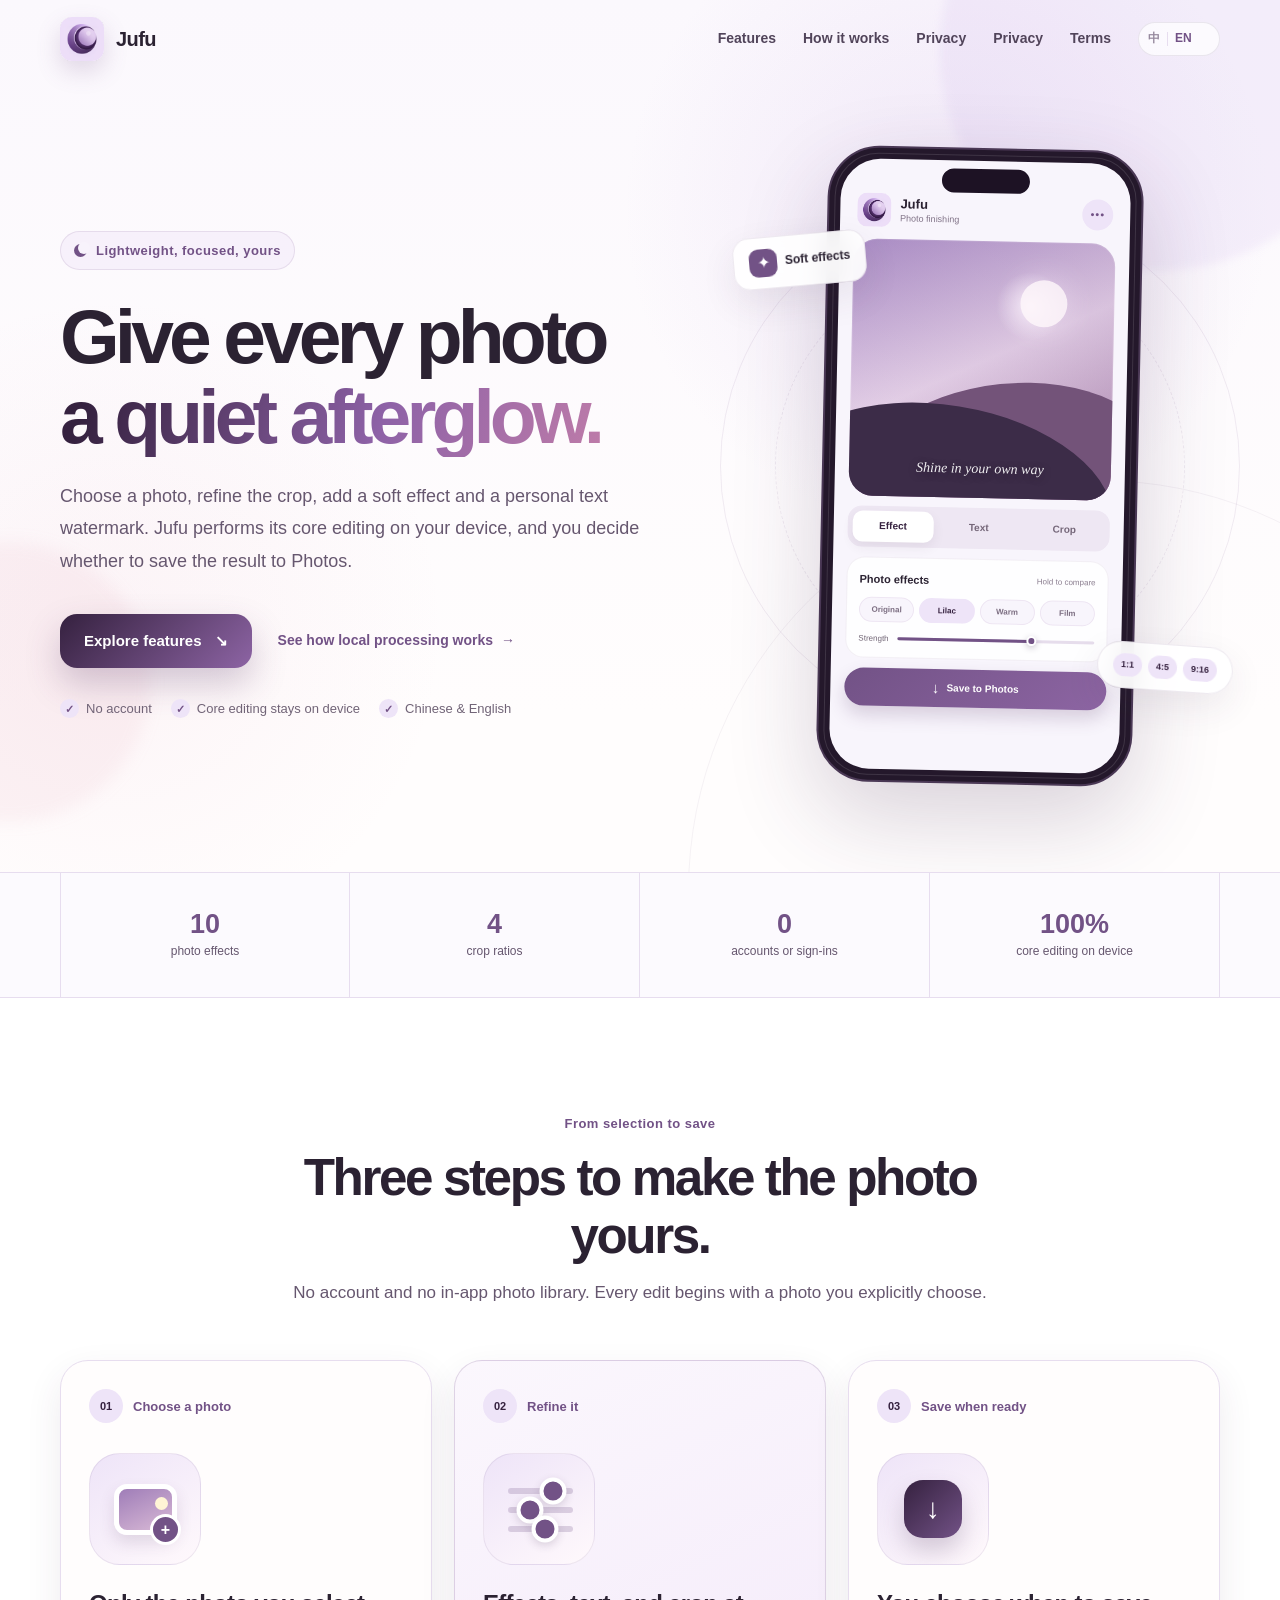
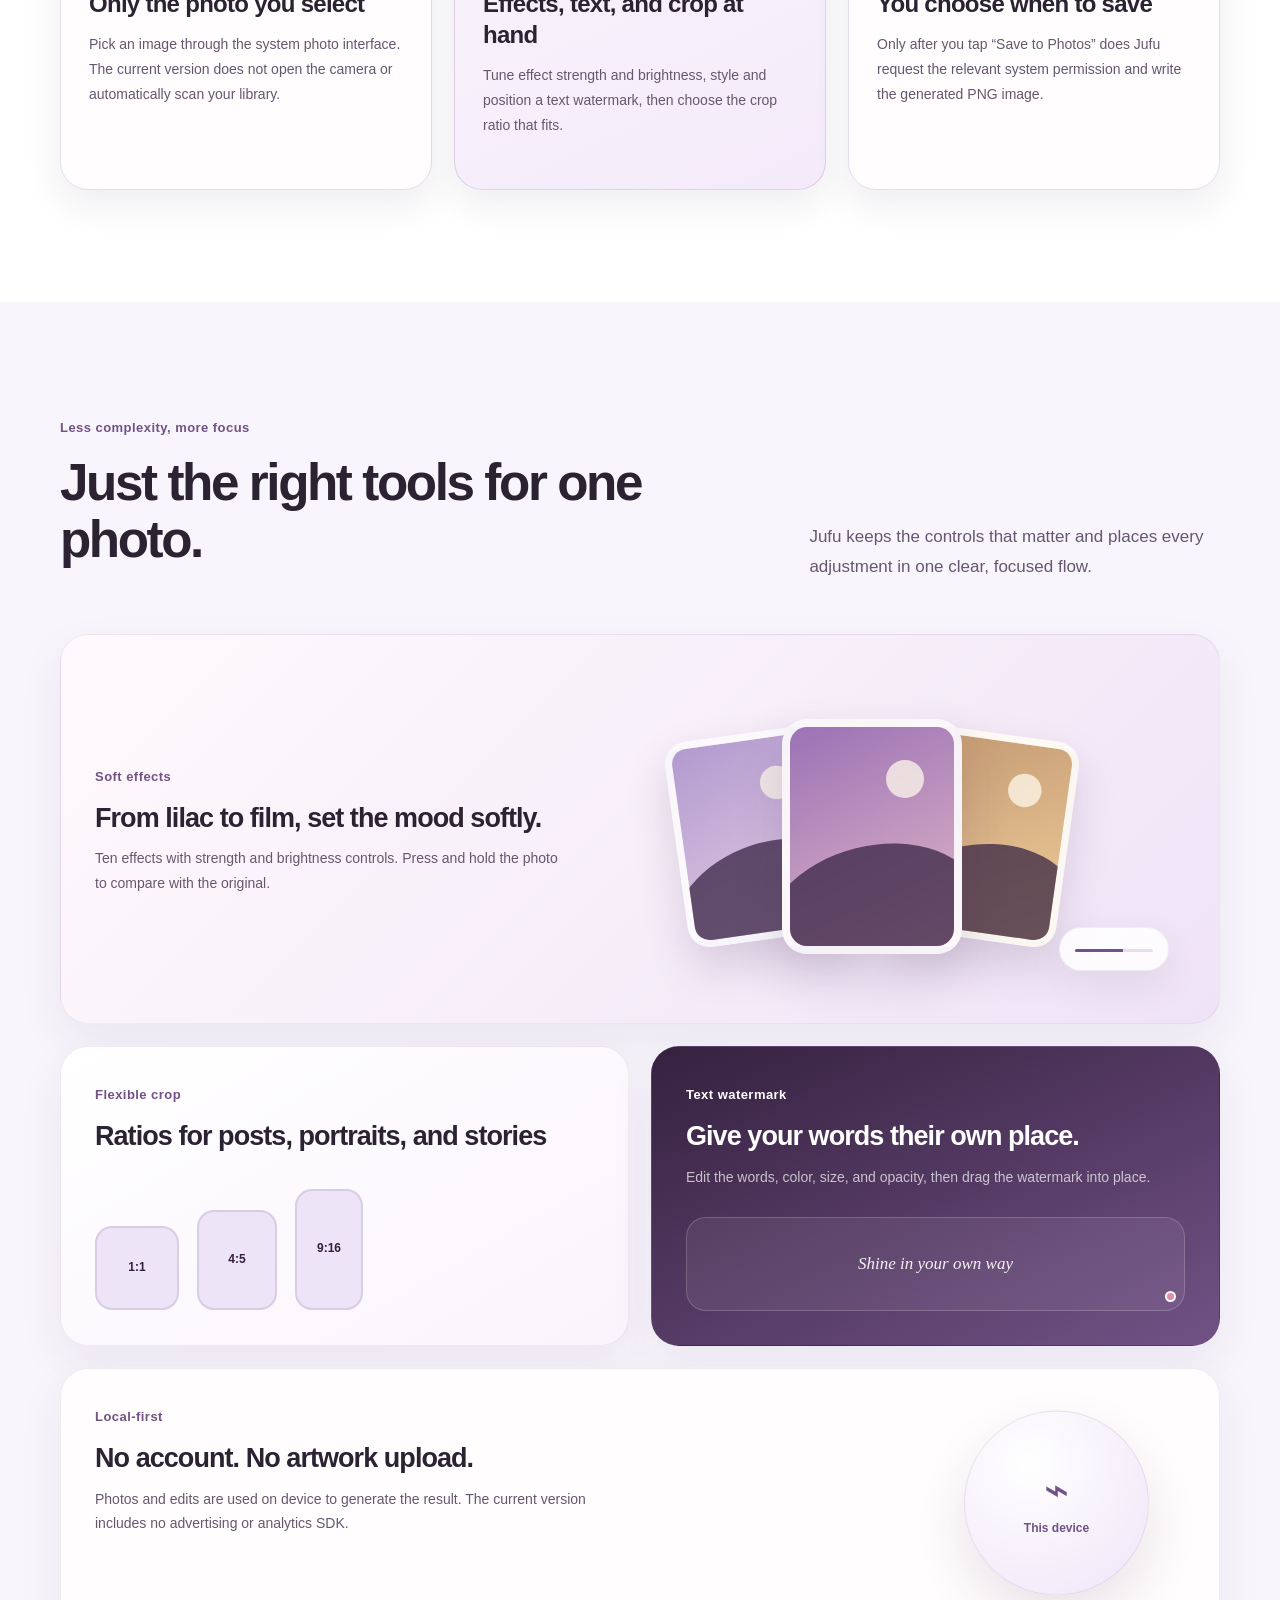
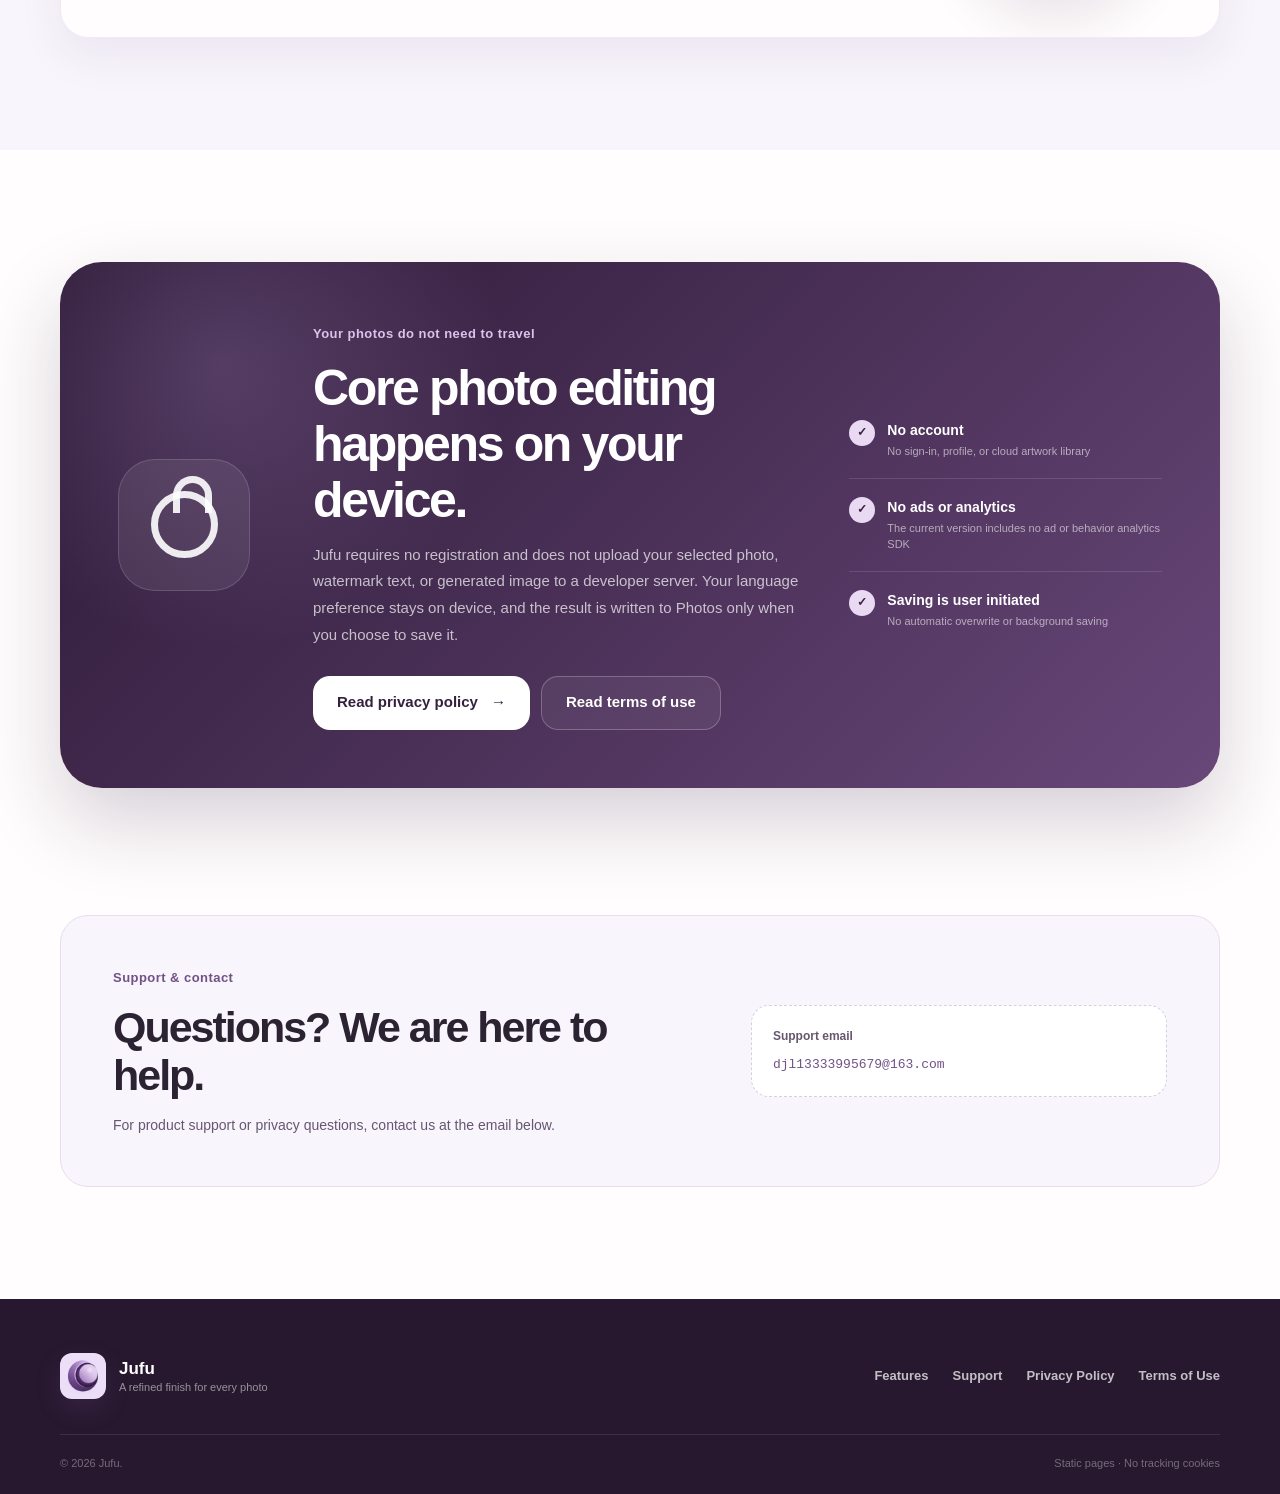
<file: apps/photo/website/index.html>
<!doctype html>
<html lang="zh-CN">
  <head>
    <meta charset="utf-8">
    <meta name="viewport" content="width=device-width, initial-scale=1">
    <meta name="theme-color" content="#725286">
    <meta name="color-scheme" content="light">
    <meta
      name="description"
      content="Jufu 是一款轻量照片编辑工具：调整构图与比例，添加柔和效果和文字水印，再由你决定是否保存到系统相册。"
    >
    <meta property="og:type" content="website">
    <meta property="og:title" content="Jufu — 为每一张照片留下精致余韵">
    <meta
      property="og:description"
      content="在设备本地完成构图、效果与文字水印编辑，无需账号。"
    >
    <meta name="twitter:card" content="summary">
    <title>Jufu — 轻量照片编辑工具</title>
    <link rel="icon" href="assets/app-icon.png">
    <link rel="apple-touch-icon" href="assets/app-icon.png">
    <link rel="stylesheet" href="styles.css">
    <script src="site.js" defer></script>
  </head>
  <body data-page="home">
    <a
      class="skip-link"
      href="#main"
      data-zh="跳到主要内容"
      data-en="Skip to main content"
    >跳到主要内容</a>

    <header class="site-header" data-header>
      <div class="shell header-inner">
        <a class="brand" href="#top" aria-label="Jufu 首页">
          <img src="assets/app-icon.png" alt="" width="44" height="44">
          <span>Jufu</span>
        </a>

        <button
          class="menu-button"
          type="button"
          aria-expanded="false"
          aria-controls="site-nav"
          data-menu-button
        >
          <span class="sr-only" data-zh="打开导航" data-en="Open navigation">打开导航</span>
          <span></span><span></span><span></span>
        </button>

        <nav class="site-nav" id="site-nav" aria-label="主要导航" data-nav>
          <a href="#features" data-zh="功能" data-en="Features">功能</a>
          <a href="#how-it-works" data-zh="使用方式" data-en="How it works">使用方式</a>
          <a href="#privacy" data-zh="隐私优先" data-en="Privacy">隐私优先</a>
          <a href="privacy.html" data-language-link data-zh="隐私政策" data-en="Privacy">隐私政策</a>
          <a href="terms.html" data-language-link data-zh="用户协议" data-en="Terms">用户协议</a>
          <div class="language-switch" role="group" aria-label="语言 / Language">
            <button type="button" data-lang-choice="zh" aria-pressed="true">中</button>
            <span aria-hidden="true"></span>
            <button type="button" data-lang-choice="en" aria-pressed="false">EN</button>
          </div>
        </nav>
      </div>
    </header>

    <main id="main">
      <section class="hero" id="top">
        <div class="hero-orb hero-orb-one" aria-hidden="true"></div>
        <div class="hero-orb hero-orb-two" aria-hidden="true"></div>
        <div class="shell hero-grid">
          <div class="hero-copy">
            <div class="eyebrow">
              <span class="eyebrow-moon" aria-hidden="true"></span>
              <span
                data-zh="轻盈、专注、由你掌控"
                data-en="Lightweight, focused, yours"
              >轻盈、专注、由你掌控</span>
            </div>
            <h1>
              <span data-zh="为每一张照片，" data-en="Give every photo">为每一张照片，</span>
              <span
                class="gradient-text"
                data-zh="留下一点月光。"
                data-en="a quiet afterglow."
              >留下一点月光。</span>
            </h1>
            <p
              class="hero-lede"
              data-zh="选一张照片，调整比例与构图，叠加柔和效果和一句文字水印。Jufu 在设备本地完成核心编辑，再由你决定是否保存到系统相册。"
              data-en="Choose a photo, refine the crop, add a soft effect and a personal text watermark. Jufu performs its core editing on your device, and you decide whether to save the result to Photos."
            >选一张照片，调整比例与构图，叠加柔和效果和一句文字水印。Jufu 在设备本地完成核心编辑，再由你决定是否保存到系统相册。</p>

            <div class="hero-actions">
              <a class="button button-primary" href="#features">
                <span data-zh="看看能做什么" data-en="Explore features">看看能做什么</span>
                <span aria-hidden="true">↘</span>
              </a>
              <a class="text-link" href="privacy.html" data-language-link>
                <span data-zh="了解本地处理方式" data-en="See how local processing works">了解本地处理方式</span>
                <span aria-hidden="true">→</span>
              </a>
            </div>

            <ul class="trust-list" aria-label="产品特点">
              <li><span aria-hidden="true">✓</span><span data-zh="无需账号" data-en="No account">无需账号</span></li>
              <li><span aria-hidden="true">✓</span><span data-zh="核心编辑在设备本地完成" data-en="Core editing stays on device">核心编辑在设备本地完成</span></li>
              <li><span aria-hidden="true">✓</span><span data-zh="中英文界面" data-en="Chinese &amp; English">中英文界面</span></li>
            </ul>
          </div>

          <div class="hero-product" aria-label="Jufu 应用界面示意">
            <div class="orbit orbit-one" aria-hidden="true"></div>
            <div class="orbit orbit-two" aria-hidden="true"></div>
            <div class="floating-chip floating-chip-top" aria-hidden="true">
              <span>✦</span>
              <b data-zh="柔和效果" data-en="Soft effects">柔和效果</b>
            </div>
            <div class="phone-frame">
              <div class="phone-sensor" aria-hidden="true"></div>
              <div class="phone-screen">
                <div class="app-topbar">
                  <div class="app-brandline">
                    <img src="assets/app-icon.png" alt="" width="34" height="34">
                    <span>
                      <strong>Jufu</strong>
                      <small data-zh="Jufu 照片编辑" data-en="Photo finishing">Jufu 照片编辑</small>
                    </span>
                  </div>
                  <span class="settings-dot" aria-hidden="true">•••</span>
                </div>

                <div class="photo-stage" aria-hidden="true">
                  <div class="mock-sky"></div>
                  <div class="mock-moon"></div>
                  <div class="mock-hill mock-hill-back"></div>
                  <div class="mock-hill mock-hill-front"></div>
                  <div class="mock-watermark">Shine in your own way</div>
                </div>

                <div class="tool-tabs" aria-hidden="true">
                  <span class="is-active" data-zh="效果" data-en="Effect">效果</span>
                  <span data-zh="水印" data-en="Text">水印</span>
                  <span data-zh="裁剪" data-en="Crop">裁剪</span>
                </div>

                <div class="effect-panel" aria-hidden="true">
                  <div class="panel-heading">
                    <strong data-zh="轻盈效果" data-en="Photo effects">轻盈效果</strong>
                    <small data-zh="长按对比原图" data-en="Hold to compare">长按对比原图</small>
                  </div>
                  <div class="filter-row">
                    <span data-zh="原图" data-en="Original">原图</span>
                    <span class="is-active" data-zh="浅紫" data-en="Lilac">浅紫</span>
                    <span data-zh="暖阳" data-en="Warm">暖阳</span>
                    <span data-zh="胶片" data-en="Film">胶片</span>
                  </div>
                  <div class="slider-row">
                    <small data-zh="效果强度" data-en="Strength">效果强度</small>
                    <div><i></i><b></b></div>
                  </div>
                </div>

                <div class="mock-save-button" aria-hidden="true">
                  <span>↓</span>
                  <strong data-zh="保存到相册" data-en="Save to Photos">保存到相册</strong>
                </div>
              </div>
            </div>
            <div class="floating-chip floating-chip-bottom" aria-hidden="true">
              <span>1:1</span><span>4:5</span><span>9:16</span>
            </div>
          </div>
        </div>
      </section>

      <section class="proof-strip" aria-label="产品原则">
        <div class="shell proof-grid">
          <div><strong>10</strong><span data-zh="种照片效果" data-en="photo effects">种照片效果</span></div>
          <div><strong>4</strong><span data-zh="种构图比例" data-en="crop ratios">种构图比例</span></div>
          <div><strong>0</strong><span data-zh="账号或登录步骤" data-en="accounts or sign-ins">账号或登录步骤</span></div>
          <div><strong>100%</strong><span data-zh="核心编辑本地完成" data-en="core editing on device">核心编辑本地完成</span></div>
        </div>
      </section>

      <section class="section workflow-section" id="how-it-works">
        <div class="shell">
          <div class="section-heading centered">
            <span class="section-kicker" data-zh="从选择到保存" data-en="From selection to save">从选择到保存</span>
            <h2 data-zh="三步，完成一张属于你的照片。" data-en="Three steps to make the photo yours.">三步，完成一张属于你的照片。</h2>
            <p
              data-zh="不建立素材库，不要求注册。每一次编辑都从你主动选择的照片开始。"
              data-en="No account and no in-app photo library. Every edit begins with a photo you explicitly choose."
            >不建立素材库，不要求注册。每一次编辑都从你主动选择的照片开始。</p>
          </div>

          <div class="workflow-grid">
            <article class="workflow-card">
              <div class="step-label"><span>01</span><b data-zh="选择照片" data-en="Choose a photo">选择照片</b></div>
              <div class="workflow-icon photo-icon" aria-hidden="true"><i></i><b></b></div>
              <h3 data-zh="只处理你选中的这一张" data-en="Only the photo you select">只处理你选中的这一张</h3>
              <p
                data-zh="通过系统照片选择界面选取图片。当前版本不会调用相机，也不会自动扫描你的整个相册。"
                data-en="Pick an image through the system photo interface. The current version does not open the camera or automatically scan your library."
              >通过系统照片选择界面选取图片。当前版本不会调用相机，也不会自动扫描你的整个相册。</p>
            </article>

            <article class="workflow-card featured-card">
              <div class="step-label"><span>02</span><b data-zh="完成编辑" data-en="Refine it">完成编辑</b></div>
              <div class="workflow-icon edit-icon" aria-hidden="true"><i></i><b></b><em></em></div>
              <h3 data-zh="效果、水印与构图都在手边" data-en="Effects, text, and crop at hand">效果、水印与构图都在手边</h3>
              <p
                data-zh="调整效果强度与亮度，设置水印文字、颜色、大小、透明度和位置，再选择适合的裁剪比例。"
                data-en="Tune effect strength and brightness, style and position a text watermark, then choose the crop ratio that fits."
              >调整效果强度与亮度，设置水印文字、颜色、大小、透明度和位置，再选择适合的裁剪比例。</p>
            </article>

            <article class="workflow-card">
              <div class="step-label"><span>03</span><b data-zh="主动保存" data-en="Save when ready">主动保存</b></div>
              <div class="workflow-icon save-icon" aria-hidden="true"><i>↓</i></div>
              <h3 data-zh="由你决定何时写入相册" data-en="You choose when to save">由你决定何时写入相册</h3>
              <p
                data-zh="只有点击“保存到相册”后，Jufu 才会请求相应系统权限并写入生成的 PNG 图片。"
                data-en="Only after you tap “Save to Photos” does Jufu request the relevant system permission and write the generated PNG image."
              >只有点击“保存到相册”后，Jufu 才会请求相应系统权限并写入生成的 PNG 图片。</p>
            </article>
          </div>
        </div>
      </section>

      <section class="section features-section" id="features">
        <div class="shell">
          <div class="section-heading split-heading">
            <div>
              <span class="section-kicker" data-zh="少一点复杂，多一点专注" data-en="Less complexity, more focus">少一点复杂，多一点专注</span>
              <h2 data-zh="围绕一张照片，刚刚好的工具。" data-en="Just the right tools for one photo.">围绕一张照片，刚刚好的工具。</h2>
            </div>
            <p
              data-zh="Jufu 保留必要的控制，把每项调整放在清晰的单页流程里。"
              data-en="Jufu keeps the controls that matter and places every adjustment in one clear, focused flow."
            >Jufu 保留必要的控制，把每项调整放在清晰的单页流程里。</p>
          </div>

          <div class="feature-bento">
            <article class="feature-tile feature-large effect-feature">
              <div class="feature-copy">
                <span class="mini-kicker" data-zh="柔和效果" data-en="Soft effects">柔和效果</span>
                <h3 data-zh="从浅紫到胶片，让情绪轻轻落下。" data-en="From lilac to film, set the mood softly.">从浅紫到胶片，让情绪轻轻落下。</h3>
                <p
                  data-zh="十种效果配合强度和亮度控制；长按照片，随时与原图对比。"
                  data-en="Ten effects with strength and brightness controls. Press and hold the photo to compare with the original."
                >十种效果配合强度和亮度控制；长按照片，随时与原图对比。</p>
              </div>
              <div class="palette-visual" aria-hidden="true">
                <span class="palette-card palette-one"></span>
                <span class="palette-card palette-two"></span>
                <span class="palette-card palette-three"></span>
                <i></i>
              </div>
            </article>

            <article class="feature-tile crop-feature">
              <span class="mini-kicker" data-zh="灵活构图" data-en="Flexible crop">灵活构图</span>
              <h3 data-zh="适合头像、动态与故事的比例" data-en="Ratios for posts, portraits, and stories">适合头像、动态与故事的比例</h3>
              <div class="ratio-visual" aria-hidden="true"><span>1:1</span><span>4:5</span><span>9:16</span></div>
            </article>

            <article class="feature-tile watermark-feature">
              <span class="mini-kicker" data-zh="文字水印" data-en="Text watermark">文字水印</span>
              <h3 data-zh="一句话，也可以有自己的位置。" data-en="Give your words their own place.">一句话，也可以有自己的位置。</h3>
              <p
                data-zh="编辑文字、颜色、大小和透明度，并把它拖到合适的位置。"
                data-en="Edit the words, color, size, and opacity, then drag the watermark into place."
              >编辑文字、颜色、大小和透明度，并把它拖到合适的位置。</p>
              <div class="watermark-visual" aria-hidden="true"><span>Shine in your own way</span><i></i></div>
            </article>

            <article class="feature-tile local-feature">
              <span class="mini-kicker" data-zh="本地优先" data-en="Local-first">本地优先</span>
              <h3 data-zh="没有账号，也没有作品上传。" data-en="No account. No artwork upload.">没有账号，也没有作品上传。</h3>
              <p
                data-zh="照片和编辑内容用于设备本地生成结果。当前版本未集成广告或分析 SDK。"
                data-en="Photos and edits are used on device to generate the result. The current version includes no advertising or analytics SDK."
              >照片和编辑内容用于设备本地生成结果。当前版本未集成广告或分析 SDK。</p>
              <div class="local-badge" aria-hidden="true"><span>⌁</span><b data-zh="仅此设备" data-en="This device">仅此设备</b></div>
            </article>
          </div>
        </div>
      </section>

      <section class="section privacy-section" id="privacy">
        <div class="shell privacy-panel">
          <div class="privacy-mark" aria-hidden="true"><span></span></div>
          <div class="privacy-copy">
            <span class="section-kicker" data-zh="你的照片，不必去远方" data-en="Your photos do not need to travel">你的照片，不必去远方</span>
            <h2 data-zh="核心照片编辑在设备本地完成。" data-en="Core photo editing happens on your device.">核心照片编辑在设备本地完成。</h2>
            <p
              data-zh="Jufu 不要求注册，不把选中的照片、文字水印或生成图片上传到开发者服务器。语言偏好保存在本机；只有你主动点击保存时，生成图片才会写入系统相册。"
              data-en="Jufu requires no registration and does not upload your selected photo, watermark text, or generated image to a developer server. Your language preference stays on device, and the result is written to Photos only when you choose to save it."
            >Jufu 不要求注册，不把选中的照片、文字水印或生成图片上传到开发者服务器。语言偏好保存在本机；只有你主动点击保存时，生成图片才会写入系统相册。</p>
            <div class="privacy-actions">
              <a class="button button-light" href="privacy.html" data-language-link>
                <span data-zh="阅读隐私政策" data-en="Read privacy policy">阅读隐私政策</span>
                <span aria-hidden="true">→</span>
              </a>
              <a class="button button-ghost" href="terms.html" data-language-link>
                <span data-zh="阅读用户协议" data-en="Read terms of use">阅读用户协议</span>
              </a>
            </div>
          </div>
          <ul class="privacy-points">
            <li><span aria-hidden="true">✓</span><div><strong data-zh="不建立账号" data-en="No account">不建立账号</strong><small data-zh="没有登录、用户档案或云端作品库" data-en="No sign-in, profile, or cloud artwork library">没有登录、用户档案或云端作品库</small></div></li>
            <li><span aria-hidden="true">✓</span><div><strong data-zh="不集成广告与分析" data-en="No ads or analytics">不集成广告与分析</strong><small data-zh="当前版本未集成广告或行为分析 SDK" data-en="The current version includes no ad or behavior analytics SDK">当前版本未集成广告或行为分析 SDK</small></div></li>
            <li><span aria-hidden="true">✓</span><div><strong data-zh="保存由你触发" data-en="Saving is user initiated">保存由你触发</strong><small data-zh="不自动覆盖原图，不后台保存" data-en="No automatic overwrite or background saving">不自动覆盖原图，不后台保存</small></div></li>
          </ul>
        </div>
      </section>

      <section class="section support-section" id="support">
        <div class="shell support-card">
          <div>
            <span class="section-kicker" data-zh="支持与联系" data-en="Support &amp; contact">支持与联系</span>
            <h2 data-zh="遇到问题，欢迎告诉我们。" data-en="Questions? We are here to help.">遇到问题，欢迎告诉我们。</h2>
            <p
              data-zh="如有使用或隐私方面的问题，请通过下方邮箱联系我们。"
              data-en="For product support or privacy questions, contact us at the email below."
            >如有使用或隐私方面的问题，请通过下方邮箱联系我们。</p>
          </div>
          <div class="contact-placeholder">
            <span data-zh="支持邮箱" data-en="Support email">支持邮箱</span>
            <code><a href="mailto:djl13333995679@163.com">djl13333995679@163.com</a></code>
          </div>
        </div>
      </section>
    </main>

    <footer class="site-footer">
      <div class="shell footer-grid">
        <div class="footer-brand">
          <img src="assets/app-icon.png" alt="" width="46" height="46">
          <span><strong>Jufu</strong><small data-zh="为每一张照片留下精致余韵" data-en="A refined finish for every photo">为每一张照片留下精致余韵</small></span>
        </div>
        <nav aria-label="页脚导航">
          <a href="#features" data-zh="功能" data-en="Features">功能</a>
          <a href="#support" data-zh="支持" data-en="Support">支持</a>
          <a href="privacy.html" data-language-link data-zh="隐私政策" data-en="Privacy Policy">隐私政策</a>
          <a href="terms.html" data-language-link data-zh="用户协议" data-en="Terms of Use">用户协议</a>
        </nav>
      </div>
      <div class="shell footer-bottom">
        <span>© <span data-current-year>2026</span> Jufu.</span>
        <span data-zh="静态页面 · 不设置追踪 Cookie" data-en="Static pages · No tracking cookies">静态页面 · 不设置追踪 Cookie</span>
      </div>
    </footer>
  </body>
</html>
</file>
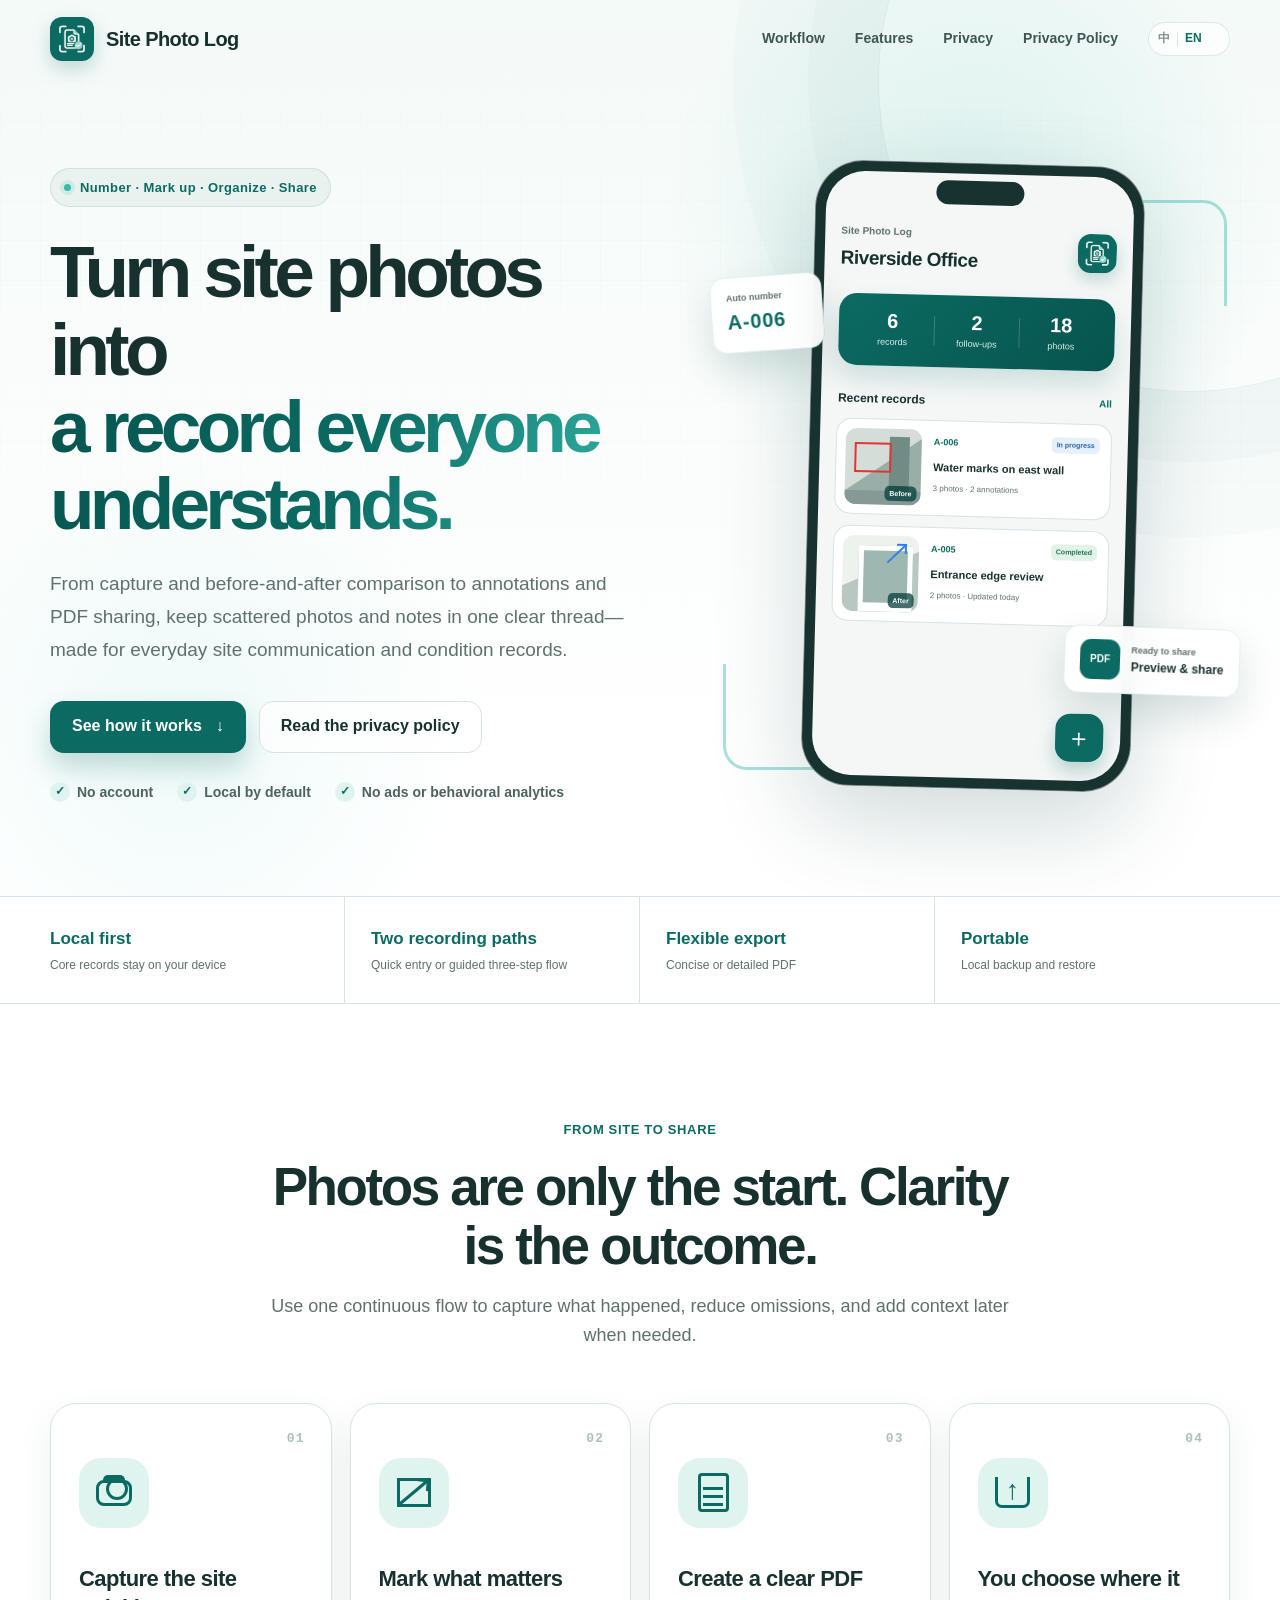
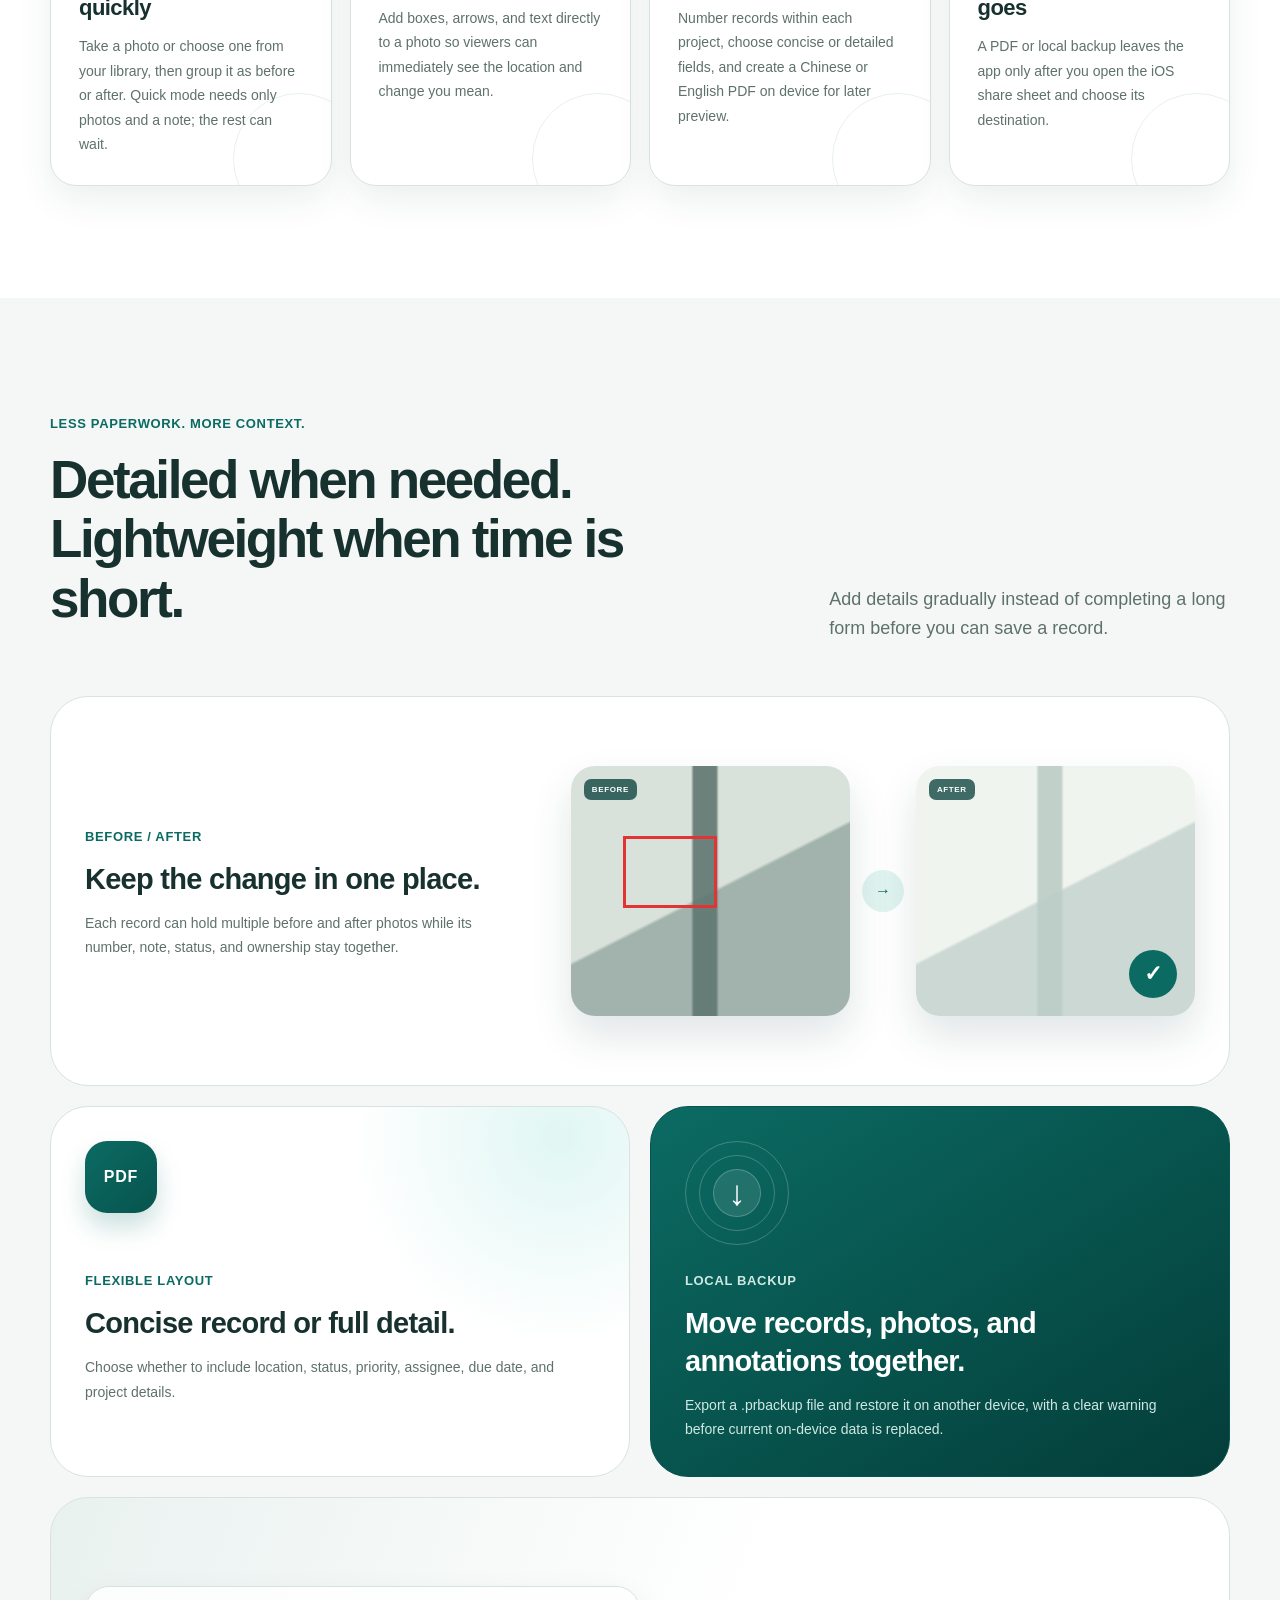
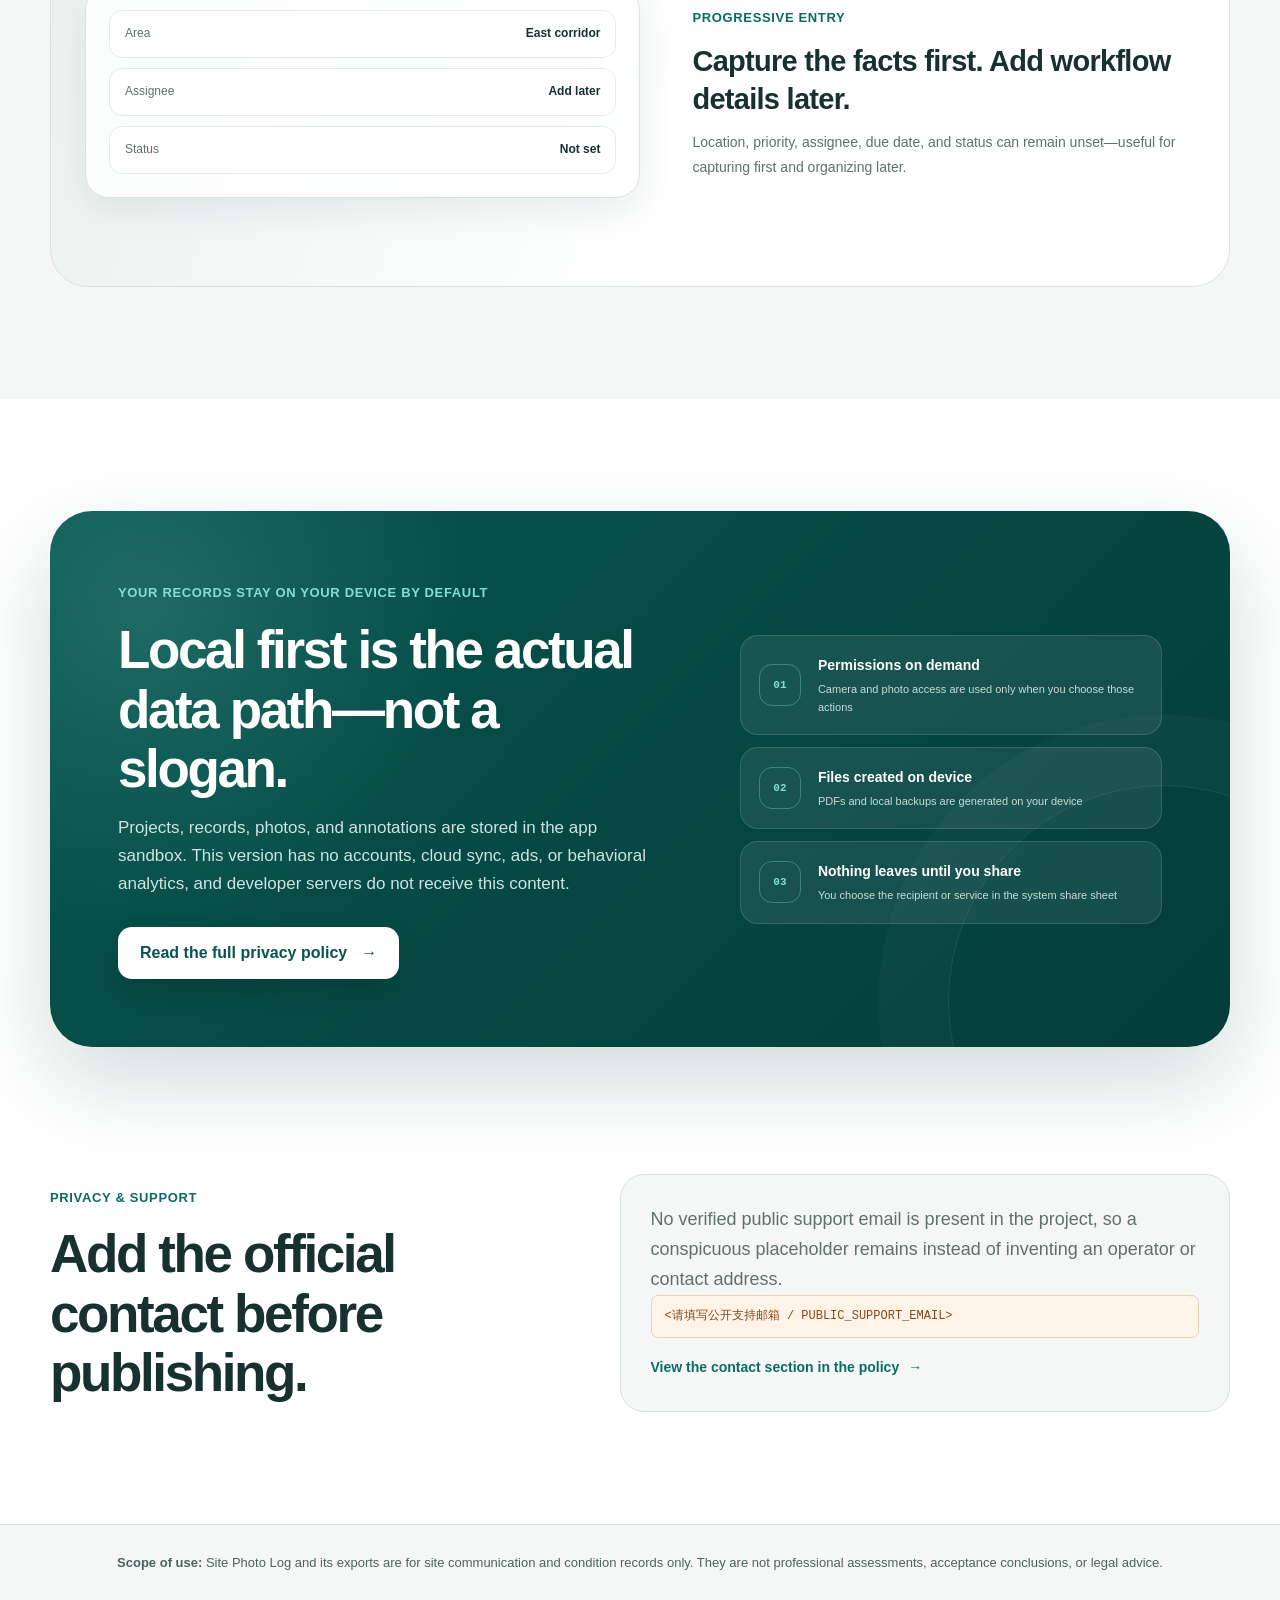
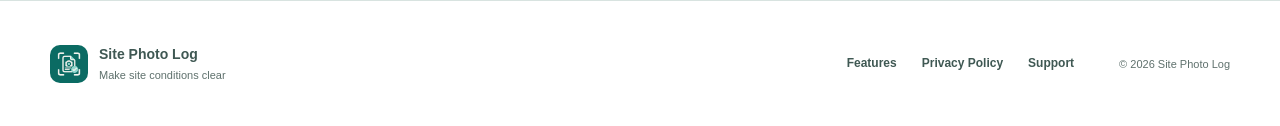
<file: apps/photoreport/website/index.html>
<!doctype html>
<html lang="zh-CN">
  <head>
    <meta charset="utf-8">
    <meta name="viewport" content="width=device-width, initial-scale=1">
    <meta name="theme-color" content="#0b6b63">
    <meta name="color-scheme" content="light">
    <meta
      name="description"
      content="现场照片记录是一款本地优先的 iOS 照片整理工具：拍摄、标注、编号并生成便于分享的 PDF 沟通记录。"
    >
    <meta property="og:type" content="website">
    <meta property="og:title" content="现场照片记录 — 把现场情况说清楚">
    <meta
      property="og:description"
      content="拍摄、标注、编号、整理分享。核心记录默认只保存在你的设备上。"
    >
    <meta property="og:image" content="assets/og.png">
    <meta name="twitter:card" content="summary_large_image">
    <title>现场照片记录 — 拍摄、标注、整理分享</title>
    <link rel="icon" href="assets/app-icon.png">
    <link rel="apple-touch-icon" href="assets/app-icon.png">
    <link rel="stylesheet" href="styles.css">
    <script src="site.js" defer></script>
  </head>
  <body data-page="home">
    <a class="skip-link" href="#main" data-zh="跳到主要内容" data-en="Skip to main content">跳到主要内容</a>

    <header class="site-header" data-header>
      <div class="shell header-inner">
        <a class="brand" href="#top" aria-label="现场照片记录首页">
          <img src="assets/app-icon.png" alt="" width="44" height="44">
          <span data-zh="现场照片记录" data-en="Site Photo Log">现场照片记录</span>
        </a>

        <button
          class="menu-button"
          type="button"
          aria-expanded="false"
          aria-controls="site-nav"
          data-menu-button
        >
          <span class="sr-only" data-zh="打开导航" data-en="Open navigation">打开导航</span>
          <span></span><span></span><span></span>
        </button>

        <nav class="site-nav" id="site-nav" aria-label="主要导航" data-nav>
          <a href="#workflow" data-zh="使用方式" data-en="Workflow">使用方式</a>
          <a href="#features" data-zh="功能" data-en="Features">功能</a>
          <a href="#privacy" data-zh="隐私优先" data-en="Privacy">隐私优先</a>
          <a href="privacy.html" data-language-link data-zh="隐私政策" data-en="Privacy Policy">隐私政策</a>
          <div class="language-switch" role="group" aria-label="语言 / Language">
            <button type="button" data-lang-choice="zh" aria-pressed="true">中</button>
            <span aria-hidden="true"></span>
            <button type="button" data-lang-choice="en" aria-pressed="false">EN</button>
          </div>
        </nav>
      </div>
    </header>

    <main id="main">
      <section class="hero" id="top">
        <div class="hero-grid-lines" aria-hidden="true"></div>
        <div class="shell hero-layout">
          <div class="hero-copy">
            <div class="eyebrow">
              <span class="eyebrow-dot" aria-hidden="true"></span>
              <span data-zh="编号 · 标注 · 整理分享" data-en="Number · Mark up · Organize · Share">编号 · 标注 · 整理分享</span>
            </div>
            <h1>
              <span data-zh="把现场照片，" data-en="Turn site photos into">把现场照片，</span>
              <span class="accent-text" data-zh="整理成一份说得清的记录。" data-en="a record everyone understands.">整理成一份说得清的记录。</span>
            </h1>
            <p class="hero-lede" data-zh="从拍摄、前后对照到重点标注与 PDF 分享，把散乱图片和说明放回同一条清晰线索。适合日常现场沟通与情况记录。" data-en="From capture and before-and-after comparison to annotations and PDF sharing, keep scattered photos and notes in one clear thread—made for everyday site communication and condition records.">
              从拍摄、前后对照到重点标注与 PDF 分享，把散乱图片和说明放回同一条清晰线索。适合日常现场沟通与情况记录。
            </p>
            <div class="hero-actions">
              <a class="button button-primary" href="#workflow">
                <span data-zh="看看如何使用" data-en="See how it works">看看如何使用</span>
                <span aria-hidden="true">↓</span>
              </a>
              <a class="button button-secondary" href="privacy.html" data-language-link>
                <span data-zh="阅读隐私政策" data-en="Read the privacy policy">阅读隐私政策</span>
              </a>
            </div>
            <ul class="trust-list" aria-label="产品特点">
              <li><span aria-hidden="true">✓</span><span data-zh="无需注册" data-en="No account">无需注册</span></li>
              <li><span aria-hidden="true">✓</span><span data-zh="默认本地保存" data-en="Local by default">默认本地保存</span></li>
              <li><span aria-hidden="true">✓</span><span data-zh="无广告与行为分析" data-en="No ads or behavioral analytics">无广告与行为分析</span></li>
            </ul>
          </div>

          <div class="hero-product" aria-label="现场照片记录应用界面示意">
            <div class="focus-corner focus-corner-top" aria-hidden="true"></div>
            <div class="focus-corner focus-corner-bottom" aria-hidden="true"></div>
            <div class="floating-note note-number" aria-hidden="true">
              <small data-zh="自动编号" data-en="Auto number">自动编号</small>
              <strong>A-006</strong>
            </div>
            <div class="phone-frame">
              <div class="phone-sensor" aria-hidden="true"></div>
              <div class="phone-screen">
                <div class="app-topbar">
                  <div>
                    <small data-zh="现场照片记录" data-en="Site Photo Log">现场照片记录</small>
                    <strong data-zh="滨江办公区" data-en="Riverside Office">滨江办公区</strong>
                  </div>
                  <span class="app-avatar"><img src="assets/app-icon.png" alt=""></span>
                </div>
                <div class="project-summary">
                  <span><b>6</b><small data-zh="记录" data-en="records">记录</small></span>
                  <i></i>
                  <span><b>2</b><small data-zh="待跟进" data-en="follow-ups">待跟进</small></span>
                  <i></i>
                  <span><b>18</b><small data-zh="照片" data-en="photos">照片</small></span>
                </div>
                <div class="record-heading">
                  <strong data-zh="最近记录" data-en="Recent records">最近记录</strong>
                  <span data-zh="全部" data-en="All">全部</span>
                </div>
                <article class="record-card">
                  <div class="record-photo photo-one">
                    <span class="annotation-box" aria-hidden="true"></span>
                    <span class="photo-label" data-zh="处理前" data-en="Before">处理前</span>
                  </div>
                  <div class="record-copy">
                    <div><span>A-006</span><em data-zh="处理中" data-en="In progress">处理中</em></div>
                    <strong data-zh="东侧墙面渗水痕迹" data-en="Water marks on east wall">东侧墙面渗水痕迹</strong>
                    <small data-zh="3 张照片 · 2 个标注" data-en="3 photos · 2 annotations">3 张照片 · 2 个标注</small>
                  </div>
                </article>
                <article class="record-card">
                  <div class="record-photo photo-two">
                    <span class="annotation-arrow" aria-hidden="true"></span>
                    <span class="photo-label" data-zh="处理后" data-en="After">处理后</span>
                  </div>
                  <div class="record-copy">
                    <div><span>A-005</span><em class="status-done" data-zh="已完成" data-en="Completed">已完成</em></div>
                    <strong data-zh="入口收边复核" data-en="Entrance edge review">入口收边复核</strong>
                    <small data-zh="2 张照片 · 今天更新" data-en="2 photos · Updated today">2 张照片 · 今天更新</small>
                  </div>
                </article>
                <button class="fake-fab" type="button" tabindex="-1" aria-hidden="true">＋</button>
              </div>
            </div>
            <div class="floating-note note-share" aria-hidden="true">
              <span>PDF</span>
              <div><small data-zh="整理完成" data-en="Ready to share">整理完成</small><strong data-zh="可预览与分享" data-en="Preview &amp; share">可预览与分享</strong></div>
            </div>
          </div>
        </div>
      </section>

      <section class="principles" aria-label="产品原则">
        <div class="shell principle-grid">
          <div><strong data-zh="本地优先" data-en="Local first">本地优先</strong><span data-zh="核心记录默认不上传" data-en="Core records stay on your device">核心记录默认不上传</span></div>
          <div><strong data-zh="两种记录路径" data-en="Two recording paths">两种记录路径</strong><span data-zh="快速图文或三步完整记录" data-en="Quick entry or guided three-step flow">快速图文或三步完整记录</span></div>
          <div><strong data-zh="灵活导出" data-en="Flexible export">灵活导出</strong><span data-zh="简洁或完整 PDF" data-en="Concise or detailed PDF">简洁或完整 PDF</span></div>
          <div><strong data-zh="可迁移" data-en="Portable">可迁移</strong><span data-zh="本地备份与恢复" data-en="Local backup and restore">本地备份与恢复</span></div>
        </div>
      </section>

      <section class="section workflow-section" id="workflow">
        <div class="shell">
          <div class="section-heading centered">
            <span class="section-kicker" data-zh="从现场到分享" data-en="From site to share">从现场到分享</span>
            <h2 data-zh="照片不是终点，清楚的沟通才是。" data-en="Photos are only the start. Clarity is the outcome.">照片不是终点，清楚的沟通才是。</h2>
            <p data-zh="用一个连续流程把现场情况记录下来，减少遗漏，也方便稍后继续补充。" data-en="Use one continuous flow to capture what happened, reduce omissions, and add context later when needed.">用一个连续流程把现场情况记录下来，减少遗漏，也方便稍后继续补充。</p>
          </div>

          <div class="workflow-grid">
            <article class="workflow-card">
              <span class="step-index">01</span>
              <div class="step-icon camera-icon" aria-hidden="true"><i></i></div>
              <h3 data-zh="快速拍下现场" data-en="Capture the site quickly">快速拍下现场</h3>
              <p data-zh="从相机拍摄或相册导入，按处理前、处理后归类。快速模式只需照片与说明，其他字段以后再补。" data-en="Take a photo or choose one from your library, then group it as before or after. Quick mode needs only photos and a note; the rest can wait.">从相机拍摄或相册导入，按处理前、处理后归类。快速模式只需照片与说明，其他字段以后再补。</p>
            </article>
            <article class="workflow-card">
              <span class="step-index">02</span>
              <div class="step-icon mark-icon" aria-hidden="true"><i></i><b></b></div>
              <h3 data-zh="把重点标出来" data-en="Mark what matters">把重点标出来</h3>
              <p data-zh="使用方框、箭头和文字直接标注照片，让查看者不用猜测你想说明的位置与变化。" data-en="Add boxes, arrows, and text directly to a photo so viewers can immediately see the location and change you mean.">使用方框、箭头和文字直接标注照片，让查看者不用猜测你想说明的位置与变化。</p>
            </article>
            <article class="workflow-card">
              <span class="step-index">03</span>
              <div class="step-icon document-icon" aria-hidden="true"><i></i><b></b></div>
              <h3 data-zh="整理成清晰 PDF" data-en="Create a clear PDF">整理成清晰 PDF</h3>
              <p data-zh="按项目自动编号，选择简洁或完整字段，在设备上生成中文或英文 PDF，并随时再次预览。" data-en="Number records within each project, choose concise or detailed fields, and create a Chinese or English PDF on device for later preview.">按项目自动编号，选择简洁或完整字段，在设备上生成中文或英文 PDF，并随时再次预览。</p>
            </article>
            <article class="workflow-card">
              <span class="step-index">04</span>
              <div class="step-icon share-icon" aria-hidden="true"><i>↑</i></div>
              <h3 data-zh="由你决定发给谁" data-en="You choose where it goes">由你决定发给谁</h3>
              <p data-zh="只有在你主动打开 iOS 系统分享面板后，PDF 或本地备份才会离开应用，接收方由你选择。" data-en="A PDF or local backup leaves the app only after you open the iOS share sheet and choose its destination.">只有在你主动打开 iOS 系统分享面板后，PDF 或本地备份才会离开应用，接收方由你选择。</p>
            </article>
          </div>
        </div>
      </section>

      <section class="section features-section" id="features">
        <div class="shell">
          <div class="section-heading split-heading">
            <div>
              <span class="section-kicker" data-zh="少一点表格，多一点现场" data-en="Less paperwork. More context.">少一点表格，多一点现场</span>
              <h2 data-zh="需要时够完整，赶时间时够轻。" data-en="Detailed when needed. Lightweight when time is short.">需要时够完整，赶时间时够轻。</h2>
            </div>
            <p data-zh="信息可以逐步补齐，不必为了创建一条记录先完成一份长表单。" data-en="Add details gradually instead of completing a long form before you can save a record.">信息可以逐步补齐，不必为了创建一条记录先完成一份长表单。</p>
          </div>

          <div class="feature-bento">
            <article class="feature-tile feature-wide compare-feature">
              <div class="feature-copy">
                <span class="mini-kicker" data-zh="处理前 / 处理后" data-en="Before / After">处理前 / 处理后</span>
                <h3 data-zh="同一件事，变化前后放在一起。" data-en="Keep the change in one place.">同一件事，变化前后放在一起。</h3>
                <p data-zh="每条记录可包含多张处理前与处理后照片，编号、说明、状态和责任信息始终归在同一条记录下。" data-en="Each record can hold multiple before and after photos while its number, note, status, and ownership stay together.">每条记录可包含多张处理前与处理后照片，编号、说明、状态和责任信息始终归在同一条记录下。</p>
              </div>
              <div class="comparison-demo" aria-hidden="true">
                <div class="demo-photo demo-before"><span>BEFORE</span><i></i></div>
                <div class="comparison-arrow">→</div>
                <div class="demo-photo demo-after"><span>AFTER</span><b>✓</b></div>
              </div>
            </article>

            <article class="feature-tile pdf-feature">
              <span class="feature-badge">PDF</span>
              <span class="mini-kicker" data-zh="按需排版" data-en="Flexible layout">按需排版</span>
              <h3 data-zh="简洁记录或完整资料。" data-en="Concise record or full detail.">简洁记录或完整资料。</h3>
              <p data-zh="自行决定是否包含位置、状态、优先级、负责人、期限与项目资料。" data-en="Choose whether to include location, status, priority, assignee, due date, and project details.">自行决定是否包含位置、状态、优先级、负责人、期限与项目资料。</p>
            </article>

            <article class="feature-tile backup-feature">
              <div class="backup-rings" aria-hidden="true"><span></span><span></span><span></span><i>↓</i></div>
              <span class="mini-kicker" data-zh="本地备份" data-en="Local backup">本地备份</span>
              <h3 data-zh="记录、照片与标注一起带走。" data-en="Move records, photos, and annotations together.">记录、照片与标注一起带走。</h3>
              <p data-zh="导出 .prbackup 文件，并在另一台设备恢复。恢复前会明确提示替换当前本机数据。" data-en="Export a .prbackup file and restore it on another device, with a clear warning before current on-device data is replaced.">导出 .prbackup 文件，并在另一台设备恢复。恢复前会明确提示替换当前本机数据。</p>
            </article>

            <article class="feature-tile feature-wide field-feature">
              <div class="field-demo" aria-hidden="true">
                <span><i data-zh="区域" data-en="Area">区域</i><b data-zh="东侧走廊" data-en="East corridor">东侧走廊</b></span>
                <span><i data-zh="负责人" data-en="Assignee">负责人</i><b data-zh="稍后补充" data-en="Add later">稍后补充</b></span>
                <span><i data-zh="状态" data-en="Status">状态</i><b data-zh="未设置" data-en="Not set">未设置</b></span>
              </div>
              <div class="feature-copy">
                <span class="mini-kicker" data-zh="渐进填写" data-en="Progressive entry">渐进填写</span>
                <h3 data-zh="先把事实留下，再补责任与进度。" data-en="Capture the facts first. Add workflow details later.">先把事实留下，再补责任与进度。</h3>
                <p data-zh="位置、优先级、负责人、期限与处理状态都可以保持未设置，适合现场先记录、会后再整理。" data-en="Location, priority, assignee, due date, and status can remain unset—useful for capturing first and organizing later.">位置、优先级、负责人、期限与处理状态都可以保持未设置，适合现场先记录、会后再整理。</p>
              </div>
            </article>
          </div>
        </div>
      </section>

      <section class="section privacy-section" id="privacy">
        <div class="shell privacy-panel">
          <div class="privacy-copy">
            <span class="section-kicker light-kicker" data-zh="你的记录，默认留在你的设备" data-en="Your records stay on your device by default">你的记录，默认留在你的设备</span>
            <h2 data-zh="本地优先不是口号，是当前版本的数据路径。" data-en="Local first is the actual data path—not a slogan.">本地优先不是口号，是当前版本的数据路径。</h2>
            <p data-zh="项目、记录、照片与标注保存在应用沙盒中。当前版本没有账号、云同步、广告或用户行为分析；开发者服务器不会接收这些内容。" data-en="Projects, records, photos, and annotations are stored in the app sandbox. This version has no accounts, cloud sync, ads, or behavioral analytics, and developer servers do not receive this content.">项目、记录、照片与标注保存在应用沙盒中。当前版本没有账号、云同步、广告或用户行为分析；开发者服务器不会接收这些内容。</p>
            <a class="button button-light" href="privacy.html" data-language-link>
              <span data-zh="查看完整隐私政策" data-en="Read the full privacy policy">查看完整隐私政策</span>
              <span aria-hidden="true">→</span>
            </a>
          </div>
          <ul class="privacy-facts">
            <li><span aria-hidden="true">01</span><div><strong data-zh="按需请求权限" data-en="Permissions on demand">按需请求权限</strong><small data-zh="仅在拍照或选择照片时使用相机与相册权限" data-en="Camera and photo access are used only when you choose those actions">仅在拍照或选择照片时使用相机与相册权限</small></div></li>
            <li><span aria-hidden="true">02</span><div><strong data-zh="设备内生成文件" data-en="Files created on device">设备内生成文件</strong><small data-zh="PDF 与本地备份都在设备上生成" data-en="PDFs and local backups are generated on your device">PDF 与本地备份都在设备上生成</small></div></li>
            <li><span aria-hidden="true">03</span><div><strong data-zh="主动分享才会离开" data-en="Nothing leaves until you share">主动分享才会离开</strong><small data-zh="接收方或第三方服务由你在系统面板中选择" data-en="You choose the recipient or service in the system share sheet">接收方或第三方服务由你在系统面板中选择</small></div></li>
          </ul>
        </div>
      </section>

      <section class="section support-section" id="support">
        <div class="shell support-grid">
          <div>
            <span class="section-kicker" data-zh="隐私与支持" data-en="Privacy & support">隐私与支持</span>
            <h2 data-zh="发布前，请补充正式联系方式。" data-en="Add the official contact before publishing.">发布前，请补充正式联系方式。</h2>
          </div>
          <div class="support-card">
            <p data-zh="当前项目中没有可核实的公开支持邮箱，因此这里保留了醒目的占位值，避免代替你编造运营者或联系方式。" data-en="No verified public support email is present in the project, so a conspicuous placeholder remains instead of inventing an operator or contact address.">当前项目中没有可核实的公开支持邮箱，因此这里保留了醒目的占位值，避免代替你编造运营者或联系方式。</p>
            <code>&lt;请填写公开支持邮箱 / PUBLIC_SUPPORT_EMAIL&gt;</code>
            <a href="privacy.html#contact" data-language-link data-anchor-zh="contact" data-anchor-en="en-contact"><span data-zh="查看政策中的联系说明" data-en="View the contact section in the policy">查看政策中的联系说明</span> <span aria-hidden="true">→</span></a>
          </div>
        </div>
      </section>

      <section class="use-notice">
        <div class="shell">
          <p><strong data-zh="使用边界：" data-en="Scope of use: ">使用边界：</strong><span data-zh="现场照片记录及其导出内容仅用于现场沟通与情况记录，不构成专业鉴定、验收结论或法律意见。" data-en="Site Photo Log and its exports are for site communication and condition records only. They are not professional assessments, acceptance conclusions, or legal advice.">现场照片记录及其导出内容仅用于现场沟通与情况记录，不构成专业鉴定、验收结论或法律意见。</span></p>
        </div>
      </section>
    </main>

    <footer class="site-footer">
      <div class="shell footer-inner">
        <div class="footer-brand">
          <img src="assets/app-icon.png" alt="" width="38" height="38">
          <div><strong data-zh="现场照片记录" data-en="Site Photo Log">现场照片记录</strong><small data-zh="把现场情况整理清楚" data-en="Make site conditions clear">把现场情况整理清楚</small></div>
        </div>
        <nav aria-label="页脚导航">
          <a href="#features" data-zh="功能" data-en="Features">功能</a>
          <a href="privacy.html" data-language-link data-zh="隐私政策" data-en="Privacy Policy">隐私政策</a>
          <a href="#support" data-zh="支持" data-en="Support">支持</a>
        </nav>
        <p>© <span data-current-year>2026</span> <span data-zh="现场照片记录" data-en="Site Photo Log">现场照片记录</span></p>
      </div>
    </footer>
  </body>
</html>
</file>
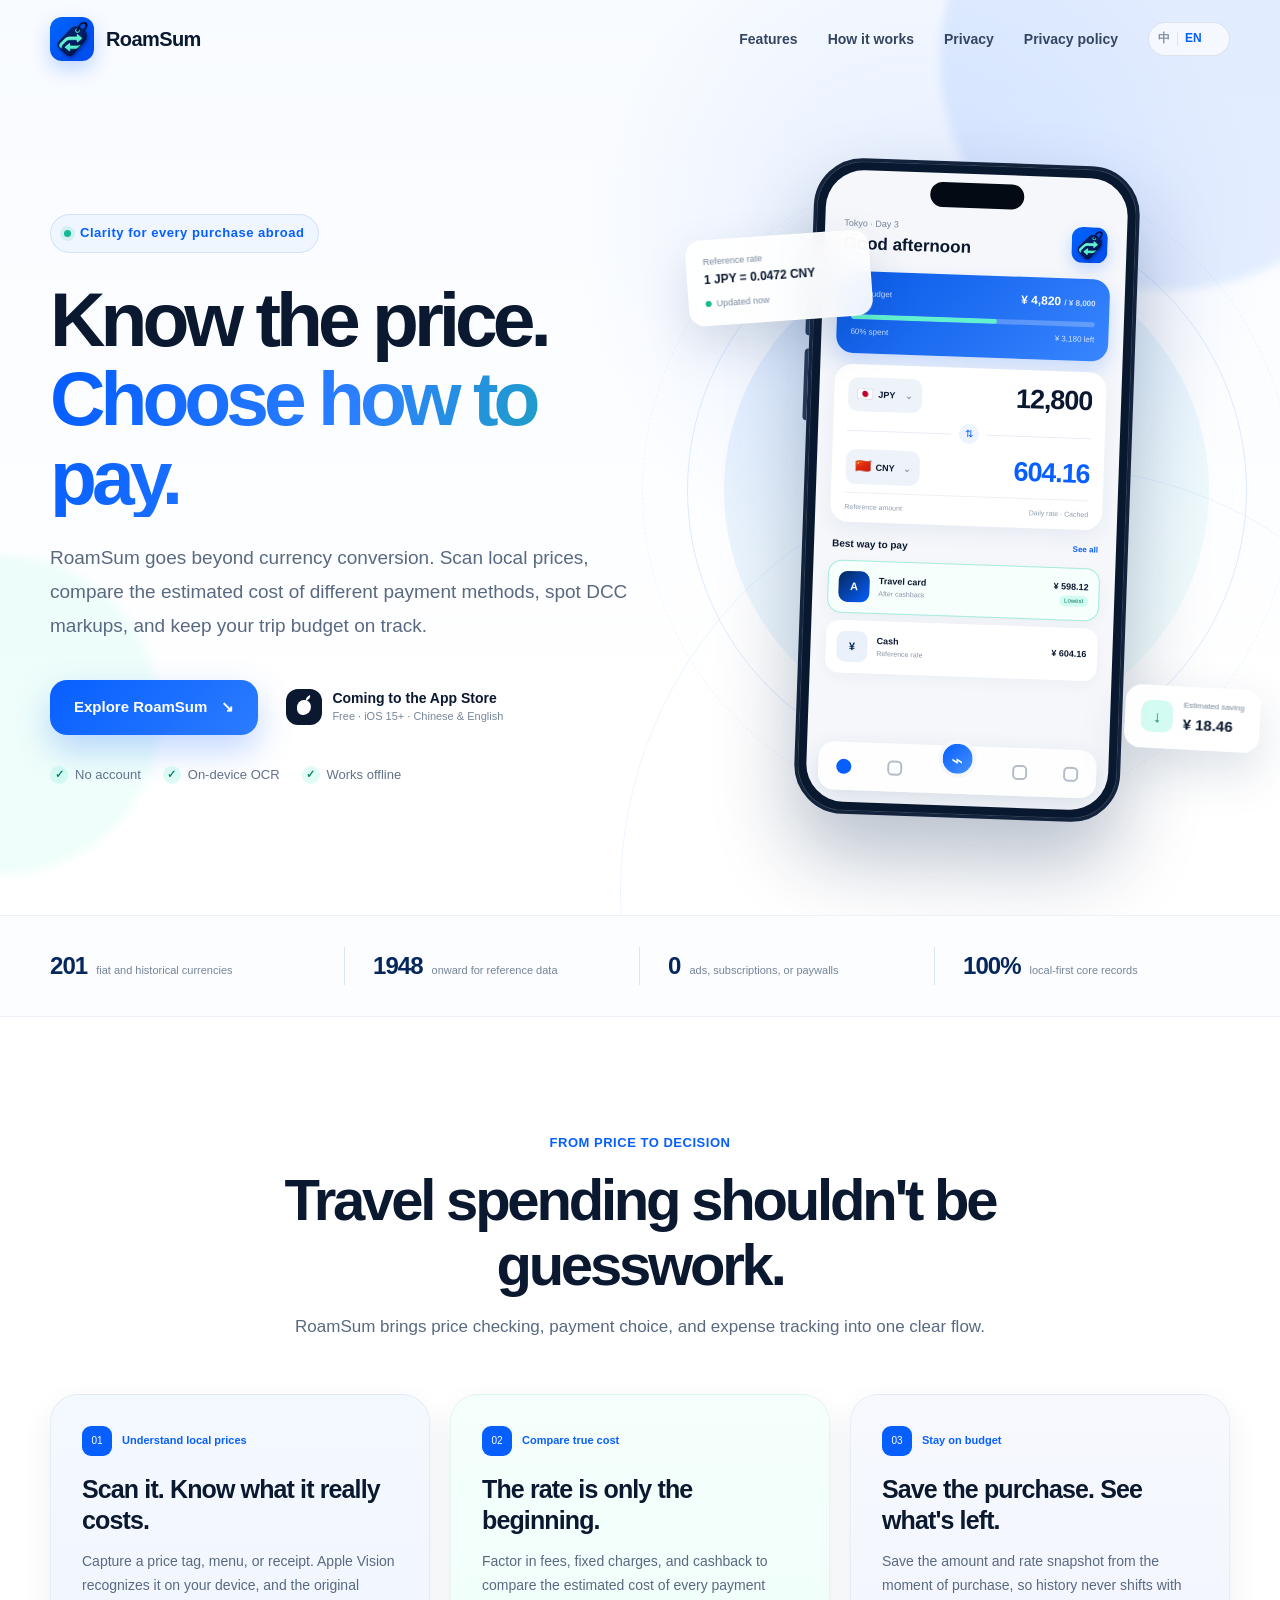
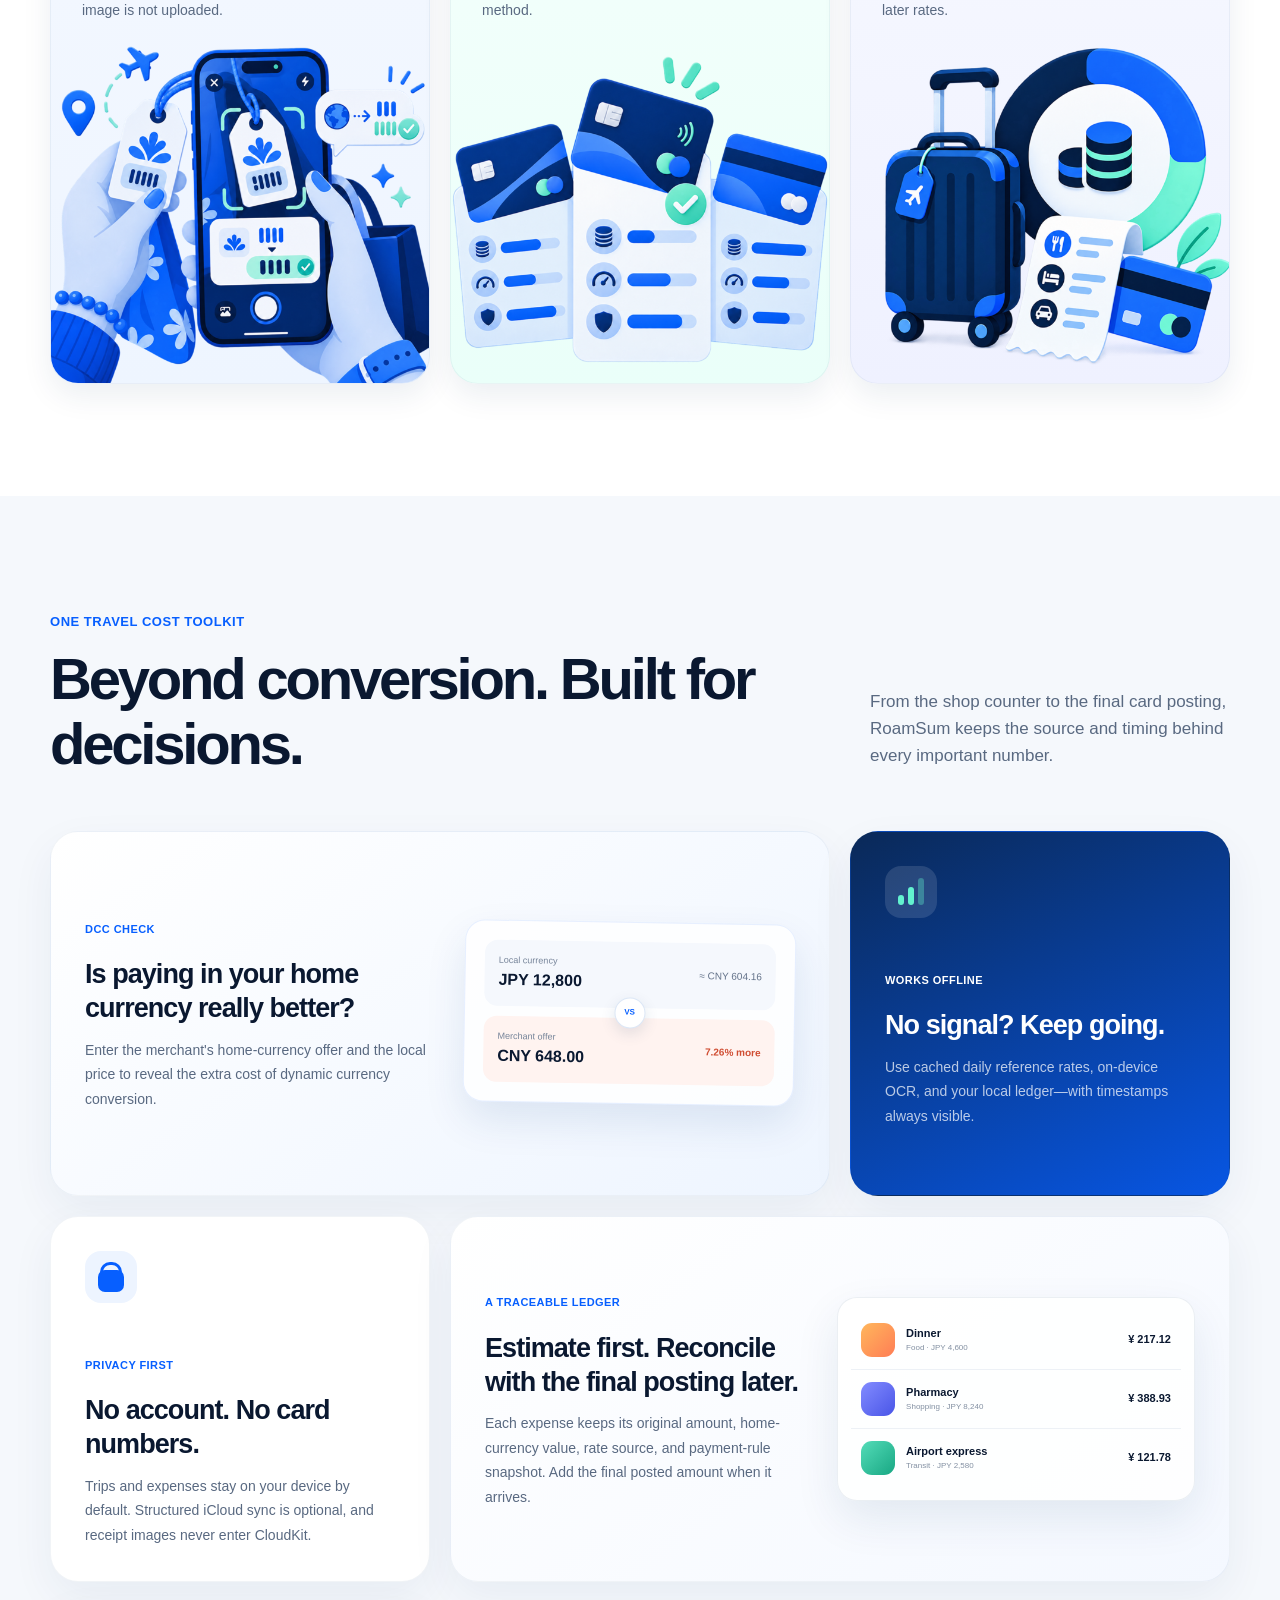
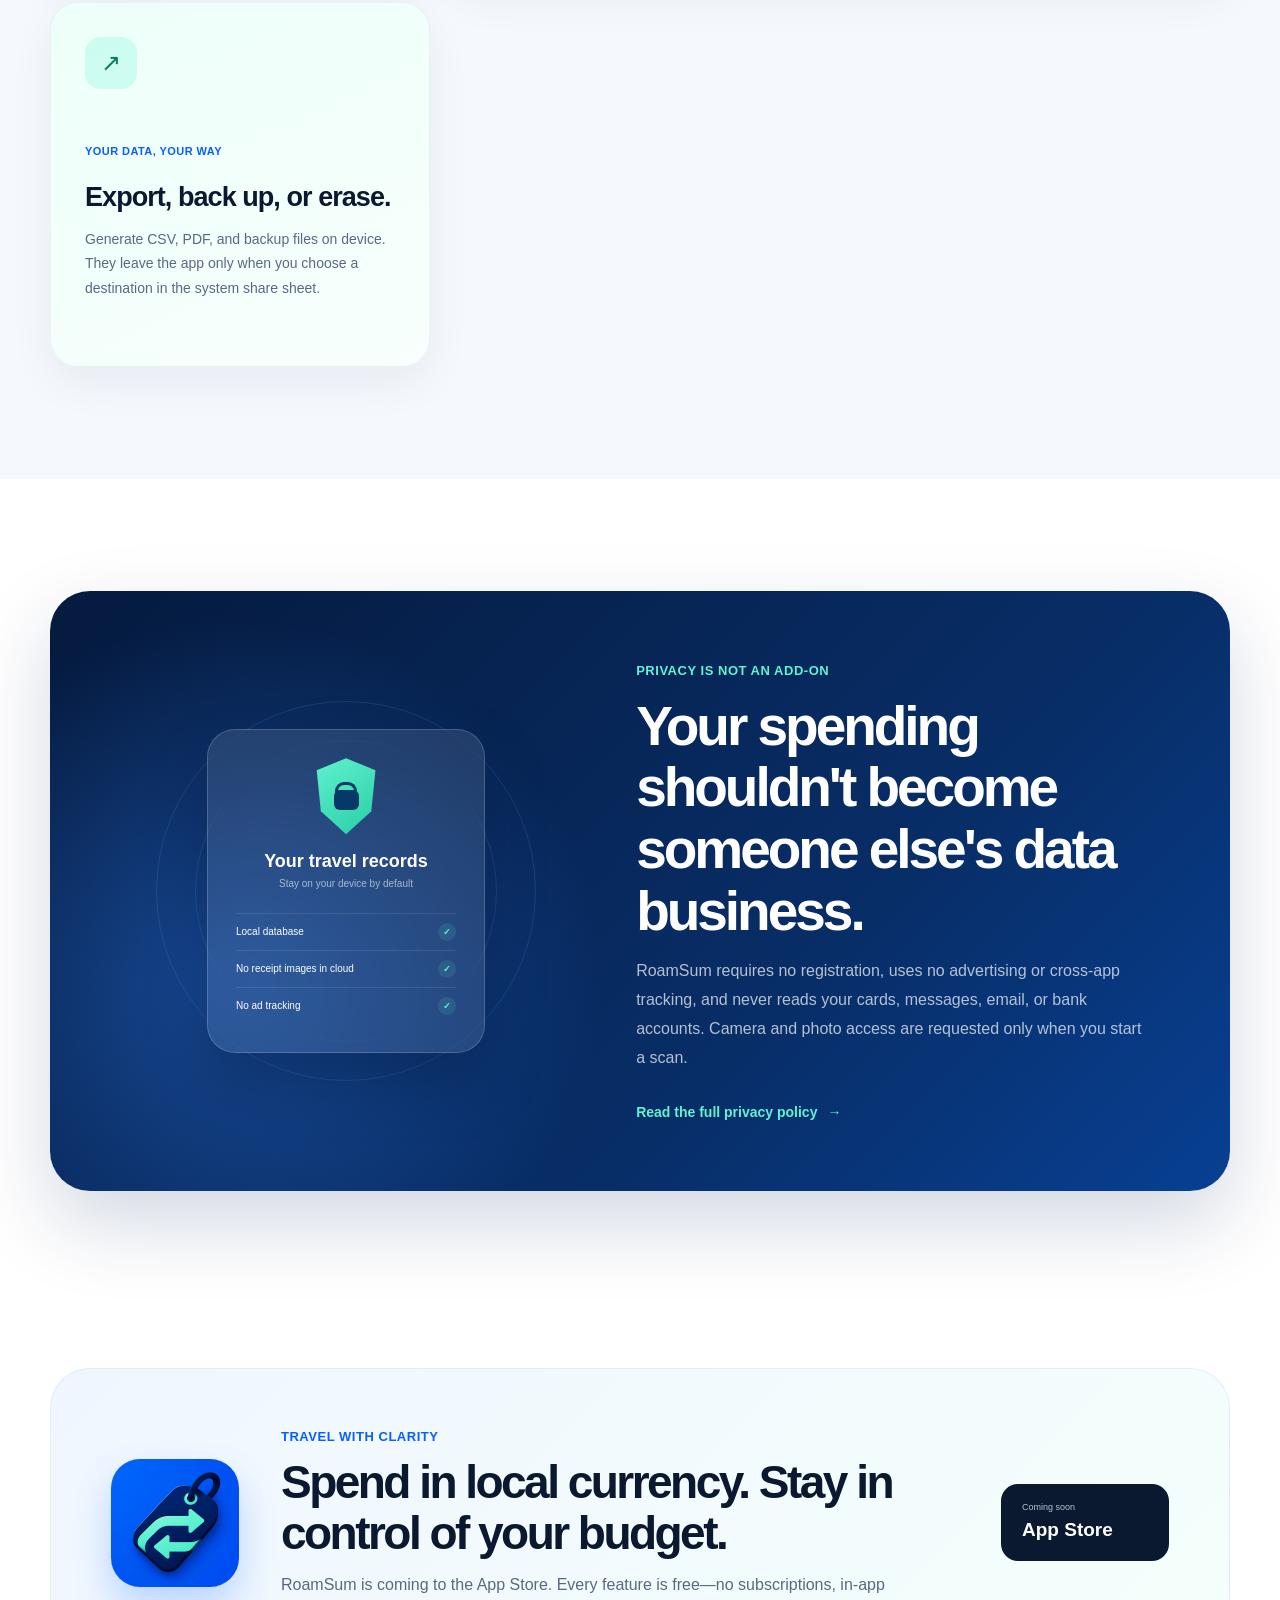
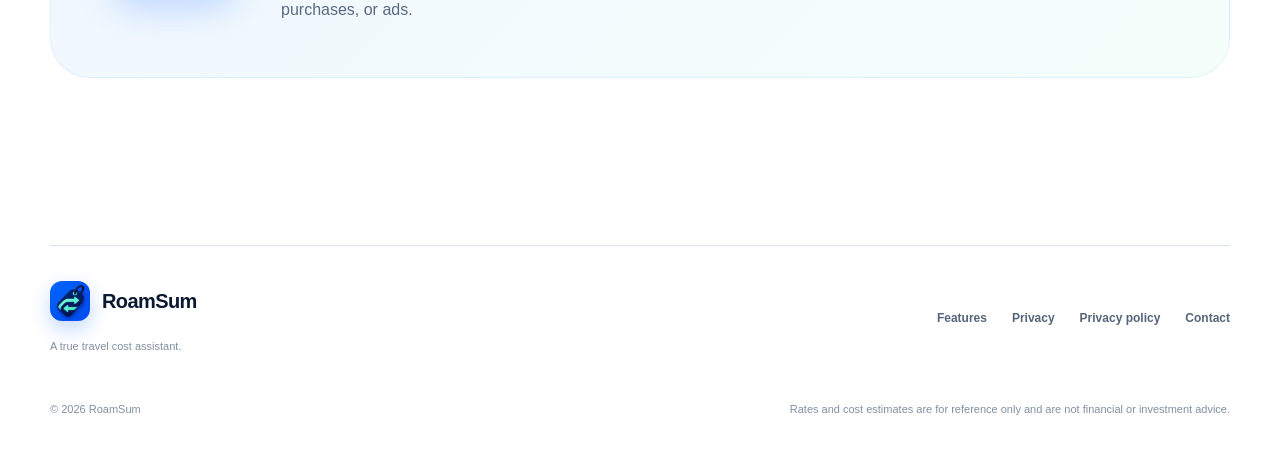
<file: apps/tripcost/website/index.html>
<!doctype html>
<html lang="zh-CN">
  <head>
    <meta charset="utf-8">
    <meta name="viewport" content="width=device-width, initial-scale=1">
    <meta name="theme-color" content="#075fff">
    <meta name="color-scheme" content="light">
    <meta
      name="description"
      content="RoamSum 是免费的旅行真实消费成本助手：扫描价格、比较支付成本、识别 DCC 加价，并持续掌握旅行预算。"
    >
    <meta property="og:type" content="website">
    <meta property="og:title" content="RoamSum — 看懂价格，再决定怎么付">
    <meta
      property="og:description"
      content="扫描价格、比较支付方式、检查 DCC，并持续掌握旅行预算。"
    >
    <meta property="og:image" content="assets/app-icon.png">
    <meta name="twitter:card" content="summary">
    <title>RoamSum — 旅行真实消费成本助手</title>
    <link rel="icon" href="assets/app-icon.png">
    <link rel="apple-touch-icon" href="assets/app-icon.png">
    <link rel="stylesheet" href="styles.css">
    <script src="site.js" defer></script>
  </head>
  <body data-page="home">
    <a
      class="skip-link"
      href="#main"
      data-zh="跳到主要内容"
      data-en="Skip to main content"
    >跳到主要内容</a>

    <header class="site-header" data-header>
      <div class="shell header-inner">
        <a class="brand" href="#top" aria-label="RoamSum 首页">
          <img src="assets/app-icon.png" alt="" width="44" height="44">
          <span>RoamSum</span>
        </a>

        <button
          class="menu-button"
          type="button"
          aria-expanded="false"
          aria-controls="site-nav"
          data-menu-button
        >
          <span class="sr-only" data-zh="打开导航" data-en="Open navigation">打开导航</span>
          <span></span><span></span><span></span>
        </button>

        <nav class="site-nav" id="site-nav" aria-label="主要导航" data-nav>
          <a href="#features" data-zh="功能" data-en="Features">功能</a>
          <a href="#how-it-works" data-zh="使用方式" data-en="How it works">使用方式</a>
          <a href="#privacy" data-zh="隐私优先" data-en="Privacy">隐私优先</a>
          <a href="privacy.html" data-language-link data-zh="隐私政策" data-en="Privacy policy">隐私政策</a>
          <div class="language-switch" role="group" aria-label="语言 / Language">
            <button type="button" data-lang-choice="zh" aria-pressed="true">中</button>
            <span aria-hidden="true"></span>
            <button type="button" data-lang-choice="en" aria-pressed="false">EN</button>
          </div>
        </nav>
      </div>
    </header>

    <main id="main">
      <section class="hero" id="top">
        <div class="hero-glow hero-glow-one" aria-hidden="true"></div>
        <div class="hero-glow hero-glow-two" aria-hidden="true"></div>
        <div class="shell hero-grid">
          <div class="hero-copy">
            <div class="eyebrow">
              <span class="eyebrow-dot" aria-hidden="true"></span>
              <span data-zh="旅行中的每一笔，都算得明白" data-en="Clarity for every purchase abroad">旅行中的每一笔，都算得明白</span>
            </div>
            <h1>
              <span data-zh="看懂价格，" data-en="Know the price.">看懂价格，</span>
              <span class="gradient-text" data-zh="再决定怎么付。" data-en="Choose how to pay.">再决定怎么付。</span>
            </h1>
            <p class="hero-lede" data-zh="RoamSum 不只是换算汇率。它帮你扫描当地价格、比较不同支付方式的预计成本、识别 DCC 加价，并持续掌握旅行预算。" data-en="RoamSum goes beyond currency conversion. Scan local prices, compare the estimated cost of different payment methods, spot DCC markups, and keep your trip budget on track.">
              RoamSum 不只是换算汇率。它帮你扫描当地价格、比较不同支付方式的预计成本、识别 DCC 加价，并持续掌握旅行预算。
            </p>
            <div class="hero-actions">
              <a class="button button-primary" href="#features">
                <span data-zh="了解 RoamSum" data-en="Explore RoamSum">了解 RoamSum</span>
                <span aria-hidden="true">↘</span>
              </a>
              <div class="availability">
                <span class="apple-mark" aria-hidden="true">●</span>
                <span>
                  <strong data-zh="即将登陆 App Store" data-en="Coming to the App Store">即将登陆 App Store</strong>
                  <small data-zh="免费 · iOS 15+ · 中英文" data-en="Free · iOS 15+ · Chinese &amp; English">免费 · iOS 15+ · 中英文</small>
                </span>
              </div>
            </div>
            <ul class="trust-list" aria-label="产品特点">
              <li><span aria-hidden="true">✓</span><span data-zh="无需注册" data-en="No account">无需注册</span></li>
              <li><span aria-hidden="true">✓</span><span data-zh="本地 OCR" data-en="On-device OCR">本地 OCR</span></li>
              <li><span aria-hidden="true">✓</span><span data-zh="离线可用" data-en="Works offline">离线可用</span></li>
            </ul>
          </div>

          <div class="hero-product" aria-label="RoamSum 应用界面示意">
            <div class="orbit orbit-one" aria-hidden="true"></div>
            <div class="orbit orbit-two" aria-hidden="true"></div>
            <div class="floating-card rate-card" aria-hidden="true">
              <span data-zh="参考汇率" data-en="Reference rate">参考汇率</span>
              <strong>1 JPY = 0.0472 CNY</strong>
              <small><i></i><span data-zh="刚刚更新" data-en="Updated now">刚刚更新</span></small>
            </div>
            <div class="phone-frame">
              <div class="phone-sensor" aria-hidden="true"></div>
              <div class="phone-screen">
                <div class="app-topbar">
                  <div>
                    <small data-zh="东京 · 第 3 天" data-en="Tokyo · Day 3">东京 · 第 3 天</small>
                    <strong data-zh="下午好" data-en="Good afternoon">下午好</strong>
                  </div>
                  <img src="assets/app-icon.png" alt="" width="36" height="36">
                </div>
                <div class="trip-progress-card">
                  <div class="trip-progress-head">
                    <span data-zh="旅行预算" data-en="Trip budget">旅行预算</span>
                    <strong>¥ 4,820 <small>/ ¥ 8,000</small></strong>
                  </div>
                  <div class="progress-track"><span></span></div>
                  <div class="trip-progress-foot">
                    <span data-zh="已用 60%" data-en="60% spent">已用 60%</span>
                    <span data-zh="剩余 ¥ 3,180" data-en="¥ 3,180 left">剩余 ¥ 3,180</span>
                  </div>
                </div>
                <div class="converter-card">
                  <div class="amount-row">
                    <div class="currency-pill"><span>🇯🇵</span> JPY <b>⌄</b></div>
                    <strong>12,800</strong>
                  </div>
                  <div class="conversion-rule"><span></span><i>⇅</i><span></span></div>
                  <div class="amount-row result-row">
                    <div class="currency-pill"><span>🇨🇳</span> CNY <b>⌄</b></div>
                    <strong>604.16</strong>
                  </div>
                  <div class="rate-note"><span data-zh="参考金额" data-en="Reference amount">参考金额</span><span data-zh="每日汇率 · 已缓存" data-en="Daily rate · Cached">每日汇率 · 已缓存</span></div>
                </div>
                <div class="payment-heading">
                  <span data-zh="怎么付更合适" data-en="Best way to pay">怎么付更合适</span>
                  <small data-zh="查看全部" data-en="See all">查看全部</small>
                </div>
                <div class="payment-option best-option">
                  <span class="payment-icon">A</span>
                  <span><strong data-zh="旅行信用卡" data-en="Travel card">旅行信用卡</strong><small data-zh="返现后预计" data-en="After cashback">返现后预计</small></span>
                  <span><b>¥ 598.12</b><em data-zh="最低" data-en="Lowest">最低</em></span>
                </div>
                <div class="payment-option">
                  <span class="payment-icon cash-icon">¥</span>
                  <span><strong data-zh="现金" data-en="Cash">现金</strong><small data-zh="按参考汇率" data-en="Reference rate">按参考汇率</small></span>
                  <span><b>¥ 604.16</b></span>
                </div>
                <div class="fake-tabbar" aria-hidden="true"><span></span><span></span><span class="scan-tab">⌁</span><span></span><span></span></div>
              </div>
            </div>
            <div class="floating-card saving-card" aria-hidden="true">
              <span class="saving-icon">↓</span>
              <span><small data-zh="本次预计省下" data-en="Estimated saving">本次预计省下</small><strong>¥ 18.46</strong></span>
            </div>
          </div>
        </div>
      </section>

      <section class="proof-strip" aria-label="产品原则">
        <div class="shell proof-grid">
          <div><strong>201</strong><span data-zh="种法定货币与历史货币" data-en="fiat and historical currencies">种法定货币与历史货币</span></div>
          <div><strong>1948</strong><span data-zh="年以来的参考数据" data-en="onward for reference data">年以来的参考数据</span></div>
          <div><strong>0</strong><span data-zh="广告、订阅或付费墙" data-en="ads, subscriptions, or paywalls">广告、订阅或付费墙</span></div>
          <div><strong>100%</strong><span data-zh="核心记录本地优先" data-en="local-first core records">核心记录本地优先</span></div>
        </div>
      </section>

      <section class="section workflow-section" id="how-it-works">
        <div class="shell">
          <div class="section-heading centered">
            <span class="section-kicker" data-zh="从价格到决定" data-en="From price to decision">从价格到决定</span>
            <h2 data-zh="旅行消费，不该靠猜。" data-en="Travel spending shouldn't be guesswork.">旅行消费，不该靠猜。</h2>
            <p data-zh="RoamSum 把看价、选支付方式与记账放进一个清晰流程。" data-en="RoamSum brings price checking, payment choice, and expense tracking into one clear flow.">RoamSum 把看价、选支付方式与记账放进一个清晰流程。</p>
          </div>

          <div class="workflow-grid">
            <article class="workflow-card scan-card">
              <div class="step-label"><span>01</span><b data-zh="看懂当地价格" data-en="Understand local prices">看懂当地价格</b></div>
              <h3 data-zh="一扫，就知道大概多少钱" data-en="Scan it. Know what it really costs.">一扫，就知道大概多少钱</h3>
              <p data-zh="拍摄价签、菜单或小票；Apple Vision 在设备本地识别，原图不会上传。" data-en="Capture a price tag, menu, or receipt. Apple Vision recognizes it on your device, and the original image is not uploaded.">拍摄价签、菜单或小票；Apple Vision 在设备本地识别，原图不会上传。</p>
              <img src="assets/scan-price.png" alt="用手机扫描旅行中的商品价格" loading="lazy">
            </article>

            <article class="workflow-card compare-card">
              <div class="step-label"><span>02</span><b data-zh="比较真实成本" data-en="Compare true cost">比较真实成本</b></div>
              <h3 data-zh="汇率只是开始，手续费也要算" data-en="The rate is only the beginning.">汇率只是开始，手续费也要算</h3>
              <p data-zh="按你的支付规则拆分手续费、固定费用与返现，比较每种方式的预计成本。" data-en="Factor in fees, fixed charges, and cashback to compare the estimated cost of every payment method.">按你的支付规则拆分手续费、固定费用与返现，比较每种方式的预计成本。</p>
              <img src="assets/compare-payments.png" alt="比较多种银行卡和支付方式的成本" loading="lazy">
            </article>

            <article class="workflow-card budget-card">
              <div class="step-label"><span>03</span><b data-zh="掌握旅行预算" data-en="Stay on budget">掌握旅行预算</b></div>
              <h3 data-zh="记下这一笔，知道还剩多少" data-en="Save the purchase. See what's left.">记下这一笔，知道还剩多少</h3>
              <p data-zh="保存交易当时的金额与汇率快照，让历史消费不会被后来的汇率改写。" data-en="Save the amount and rate snapshot from the moment of purchase, so history never shifts with later rates.">保存交易当时的金额与汇率快照，让历史消费不会被后来的汇率改写。</p>
              <img src="assets/track-budget.png" alt="用行李箱、账单和预算图表表示旅行预算管理" loading="lazy">
            </article>
          </div>
        </div>
      </section>

      <section class="section features-section" id="features">
        <div class="shell">
          <div class="section-heading split-heading">
            <div>
              <span class="section-kicker" data-zh="一站式旅行成本工具" data-en="One travel cost toolkit">一站式旅行成本工具</span>
              <h2 data-zh="不只换算，更帮你做决定。" data-en="Beyond conversion. Built for decisions.">不只换算，更帮你做决定。</h2>
            </div>
            <p data-zh="从商店柜台到信用卡入账，RoamSum 保留每个重要数字的来源与时间。" data-en="From the shop counter to the final card posting, RoamSum keeps the source and timing behind every important number.">从商店柜台到信用卡入账，RoamSum 保留每个重要数字的来源与时间。</p>
          </div>

          <div class="feature-bento">
            <article class="feature-tile feature-large dcc-feature">
              <div class="feature-copy">
                <span class="mini-kicker" data-zh="DCC 检查" data-en="DCC check">DCC 检查</span>
                <h3 data-zh="“用人民币结算”真的更划算吗？" data-en="Is paying in your home currency really better?">“用人民币结算”真的更划算吗？</h3>
                <p data-zh="输入商户本币报价与当地货币价格，快速看出动态货币转换带来的额外成本。" data-en="Enter the merchant's home-currency offer and the local price to reveal the extra cost of dynamic currency conversion.">输入商户本币报价与当地货币价格，快速看出动态货币转换带来的额外成本。</p>
              </div>
              <div class="dcc-demo" aria-hidden="true">
                <div><small data-zh="当地货币" data-en="Local currency">当地货币</small><strong>JPY 12,800</strong><span>≈ CNY 604.16</span></div>
                <i>VS</i>
                <div class="dcc-warning"><small data-zh="商户报价" data-en="Merchant offer">商户报价</small><strong>CNY 648.00</strong><span data-zh="多付 7.26%" data-en="7.26% more">多付 7.26%</span></div>
              </div>
            </article>

            <article class="feature-tile offline-feature">
              <span class="feature-symbol signal-symbol" aria-hidden="true"><i></i><i></i><i></i></span>
              <span class="mini-kicker" data-zh="离线可用" data-en="Works offline">离线可用</span>
              <h3 data-zh="没信号，也能继续算。" data-en="No signal? Keep going.">没信号，也能继续算。</h3>
              <p data-zh="使用最近缓存的每日参考汇率、本地 OCR 和本地账本，并明确显示数据时间。" data-en="Use cached daily reference rates, on-device OCR, and your local ledger—with timestamps always visible.">使用最近缓存的每日参考汇率、本地 OCR 和本地账本，并明确显示数据时间。</p>
            </article>

            <article class="feature-tile privacy-feature">
              <span class="feature-symbol lock-symbol" aria-hidden="true"><i></i></span>
              <span class="mini-kicker" data-zh="隐私优先" data-en="Privacy first">隐私优先</span>
              <h3 data-zh="无需账户，更不需要卡号。" data-en="No account. No card numbers.">无需账户，更不需要卡号。</h3>
              <p data-zh="行程和消费默认留在设备上；iCloud 结构化同步完全可选，票据图片不会进入 CloudKit。" data-en="Trips and expenses stay on your device by default. Structured iCloud sync is optional, and receipt images never enter CloudKit.">行程和消费默认留在设备上；iCloud 结构化同步完全可选，票据图片不会进入 CloudKit。</p>
            </article>

            <article class="feature-tile feature-wide history-feature">
              <div class="feature-copy">
                <span class="mini-kicker" data-zh="可追溯的真实账本" data-en="A traceable ledger">可追溯的真实账本</span>
                <h3 data-zh="估算归估算，实际入账可以回来校准。" data-en="Estimate first. Reconcile with the final posting later.">估算归估算，实际入账可以回来校准。</h3>
                <p data-zh="每笔消费保存原币金额、本位币金额、汇率来源与支付规则快照。信用卡正式入账后，还能补录实际金额。" data-en="Each expense keeps its original amount, home-currency value, rate source, and payment-rule snapshot. Add the final posted amount when it arrives.">每笔消费保存原币金额、本位币金额、汇率来源与支付规则快照。信用卡正式入账后，还能补录实际金额。</p>
              </div>
              <div class="ledger-demo" aria-hidden="true">
                <div class="ledger-row"><span class="ledger-dot food-dot"></span><span><b data-zh="晚餐" data-en="Dinner">晚餐</b><small data-zh="餐饮 · JPY 4,600" data-en="Food · JPY 4,600">餐饮 · JPY 4,600</small></span><strong>¥ 217.12</strong></div>
                <div class="ledger-row"><span class="ledger-dot shop-dot"></span><span><b data-zh="药妆店" data-en="Pharmacy">药妆店</b><small data-zh="购物 · JPY 8,240" data-en="Shopping · JPY 8,240">购物 · JPY 8,240</small></span><strong>¥ 388.93</strong></div>
                <div class="ledger-row"><span class="ledger-dot transit-dot"></span><span><b data-zh="机场快线" data-en="Airport express">机场快线</b><small data-zh="交通 · JPY 2,580" data-en="Transit · JPY 2,580">交通 · JPY 2,580</small></span><strong>¥ 121.78</strong></div>
              </div>
            </article>

            <article class="feature-tile export-feature">
              <span class="feature-symbol export-symbol" aria-hidden="true">↗</span>
              <span class="mini-kicker" data-zh="数据属于你" data-en="Your data, your way">数据属于你</span>
              <h3 data-zh="导出、备份、随时清除。" data-en="Export, back up, or erase.">导出、备份、随时清除。</h3>
              <p data-zh="在设备上生成 CSV、PDF 与备份文件；只有你从系统分享面板选择目标后，文件才会离开 App。" data-en="Generate CSV, PDF, and backup files on device. They leave the app only when you choose a destination in the system share sheet.">在设备上生成 CSV、PDF 与备份文件；只有你从系统分享面板选择目标后，文件才会离开 App。</p>
            </article>
          </div>
        </div>
      </section>

      <section class="section privacy-section" id="privacy">
        <div class="shell privacy-panel">
          <div class="privacy-visual" aria-hidden="true">
            <div class="privacy-rings"><i></i><i></i><i></i></div>
            <div class="shield-card">
              <span class="shield-lock"><i></i></span>
              <strong data-zh="你的旅行记录" data-en="Your travel records">你的旅行记录</strong>
              <small data-zh="默认只保存在你的设备" data-en="Stay on your device by default">默认只保存在你的设备</small>
              <div><span data-zh="本地数据库" data-en="Local database">本地数据库</span><b>✓</b></div>
              <div><span data-zh="票据原图不上云" data-en="No receipt images in cloud">票据原图不上云</span><b>✓</b></div>
              <div><span data-zh="无广告追踪" data-en="No ad tracking">无广告追踪</span><b>✓</b></div>
            </div>
          </div>
          <div class="privacy-copy">
            <span class="section-kicker light-kicker" data-zh="隐私不是附加功能" data-en="Privacy is not an add-on">隐私不是附加功能</span>
            <h2 data-zh="你的账，不该成为别人的数据生意。" data-en="Your spending shouldn't become someone else's data business.">你的账，不该成为别人的数据生意。</h2>
            <p data-zh="RoamSum 不要求注册，不接入广告或跨应用追踪，也不读取银行卡、短信、邮件或银行账户。相机和相册权限只在你主动扫描时请求。" data-en="RoamSum requires no registration, uses no advertising or cross-app tracking, and never reads your cards, messages, email, or bank accounts. Camera and photo access are requested only when you start a scan.">RoamSum 不要求注册，不接入广告或跨应用追踪，也不读取银行卡、短信、邮件或银行账户。相机和相册权限只在你主动扫描时请求。</p>
            <a class="text-link light-link" href="privacy.html" data-language-link>
              <span data-zh="阅读完整隐私政策" data-en="Read the full privacy policy">阅读完整隐私政策</span>
              <span aria-hidden="true">→</span>
            </a>
          </div>
        </div>
      </section>

      <section class="section final-cta">
        <div class="shell final-cta-inner">
          <img src="assets/app-icon.png" alt="RoamSum 应用图标" width="128" height="128" loading="lazy">
          <div>
            <span class="section-kicker" data-zh="下一段旅程，心里有数" data-en="Travel with clarity">下一段旅程，心里有数</span>
            <h2 data-zh="花的是当地货币，掌握的是自己的预算。" data-en="Spend in local currency. Stay in control of your budget.">花的是当地货币，掌握的是自己的预算。</h2>
            <p data-zh="RoamSum 即将登陆 App Store。全部功能免费，无订阅、无内购、无广告。" data-en="RoamSum is coming to the App Store. Every feature is free—no subscriptions, in-app purchases, or ads.">RoamSum 即将登陆 App Store。全部功能免费，无订阅、无内购、无广告。</p>
          </div>
          <div class="coming-soon-badge">
            <small data-zh="即将推出" data-en="Coming soon">即将推出</small>
            <strong>App Store</strong>
          </div>
        </div>
      </section>
    </main>

    <div class="contact-modal" data-contact-modal hidden>
      <div class="contact-modal-backdrop" data-contact-close aria-hidden="true"></div>
      <section
        class="contact-modal-panel"
        role="dialog"
        aria-modal="true"
        aria-labelledby="contact-dialog-title"
        tabindex="-1"
        data-contact-panel
      >
        <button class="contact-modal-close" type="button" data-contact-close>
          <span aria-hidden="true">×</span>
          <span class="sr-only" data-zh="关闭联系方式" data-en="Close contact details">关闭联系方式</span>
        </button>
        <div class="contact-modal-mark" aria-hidden="true"><i></i></div>
        <span class="section-kicker" data-zh="联系我们" data-en="Contact us">联系我们</span>
        <h2 id="contact-dialog-title" data-zh="需要帮助？给我们发邮件。" data-en="Need help? Send us an email.">需要帮助？给我们发邮件。</h2>
        <p data-zh="你可以复制下面的邮箱地址；如果浏览器支持，也可以直接打开邮件客户端。" data-en="Copy the address below, or open your email app directly if your browser supports it.">你可以复制下面的邮箱地址；如果浏览器支持，也可以直接打开邮件客户端。</p>
        <div class="contact-email-box">
          <span data-zh="联系邮箱" data-en="Email address">联系邮箱</span>
          <code data-contact-email>djl13333995679@163.com</code>
        </div>
        <div class="contact-modal-actions">
          <button class="button contact-copy-button" type="button" data-copy-email>
            <span data-copy-label data-zh="复制邮箱" data-en="Copy email">复制邮箱</span>
          </button>
          <a class="button contact-send-button" href="mailto:djl13333995679@163.com">
            <span data-zh="发送邮件" data-en="Send email">发送邮件</span>
            <span aria-hidden="true">↗</span>
          </a>
        </div>
        <p class="contact-copy-status" role="status" aria-live="polite" data-copy-status></p>
      </section>
    </div>

    <footer class="site-footer">
      <div class="shell footer-grid">
        <div class="footer-brand">
          <a class="brand" href="#top"><img src="assets/app-icon.png" alt="" width="40" height="40"><span>RoamSum</span></a>
          <p data-zh="旅行真实消费成本助手。" data-en="A true travel cost assistant.">旅行真实消费成本助手。</p>
        </div>
        <div class="footer-links">
          <a href="#features" data-zh="功能" data-en="Features">功能</a>
          <a href="#privacy" data-zh="隐私优先" data-en="Privacy">隐私优先</a>
          <a href="privacy.html" data-language-link data-zh="隐私政策" data-en="Privacy policy">隐私政策</a>
          <a href="mailto:djl13333995679@163.com" data-contact-trigger data-zh="联系我们" data-en="Contact">联系我们</a>
        </div>
        <div class="footer-meta">
          <p>© <span data-current-year>2026</span> RoamSum</p>
          <p data-zh="汇率与费用估算仅供参考，不构成金融或投资建议。" data-en="Rates and cost estimates are for reference only and are not financial or investment advice.">汇率与费用估算仅供参考，不构成金融或投资建议。</p>
        </div>
      </div>
    </footer>
  </body>
</html>
</file>
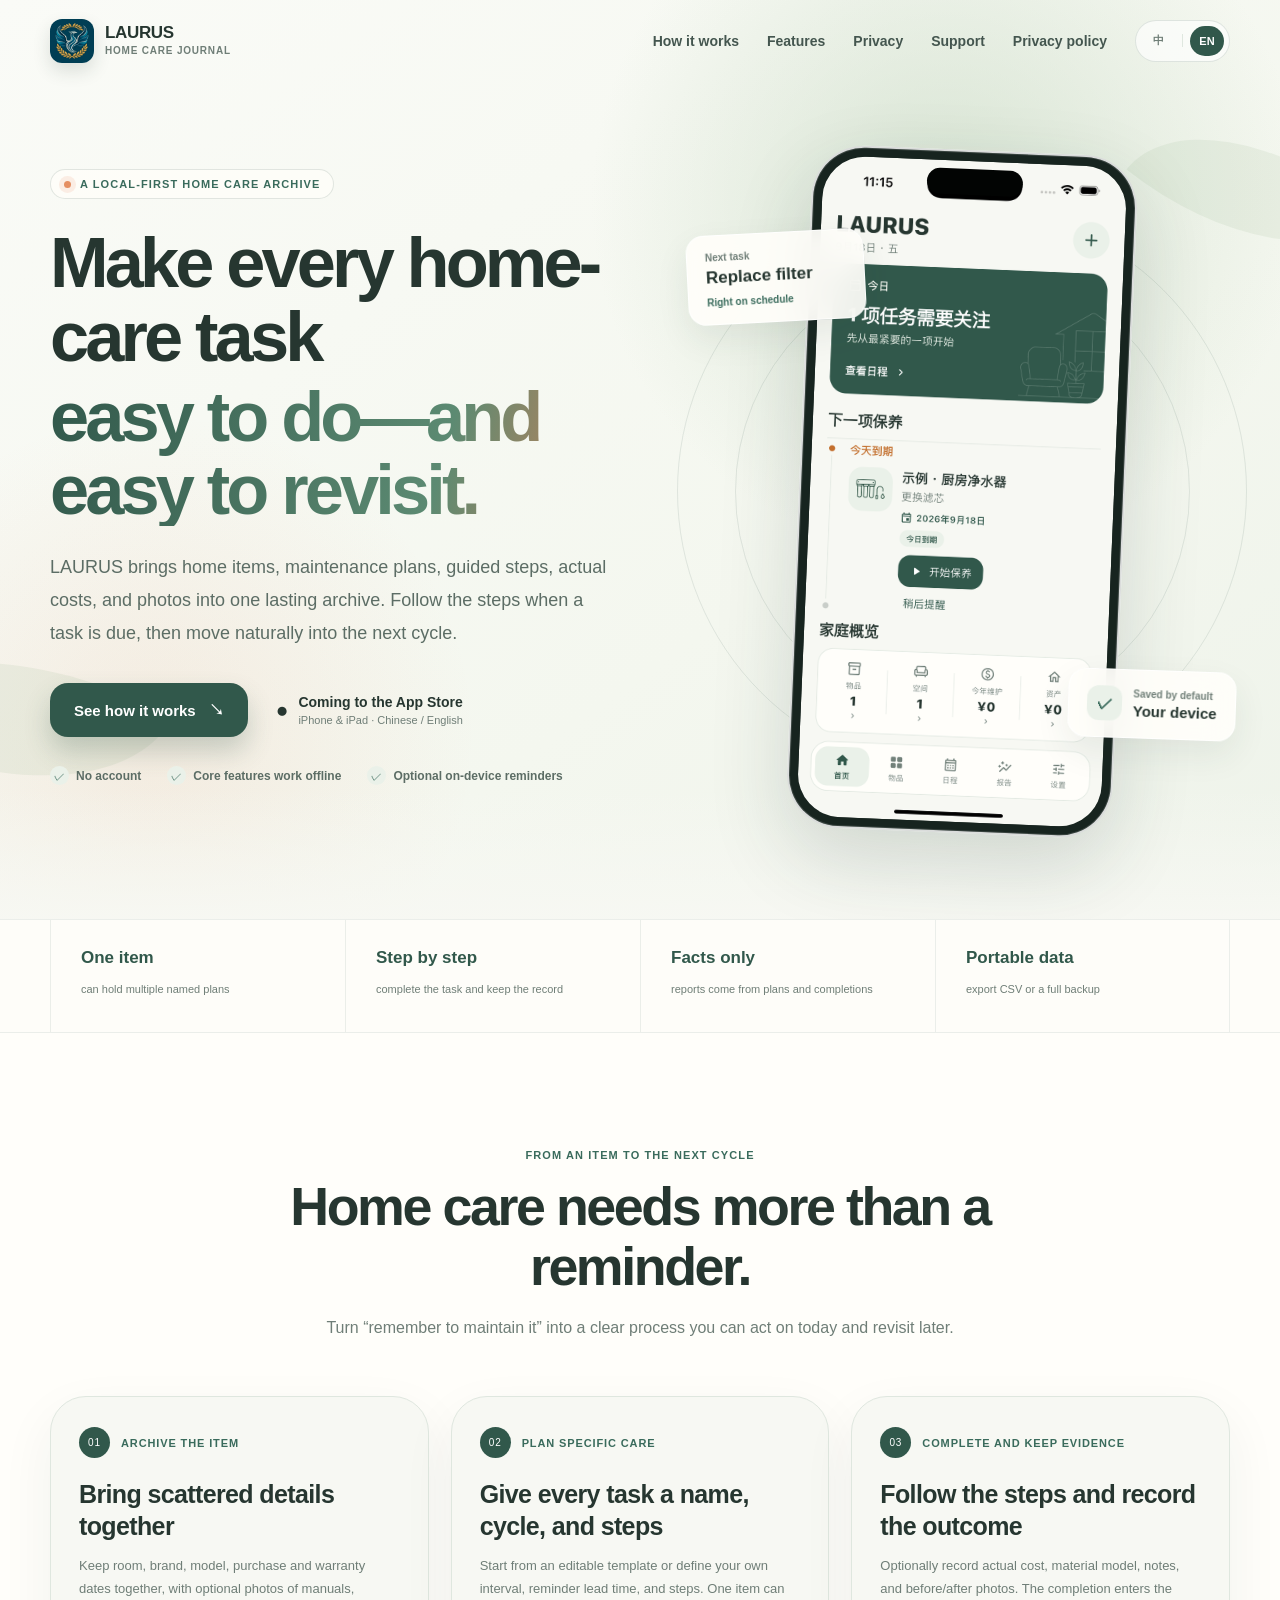
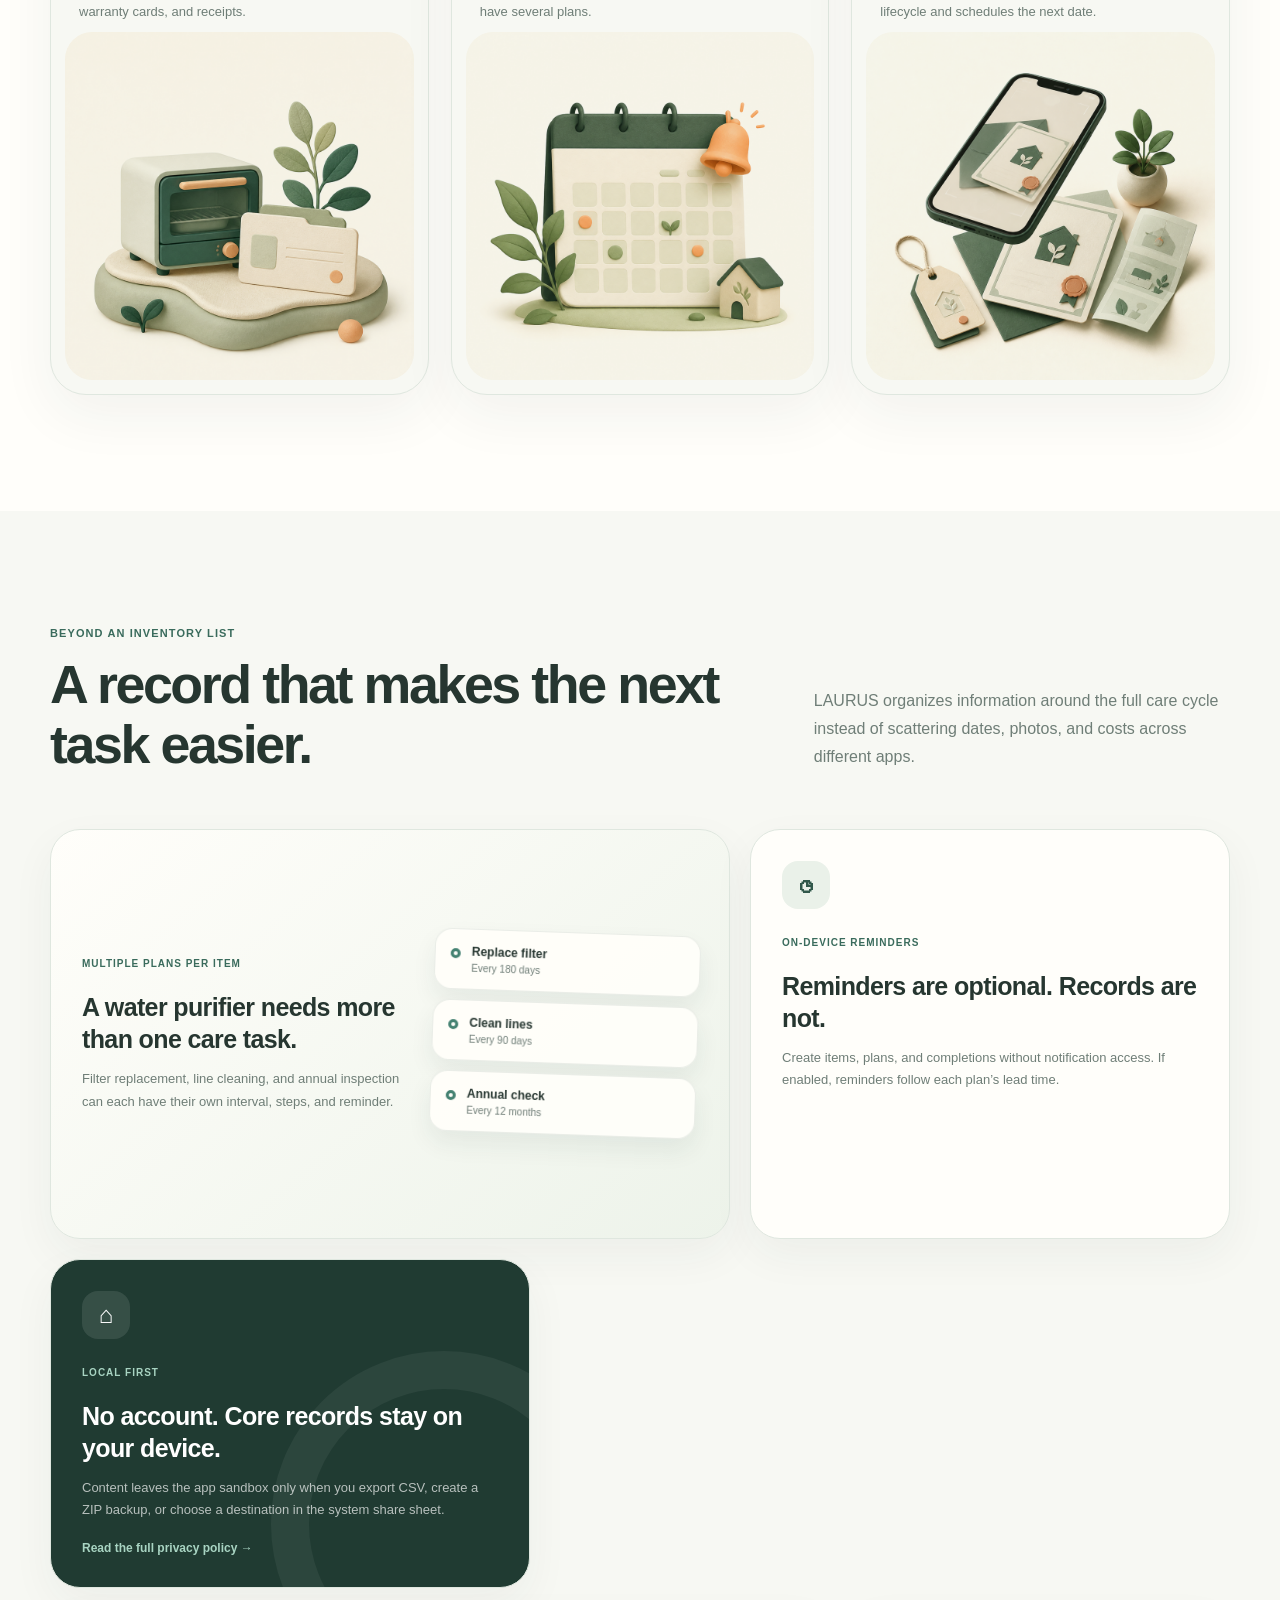
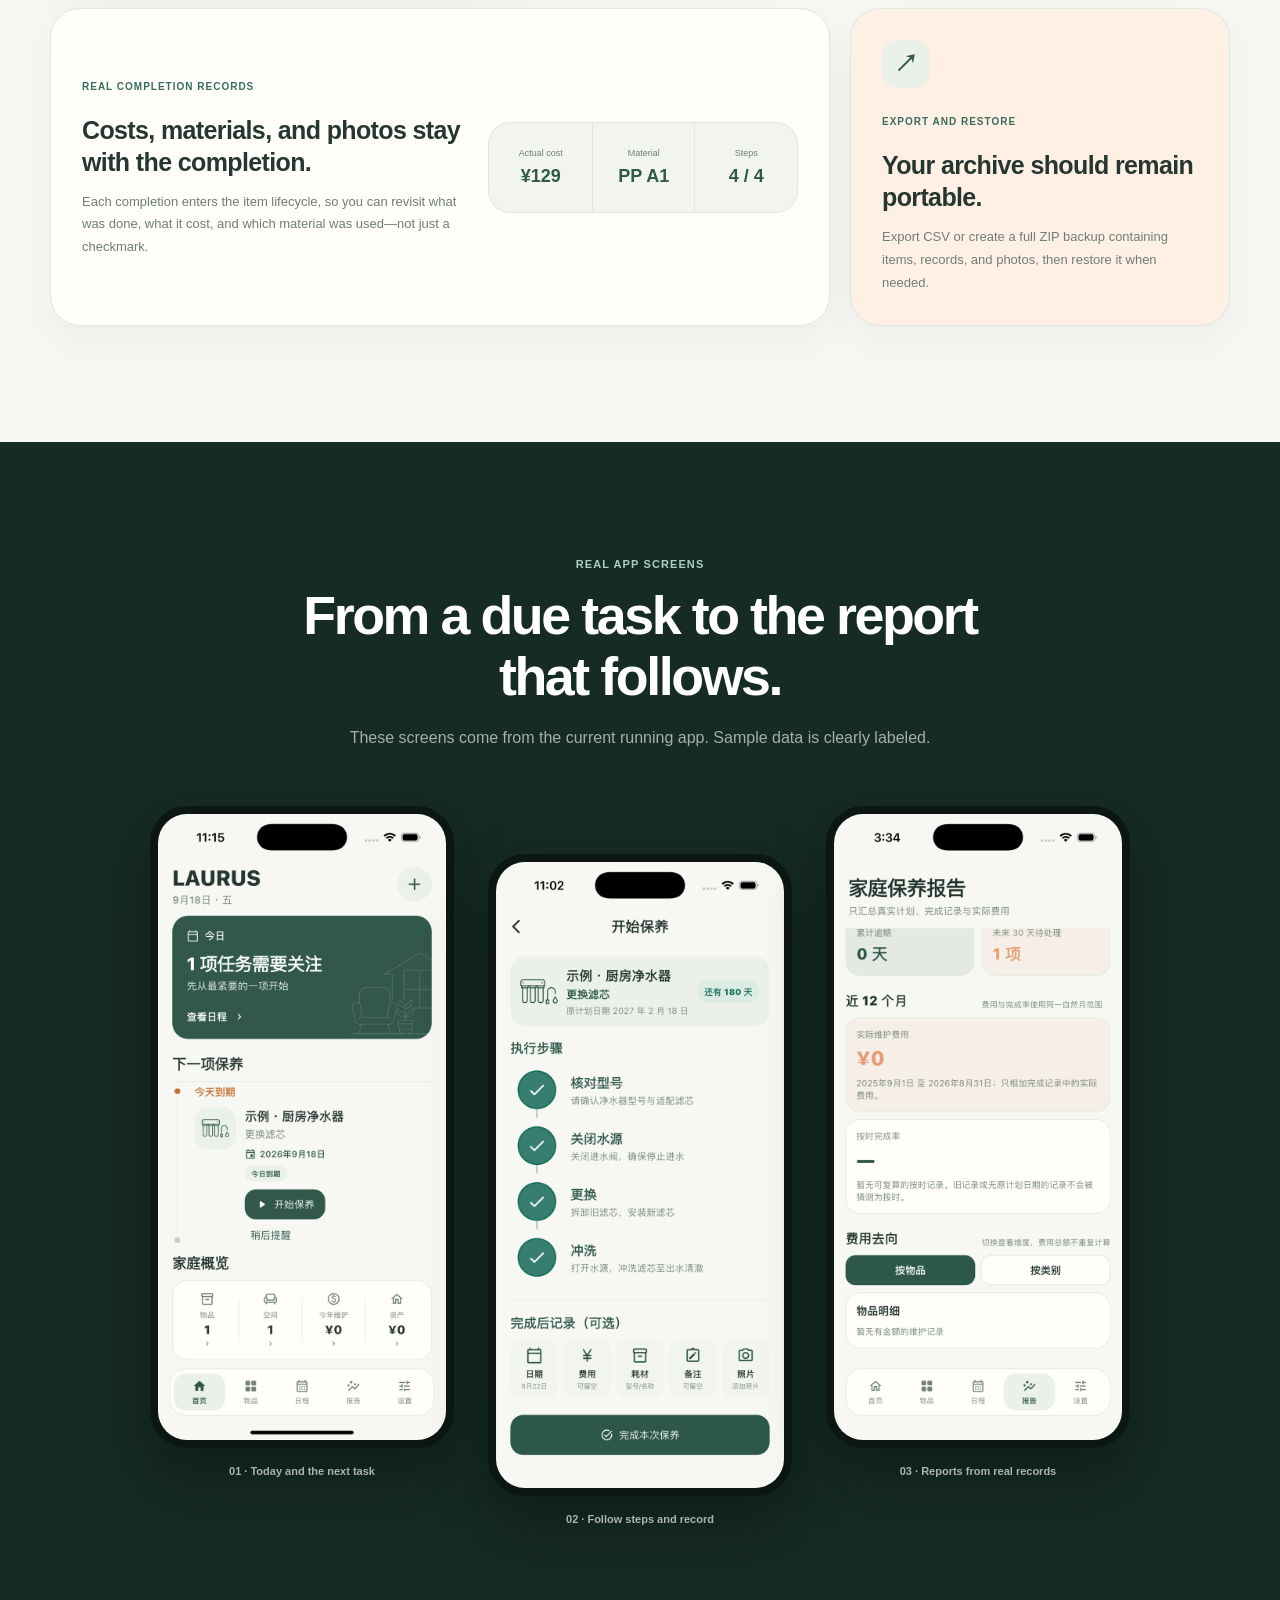
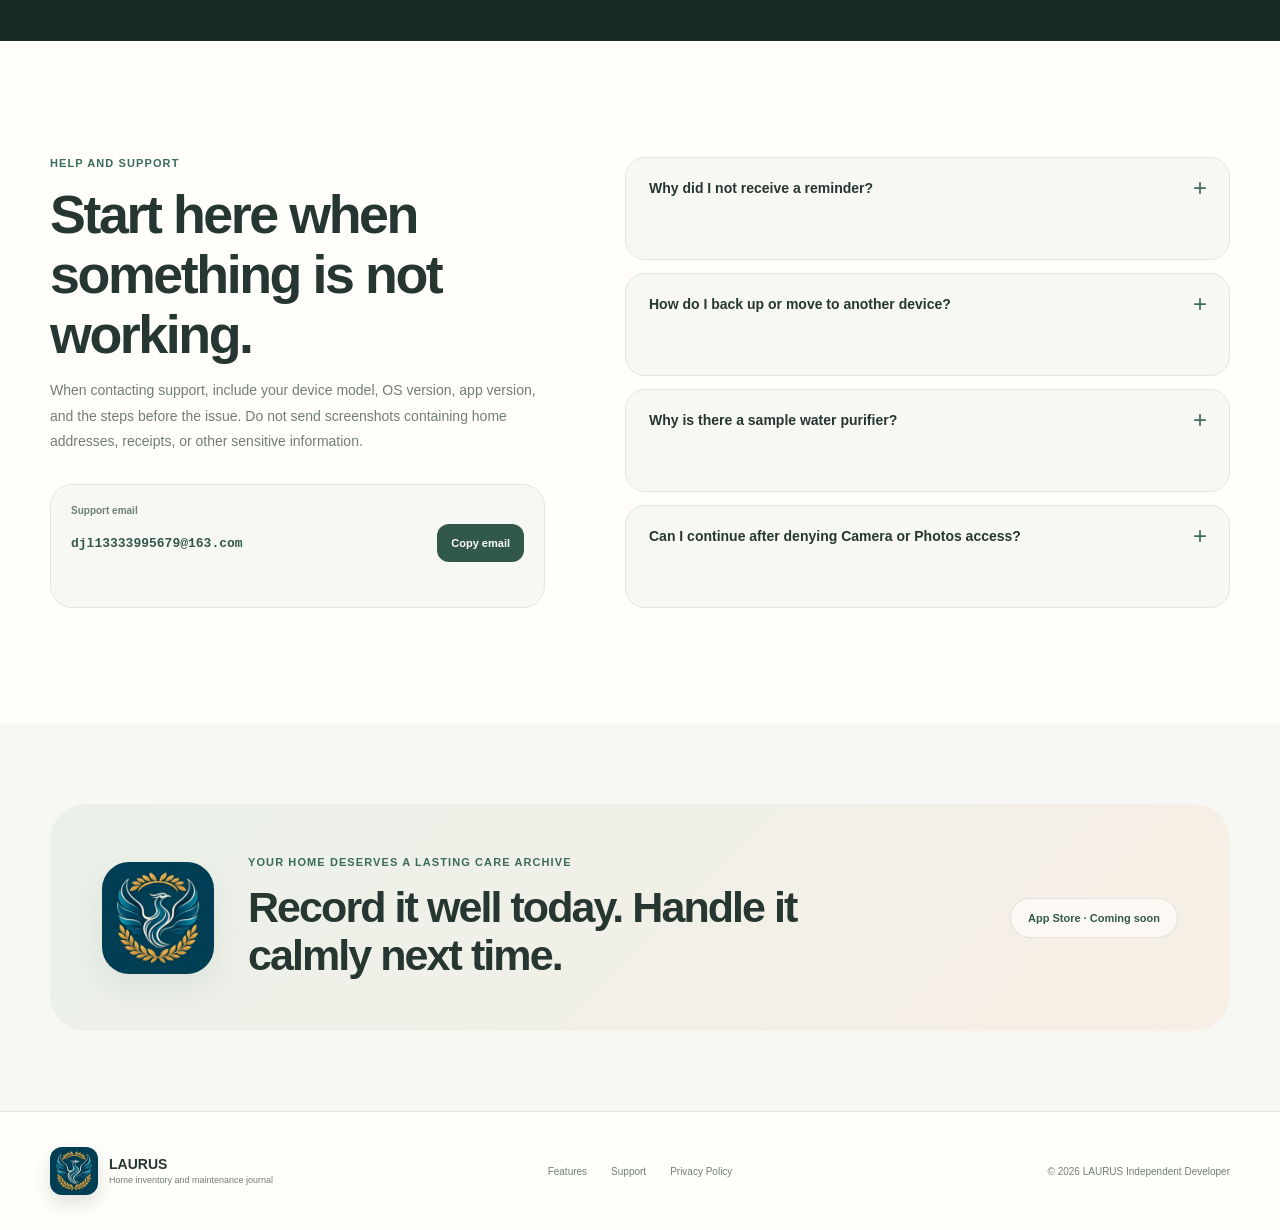
<file: apps/donesome/Hearthio/website/index.html>
<!doctype html>
<html lang="zh-CN">
  <head>
    <meta charset="utf-8">
    <meta name="viewport" content="width=device-width, initial-scale=1">
    <meta name="theme-color" content="#31584b">
    <meta name="color-scheme" content="light">
    <meta
      name="description"
      content="LAURUS 是一款本地优先的家庭物品档案与保养记录 App：安排保养计划、按步骤执行、记录真实费用与照片，并在下一周期到来前提醒你。"
    >
    <meta property="og:type" content="website">
    <meta property="og:title" content="LAURUS — 让家里的每次保养都有迹可循">
    <meta
      property="og:description"
      content="把家庭物品、保养计划、执行步骤、实际费用与照片整理成一份可持续维护的本地档案。"
    >
    <meta property="og:image" content="assets/app-icon.png?v=laurus">
    <meta name="twitter:card" content="summary">
    <title>LAURUS — 家庭物品与保养记录</title>
    <link rel="icon" href="assets/app-icon.png?v=laurus">
    <link rel="apple-touch-icon" href="assets/app-icon.png?v=laurus">
    <link rel="stylesheet" href="styles.css?v=laurus">
    <script src="site.js?v=laurus" defer></script>
  </head>
  <body data-page="home">
    <a class="skip-link" href="#main" data-zh="跳到主要内容" data-en="Skip to main content">跳到主要内容</a>

    <header class="site-header" data-header>
      <div class="shell header-inner">
        <a class="brand" href="#top" aria-label="LAURUS 首页" data-aria-zh="LAURUS 首页" data-aria-en="LAURUS home">
          <img src="assets/app-icon.png?v=laurus" alt="" width="44" height="44">
          <span><strong data-zh="LAURUS" data-en="LAURUS">LAURUS</strong><small data-zh="家庭物品与保养记录" data-en="Home care journal">家庭物品与保养记录</small></span>
        </a>

        <button class="menu-button" type="button" aria-expanded="false" aria-controls="site-nav" data-menu-button>
          <span class="sr-only" data-zh="打开导航" data-en="Open navigation">打开导航</span>
          <i></i><i></i><i></i>
        </button>

        <nav class="site-nav" id="site-nav" aria-label="主要导航" data-aria-zh="主要导航" data-aria-en="Primary navigation" data-nav>
          <a href="#workflow" data-zh="使用方式" data-en="How it works">使用方式</a>
          <a href="#features" data-zh="功能" data-en="Features">功能</a>
          <a href="#privacy" data-zh="隐私优先" data-en="Privacy">隐私优先</a>
          <a href="#support" data-zh="支持" data-en="Support">支持</a>
          <a href="privacy.html" data-language-link data-zh="隐私政策" data-en="Privacy policy">隐私政策</a>
          <div class="language-switch" role="group" aria-label="语言 / Language">
            <button type="button" data-lang-choice="zh" aria-pressed="true">中</button>
            <span aria-hidden="true"></span>
            <button type="button" data-lang-choice="en" aria-pressed="false">EN</button>
          </div>
        </nav>
      </div>
    </header>

    <main id="main">
      <section class="hero" id="top">
        <div class="hero-leaf hero-leaf-one" aria-hidden="true"></div>
        <div class="hero-leaf hero-leaf-two" aria-hidden="true"></div>
        <div class="shell hero-grid">
          <div class="hero-copy">
            <div class="eyebrow">
              <span aria-hidden="true"></span>
              <b data-zh="本地优先的家庭保养档案" data-en="A local-first home care archive">本地优先的家庭保养档案</b>
            </div>
            <h1>
              <span data-zh="让家里的每次保养，" data-en="Make every home-care task">让家里的每次保养，</span>
              <em data-zh="都有迹可循。" data-en="easy to do—and easy to revisit.">都有迹可循。</em>
            </h1>
            <p class="hero-lede" data-zh="LAURUS 把家庭物品、保养计划、执行步骤、实际费用与照片整理成一份可持续维护的档案。到期时照着做，完成后自动进入下一周期。" data-en="LAURUS brings home items, maintenance plans, guided steps, actual costs, and photos into one lasting archive. Follow the steps when a task is due, then move naturally into the next cycle.">
              LAURUS 把家庭物品、保养计划、执行步骤、实际费用与照片整理成一份可持续维护的档案。到期时照着做，完成后自动进入下一周期。
            </p>
            <div class="hero-actions">
              <a class="button button-primary" href="#workflow">
                <span data-zh="看看如何使用" data-en="See how it works">看看如何使用</span><span aria-hidden="true">↘</span>
              </a>
              <div class="availability">
                <span class="availability-mark" aria-hidden="true">●</span>
                <span>
                  <strong data-zh="即将登陆 App Store" data-en="Coming to the App Store">即将登陆 App Store</strong>
                  <small data-zh="iPhone 与 iPad · 中文 / English" data-en="iPhone &amp; iPad · Chinese / English">iPhone 与 iPad · 中文 / English</small>
                </span>
              </div>
            </div>
            <ul class="trust-list" aria-label="产品特点">
              <li><span>✓</span><b data-zh="无需账号" data-en="No account">无需账号</b></li>
              <li><span>✓</span><b data-zh="核心功能离线可用" data-en="Core features work offline">核心功能离线可用</b></li>
              <li><span>✓</span><b data-zh="可选本地提醒" data-en="Optional on-device reminders">可选本地提醒</b></li>
            </ul>
          </div>

          <div class="hero-product" aria-label="LAURUS App 首页实际界面" data-aria-zh="LAURUS App 首页实际界面" data-aria-en="Current LAURUS app home screen">
            <div class="soft-orbit orbit-one" aria-hidden="true"></div>
            <div class="soft-orbit orbit-two" aria-hidden="true"></div>
            <div class="floating-note due-note" aria-hidden="true">
              <small data-zh="下一项保养" data-en="Next task">下一项保养</small>
              <strong data-zh="更换滤芯" data-en="Replace filter">更换滤芯</strong>
              <span data-zh="按计划进行" data-en="Right on schedule">按计划进行</span>
            </div>
            <div class="phone-frame">
              <div class="phone-speaker" aria-hidden="true"></div>
              <img src="assets/home-screen.png?v=laurus" alt="LAURUS 首页，展示保养任务和家庭概览" data-alt-zh="LAURUS 首页，展示保养任务和家庭概览" data-alt-en="LAURUS home screen showing maintenance tasks and a household overview">
            </div>
            <div class="floating-note local-note" aria-hidden="true">
              <span class="local-dot">✓</span>
              <span><small data-zh="默认保存位置" data-en="Saved by default">默认保存位置</small><strong data-zh="你的设备" data-en="Your device">你的设备</strong></span>
            </div>
          </div>
        </div>
      </section>

      <section class="principle-strip" aria-label="产品原则">
        <div class="shell principle-grid">
          <div><strong data-zh="一件物品" data-en="One item">一件物品</strong><span data-zh="可安排多项具名保养计划" data-en="can hold multiple named plans">可安排多项具名保养计划</span></div>
          <div><strong data-zh="一步一步" data-en="Step by step">一步一步</strong><span data-zh="照计划完成并留下记录" data-en="complete the task and keep the record">照计划完成并留下记录</span></div>
          <div><strong data-zh="只算事实" data-en="Facts only">只算事实</strong><span data-zh="报告来自真实计划与完成记录" data-en="reports come from plans and completions">报告来自真实计划与完成记录</span></div>
          <div><strong data-zh="数据可带走" data-en="Portable data">数据可带走</strong><span data-zh="主动导出 CSV 或完整备份" data-en="export CSV or a full backup">主动导出 CSV 或完整备份</span></div>
        </div>
      </section>

      <section class="section workflow-section" id="workflow">
        <div class="shell">
          <div class="section-heading centered">
            <span class="section-kicker" data-zh="从物品到下一周期" data-en="From an item to the next cycle">从物品到下一周期</span>
            <h2 data-zh="家务不只要提醒，更要真正完成。" data-en="Home care needs more than a reminder.">家务不只要提醒，更要真正完成。</h2>
            <p data-zh="把模糊的“记得保养”，拆成今天能执行、以后能回看的清晰流程。" data-en="Turn “remember to maintain it” into a clear process you can act on today and revisit later.">把模糊的“记得保养”，拆成今天能执行、以后能回看的清晰流程。</p>
          </div>

          <div class="workflow-grid">
            <article class="workflow-card">
              <div class="step-label"><span>01</span><b data-zh="建立物品档案" data-en="Archive the item">建立物品档案</b></div>
              <h3 data-zh="先把散落的信息收在一起" data-en="Bring scattered details together">先把散落的信息收在一起</h3>
              <p data-zh="记录空间、品牌、型号、购买与保修日期；说明书、保修卡和凭证照片也能留在物品下。" data-en="Keep room, brand, model, purchase and warranty dates together, with optional photos of manuals, warranty cards, and receipts.">记录空间、品牌、型号、购买与保修日期；说明书、保修卡和凭证照片也能留在物品下。</p>
              <img src="assets/archive.png" alt="家庭物品档案插画" data-alt-zh="家庭物品档案插画" data-alt-en="Illustration of a home-item archive" loading="lazy">
            </article>

            <article class="workflow-card">
              <div class="step-label"><span>02</span><b data-zh="安排具体计划" data-en="Plan specific care">安排具体计划</b></div>
              <h3 data-zh="每项保养都有名字、周期和步骤" data-en="Give every task a name, cycle, and steps">每项保养都有名字、周期和步骤</h3>
              <p data-zh="从可编辑模板开始，或自定义周期、提前提醒天数和执行步骤；同一物品可以拥有多项计划。" data-en="Start from an editable template or define your own interval, reminder lead time, and steps. One item can have several plans.">从可编辑模板开始，或自定义周期、提前提醒天数和执行步骤；同一物品可以拥有多项计划。</p>
              <img src="assets/calendar.png" alt="保养日程与提醒插画" data-alt-zh="保养日程与提醒插画" data-alt-en="Illustration of a maintenance calendar and reminder" loading="lazy">
            </article>

            <article class="workflow-card">
              <div class="step-label"><span>03</span><b data-zh="完成并留下证据" data-en="Complete and keep evidence">完成并留下证据</b></div>
              <h3 data-zh="按步骤做完，记录真实结果" data-en="Follow the steps and record the outcome">按步骤做完，记录真实结果</h3>
              <p data-zh="可选记录实际费用、耗材型号、备注和保养前后照片；完成记录进入生命周期，并生成下一次日期。" data-en="Optionally record actual cost, material model, notes, and before/after photos. The completion enters the lifecycle and schedules the next date.">可选记录实际费用、耗材型号、备注和保养前后照片；完成记录进入生命周期，并生成下一次日期。</p>
              <img src="assets/proof.png" alt="照片与保养凭证插画" data-alt-zh="照片与保养凭证插画" data-alt-en="Illustration of photos and maintenance evidence" loading="lazy">
            </article>
          </div>
        </div>
      </section>

      <section class="section features-section" id="features">
        <div class="shell">
          <div class="section-heading split-heading">
            <div>
              <span class="section-kicker" data-zh="不只是物品清单" data-en="Beyond an inventory list">不只是物品清单</span>
              <h2 data-zh="记录，是为了下一次做得更稳。" data-en="A record that makes the next task easier.">记录，是为了下一次做得更稳。</h2>
            </div>
            <p data-zh="LAURUS 围绕物品的整个保养周期组织信息，而不是把日期、照片和费用留在不同 App 里。" data-en="LAURUS organizes information around the full care cycle instead of scattering dates, photos, and costs across different apps.">LAURUS 围绕物品的整个保养周期组织信息，而不是把日期、照片和费用留在不同 App 里。</p>
          </div>

          <div class="feature-bento">
            <article class="feature-tile feature-large plan-feature">
              <div>
                <span class="mini-kicker" data-zh="一物多计划" data-en="Multiple plans per item">一物多计划</span>
                <h3 data-zh="净水器不只有“换滤芯”这一件事。" data-en="A water purifier needs more than one care task.">净水器不只有“换滤芯”这一件事。</h3>
                <p data-zh="滤芯更换、管路清洁、年度检查可以各自拥有周期、步骤和提醒，不再挤在一条模糊备注里。" data-en="Filter replacement, line cleaning, and annual inspection can each have their own interval, steps, and reminder.">滤芯更换、管路清洁、年度检查可以各自拥有周期、步骤和提醒，不再挤在一条模糊备注里。</p>
              </div>
              <div class="plan-stack" aria-hidden="true">
                <div><span></span><b data-zh="更换滤芯" data-en="Replace filter">更换滤芯</b><small data-zh="每 180 天" data-en="Every 180 days">每 180 天</small></div>
                <div><span></span><b data-zh="清洁管路" data-en="Clean lines">清洁管路</b><small data-zh="每 90 天" data-en="Every 90 days">每 90 天</small></div>
                <div><span></span><b data-zh="年度检查" data-en="Annual check">年度检查</b><small data-zh="每 12 个月" data-en="Every 12 months">每 12 个月</small></div>
              </div>
            </article>

            <article class="feature-tile reminder-feature">
              <span class="feature-symbol" aria-hidden="true">◷</span>
              <span class="mini-kicker" data-zh="本机提醒" data-en="On-device reminders">本机提醒</span>
              <h3 data-zh="提醒是可选的，记录不是。" data-en="Reminders are optional. Records are not.">提醒是可选的，记录不是。</h3>
              <p data-zh="不授权通知也能创建物品、安排计划和完成保养；开启后按各计划的提前天数发送本地提醒。" data-en="Create items, plans, and completions without notification access. If enabled, reminders follow each plan’s lead time.">不授权通知也能创建物品、安排计划和完成保养；开启后按各计划的提前天数发送本地提醒。</p>
            </article>

            <article class="feature-tile privacy-feature" id="privacy">
              <span class="feature-symbol" aria-hidden="true">⌂</span>
              <span class="mini-kicker" data-zh="本地优先" data-en="Local first">本地优先</span>
              <h3 data-zh="无需账号，核心档案默认留在设备。" data-en="No account. Core records stay on your device.">无需账号，核心档案默认留在设备。</h3>
              <p data-zh="只有你主动导出 CSV、创建 ZIP 备份或从系统分享面板发送文件时，相应内容才会离开 App 沙盒。" data-en="Content leaves the app sandbox only when you export CSV, create a ZIP backup, or choose a destination in the system share sheet.">只有你主动导出 CSV、创建 ZIP 备份或从系统分享面板发送文件时，相应内容才会离开 App 沙盒。</p>
              <a href="privacy.html" data-language-link data-zh="阅读完整隐私政策 →" data-en="Read the full privacy policy →">阅读完整隐私政策 →</a>
            </article>

            <article class="feature-tile feature-wide record-feature">
              <div>
                <span class="mini-kicker" data-zh="真实完成记录" data-en="Real completion records">真实完成记录</span>
                <h3 data-zh="费用、耗材和照片，都跟着这次保养走。" data-en="Costs, materials, and photos stay with the completion.">费用、耗材和照片，都跟着这次保养走。</h3>
                <p data-zh="每次完成都进入物品生命周期。以后查看时，能知道做了什么、花了多少、用了哪个型号，而不是只剩一个打勾。" data-en="Each completion enters the item lifecycle, so you can revisit what was done, what it cost, and which material was used—not just a checkmark.">每次完成都进入物品生命周期。以后查看时，能知道做了什么、花了多少、用了哪个型号，而不是只剩一个打勾。</p>
              </div>
              <div class="record-facts" aria-hidden="true">
                <span><small data-zh="实际费用" data-en="Actual cost">实际费用</small><strong>¥129</strong></span>
                <span><small data-zh="耗材型号" data-en="Material">耗材型号</small><strong>PP A1</strong></span>
                <span><small data-zh="步骤" data-en="Steps">步骤</small><strong>4 / 4</strong></span>
              </div>
            </article>

            <article class="feature-tile export-feature">
              <span class="feature-symbol" aria-hidden="true">↗</span>
              <span class="mini-kicker" data-zh="导出与恢复" data-en="Export and restore">导出与恢复</span>
              <h3 data-zh="你的档案，也应该能被你带走。" data-en="Your archive should remain portable.">你的档案，也应该能被你带走。</h3>
              <p data-zh="可主动导出 CSV，或创建包含物品、记录与照片的完整 ZIP 备份；需要时再从备份恢复。" data-en="Export CSV or create a full ZIP backup containing items, records, and photos, then restore it when needed.">可主动导出 CSV，或创建包含物品、记录与照片的完整 ZIP 备份；需要时再从备份恢复。</p>
            </article>
          </div>
        </div>
      </section>

      <section class="section app-preview-section">
        <div class="shell">
          <div class="section-heading centered">
            <span class="section-kicker" data-zh="真实界面" data-en="Real app screens">真实界面</span>
            <h2 data-zh="从到期任务，到完成后的报告。" data-en="From a due task to the report that follows.">从到期任务，到完成后的报告。</h2>
            <p data-zh="以下画面来自当前 App 的实际运行界面，示例数据会明确标记。" data-en="These screens come from the current running app. Sample data is clearly labeled.">以下画面来自当前 App 的实际运行界面，示例数据会明确标记。</p>
          </div>
          <div class="screens-grid">
            <figure><img src="assets/home-screen.png?v=laurus" alt="LAURUS 首页" data-alt-zh="LAURUS 首页" data-alt-en="LAURUS home screen" loading="lazy"><figcaption data-zh="01 · 今天与下一项保养" data-en="01 · Today and the next task">01 · 今天与下一项保养</figcaption></figure>
            <figure><img src="assets/execution-screen.png" alt="LAURUS 保养执行步骤页" data-alt-zh="LAURUS 保养执行步骤页" data-alt-en="LAURUS guided maintenance screen" loading="lazy"><figcaption data-zh="02 · 按步骤执行并记录" data-en="02 · Follow steps and record">02 · 按步骤执行并记录</figcaption></figure>
            <figure><img src="assets/report-screen.png" alt="LAURUS 家庭保养报告" data-alt-zh="LAURUS 家庭保养报告" data-alt-en="LAURUS home-maintenance report" loading="lazy"><figcaption data-zh="03 · 从真实记录生成报告" data-en="03 · Reports from real records">03 · 从真实记录生成报告</figcaption></figure>
          </div>
        </div>
      </section>

      <section class="section support-section" id="support">
        <div class="shell support-grid">
          <div class="support-copy">
            <span class="section-kicker" data-zh="帮助与支持" data-en="Help and support">帮助与支持</span>
            <h2 data-zh="遇到问题，可以从这里开始。" data-en="Start here when something is not working.">遇到问题，可以从这里开始。</h2>
            <p data-zh="联系时请附上设备型号、系统版本、App 版本以及问题发生前的操作步骤；请不要发送包含家庭地址、票据或其他敏感信息的截图。" data-en="When contacting support, include your device model, OS version, app version, and the steps before the issue. Do not send screenshots containing home addresses, receipts, or other sensitive information.">联系时请附上设备型号、系统版本、App 版本以及问题发生前的操作步骤；请不要发送包含家庭地址、票据或其他敏感信息的截图。</p>
            <div class="support-contact">
              <span data-zh="支持邮箱" data-en="Support email">支持邮箱</span>
              <a class="email-link" href="mailto:djl13333995679@163.com">djl13333995679@163.com</a>
              <button class="copy-button" type="button" data-copy-email="djl13333995679@163.com"><span data-copy-label data-zh="复制邮箱" data-en="Copy email">复制邮箱</span></button>
              <span class="copy-status" role="status" aria-live="polite" data-copy-status></span>
            </div>
          </div>

          <div class="faq-list">
            <details>
              <summary data-zh="没有收到保养提醒怎么办？" data-en="Why did I not receive a reminder?">没有收到保养提醒怎么办？</summary>
              <p data-zh="在 App 的“设置”中检查通知状态，并确认对应计划已启用且有下一次日期。不授权通知不会影响物品、计划或完成记录。" data-en="Check notification status in Settings, then confirm the plan is enabled and has a next date. Denying notifications does not affect items, plans, or completion records.">在 App 的“设置”中检查通知状态，并确认对应计划已启用且有下一次日期。不授权通知不会影响物品、计划或完成记录。</p>
            </details>
            <details>
              <summary data-zh="如何备份或换机？" data-en="How do I back up or move to another device?">如何备份或换机？</summary>
              <p data-zh="在“设置 → 完整备份”创建 LAURUS-backup.zip，并保存到你能再次访问的位置。在目标设备选择“恢复备份”；旧版备份 ZIP 也可恢复。恢复会替换该设备当前档案，请先保留现有备份。" data-en="Create LAURUS-backup.zip under Settings → Full Backup and save it somewhere you can access again. Choose Restore Backup on the target device; older backup ZIP files also work. Restore replaces the current archive on that device, so keep a backup first.">在“设置 → 完整备份”创建 LAURUS-backup.zip，并保存到你能再次访问的位置。在目标设备选择“恢复备份”；旧版备份 ZIP 也可恢复。恢复会替换该设备当前档案，请先保留现有备份。</p>
            </details>
            <details>
              <summary data-zh="为什么会看到示例净水器？" data-en="Why is there a sample water purifier?">为什么会看到示例净水器？</summary>
              <p data-zh="首次进入时会自动创建一条示例净水器，帮助你了解物品档案和保养计划；之后无需在设置中单独管理。" data-en="LAURUS creates one sample water purifier on first launch to demonstrate item profiles and care plans. There is nothing to manage later in Settings.">首次进入时会自动创建一条示例净水器，帮助你了解物品档案和保养计划；之后无需在设置中单独管理。</p>
            </details>
            <details>
              <summary data-zh="相机或相册权限被拒绝后还能使用吗？" data-en="Can I continue after denying Camera or Photos access?">相机或相册权限被拒绝后还能使用吗？</summary>
              <p data-zh="可以。照片是可选记录；你仍可创建物品、执行步骤和保存维护结果。需要添加照片时，可在系统设置中重新开启相应权限。" data-en="Yes. Photos are optional. You can still create items, follow steps, and save maintenance results. Re-enable the permission in system settings if you later want to add photos.">可以。照片是可选记录；你仍可创建物品、执行步骤和保存维护结果。需要添加照片时，可在系统设置中重新开启相应权限。</p>
            </details>
          </div>
        </div>
      </section>

      <section class="closing-section">
        <div class="shell closing-card">
          <img src="assets/app-icon.png?v=laurus" alt="LAURUS 图标" data-alt-zh="LAURUS 图标" data-alt-en="LAURUS app icon" width="112" height="112">
          <div>
            <span class="section-kicker" data-zh="家里的物品，需要一份长期档案" data-en="Your home deserves a lasting care archive">家里的物品，需要一份长期档案</span>
            <h2 data-zh="这一次认真记录，下一次从容完成。" data-en="Record it well today. Handle it calmly next time.">这一次认真记录，下一次从容完成。</h2>
          </div>
          <span class="coming-pill" data-zh="App Store · 即将推出" data-en="App Store · Coming soon">App Store · 即将推出</span>
        </div>
      </section>
    </main>

    <footer class="site-footer">
      <div class="shell footer-grid">
        <div class="footer-brand">
          <img src="assets/app-icon.png?v=laurus" alt="" width="48" height="48">
          <span><strong data-zh="LAURUS" data-en="LAURUS">LAURUS</strong><small data-zh="家庭物品与保养记录" data-en="Home inventory and maintenance journal">家庭物品与保养记录</small></span>
        </div>
        <nav aria-label="页脚导航">
          <a href="#features" data-zh="功能" data-en="Features">功能</a>
          <a href="#support" data-zh="支持" data-en="Support">支持</a>
          <a href="privacy.html" data-language-link data-zh="隐私政策" data-en="Privacy Policy">隐私政策</a>
        </nav>
        <p>© <span data-current-year>2026</span> <span data-zh="LAURUS 独立开发者" data-en="LAURUS Independent Developer">LAURUS 独立开发者</span></p>
      </div>
    </footer>
  </body>
</html>
</file>
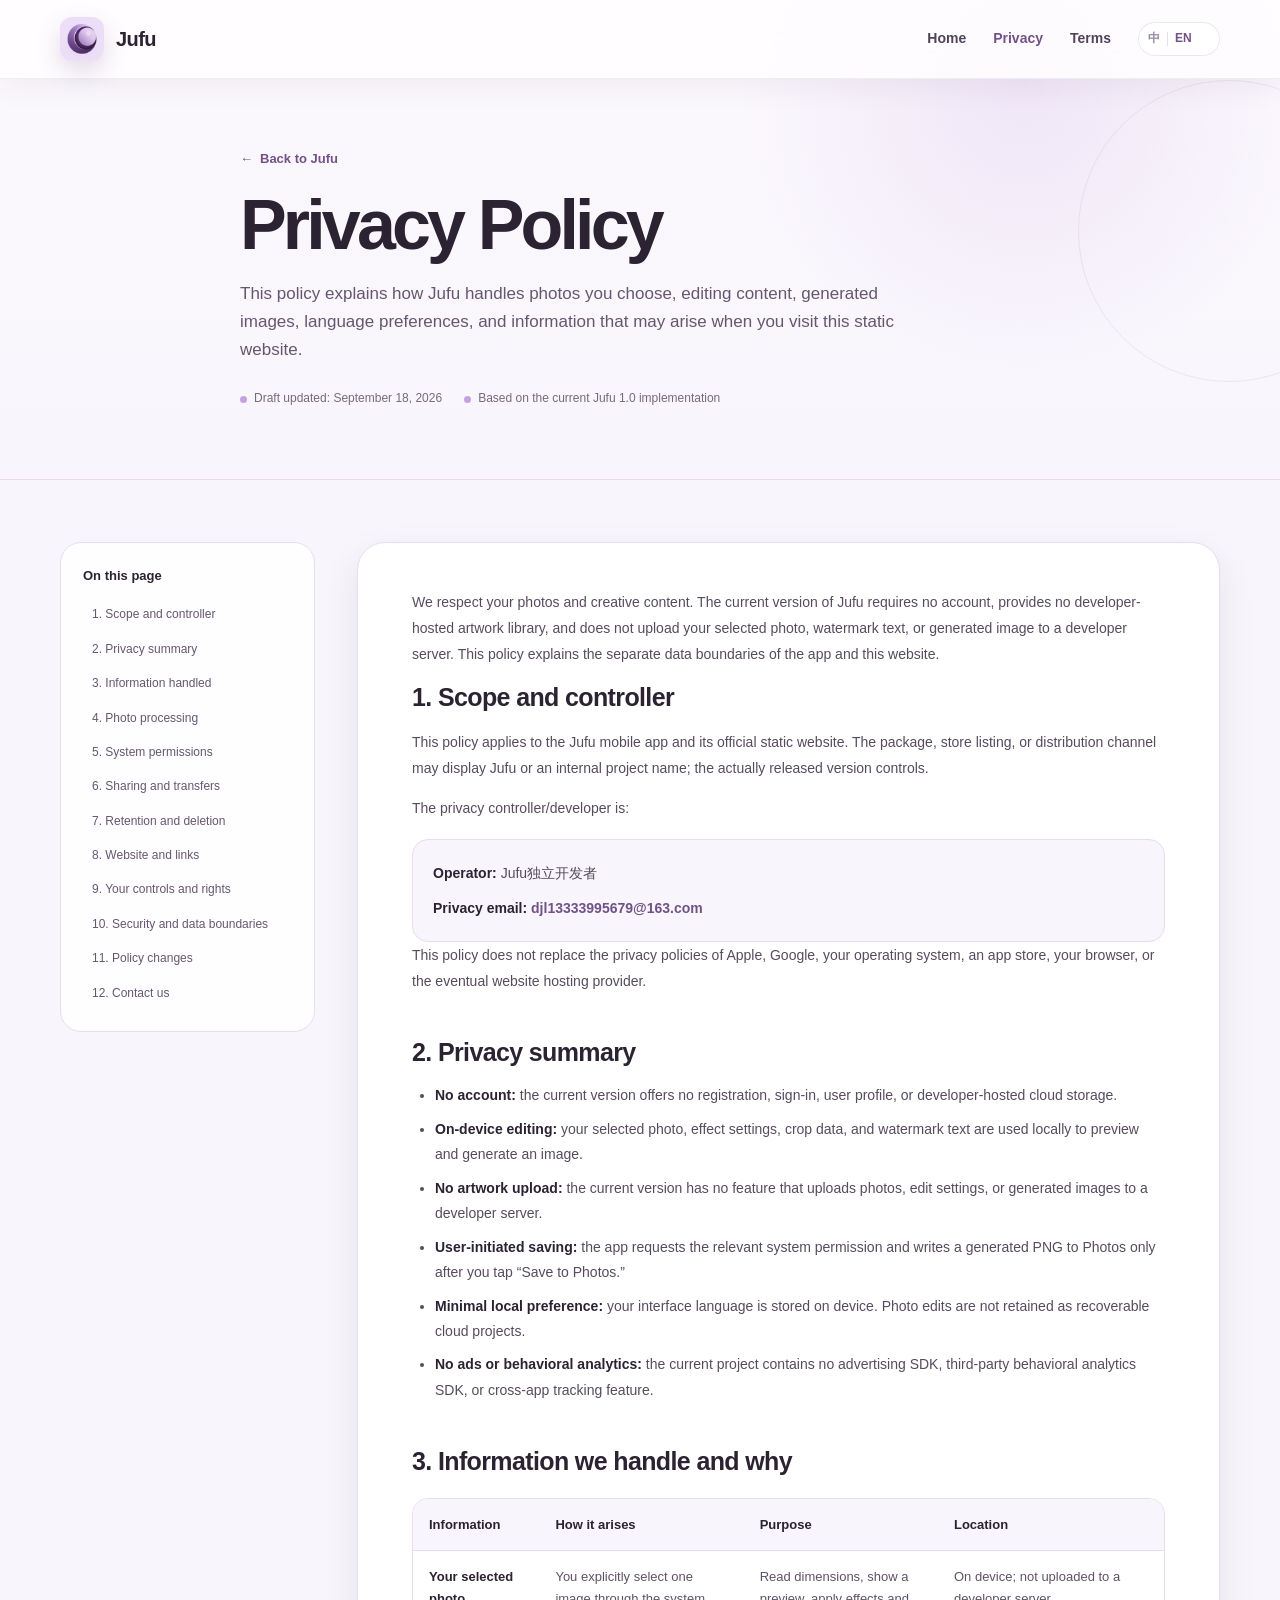
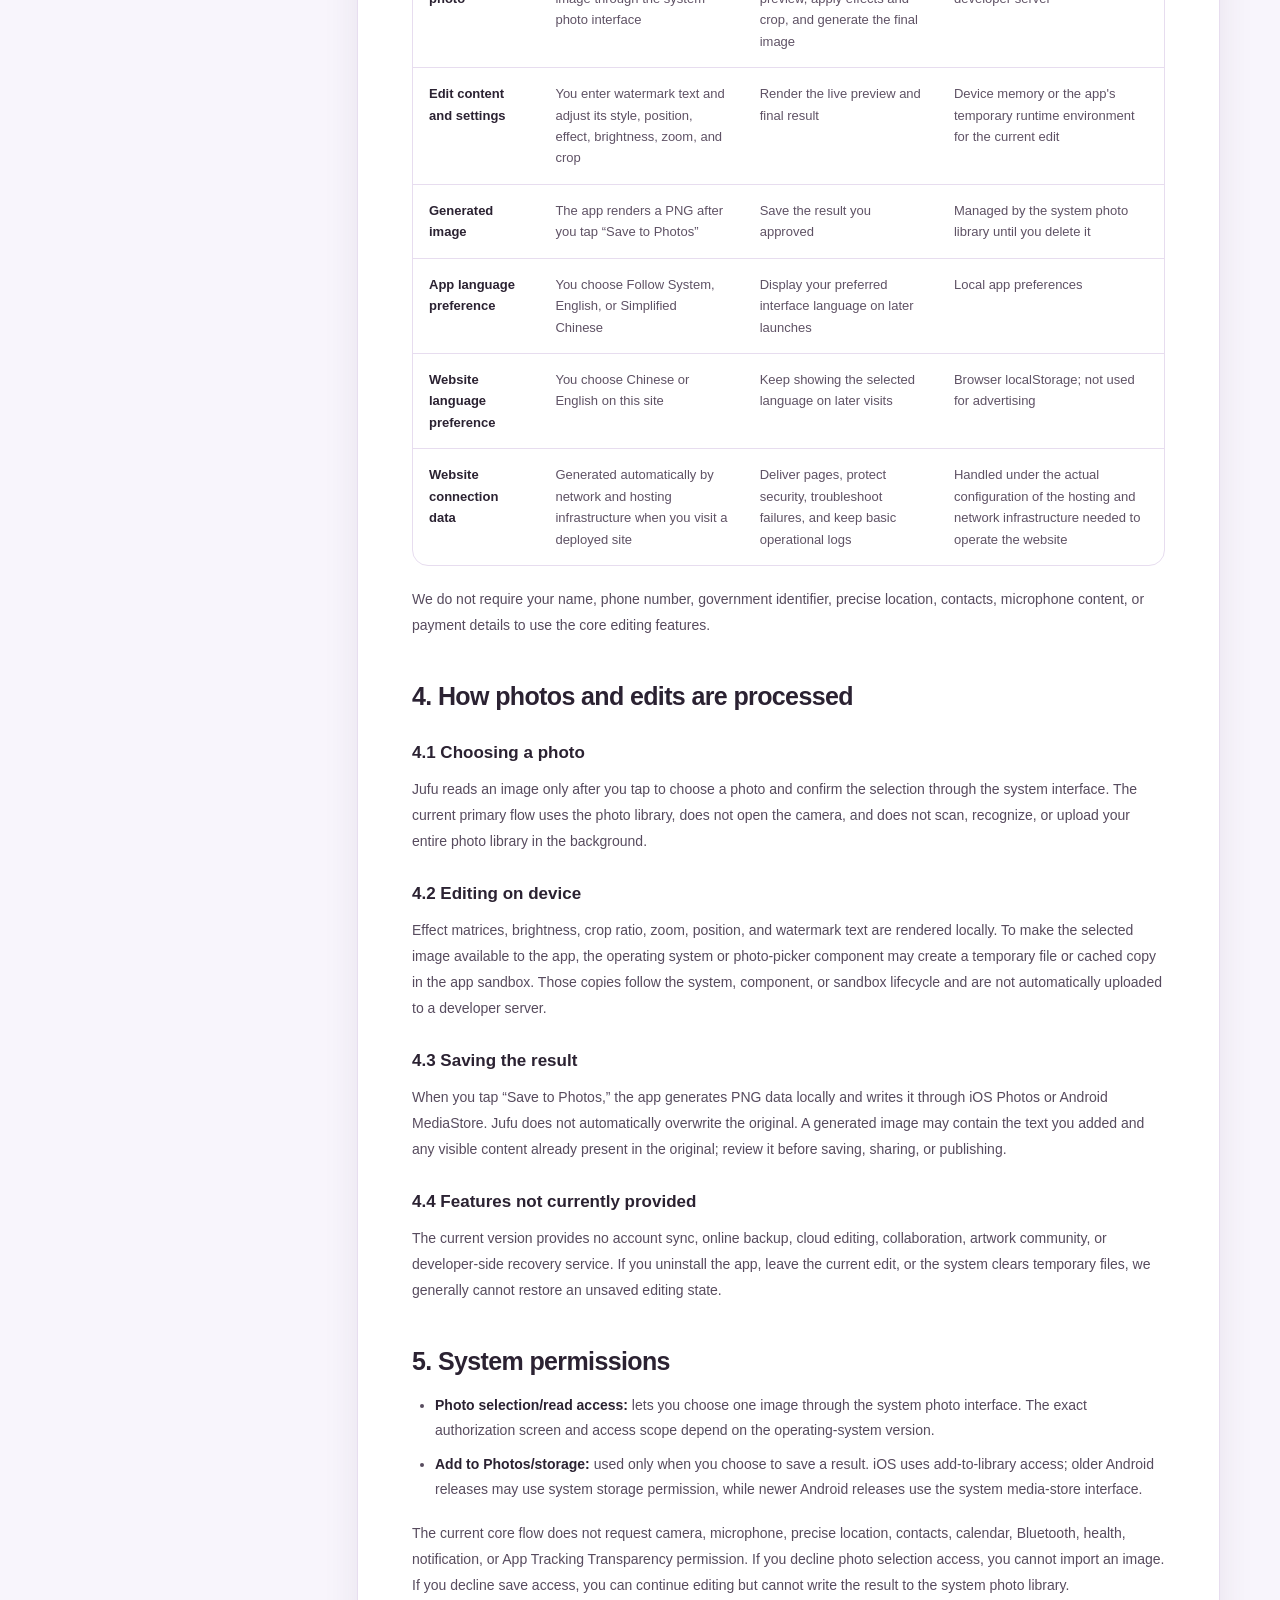
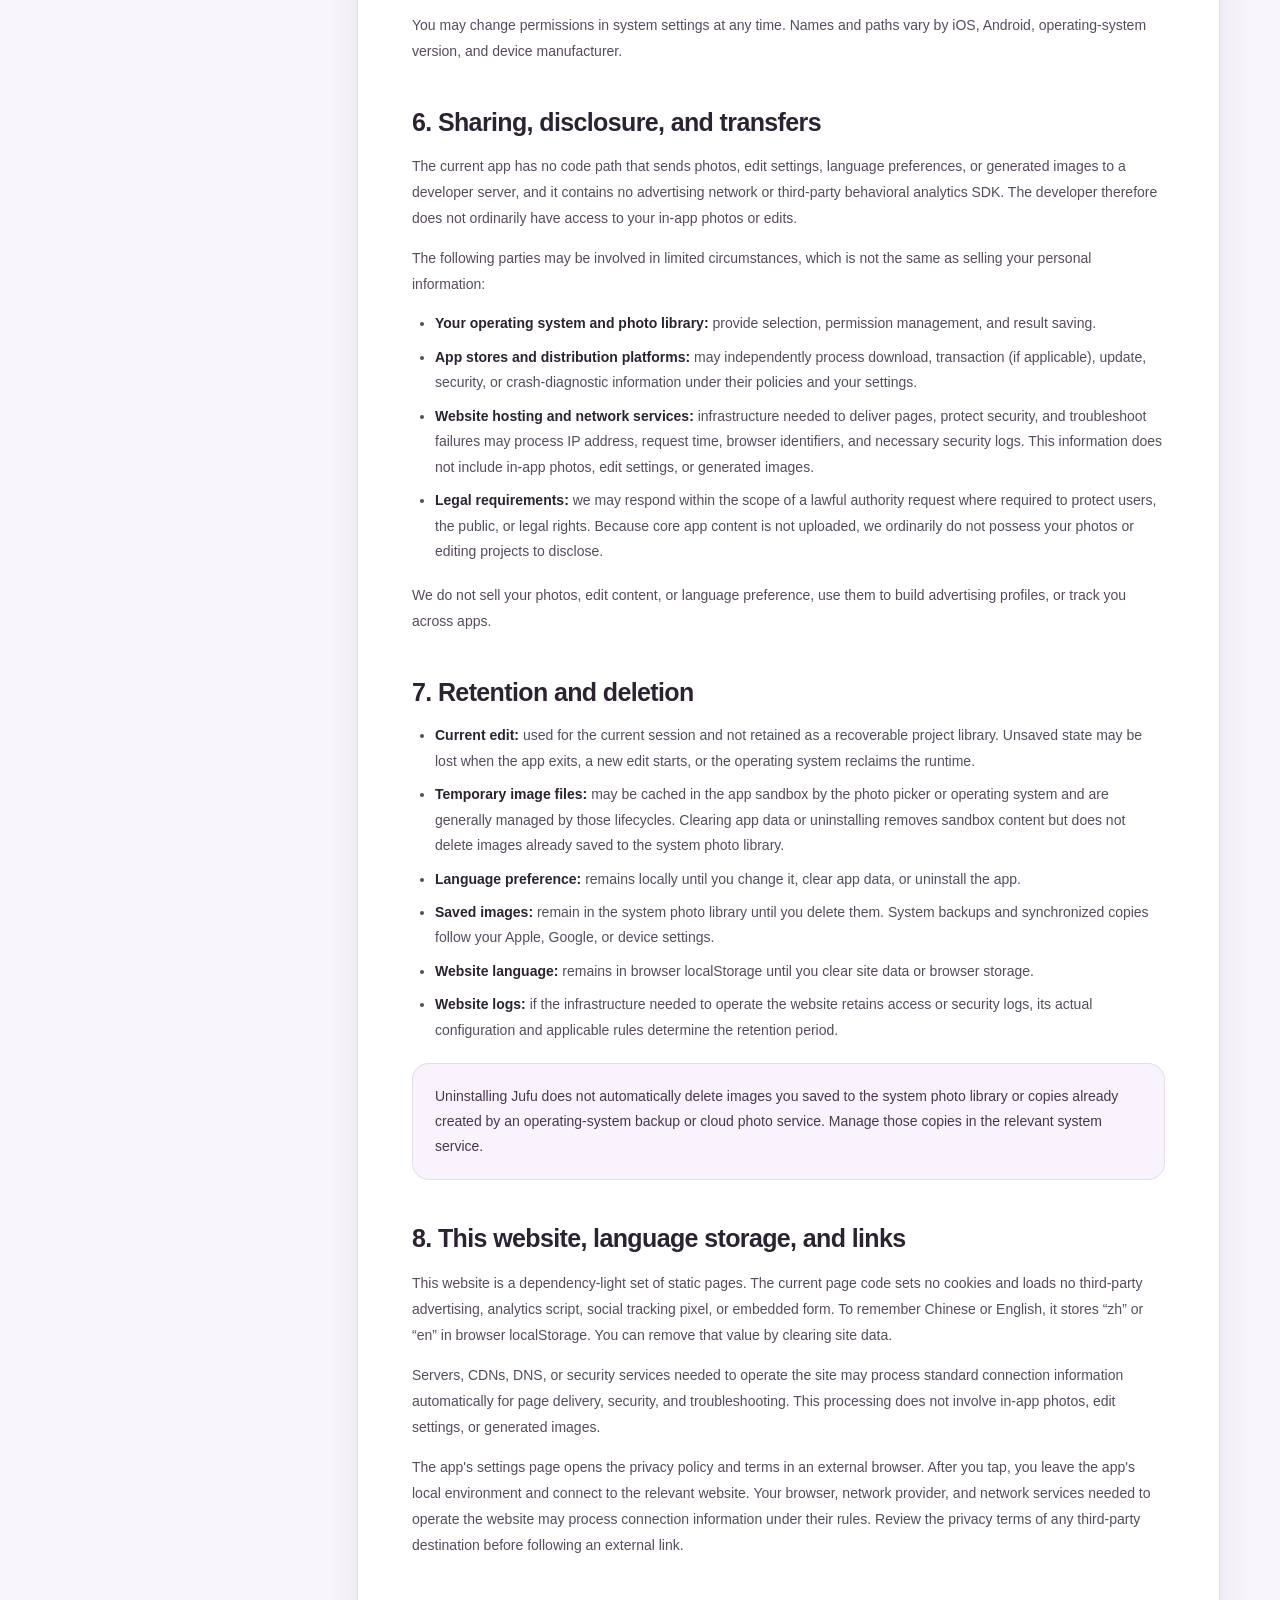
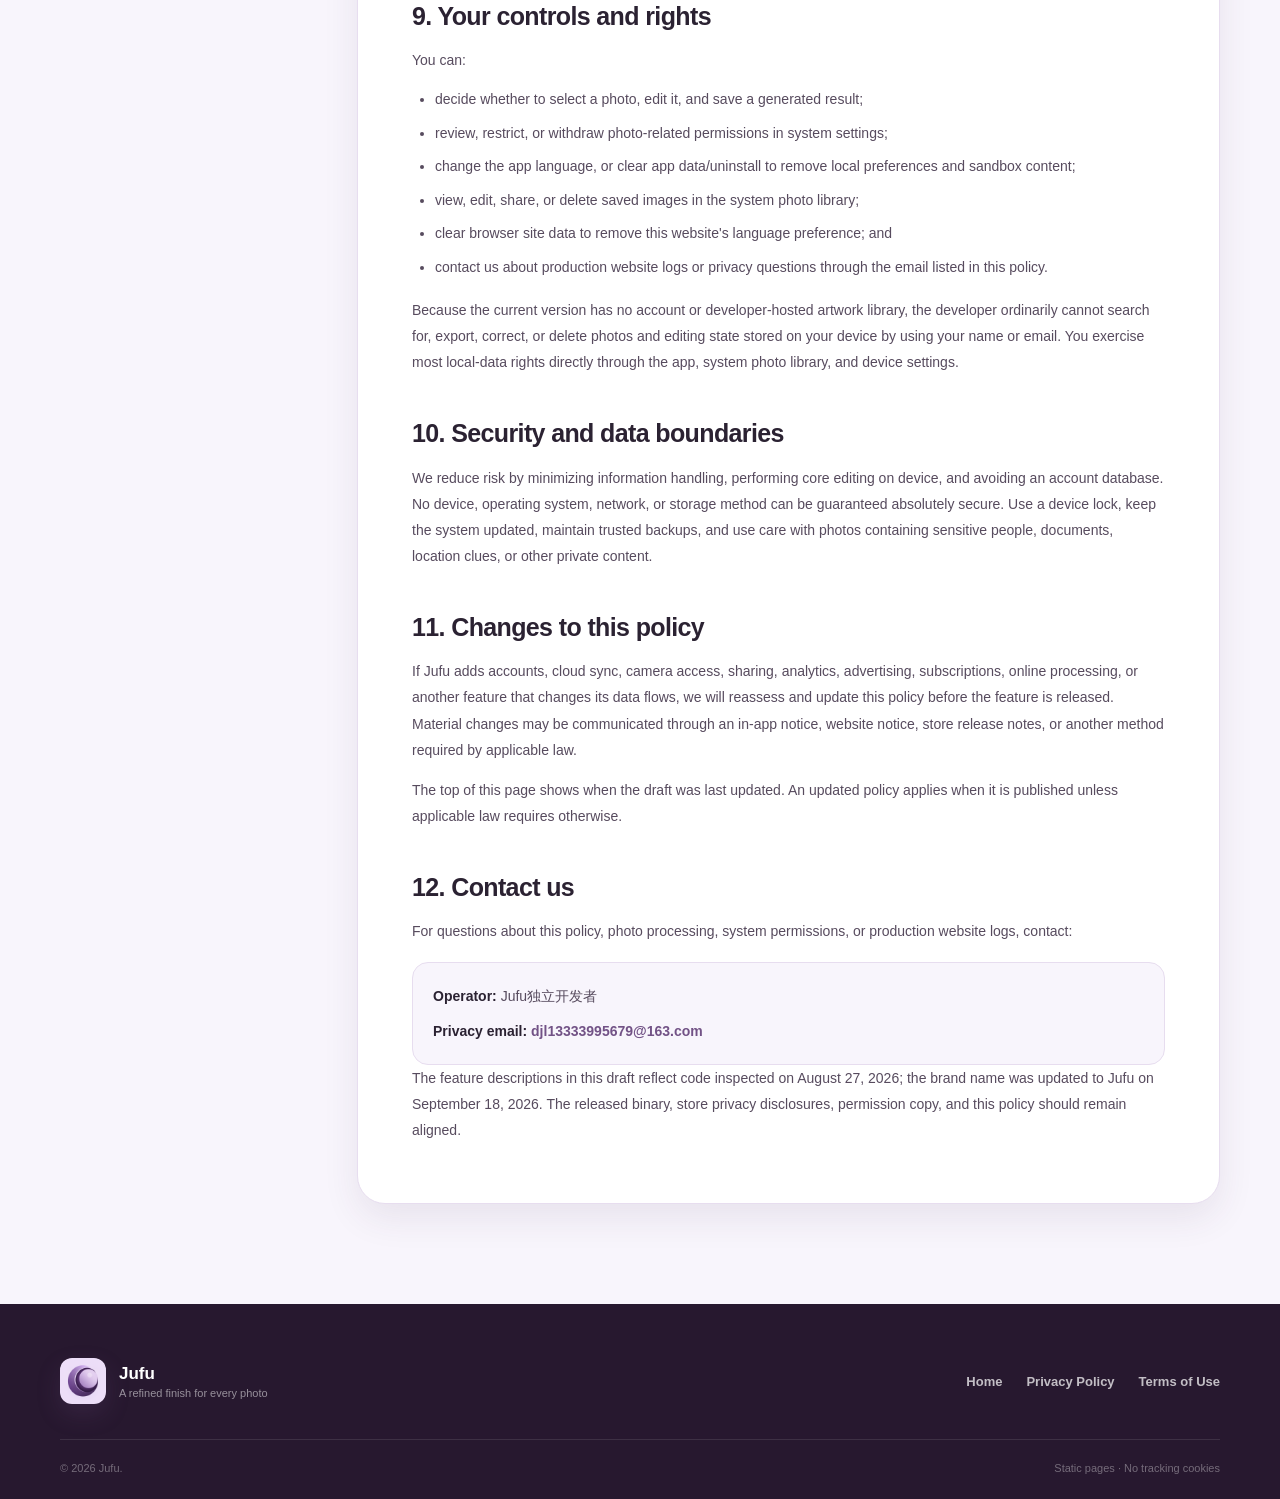
<file: apps/photo/website/privacy.html>
<!doctype html>
<html lang="zh-CN">
  <head>
    <meta charset="utf-8">
    <meta name="viewport" content="width=device-width, initial-scale=1">
    <meta name="theme-color" content="#725286">
    <meta name="color-scheme" content="light">
    <meta
      name="description"
      content="了解 Jufu 如何在设备本地处理照片、编辑内容、生成图片和语言偏好。"
    >
    <meta property="og:type" content="article">
    <meta property="og:title" content="Jufu 隐私政策">
    <meta
      property="og:description"
      content="了解 Jufu 如何在设备本地处理照片、编辑内容、生成图片和语言偏好。"
    >
    <meta name="twitter:card" content="summary">
    <title>Jufu 隐私政策</title>
    <link rel="icon" href="assets/app-icon.png">
    <link rel="apple-touch-icon" href="assets/app-icon.png">
    <link rel="stylesheet" href="styles.css">
    <script src="site.js" defer></script>
  </head>
  <body class="legal-page" data-page="privacy">
    <a
      class="skip-link"
      href="#main"
      data-zh="跳到主要内容"
      data-en="Skip to main content"
    >跳到主要内容</a>

    <header class="site-header is-scrolled" data-header>
      <div class="shell header-inner">
        <a class="brand" href="index.html" data-language-link aria-label="Jufu 首页">
          <img src="assets/app-icon.png" alt="" width="44" height="44">
          <span>Jufu</span>
        </a>

        <button
          class="menu-button"
          type="button"
          aria-expanded="false"
          aria-controls="site-nav"
          data-menu-button
        >
          <span class="sr-only" data-zh="打开导航" data-en="Open navigation">打开导航</span>
          <span></span><span></span><span></span>
        </button>

        <nav class="site-nav" id="site-nav" aria-label="主要导航" data-nav>
          <a href="index.html" data-language-link data-zh="官网" data-en="Home">官网</a>
          <a href="privacy.html" data-language-link aria-current="page" data-zh="隐私政策" data-en="Privacy">隐私政策</a>
          <a href="terms.html" data-language-link data-zh="用户协议" data-en="Terms">用户协议</a>
          <div class="language-switch" role="group" aria-label="语言 / Language">
            <button type="button" data-lang-choice="zh" aria-pressed="true">中</button>
            <span aria-hidden="true"></span>
            <button type="button" data-lang-choice="en" aria-pressed="false">EN</button>
          </div>
        </nav>
      </div>
    </header>

    <main id="main">
      <section class="legal-hero">
        <div class="shell legal-hero-inner">
          <a class="legal-breadcrumb" href="index.html" data-language-link>
            <span aria-hidden="true">←</span>
            <span data-zh="返回 Jufu 官网" data-en="Back to Jufu">返回 Jufu 官网</span>
          </a>
          <h1 data-zh="隐私政策" data-en="Privacy Policy">隐私政策</h1>
          <p
            data-zh="本政策说明 Jufu 如何处理你主动选择的照片、编辑内容、生成图片、语言偏好，以及访问本静态网站时可能产生的信息。"
            data-en="This policy explains how Jufu handles photos you choose, editing content, generated images, language preferences, and information that may arise when you visit this static website."
          >本政策说明 Jufu 如何处理你主动选择的照片、编辑内容、生成图片、语言偏好，以及访问本静态网站时可能产生的信息。</p>
          <div class="legal-meta">
            <span data-zh="草案更新：2026 年 9 月 18 日" data-en="Draft updated: September 18, 2026">草案更新：2026 年 9 月 18 日</span>
            <span data-zh="适用于 Jufu 1.0 当前实现" data-en="Based on the current Jufu 1.0 implementation">适用于 Jufu 1.0 当前实现</span>
          </div>
        </div>
      </section>

      <section class="legal-content">
        <div class="shell legal-grid">
          <aside class="policy-toc" aria-label="政策目录">
            <div class="policy-language" data-policy-language="zh">
              <strong>本页目录</strong>
              <nav>
                <a href="#zh-scope">1. 适用范围与主体</a>
                <a href="#zh-summary">2. 隐私摘要</a>
                <a href="#zh-data">3. 处理的信息</a>
                <a href="#zh-photos">4. 照片处理方式</a>
                <a href="#zh-permissions">5. 系统权限</a>
                <a href="#zh-sharing">6. 共享与对外传输</a>
                <a href="#zh-retention">7. 保存与删除</a>
                <a href="#zh-website">8. 网站与外部链接</a>
                <a href="#zh-rights">9. 你的控制与权利</a>
                <a href="#zh-security">10. 安全与数据边界</a>
                <a href="#zh-changes">11. 政策更新</a>
                <a href="#zh-contact">12. 联系我们</a>
              </nav>
            </div>
            <div class="policy-language" data-policy-language="en" hidden>
              <strong>On this page</strong>
              <nav>
                <a href="#en-scope">1. Scope and controller</a>
                <a href="#en-summary">2. Privacy summary</a>
                <a href="#en-data">3. Information handled</a>
                <a href="#en-photos">4. Photo processing</a>
                <a href="#en-permissions">5. System permissions</a>
                <a href="#en-sharing">6. Sharing and transfers</a>
                <a href="#en-retention">7. Retention and deletion</a>
                <a href="#en-website">8. Website and links</a>
                <a href="#en-rights">9. Your controls and rights</a>
                <a href="#en-security">10. Security and data boundaries</a>
                <a href="#en-changes">11. Policy changes</a>
                <a href="#en-contact">12. Contact us</a>
              </nav>
            </div>
          </aside>

          <article class="policy-article">
            <div class="policy-language" data-policy-language="zh">
              <p class="policy-intro">我们重视你的照片与创作内容。Jufu 当前版本不要求注册账号，不建立云端作品库，也不把选中的照片、文字水印或生成图片上传到开发者服务器。以下内容帮助你了解应用和本网站各自如何处理信息。</p>

              <section id="zh-scope">
                <h2>1. 适用范围与处理主体</h2>
                <p>本政策适用于 Jufu 移动应用及其官方静态网站。应用的软件包名称、商店页面或下载渠道可能显示 Jufu 或项目内部名称，但均以实际发布版本为准。</p>
                <p>个人信息处理者/开发者：</p>
                <div class="policy-contact">
                  <p><strong>运营主体：</strong><span>Jufu独立开发者</span></p>
                  <p><strong>联系邮箱：</strong><a href="mailto:djl13333995679@163.com">djl13333995679@163.com</a></p>
                </div>
                <p>本政策不替代 Apple、Google、设备操作系统、应用商店、浏览器或网站托管服务商各自的隐私政策。</p>
              </section>

              <section id="zh-summary">
                <h2>2. 隐私摘要</h2>
                <ul>
                  <li><strong>无需账号：</strong>当前版本不提供注册、登录、用户档案或开发者云端空间。</li>
                  <li><strong>本地编辑：</strong>你选择的照片、效果参数、裁剪信息和文字水印用于设备本地预览与生成图片。</li>
                  <li><strong>不上传作品：</strong>当前版本没有把照片、编辑参数或生成图片上传到开发者服务器的功能。</li>
                  <li><strong>主动保存：</strong>只有你点击“保存到相册”后，应用才会请求相应系统权限并将生成的 PNG 图片写入系统照片库。</li>
                  <li><strong>少量本地偏好：</strong>你选择的界面语言会保存在设备本地；照片编辑项目本身不会作为可恢复的云端项目保存。</li>
                  <li><strong>无广告或行为分析：</strong>当前项目代码未集成广告 SDK、第三方行为分析 SDK或跨应用追踪功能。</li>
                </ul>
              </section>

              <section id="zh-data">
                <h2>3. 我们处理的信息与目的</h2>
                <div class="policy-table-wrap">
                  <table class="policy-table">
                    <thead>
                      <tr><th>信息类型</th><th>如何产生</th><th>处理目的</th><th>位置</th></tr>
                    </thead>
                    <tbody>
                      <tr>
                        <td><strong>你选择的照片</strong></td>
                        <td>你通过系统照片选择界面明确选择一张图片</td>
                        <td>读取尺寸、显示预览、应用效果与裁剪，并生成最终图片</td>
                        <td>设备本地；不上传到开发者服务器</td>
                      </tr>
                      <tr>
                        <td><strong>编辑内容与参数</strong></td>
                        <td>你输入水印文字，并调整颜色、大小、透明度、位置、效果、亮度、缩放和裁剪</td>
                        <td>即时渲染预览与生成结果</td>
                        <td>当前编辑会话的设备内存或应用临时运行环境</td>
                      </tr>
                      <tr>
                        <td><strong>生成图片</strong></td>
                        <td>你点击“保存到相册”后，应用在本地渲染 PNG 图片</td>
                        <td>把你确认的编辑结果保存到系统照片库</td>
                        <td>由系统照片库管理，直至你自行删除</td>
                      </tr>
                      <tr>
                        <td><strong>应用语言偏好</strong></td>
                        <td>你选择跟随系统、English 或简体中文</td>
                        <td>在后续启动时显示相应界面语言</td>
                        <td>应用本地偏好存储</td>
                      </tr>
                      <tr>
                        <td><strong>网站语言偏好</strong></td>
                        <td>你在本网站选择中文或 English</td>
                        <td>在后续访问时继续显示所选语言</td>
                        <td>浏览器 localStorage；不用于广告追踪</td>
                      </tr>
                      <tr>
                        <td><strong>网站连接信息</strong></td>
                        <td>你访问正式部署的网站时，由网络和托管基础设施自动产生</td>
                        <td>传送页面、安全防护、故障排查和基础运行日志</td>
                        <td>由网站运行所需的托管与网络基础设施按其实际配置处理</td>
                      </tr>
                    </tbody>
                  </table>
                </div>
                <p>我们不会要求你为使用核心编辑功能提供姓名、手机号码、身份证件、精确位置、联系人、麦克风内容或支付信息。</p>
              </section>

              <section id="zh-photos">
                <h2>4. 照片与编辑内容如何被处理</h2>
                <h3>4.1 选择照片</h3>
                <p>Jufu 只在你点击选择照片并通过系统界面确认后，读取你明确选中的图片。当前版本的主要流程使用相册来源，不调用相机，也不会在后台遍历、识别或上传你的整个照片库。</p>
                <h3>4.2 本地编辑</h3>
                <p>效果矩阵、亮度、裁剪比例、缩放、位置和文字水印在设备本地参与渲染。为了让应用读取你选择的图片，操作系统或照片选择组件可能在应用沙盒中建立临时文件或缓存副本；这些副本由系统、组件或应用沙盒生命周期管理，不会因该过程自动上传到开发者服务器。</p>
                <h3>4.3 保存结果</h3>
                <p>当你点击“保存到相册”时，应用在本地生成 PNG 数据，并通过 iOS Photos 或 Android MediaStore 写入系统照片库。应用不会自动覆盖原图。生成图片可能包含你添加的文字，也可能保留原照片本身具有的可见内容；保存、分享或发布前请自行检查。</p>
                <h3>4.4 当前不提供的能力</h3>
                <p>当前版本不提供账号同步、在线备份、云端编辑、协作、作品社区或开发者后台恢复功能。卸载应用、退出当前编辑或系统清理临时文件后，我们通常无法替你恢复未保存的编辑状态。</p>
              </section>

              <section id="zh-permissions">
                <h2>5. 系统权限</h2>
                <ul>
                  <li><strong>照片读取/选择：</strong>用于让你从系统照片界面选择一张待编辑图片。具体授权界面和访问范围由操作系统版本决定。</li>
                  <li><strong>添加到照片/存储：</strong>仅在你主动保存结果时，用于把生成图片写入系统照片库。iOS 使用添加照片权限；较旧 Android 版本可能使用系统存储权限，新版 Android 使用系统媒体存储接口。</li>
                </ul>
                <p>当前版本的核心流程不请求相机、麦克风、精确位置、联系人、日历、蓝牙、健康、通知或 App Tracking Transparency 权限。如果拒绝照片选择权限，你无法导入图片；如果拒绝保存权限，你仍可继续编辑，但无法把结果写入系统相册。</p>
                <p>你可以随时在系统设置中更改权限。权限名称和路径可能因 iOS、Android 或设备厂商版本而异。</p>
              </section>

              <section id="zh-sharing">
                <h2>6. 信息共享、披露与对外传输</h2>
                <p>当前应用没有把照片、编辑参数、语言偏好或生成图片发送给开发者服务器的代码路径，也未集成广告网络或第三方行为分析 SDK。因此，开发者通常无法访问你的应用内照片和编辑内容。</p>
                <p>以下场景可能涉及其他主体，但不等同于我们出售你的个人信息：</p>
                <ul>
                  <li><strong>设备操作系统与照片库：</strong>负责照片选择、权限管理和保存结果。</li>
                  <li><strong>应用商店与分发平台：</strong>可能为了下载、购买记录（如适用）、更新、安全或崩溃诊断而独立处理信息，具体以其政策和你的设备设置为准。</li>
                  <li><strong>网站托管与网络服务：</strong>为传送页面、安全防护和故障排查，网站运行所需的基础设施可能处理 IP 地址、请求时间、浏览器标识和必要的安全日志。这些信息不包含应用内照片、编辑参数或生成图片。</li>
                  <li><strong>法律要求：</strong>如果适用法律要求，或为保护用户、公众或合法权益所必需，我们可能在有权机关要求范围内配合；但由于核心应用数据不上传，我们通常并不持有可供披露的照片或编辑项目。</li>
                </ul>
                <p>我们不出售你的照片、编辑内容或语言偏好，不使用它们建立广告画像，也不进行跨应用追踪。</p>
              </section>

              <section id="zh-retention">
                <h2>7. 信息保存与删除</h2>
                <ul>
                  <li><strong>当前编辑状态：</strong>仅为当前使用过程服务，不作为可恢复项目库长期保存。应用退出、重新开始编辑或系统回收运行环境后，未保存状态可能丢失。</li>
                  <li><strong>临时图片文件：</strong>可能由照片选择组件或操作系统保存在应用沙盒缓存中，通常由系统或应用生命周期清理。你也可以通过清除应用数据或卸载应用移除应用沙盒内容，但这不会删除已经保存到系统照片库的图片。</li>
                  <li><strong>语言偏好：</strong>保存在设备本地，直到你更改设置、清除应用数据或卸载应用。</li>
                  <li><strong>已保存图片：</strong>保留在系统照片库，直至你在照片应用或文件系统中自行删除；系统备份或同步副本按你的 Apple、Google 或设备设置处理。</li>
                  <li><strong>网站语言偏好：</strong>保存在浏览器 localStorage，直到你清除网站数据或浏览器存储。</li>
                  <li><strong>网站访问日志：</strong>如网站运行所需的基础设施保存访问或安全日志，其保存期限按实际配置和适用规则处理。</li>
                </ul>
                <div class="policy-callout">卸载 Jufu 不会自动删除你已经保存到系统照片库的图片，也不会删除操作系统或云相册已经建立的备份/同步副本。请在相应系统服务中自行管理这些内容。</div>
              </section>

              <section id="zh-website">
                <h2>8. 本网站、语言存储与外部链接</h2>
                <p>本网站为依赖较少的静态页面，当前页面代码不设置 Cookie，不加载第三方广告、分析脚本、社交追踪像素或嵌入式表单。为了记住中英文选择，页面会把“zh”或“en”写入浏览器 localStorage；你可清除网站数据删除该值。</p>
                <p>托管网站所必需的服务器、CDN、DNS 或安全服务可能自动处理标准连接信息，用于页面传输、安全防护和故障排查；这些处理不涉及应用内照片、编辑参数或生成图片。</p>
                <p>应用设置页会在外部浏览器中打开隐私政策和用户协议。点击后，你将离开应用本地环境并连接到对应网站；浏览器、网络运营商和网站运行所需的网络服务可能依其规则处理连接信息。对于网站中的第三方链接，我们建议你先阅读目标服务的隐私规则。</p>
              </section>

              <section id="zh-rights">
                <h2>9. 你的控制与权利</h2>
                <p>你可以：</p>
                <ul>
                  <li>决定是否选择照片、编辑照片以及是否保存生成结果；</li>
                  <li>在系统设置中查看、限制或撤回照片相关权限；</li>
                  <li>在应用设置中更改语言，或清除应用数据/卸载应用以移除本地偏好和沙盒内容；</li>
                  <li>在系统照片库中查看、编辑、分享或删除已保存图片；</li>
                  <li>清除浏览器网站数据，以删除本网站保存的语言偏好；</li>
                  <li>就正式网站日志或隐私问题通过本政策所列邮箱联系我们。</li>
                </ul>
                <p>由于当前版本没有账号和开发者云端作品库，开发者通常无法通过姓名或邮箱检索、导出或删除你设备内的照片和编辑状态。对本地数据的访问、更正、导出和删除主要由你通过应用、系统照片库和设备设置直接完成。</p>
              </section>

              <section id="zh-security">
                <h2>10. 安全与数据边界</h2>
                <p>我们通过减少数据收集、在设备本地完成核心编辑、不建立账号库等方式降低风险。但任何设备、系统、网络或存储方式都无法保证绝对安全。请使用设备锁、系统更新和可信备份，并谨慎处理包含敏感人物、证件、位置线索或其他私人内容的照片。</p>
              </section>

              <section id="zh-changes">
                <h2>11. 本政策的更新</h2>
                <p>当应用增加账号、云同步、相机、分享、分析、广告、订阅、在线处理或其他会改变数据流的功能时，我们会在上线前重新评估并更新本政策。重大变更可能通过应用内提示、网站公告、商店更新说明或适用法律要求的其他方式通知。</p>
                <p>页面顶部会显示最近更新时间。更新后的政策自发布时适用，但法律另有要求的除外。</p>
              </section>

              <section id="zh-contact">
                <h2>12. 联系我们</h2>
                <p>如对本政策、照片处理方式、系统权限或正式网站日志有疑问，请通过以下方式联系：</p>
                <div class="policy-contact">
                  <p><strong>运营主体：</strong><span>Jufu独立开发者</span></p>
                  <p><strong>隐私联系邮箱：</strong><a href="mailto:djl13333995679@163.com">djl13333995679@163.com</a></p>
                </div>
                <p class="legal-note">本草案的功能描述依据 2026 年 8 月 27 日的代码检查；品牌名称于 2026 年 9 月 18 日更新为 Jufu。正式发布版本、商店隐私标签、权限说明和本政策应保持一致。</p>
              </section>
            </div>

            <div class="policy-language" data-policy-language="en" hidden>
              <p class="policy-intro">We respect your photos and creative content. The current version of Jufu requires no account, provides no developer-hosted artwork library, and does not upload your selected photo, watermark text, or generated image to a developer server. This policy explains the separate data boundaries of the app and this website.</p>

              <section id="en-scope">
                <h2>1. Scope and controller</h2>
                <p>This policy applies to the Jufu mobile app and its official static website. The package, store listing, or distribution channel may display Jufu or an internal project name; the actually released version controls.</p>
                <p>The privacy controller/developer is:</p>
                <div class="policy-contact">
                  <p><strong>Operator:</strong> <span>Jufu独立开发者</span></p>
                  <p><strong>Privacy email:</strong> <a href="mailto:djl13333995679@163.com">djl13333995679@163.com</a></p>
                </div>
                <p>This policy does not replace the privacy policies of Apple, Google, your operating system, an app store, your browser, or the eventual website hosting provider.</p>
              </section>

              <section id="en-summary">
                <h2>2. Privacy summary</h2>
                <ul>
                  <li><strong>No account:</strong> the current version offers no registration, sign-in, user profile, or developer-hosted cloud storage.</li>
                  <li><strong>On-device editing:</strong> your selected photo, effect settings, crop data, and watermark text are used locally to preview and generate an image.</li>
                  <li><strong>No artwork upload:</strong> the current version has no feature that uploads photos, edit settings, or generated images to a developer server.</li>
                  <li><strong>User-initiated saving:</strong> the app requests the relevant system permission and writes a generated PNG to Photos only after you tap “Save to Photos.”</li>
                  <li><strong>Minimal local preference:</strong> your interface language is stored on device. Photo edits are not retained as recoverable cloud projects.</li>
                  <li><strong>No ads or behavioral analytics:</strong> the current project contains no advertising SDK, third-party behavioral analytics SDK, or cross-app tracking feature.</li>
                </ul>
              </section>

              <section id="en-data">
                <h2>3. Information we handle and why</h2>
                <div class="policy-table-wrap">
                  <table class="policy-table">
                    <thead>
                      <tr><th>Information</th><th>How it arises</th><th>Purpose</th><th>Location</th></tr>
                    </thead>
                    <tbody>
                      <tr>
                        <td><strong>Your selected photo</strong></td>
                        <td>You explicitly select one image through the system photo interface</td>
                        <td>Read dimensions, show a preview, apply effects and crop, and generate the final image</td>
                        <td>On device; not uploaded to a developer server</td>
                      </tr>
                      <tr>
                        <td><strong>Edit content and settings</strong></td>
                        <td>You enter watermark text and adjust its style, position, effect, brightness, zoom, and crop</td>
                        <td>Render the live preview and final result</td>
                        <td>Device memory or the app's temporary runtime environment for the current edit</td>
                      </tr>
                      <tr>
                        <td><strong>Generated image</strong></td>
                        <td>The app renders a PNG after you tap “Save to Photos”</td>
                        <td>Save the result you approved</td>
                        <td>Managed by the system photo library until you delete it</td>
                      </tr>
                      <tr>
                        <td><strong>App language preference</strong></td>
                        <td>You choose Follow System, English, or Simplified Chinese</td>
                        <td>Display your preferred interface language on later launches</td>
                        <td>Local app preferences</td>
                      </tr>
                      <tr>
                        <td><strong>Website language preference</strong></td>
                        <td>You choose Chinese or English on this site</td>
                        <td>Keep showing the selected language on later visits</td>
                        <td>Browser localStorage; not used for advertising</td>
                      </tr>
                      <tr>
                        <td><strong>Website connection data</strong></td>
                        <td>Generated automatically by network and hosting infrastructure when you visit a deployed site</td>
                        <td>Deliver pages, protect security, troubleshoot failures, and keep basic operational logs</td>
                        <td>Handled under the actual configuration of the hosting and network infrastructure needed to operate the website</td>
                      </tr>
                    </tbody>
                  </table>
                </div>
                <p>We do not require your name, phone number, government identifier, precise location, contacts, microphone content, or payment details to use the core editing features.</p>
              </section>

              <section id="en-photos">
                <h2>4. How photos and edits are processed</h2>
                <h3>4.1 Choosing a photo</h3>
                <p>Jufu reads an image only after you tap to choose a photo and confirm the selection through the system interface. The current primary flow uses the photo library, does not open the camera, and does not scan, recognize, or upload your entire photo library in the background.</p>
                <h3>4.2 Editing on device</h3>
                <p>Effect matrices, brightness, crop ratio, zoom, position, and watermark text are rendered locally. To make the selected image available to the app, the operating system or photo-picker component may create a temporary file or cached copy in the app sandbox. Those copies follow the system, component, or sandbox lifecycle and are not automatically uploaded to a developer server.</p>
                <h3>4.3 Saving the result</h3>
                <p>When you tap “Save to Photos,” the app generates PNG data locally and writes it through iOS Photos or Android MediaStore. Jufu does not automatically overwrite the original. A generated image may contain the text you added and any visible content already present in the original; review it before saving, sharing, or publishing.</p>
                <h3>4.4 Features not currently provided</h3>
                <p>The current version provides no account sync, online backup, cloud editing, collaboration, artwork community, or developer-side recovery service. If you uninstall the app, leave the current edit, or the system clears temporary files, we generally cannot restore an unsaved editing state.</p>
              </section>

              <section id="en-permissions">
                <h2>5. System permissions</h2>
                <ul>
                  <li><strong>Photo selection/read access:</strong> lets you choose one image through the system photo interface. The exact authorization screen and access scope depend on the operating-system version.</li>
                  <li><strong>Add to Photos/storage:</strong> used only when you choose to save a result. iOS uses add-to-library access; older Android releases may use system storage permission, while newer Android releases use the system media-store interface.</li>
                </ul>
                <p>The current core flow does not request camera, microphone, precise location, contacts, calendar, Bluetooth, health, notification, or App Tracking Transparency permission. If you decline photo selection access, you cannot import an image. If you decline save access, you can continue editing but cannot write the result to the system photo library.</p>
                <p>You may change permissions in system settings at any time. Names and paths vary by iOS, Android, operating-system version, and device manufacturer.</p>
              </section>

              <section id="en-sharing">
                <h2>6. Sharing, disclosure, and transfers</h2>
                <p>The current app has no code path that sends photos, edit settings, language preferences, or generated images to a developer server, and it contains no advertising network or third-party behavioral analytics SDK. The developer therefore does not ordinarily have access to your in-app photos or edits.</p>
                <p>The following parties may be involved in limited circumstances, which is not the same as selling your personal information:</p>
                <ul>
                  <li><strong>Your operating system and photo library:</strong> provide selection, permission management, and result saving.</li>
                  <li><strong>App stores and distribution platforms:</strong> may independently process download, transaction (if applicable), update, security, or crash-diagnostic information under their policies and your settings.</li>
                  <li><strong>Website hosting and network services:</strong> infrastructure needed to deliver pages, protect security, and troubleshoot failures may process IP address, request time, browser identifiers, and necessary security logs. This information does not include in-app photos, edit settings, or generated images.</li>
                  <li><strong>Legal requirements:</strong> we may respond within the scope of a lawful authority request where required to protect users, the public, or legal rights. Because core app content is not uploaded, we ordinarily do not possess your photos or editing projects to disclose.</li>
                </ul>
                <p>We do not sell your photos, edit content, or language preference, use them to build advertising profiles, or track you across apps.</p>
              </section>

              <section id="en-retention">
                <h2>7. Retention and deletion</h2>
                <ul>
                  <li><strong>Current edit:</strong> used for the current session and not retained as a recoverable project library. Unsaved state may be lost when the app exits, a new edit starts, or the operating system reclaims the runtime.</li>
                  <li><strong>Temporary image files:</strong> may be cached in the app sandbox by the photo picker or operating system and are generally managed by those lifecycles. Clearing app data or uninstalling removes sandbox content but does not delete images already saved to the system photo library.</li>
                  <li><strong>Language preference:</strong> remains locally until you change it, clear app data, or uninstall the app.</li>
                  <li><strong>Saved images:</strong> remain in the system photo library until you delete them. System backups and synchronized copies follow your Apple, Google, or device settings.</li>
                  <li><strong>Website language:</strong> remains in browser localStorage until you clear site data or browser storage.</li>
                  <li><strong>Website logs:</strong> if the infrastructure needed to operate the website retains access or security logs, its actual configuration and applicable rules determine the retention period.</li>
                </ul>
                <div class="policy-callout">Uninstalling Jufu does not automatically delete images you saved to the system photo library or copies already created by an operating-system backup or cloud photo service. Manage those copies in the relevant system service.</div>
              </section>

              <section id="en-website">
                <h2>8. This website, language storage, and links</h2>
                <p>This website is a dependency-light set of static pages. The current page code sets no cookies and loads no third-party advertising, analytics script, social tracking pixel, or embedded form. To remember Chinese or English, it stores “zh” or “en” in browser localStorage. You can remove that value by clearing site data.</p>
                <p>Servers, CDNs, DNS, or security services needed to operate the site may process standard connection information automatically for page delivery, security, and troubleshooting. This processing does not involve in-app photos, edit settings, or generated images.</p>
                <p>The app's settings page opens the privacy policy and terms in an external browser. After you tap, you leave the app's local environment and connect to the relevant website. Your browser, network provider, and network services needed to operate the website may process connection information under their rules. Review the privacy terms of any third-party destination before following an external link.</p>
              </section>

              <section id="en-rights">
                <h2>9. Your controls and rights</h2>
                <p>You can:</p>
                <ul>
                  <li>decide whether to select a photo, edit it, and save a generated result;</li>
                  <li>review, restrict, or withdraw photo-related permissions in system settings;</li>
                  <li>change the app language, or clear app data/uninstall to remove local preferences and sandbox content;</li>
                  <li>view, edit, share, or delete saved images in the system photo library;</li>
                  <li>clear browser site data to remove this website's language preference; and</li>
                  <li>contact us about production website logs or privacy questions through the email listed in this policy.</li>
                </ul>
                <p>Because the current version has no account or developer-hosted artwork library, the developer ordinarily cannot search for, export, correct, or delete photos and editing state stored on your device by using your name or email. You exercise most local-data rights directly through the app, system photo library, and device settings.</p>
              </section>

              <section id="en-security">
                <h2>10. Security and data boundaries</h2>
                <p>We reduce risk by minimizing information handling, performing core editing on device, and avoiding an account database. No device, operating system, network, or storage method can be guaranteed absolutely secure. Use a device lock, keep the system updated, maintain trusted backups, and use care with photos containing sensitive people, documents, location clues, or other private content.</p>
              </section>

              <section id="en-changes">
                <h2>11. Changes to this policy</h2>
                <p>If Jufu adds accounts, cloud sync, camera access, sharing, analytics, advertising, subscriptions, online processing, or another feature that changes its data flows, we will reassess and update this policy before the feature is released. Material changes may be communicated through an in-app notice, website notice, store release notes, or another method required by applicable law.</p>
                <p>The top of this page shows when the draft was last updated. An updated policy applies when it is published unless applicable law requires otherwise.</p>
              </section>

              <section id="en-contact">
                <h2>12. Contact us</h2>
                <p>For questions about this policy, photo processing, system permissions, or production website logs, contact:</p>
                <div class="policy-contact">
                  <p><strong>Operator:</strong> <span>Jufu独立开发者</span></p>
                  <p><strong>Privacy email:</strong> <a href="mailto:djl13333995679@163.com">djl13333995679@163.com</a></p>
                </div>
                <p class="legal-note">The feature descriptions in this draft reflect code inspected on August 27, 2026; the brand name was updated to Jufu on September 18, 2026. The released binary, store privacy disclosures, permission copy, and this policy should remain aligned.</p>
              </section>
            </div>
          </article>
        </div>
      </section>
    </main>

    <footer class="site-footer">
      <div class="shell footer-grid">
        <div class="footer-brand">
          <img src="assets/app-icon.png" alt="" width="46" height="46">
          <span><strong>Jufu</strong><small data-zh="为每一张照片留下精致余韵" data-en="A refined finish for every photo">为每一张照片留下精致余韵</small></span>
        </div>
        <nav aria-label="页脚导航">
          <a href="index.html" data-language-link data-zh="官网" data-en="Home">官网</a>
          <a href="privacy.html" data-language-link data-zh="隐私政策" data-en="Privacy Policy">隐私政策</a>
          <a href="terms.html" data-language-link data-zh="用户协议" data-en="Terms of Use">用户协议</a>
        </nav>
      </div>
      <div class="shell footer-bottom">
        <span>© <span data-current-year>2026</span> Jufu.</span>
        <span data-zh="静态页面 · 不设置追踪 Cookie" data-en="Static pages · No tracking cookies">静态页面 · 不设置追踪 Cookie</span>
      </div>
    </footer>
  </body>
</html>
</file>
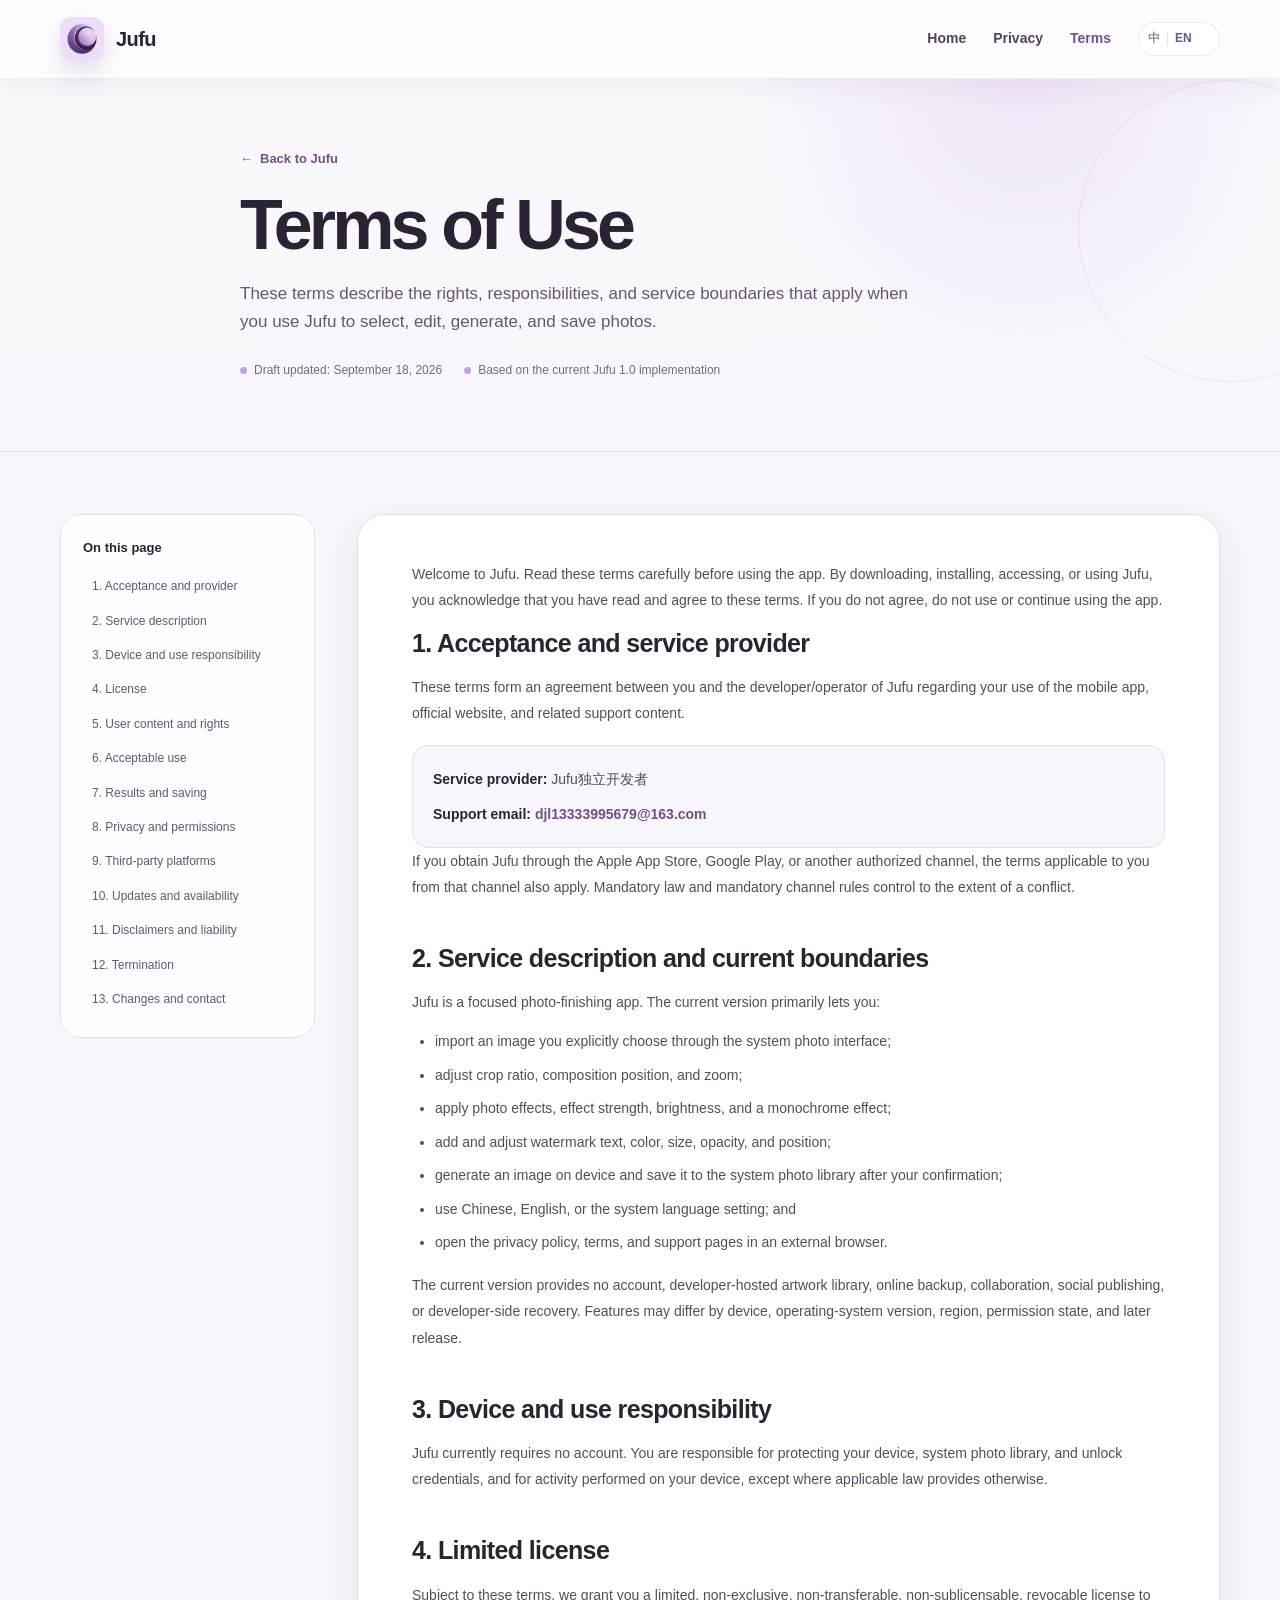
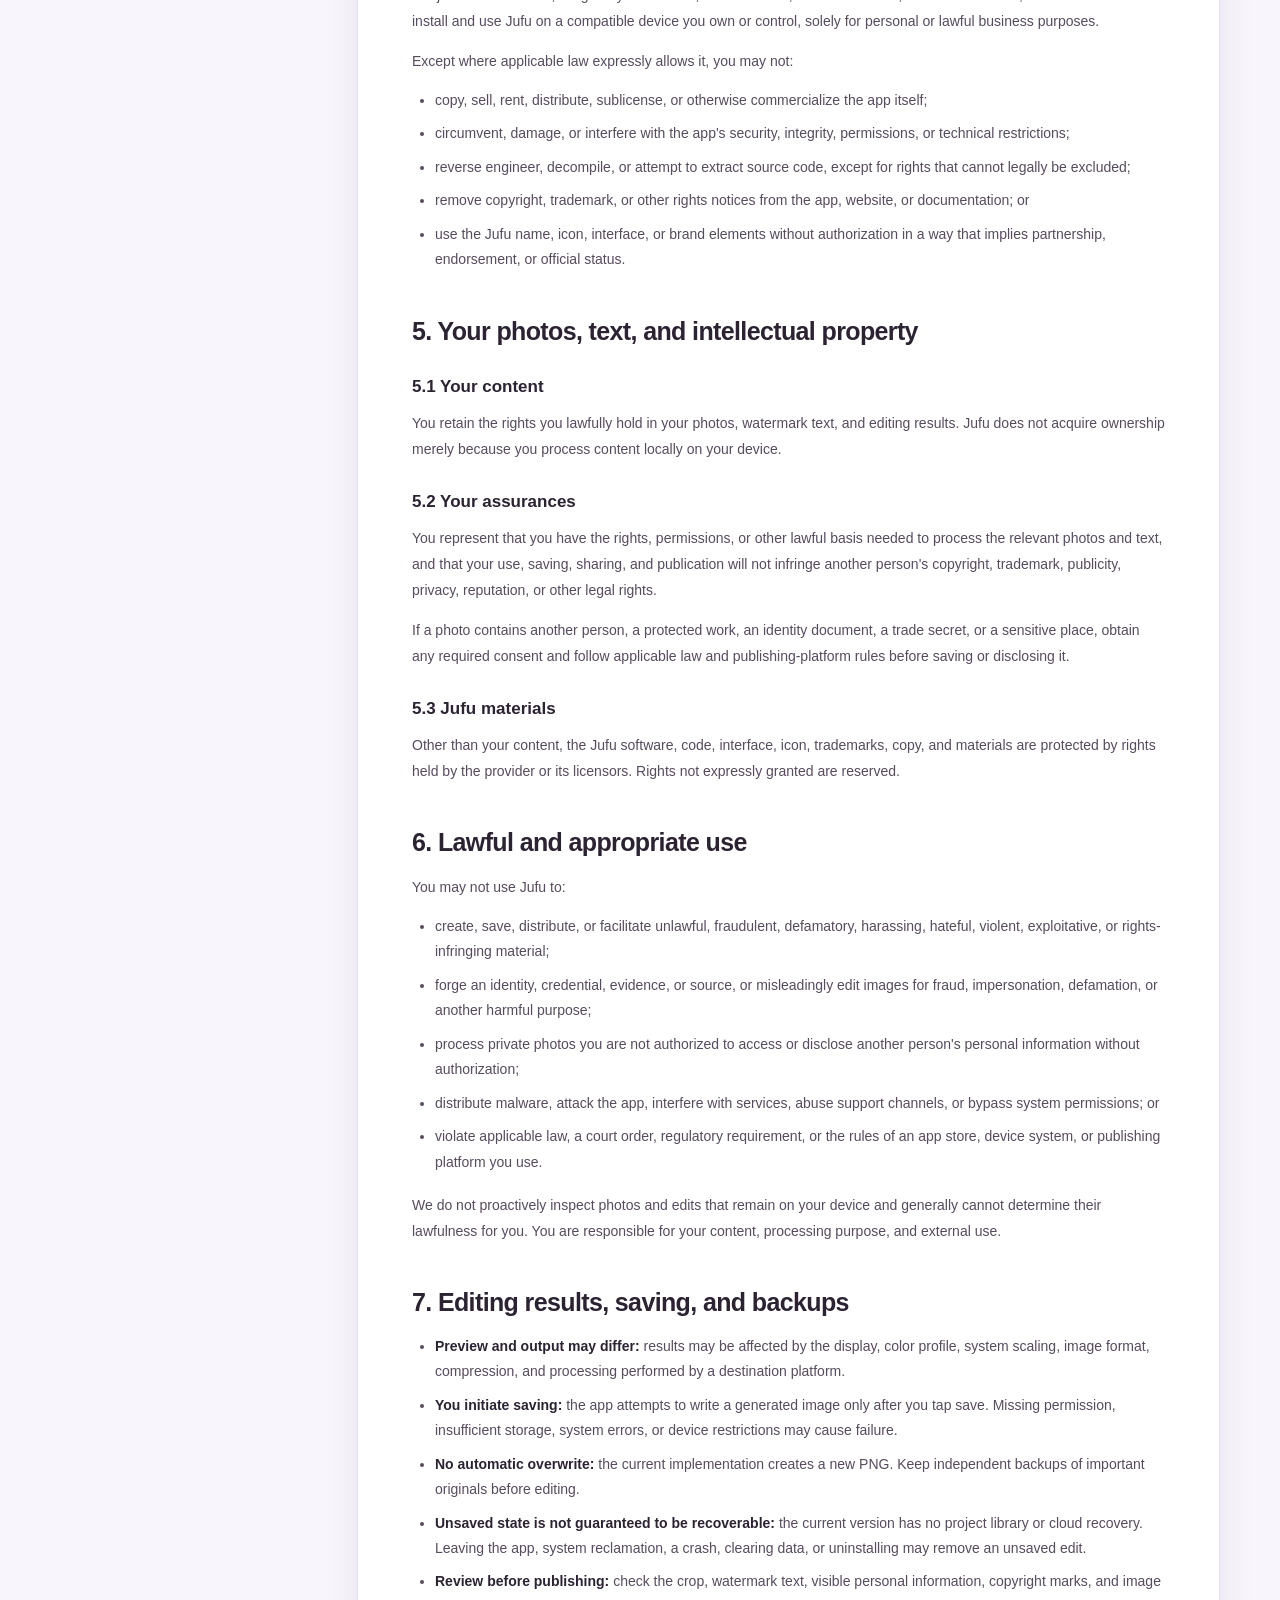
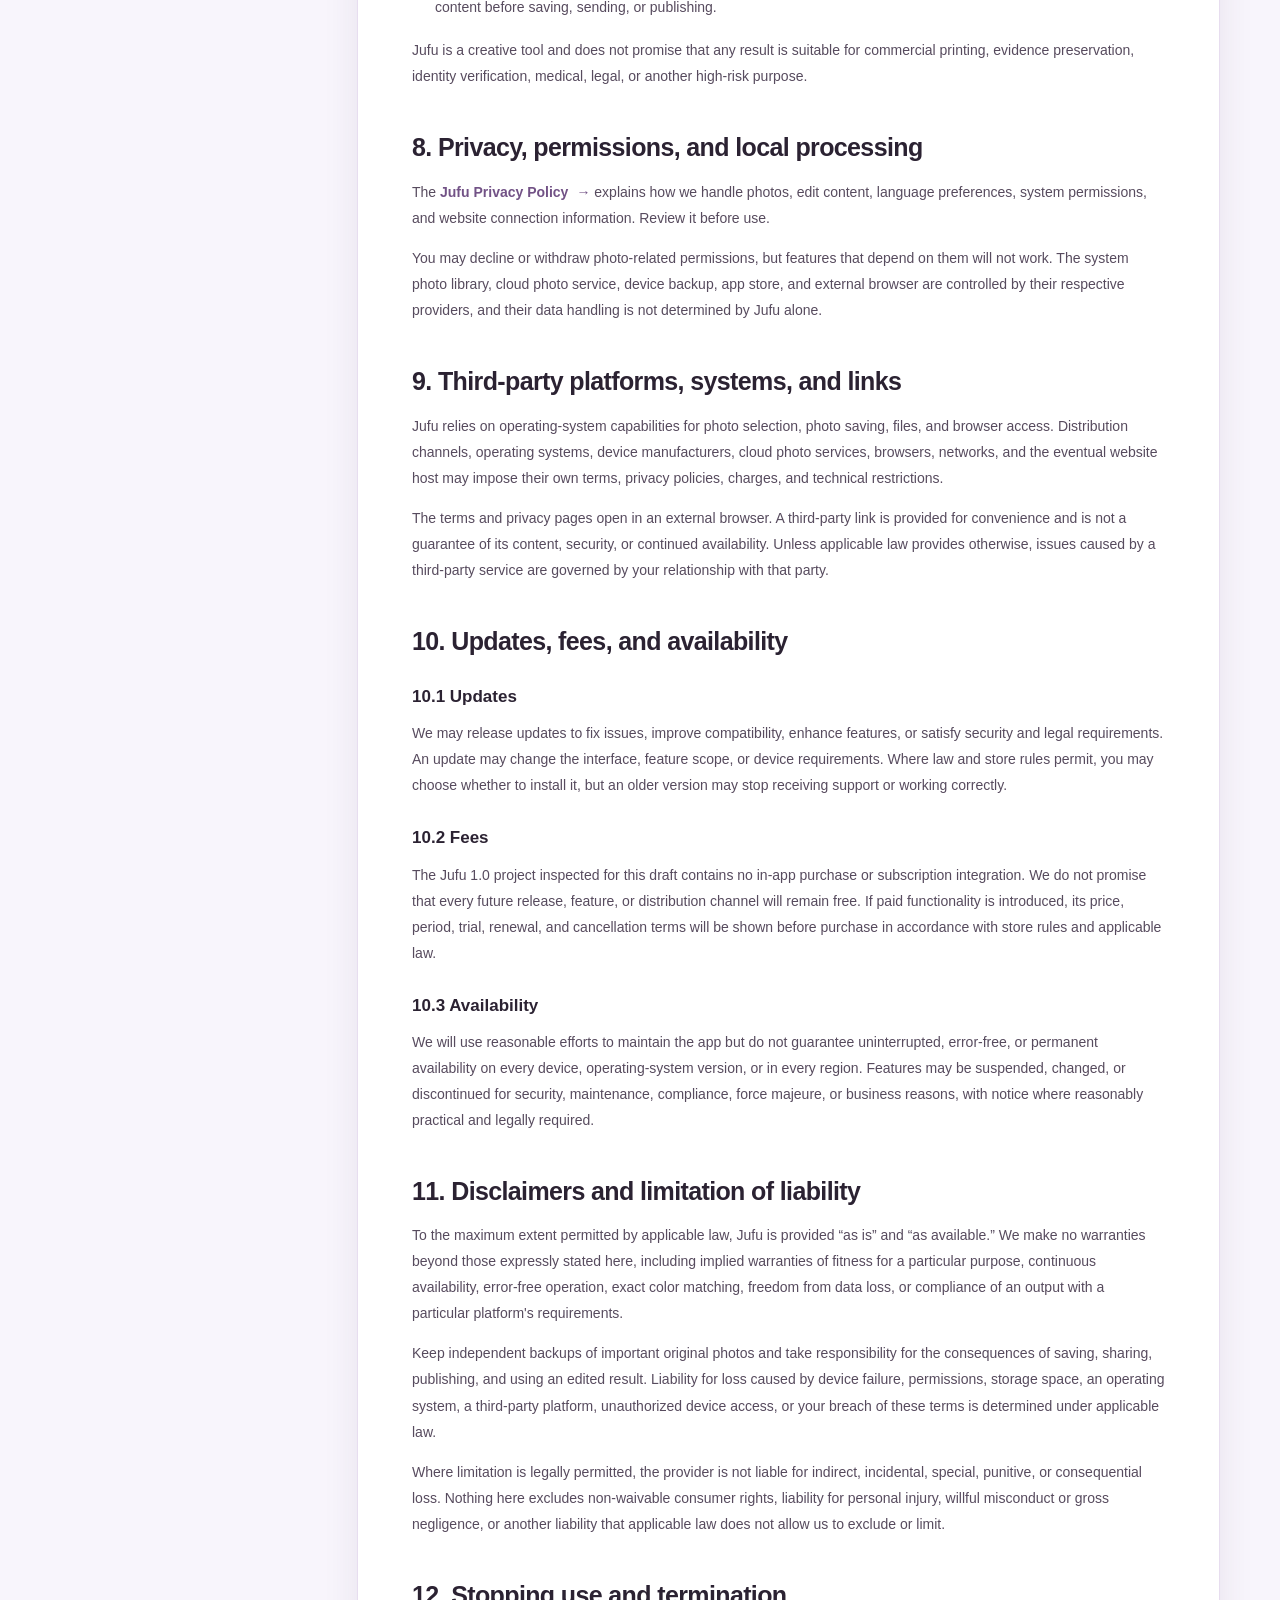
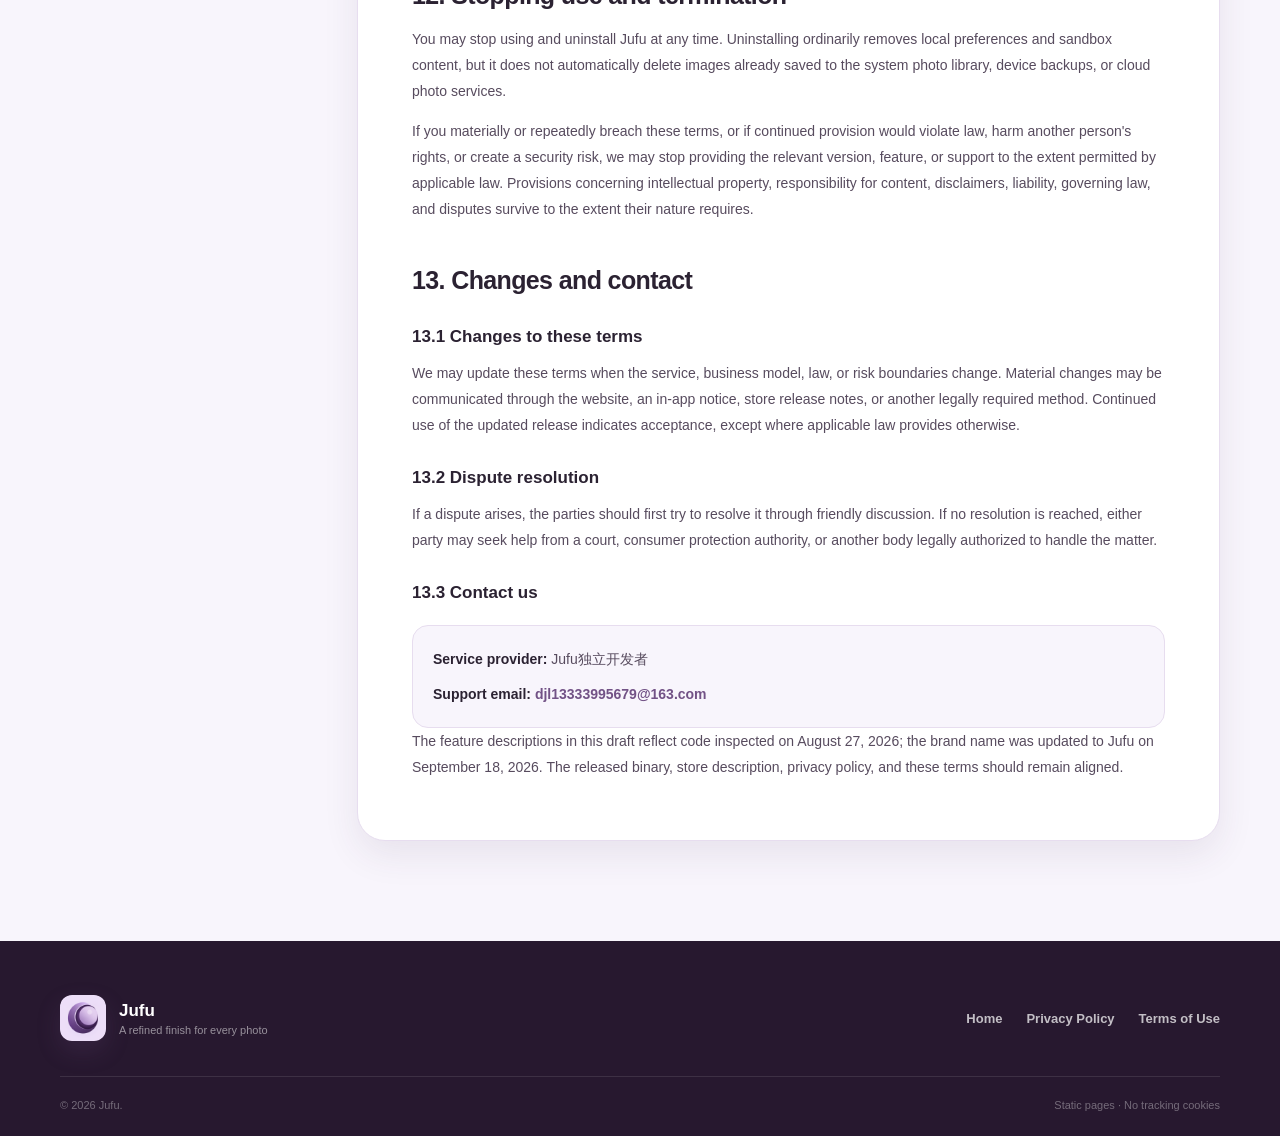
<file: apps/photo/website/terms.html>
<!doctype html>
<html lang="zh-CN">
  <head>
    <meta charset="utf-8">
    <meta name="viewport" content="width=device-width, initial-scale=1">
    <meta name="theme-color" content="#725286">
    <meta name="color-scheme" content="light">
    <meta
      name="description"
      content="了解使用 Jufu 照片编辑功能时适用的权利、责任与服务规则。"
    >
    <meta property="og:type" content="article">
    <meta property="og:title" content="Jufu 用户协议">
    <meta
      property="og:description"
      content="了解使用 Jufu 照片编辑功能时适用的权利、责任与服务规则。"
    >
    <meta name="twitter:card" content="summary">
    <title>Jufu 用户协议</title>
    <link rel="icon" href="assets/app-icon.png">
    <link rel="apple-touch-icon" href="assets/app-icon.png">
    <link rel="stylesheet" href="styles.css">
    <script src="site.js" defer></script>
  </head>
  <body class="legal-page" data-page="terms">
    <a
      class="skip-link"
      href="#main"
      data-zh="跳到主要内容"
      data-en="Skip to main content"
    >跳到主要内容</a>

    <header class="site-header is-scrolled" data-header>
      <div class="shell header-inner">
        <a class="brand" href="index.html" data-language-link aria-label="Jufu 首页">
          <img src="assets/app-icon.png" alt="" width="44" height="44">
          <span>Jufu</span>
        </a>

        <button
          class="menu-button"
          type="button"
          aria-expanded="false"
          aria-controls="site-nav"
          data-menu-button
        >
          <span class="sr-only" data-zh="打开导航" data-en="Open navigation">打开导航</span>
          <span></span><span></span><span></span>
        </button>

        <nav class="site-nav" id="site-nav" aria-label="主要导航" data-nav>
          <a href="index.html" data-language-link data-zh="官网" data-en="Home">官网</a>
          <a href="privacy.html" data-language-link data-zh="隐私政策" data-en="Privacy">隐私政策</a>
          <a href="terms.html" data-language-link aria-current="page" data-zh="用户协议" data-en="Terms">用户协议</a>
          <div class="language-switch" role="group" aria-label="语言 / Language">
            <button type="button" data-lang-choice="zh" aria-pressed="true">中</button>
            <span aria-hidden="true"></span>
            <button type="button" data-lang-choice="en" aria-pressed="false">EN</button>
          </div>
        </nav>
      </div>
    </header>

    <main id="main">
      <section class="legal-hero">
        <div class="shell legal-hero-inner">
          <a class="legal-breadcrumb" href="index.html" data-language-link>
            <span aria-hidden="true">←</span>
            <span data-zh="返回 Jufu 官网" data-en="Back to Jufu">返回 Jufu 官网</span>
          </a>
          <h1 data-zh="用户协议" data-en="Terms of Use">用户协议</h1>
          <p
            data-zh="本协议说明你使用 Jufu 照片选择、编辑、生成与保存功能时，双方适用的权利、责任和服务边界。"
            data-en="These terms describe the rights, responsibilities, and service boundaries that apply when you use Jufu to select, edit, generate, and save photos."
          >本协议说明你使用 Jufu 照片选择、编辑、生成与保存功能时，双方适用的权利、责任和服务边界。</p>
          <div class="legal-meta">
            <span data-zh="草案更新：2026 年 9 月 18 日" data-en="Draft updated: September 18, 2026">草案更新：2026 年 9 月 18 日</span>
            <span data-zh="适用于 Jufu 1.0 当前实现" data-en="Based on the current Jufu 1.0 implementation">适用于 Jufu 1.0 当前实现</span>
          </div>
        </div>
      </section>

      <section class="legal-content">
        <div class="shell legal-grid">
          <aside class="policy-toc" aria-label="协议目录">
            <div class="policy-language" data-policy-language="zh">
              <strong>本页目录</strong>
              <nav>
                <a href="#zh-acceptance">1. 协议接受与主体</a>
                <a href="#zh-service">2. 服务内容</a>
                <a href="#zh-eligibility">3. 设备与使用责任</a>
                <a href="#zh-license">4. 使用许可</a>
                <a href="#zh-content">5. 用户内容与权利</a>
                <a href="#zh-conduct">6. 使用规则</a>
                <a href="#zh-output">7. 编辑结果与保存</a>
                <a href="#zh-privacy">8. 隐私与权限</a>
                <a href="#zh-platforms">9. 第三方平台</a>
                <a href="#zh-changes">10. 更新与可用性</a>
                <a href="#zh-disclaimer">11. 免责声明与责任</a>
                <a href="#zh-termination">12. 终止</a>
                <a href="#zh-law">13. 协议变更与联系</a>
              </nav>
            </div>
            <div class="policy-language" data-policy-language="en" hidden>
              <strong>On this page</strong>
              <nav>
                <a href="#en-acceptance">1. Acceptance and provider</a>
                <a href="#en-service">2. Service description</a>
                <a href="#en-eligibility">3. Device and use responsibility</a>
                <a href="#en-license">4. License</a>
                <a href="#en-content">5. User content and rights</a>
                <a href="#en-conduct">6. Acceptable use</a>
                <a href="#en-output">7. Results and saving</a>
                <a href="#en-privacy">8. Privacy and permissions</a>
                <a href="#en-platforms">9. Third-party platforms</a>
                <a href="#en-changes">10. Updates and availability</a>
                <a href="#en-disclaimer">11. Disclaimers and liability</a>
                <a href="#en-termination">12. Termination</a>
                <a href="#en-law">13. Changes and contact</a>
              </nav>
            </div>
          </aside>

          <article class="policy-article">
            <div class="policy-language" data-policy-language="zh">
              <p class="policy-intro">欢迎使用 Jufu。请在使用前认真阅读本协议。你下载、安装、访问或使用 Jufu，即表示你已阅读并同意受本协议约束；如果你不同意，请不要使用或继续使用本应用。</p>

              <section id="zh-acceptance">
                <h2>1. 协议接受与服务提供者</h2>
                <p>本协议是你与 Jufu 的开发者/运营者之间就使用移动应用、官方网站及相关支持内容订立的协议。</p>
                <div class="policy-contact">
                  <p><strong>服务提供者：</strong><span>Jufu独立开发者</span></p>
                  <p><strong>联系邮箱：</strong><a href="mailto:djl13333995679@163.com">djl13333995679@163.com</a></p>
                </div>
                <p>如果你通过 Apple App Store、Google Play 或其他经授权渠道取得应用，还应遵守该渠道适用于你的条款。渠道条款与本协议不一致时，适用法律和渠道强制规则优先。</p>
              </section>

              <section id="zh-service">
                <h2>2. 服务内容与当前边界</h2>
                <p>Jufu 是一款轻量照片编辑工具。当前版本主要提供：</p>
                <ul>
                  <li>通过系统照片选择界面导入你明确选中的图片；</li>
                  <li>调整裁剪比例、构图位置和缩放；</li>
                  <li>应用照片效果、效果强度、亮度和灰白效果；</li>
                  <li>添加并调整文字水印的内容、颜色、大小、透明度和位置；</li>
                  <li>在设备本地生成图片，并在你主动确认后保存到系统照片库；</li>
                  <li>切换或跟随系统显示中文、英文界面；</li>
                  <li>通过外部浏览器访问隐私政策、用户协议和支持页面。</li>
                </ul>
                <p>当前版本不提供账号、云端作品库、在线备份、多人协作、社交发布或开发者服务器恢复功能。功能可能因设备、系统版本、地区、授权状态或后续版本而有所不同。</p>
              </section>

              <section id="zh-eligibility">
                <h2>3. 设备与使用责任</h2>
                <p>Jufu 当前不要求创建账号。你有责任妥善保管设备、系统照片库和设备解锁凭据，并对在你的设备上进行的操作负责，但法律另有规定的除外。</p>
              </section>

              <section id="zh-license">
                <h2>4. 有限使用许可</h2>
                <p>在你遵守本协议的前提下，我们授予你一项有限的、非独占的、不可转让的、不可再许可的、可撤销的许可，仅用于在你拥有或控制的兼容设备上，以个人或合法业务目的安装和使用 Jufu。</p>
                <p>除适用法律明确允许外，你不得：</p>
                <ul>
                  <li>复制、出售、出租、分发、再许可或以其他方式商业化应用本身；</li>
                  <li>规避、破坏或干扰应用的安全、完整性、权限或技术限制；</li>
                  <li>对应用进行反向工程、反编译或试图提取源代码，但适用法律不可排除的权利除外；</li>
                  <li>移除应用、网站或文档中的版权、商标或其他权利声明；</li>
                  <li>以未经授权的方式使用 Jufu 名称、图标、界面或品牌元素，暗示合作、认可或官方关系。</li>
                </ul>
              </section>

              <section id="zh-content">
                <h2>5. 你的照片、文字与知识产权</h2>
                <h3>5.1 你的内容</h3>
                <p>你保留对自己拥有的照片、文字水印和编辑结果依法享有的权利。Jufu 不因你在设备本地处理内容而取得其所有权。</p>
                <h3>5.2 你作出的保证</h3>
                <p>你确认自己拥有处理相关照片和文字所需的权利、许可或合法基础，并且你的使用、保存、分享和发布行为不会侵犯他人的著作权、商标权、肖像权、隐私权、名誉权或其他合法权益。</p>
                <p>如果照片包含其他人、受保护作品、证件、商业秘密或敏感地点，你应在保存或公开发布前取得必要同意，并遵守适用法律和发布平台规则。</p>
                <h3>5.3 Jufu 的内容</h3>
                <p>除你的内容外，Jufu 的软件、代码、界面、图标、商标、文案和其他材料由服务提供者或其许可方依法享有权利。本协议未明确授予你的权利均予保留。</p>
              </section>

              <section id="zh-conduct">
                <h2>6. 合法与适当使用</h2>
                <p>你不得利用 Jufu：</p>
                <ul>
                  <li>制作、保存、传播或协助传播违法、欺诈、诽谤、骚扰、仇恨、暴力、剥削或侵犯他人权益的内容；</li>
                  <li>伪造身份、凭证、证据或来源，或以误导方式编辑图片从事欺诈、冒充、诽谤或其他侵害行为；</li>
                  <li>处理你无权访问的私密照片，或未经授权披露他人的个人信息；</li>
                  <li>传播恶意代码、攻击应用、干扰服务、滥用支持渠道或绕过系统权限；</li>
                  <li>违反适用法律、法院命令、监管要求或你使用的应用商店、设备系统和发布平台规则。</li>
                </ul>
                <p>我们不主动查看你保存在设备本地的照片和编辑内容，也通常无法代你判断其合法性。你对自己的内容、处理目的和对外使用承担相应责任。</p>
              </section>

              <section id="zh-output">
                <h2>7. 编辑结果、保存与备份责任</h2>
                <ul>
                  <li><strong>预览与结果可能存在差异：</strong>显示效果可能受屏幕、色彩配置、系统缩放、图片格式、压缩和目标平台处理影响。</li>
                  <li><strong>保存由你触发：</strong>只有你点击保存后，应用才尝试把生成图片写入系统照片库。权限不足、空间不足、系统错误或设备限制可能导致失败。</li>
                  <li><strong>不自动覆盖原图：</strong>当前实现生成新的 PNG 图片；你仍应在编辑前保留重要原始素材和可靠备份。</li>
                  <li><strong>未保存状态不可保证恢复：</strong>当前版本不提供项目库或云端恢复。离开应用、系统回收、崩溃、清除数据或卸载应用可能使未保存编辑丢失。</li>
                  <li><strong>发布前自行检查：</strong>请检查裁剪、水印文字、可见个人信息、版权标识和画面内容，再保存、发送或公开发布。</li>
                </ul>
                <p>Jufu 是创作辅助工具，不承诺某种效果一定满足商业印刷、证据留存、身份认证、医疗、法律或其他高风险用途。</p>
              </section>

              <section id="zh-privacy">
                <h2>8. 隐私、权限与本地处理</h2>
                <p>我们如何处理照片、编辑内容、语言偏好、系统权限和网站连接信息，以《Jufu 隐私政策》为准。请在使用前阅读：</p>
                <p><a class="text-link" href="privacy.html" data-language-link><span>《Jufu 隐私政策》</span><span aria-hidden="true">→</span></a></p>
                <p>你可以拒绝或撤回照片相关权限，但部分依赖权限的功能将无法使用。你应理解：系统照片库、云相册、设备备份、应用商店和外部浏览器由相应第三方控制，其数据处理不由本应用单独决定。</p>
              </section>

              <section id="zh-platforms">
                <h2>9. 第三方平台、系统与链接</h2>
                <p>Jufu 依赖操作系统提供的照片选择、照片保存、文件和浏览器能力。下载渠道、操作系统、设备厂商、云相册、浏览器、网络服务和网站托管商可能适用自己的条款、隐私政策、收费或技术限制。</p>
                <p>用户协议与隐私政策页面会在外部浏览器打开。任何指向第三方网站或服务的链接仅为便利，不构成对其内容、安全性或持续可用性的保证。除法律另有规定外，第三方服务造成的问题应依据你与该第三方之间的关系解决。</p>
              </section>

              <section id="zh-changes">
                <h2>10. 功能更新、收费与服务可用性</h2>
                <h3>10.1 更新</h3>
                <p>我们可能为修复问题、提升兼容性、改善功能、满足安全或法律要求而发布更新。部分更新可能改变界面、功能范围或设备要求。若法律或商店规则允许，你可以决定是否安装，但旧版本可能无法继续获得支持或正常工作。</p>
                <h3>10.2 收费</h3>
                <p>当前检查到的 Jufu 1.0 项目未集成应用内购买或订阅。我们不承诺所有未来版本、功能或分发渠道永久免费。若未来提供付费功能，会在购买前展示价格、周期、试用、续费和取消条件，并遵守相应商店和适用法律。</p>
                <h3>10.3 可用性</h3>
                <p>我们会合理维护应用，但不保证其在所有设备、系统版本、地区或任何时间都无中断、无错误或永久可用。为安全、维护、合规、不可抗力或业务调整，部分功能可能暂停、修改或停止；我们将在合理可行和法律要求的范围内提供说明。</p>
              </section>

              <section id="zh-disclaimer">
                <h2>11. 免责声明与责任限制</h2>
                <p>在适用法律允许的最大范围内，Jufu 按“现状”和“可用”状态提供。我们不作超出本协议明示内容的保证，包括对特定用途适用性、持续可用性、无错误、色彩完全一致、数据不丢失或编辑结果满足特定平台要求的默示保证。</p>
                <p>你应为重要原始照片保留独立备份，并对保存、分享、发布和使用编辑结果的后果负责。因设备故障、权限设置、存储空间、操作系统、第三方平台、未经授权的设备访问或你违反本协议造成的损失，责任按适用法律确定。</p>
                <p>在适用法律允许限制的范围内，服务提供者不对间接、附带、特殊、惩罚性或后果性损失负责。任何责任限制均不排除法律不得排除或限制的消费者权利、人身损害责任、故意或重大过失责任及其他法定责任。</p>
              </section>

              <section id="zh-termination">
                <h2>12. 停止使用与协议终止</h2>
                <p>你可以随时停止使用并卸载 Jufu。卸载应用通常会移除应用本地偏好和沙盒内容，但不会自动删除你已经保存到系统照片库、设备备份或云相册的图片。</p>
                <p>如果你严重或反复违反本协议，或继续提供服务会违反法律、侵害他人权益或造成安全风险，我们可以在适用法律允许的范围内停止提供相关版本、功能或支持。终止后，关于知识产权、用户内容责任、免责声明、责任限制、适用法律和争议解决的条款在其性质要求的范围内继续有效。</p>
              </section>

              <section id="zh-law">
                <h2>13. 协议变更与联系</h2>
                <h3>13.1 协议变更</h3>
                <p>当服务内容、商业模式、法律要求或风险边界发生变化时，我们可能更新本协议。重大变更会通过网站、应用内提示、商店更新说明或法律要求的其他方式通知。继续使用更新后的版本，表示你接受更新后的条款，但法律另有规定的除外。</p>
                <h3>13.2 争议处理</h3>
                <p>如发生争议，双方应先友好协商；协商不成的，可向依法有权处理的法院、消费者保护机构或其他机构寻求解决。</p>
                <h3>13.3 联系我们</h3>
                <div class="policy-contact">
                  <p><strong>服务提供者：</strong><span>Jufu独立开发者</span></p>
                  <p><strong>支持邮箱：</strong><a href="mailto:djl13333995679@163.com">djl13333995679@163.com</a></p>
                </div>
                <p class="legal-note">本草案的功能描述依据 2026 年 8 月 27 日的代码检查；品牌名称于 2026 年 9 月 18 日更新为 Jufu。正式发布版本、应用商店说明、隐私政策与本协议应保持一致。</p>
              </section>
            </div>

            <div class="policy-language" data-policy-language="en" hidden>
              <p class="policy-intro">Welcome to Jufu. Read these terms carefully before using the app. By downloading, installing, accessing, or using Jufu, you acknowledge that you have read and agree to these terms. If you do not agree, do not use or continue using the app.</p>

              <section id="en-acceptance">
                <h2>1. Acceptance and service provider</h2>
                <p>These terms form an agreement between you and the developer/operator of Jufu regarding your use of the mobile app, official website, and related support content.</p>
                <div class="policy-contact">
                  <p><strong>Service provider:</strong> <span>Jufu独立开发者</span></p>
                  <p><strong>Support email:</strong> <a href="mailto:djl13333995679@163.com">djl13333995679@163.com</a></p>
                </div>
                <p>If you obtain Jufu through the Apple App Store, Google Play, or another authorized channel, the terms applicable to you from that channel also apply. Mandatory law and mandatory channel rules control to the extent of a conflict.</p>
              </section>

              <section id="en-service">
                <h2>2. Service description and current boundaries</h2>
                <p>Jufu is a focused photo-finishing app. The current version primarily lets you:</p>
                <ul>
                  <li>import an image you explicitly choose through the system photo interface;</li>
                  <li>adjust crop ratio, composition position, and zoom;</li>
                  <li>apply photo effects, effect strength, brightness, and a monochrome effect;</li>
                  <li>add and adjust watermark text, color, size, opacity, and position;</li>
                  <li>generate an image on device and save it to the system photo library after your confirmation;</li>
                  <li>use Chinese, English, or the system language setting; and</li>
                  <li>open the privacy policy, terms, and support pages in an external browser.</li>
                </ul>
                <p>The current version provides no account, developer-hosted artwork library, online backup, collaboration, social publishing, or developer-side recovery. Features may differ by device, operating-system version, region, permission state, and later release.</p>
              </section>

              <section id="en-eligibility">
                <h2>3. Device and use responsibility</h2>
                <p>Jufu currently requires no account. You are responsible for protecting your device, system photo library, and unlock credentials, and for activity performed on your device, except where applicable law provides otherwise.</p>
              </section>

              <section id="en-license">
                <h2>4. Limited license</h2>
                <p>Subject to these terms, we grant you a limited, non-exclusive, non-transferable, non-sublicensable, revocable license to install and use Jufu on a compatible device you own or control, solely for personal or lawful business purposes.</p>
                <p>Except where applicable law expressly allows it, you may not:</p>
                <ul>
                  <li>copy, sell, rent, distribute, sublicense, or otherwise commercialize the app itself;</li>
                  <li>circumvent, damage, or interfere with the app's security, integrity, permissions, or technical restrictions;</li>
                  <li>reverse engineer, decompile, or attempt to extract source code, except for rights that cannot legally be excluded;</li>
                  <li>remove copyright, trademark, or other rights notices from the app, website, or documentation; or</li>
                  <li>use the Jufu name, icon, interface, or brand elements without authorization in a way that implies partnership, endorsement, or official status.</li>
                </ul>
              </section>

              <section id="en-content">
                <h2>5. Your photos, text, and intellectual property</h2>
                <h3>5.1 Your content</h3>
                <p>You retain the rights you lawfully hold in your photos, watermark text, and editing results. Jufu does not acquire ownership merely because you process content locally on your device.</p>
                <h3>5.2 Your assurances</h3>
                <p>You represent that you have the rights, permissions, or other lawful basis needed to process the relevant photos and text, and that your use, saving, sharing, and publication will not infringe another person's copyright, trademark, publicity, privacy, reputation, or other legal rights.</p>
                <p>If a photo contains another person, a protected work, an identity document, a trade secret, or a sensitive place, obtain any required consent and follow applicable law and publishing-platform rules before saving or disclosing it.</p>
                <h3>5.3 Jufu materials</h3>
                <p>Other than your content, the Jufu software, code, interface, icon, trademarks, copy, and materials are protected by rights held by the provider or its licensors. Rights not expressly granted are reserved.</p>
              </section>

              <section id="en-conduct">
                <h2>6. Lawful and appropriate use</h2>
                <p>You may not use Jufu to:</p>
                <ul>
                  <li>create, save, distribute, or facilitate unlawful, fraudulent, defamatory, harassing, hateful, violent, exploitative, or rights-infringing material;</li>
                  <li>forge an identity, credential, evidence, or source, or misleadingly edit images for fraud, impersonation, defamation, or another harmful purpose;</li>
                  <li>process private photos you are not authorized to access or disclose another person's personal information without authorization;</li>
                  <li>distribute malware, attack the app, interfere with services, abuse support channels, or bypass system permissions; or</li>
                  <li>violate applicable law, a court order, regulatory requirement, or the rules of an app store, device system, or publishing platform you use.</li>
                </ul>
                <p>We do not proactively inspect photos and edits that remain on your device and generally cannot determine their lawfulness for you. You are responsible for your content, processing purpose, and external use.</p>
              </section>

              <section id="en-output">
                <h2>7. Editing results, saving, and backups</h2>
                <ul>
                  <li><strong>Preview and output may differ:</strong> results may be affected by the display, color profile, system scaling, image format, compression, and processing performed by a destination platform.</li>
                  <li><strong>You initiate saving:</strong> the app attempts to write a generated image only after you tap save. Missing permission, insufficient storage, system errors, or device restrictions may cause failure.</li>
                  <li><strong>No automatic overwrite:</strong> the current implementation creates a new PNG. Keep independent backups of important originals before editing.</li>
                  <li><strong>Unsaved state is not guaranteed to be recoverable:</strong> the current version has no project library or cloud recovery. Leaving the app, system reclamation, a crash, clearing data, or uninstalling may remove an unsaved edit.</li>
                  <li><strong>Review before publishing:</strong> check the crop, watermark text, visible personal information, copyright marks, and image content before saving, sending, or publishing.</li>
                </ul>
                <p>Jufu is a creative tool and does not promise that any result is suitable for commercial printing, evidence preservation, identity verification, medical, legal, or another high-risk purpose.</p>
              </section>

              <section id="en-privacy">
                <h2>8. Privacy, permissions, and local processing</h2>
                <p>The <a class="text-link" href="privacy.html" data-language-link><span>Jufu Privacy Policy</span><span aria-hidden="true">→</span></a> explains how we handle photos, edit content, language preferences, system permissions, and website connection information. Review it before use.</p>
                <p>You may decline or withdraw photo-related permissions, but features that depend on them will not work. The system photo library, cloud photo service, device backup, app store, and external browser are controlled by their respective providers, and their data handling is not determined by Jufu alone.</p>
              </section>

              <section id="en-platforms">
                <h2>9. Third-party platforms, systems, and links</h2>
                <p>Jufu relies on operating-system capabilities for photo selection, photo saving, files, and browser access. Distribution channels, operating systems, device manufacturers, cloud photo services, browsers, networks, and the eventual website host may impose their own terms, privacy policies, charges, and technical restrictions.</p>
                <p>The terms and privacy pages open in an external browser. A third-party link is provided for convenience and is not a guarantee of its content, security, or continued availability. Unless applicable law provides otherwise, issues caused by a third-party service are governed by your relationship with that party.</p>
              </section>

              <section id="en-changes">
                <h2>10. Updates, fees, and availability</h2>
                <h3>10.1 Updates</h3>
                <p>We may release updates to fix issues, improve compatibility, enhance features, or satisfy security and legal requirements. An update may change the interface, feature scope, or device requirements. Where law and store rules permit, you may choose whether to install it, but an older version may stop receiving support or working correctly.</p>
                <h3>10.2 Fees</h3>
                <p>The Jufu 1.0 project inspected for this draft contains no in-app purchase or subscription integration. We do not promise that every future release, feature, or distribution channel will remain free. If paid functionality is introduced, its price, period, trial, renewal, and cancellation terms will be shown before purchase in accordance with store rules and applicable law.</p>
                <h3>10.3 Availability</h3>
                <p>We will use reasonable efforts to maintain the app but do not guarantee uninterrupted, error-free, or permanent availability on every device, operating-system version, or in every region. Features may be suspended, changed, or discontinued for security, maintenance, compliance, force majeure, or business reasons, with notice where reasonably practical and legally required.</p>
              </section>

              <section id="en-disclaimer">
                <h2>11. Disclaimers and limitation of liability</h2>
                <p>To the maximum extent permitted by applicable law, Jufu is provided “as is” and “as available.” We make no warranties beyond those expressly stated here, including implied warranties of fitness for a particular purpose, continuous availability, error-free operation, exact color matching, freedom from data loss, or compliance of an output with a particular platform's requirements.</p>
                <p>Keep independent backups of important original photos and take responsibility for the consequences of saving, sharing, publishing, and using an edited result. Liability for loss caused by device failure, permissions, storage space, an operating system, a third-party platform, unauthorized device access, or your breach of these terms is determined under applicable law.</p>
                <p>Where limitation is legally permitted, the provider is not liable for indirect, incidental, special, punitive, or consequential loss. Nothing here excludes non-waivable consumer rights, liability for personal injury, willful misconduct or gross negligence, or another liability that applicable law does not allow us to exclude or limit.</p>
              </section>

              <section id="en-termination">
                <h2>12. Stopping use and termination</h2>
                <p>You may stop using and uninstall Jufu at any time. Uninstalling ordinarily removes local preferences and sandbox content, but it does not automatically delete images already saved to the system photo library, device backups, or cloud photo services.</p>
                <p>If you materially or repeatedly breach these terms, or if continued provision would violate law, harm another person's rights, or create a security risk, we may stop providing the relevant version, feature, or support to the extent permitted by applicable law. Provisions concerning intellectual property, responsibility for content, disclaimers, liability, governing law, and disputes survive to the extent their nature requires.</p>
              </section>

              <section id="en-law">
                <h2>13. Changes and contact</h2>
                <h3>13.1 Changes to these terms</h3>
                <p>We may update these terms when the service, business model, law, or risk boundaries change. Material changes may be communicated through the website, an in-app notice, store release notes, or another legally required method. Continued use of the updated release indicates acceptance, except where applicable law provides otherwise.</p>
                <h3>13.2 Dispute resolution</h3>
                <p>If a dispute arises, the parties should first try to resolve it through friendly discussion. If no resolution is reached, either party may seek help from a court, consumer protection authority, or another body legally authorized to handle the matter.</p>
                <h3>13.3 Contact us</h3>
                <div class="policy-contact">
                  <p><strong>Service provider:</strong> <span>Jufu独立开发者</span></p>
                  <p><strong>Support email:</strong> <a href="mailto:djl13333995679@163.com">djl13333995679@163.com</a></p>
                </div>
                <p class="legal-note">The feature descriptions in this draft reflect code inspected on August 27, 2026; the brand name was updated to Jufu on September 18, 2026. The released binary, store description, privacy policy, and these terms should remain aligned.</p>
              </section>
            </div>
          </article>
        </div>
      </section>
    </main>

    <footer class="site-footer">
      <div class="shell footer-grid">
        <div class="footer-brand">
          <img src="assets/app-icon.png" alt="" width="46" height="46">
          <span><strong>Jufu</strong><small data-zh="为每一张照片留下精致余韵" data-en="A refined finish for every photo">为每一张照片留下精致余韵</small></span>
        </div>
        <nav aria-label="页脚导航">
          <a href="index.html" data-language-link data-zh="官网" data-en="Home">官网</a>
          <a href="privacy.html" data-language-link data-zh="隐私政策" data-en="Privacy Policy">隐私政策</a>
          <a href="terms.html" data-language-link data-zh="用户协议" data-en="Terms of Use">用户协议</a>
        </nav>
      </div>
      <div class="shell footer-bottom">
        <span>© <span data-current-year>2026</span> Jufu.</span>
        <span data-zh="静态页面 · 不设置追踪 Cookie" data-en="Static pages · No tracking cookies">静态页面 · 不设置追踪 Cookie</span>
      </div>
    </footer>
  </body>
</html>
</file>
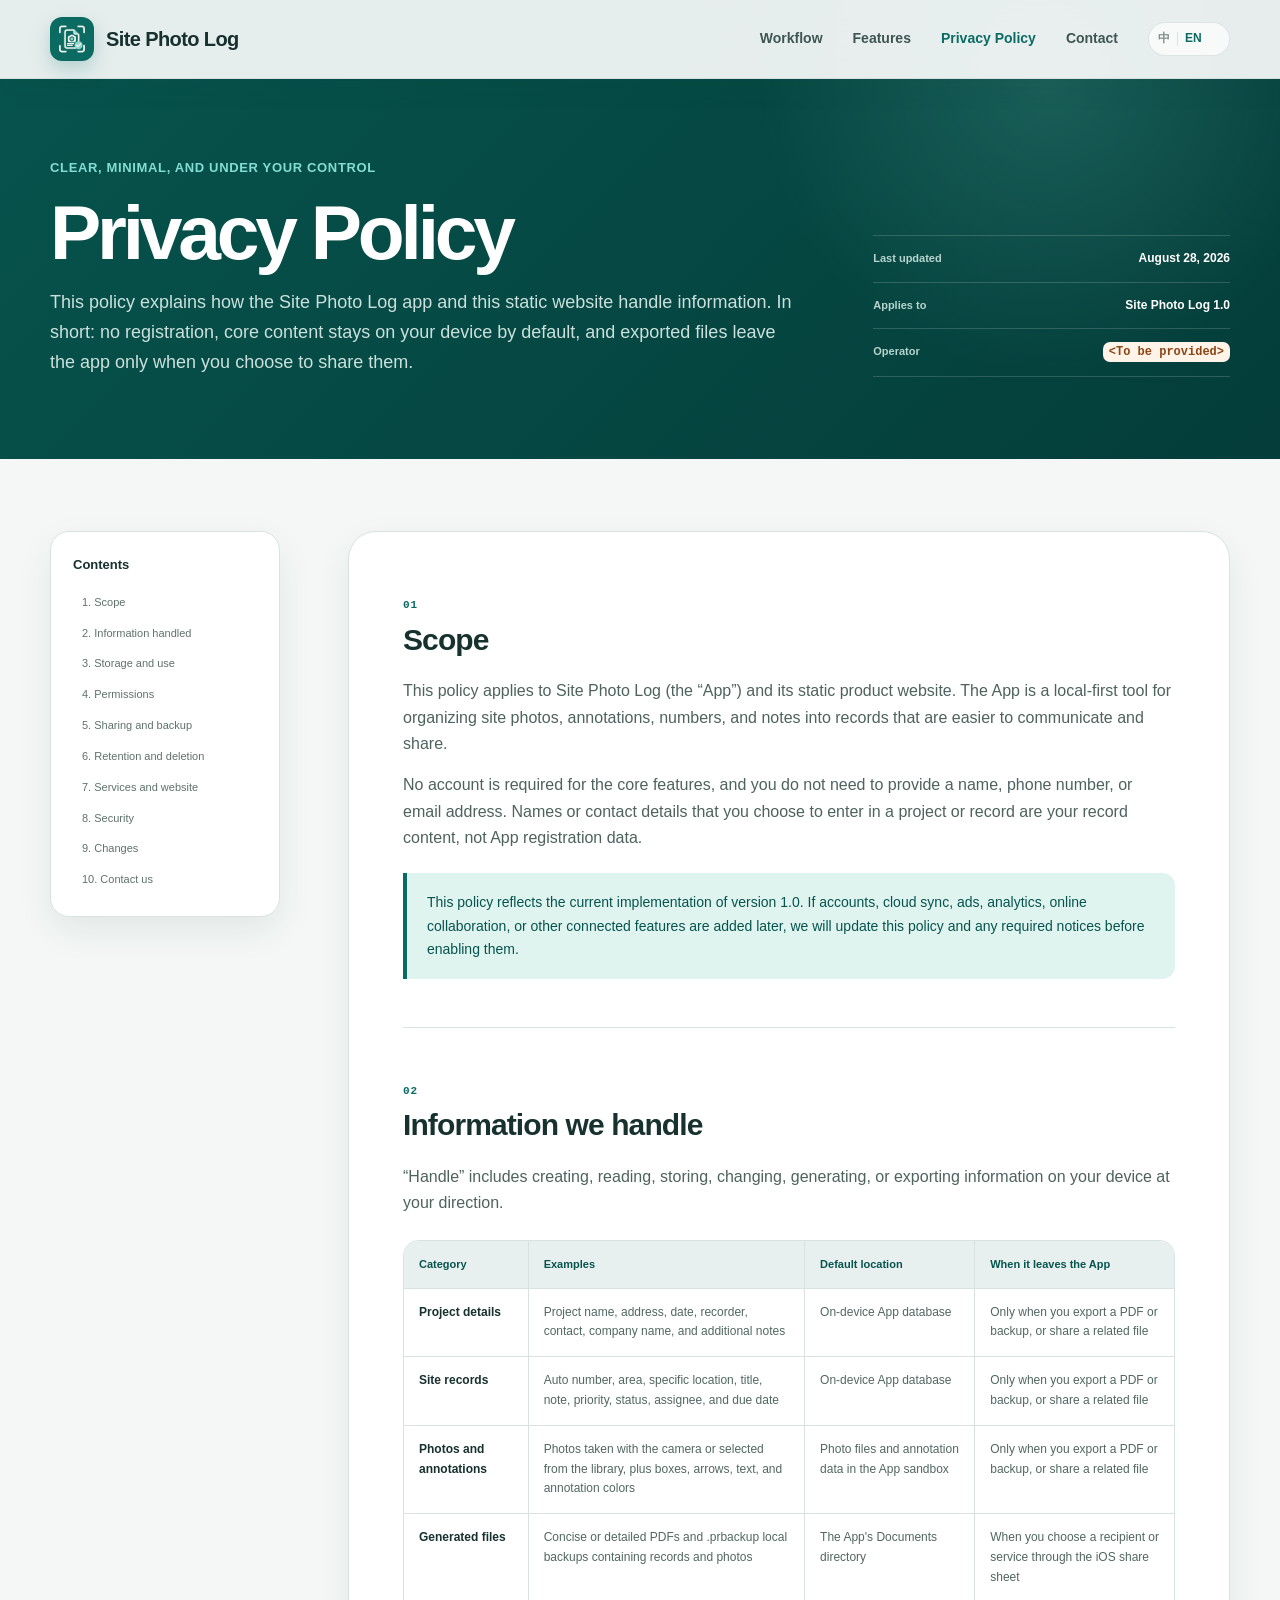
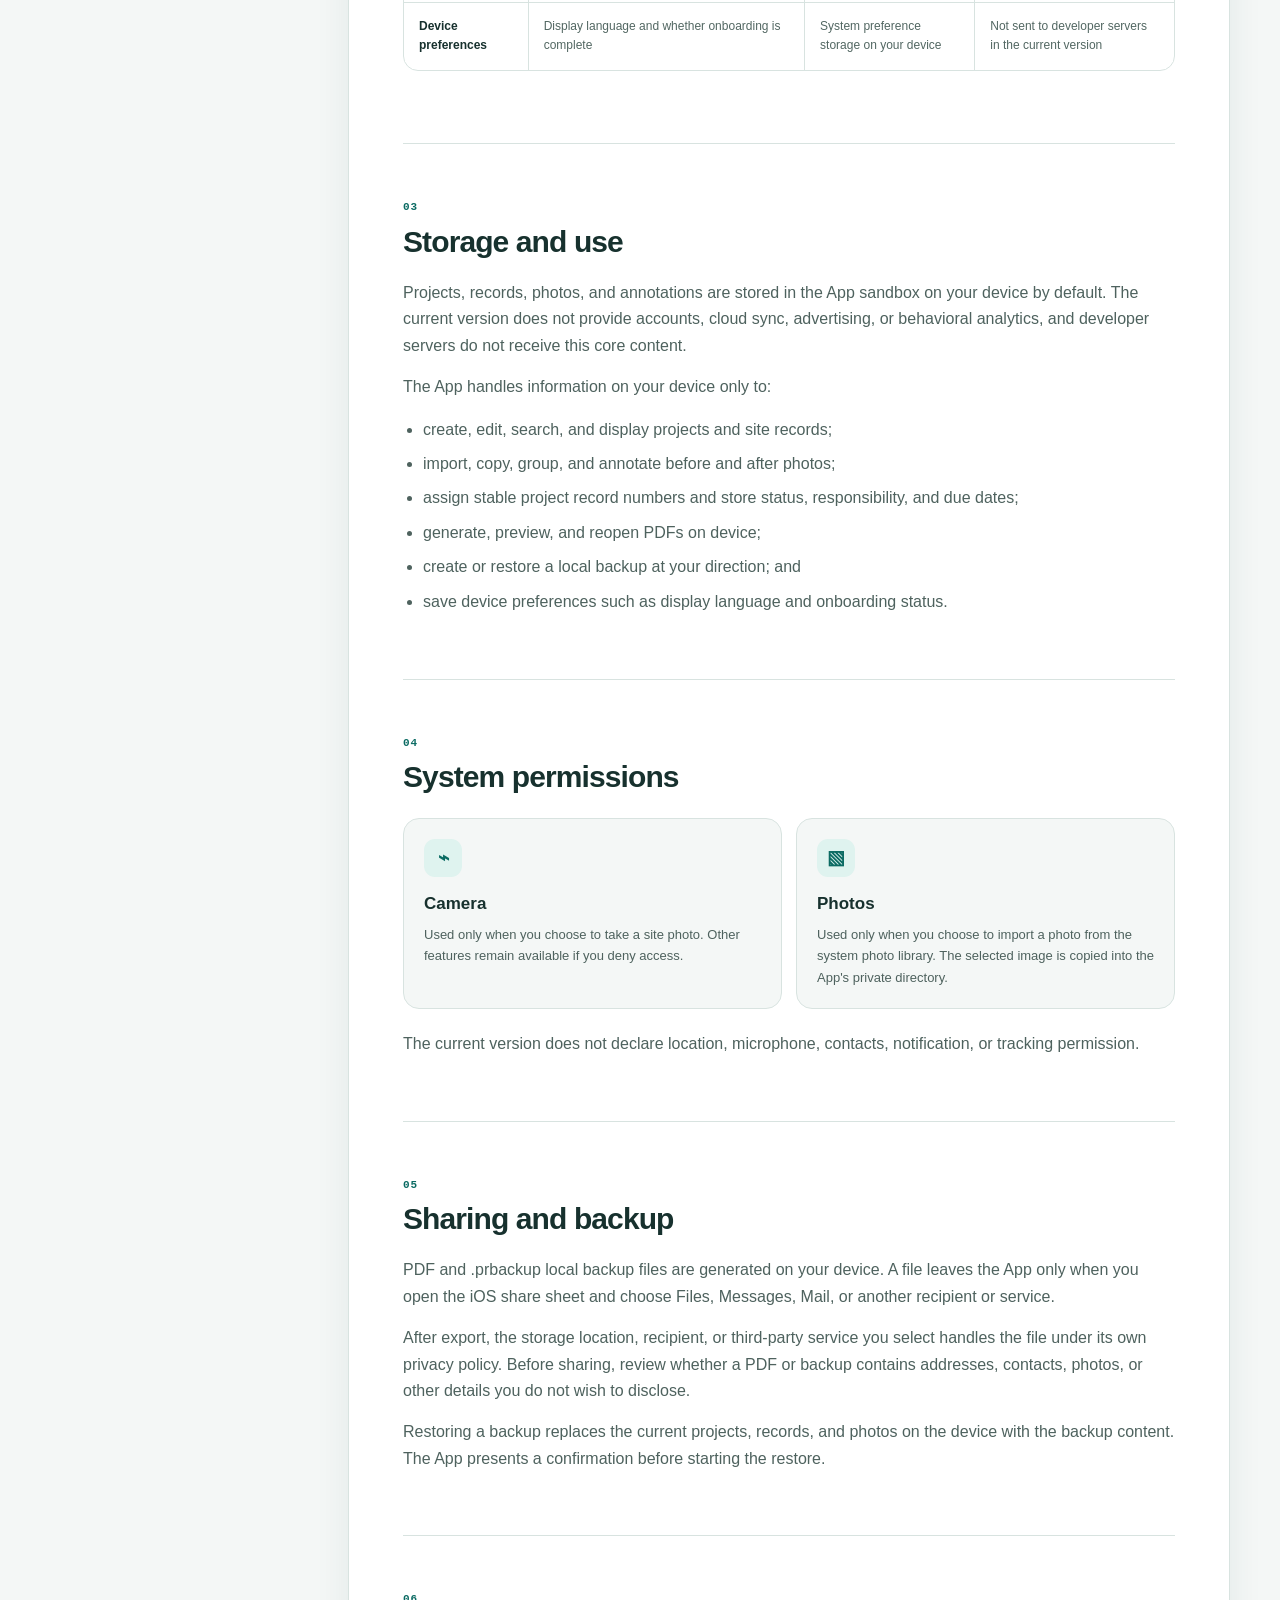
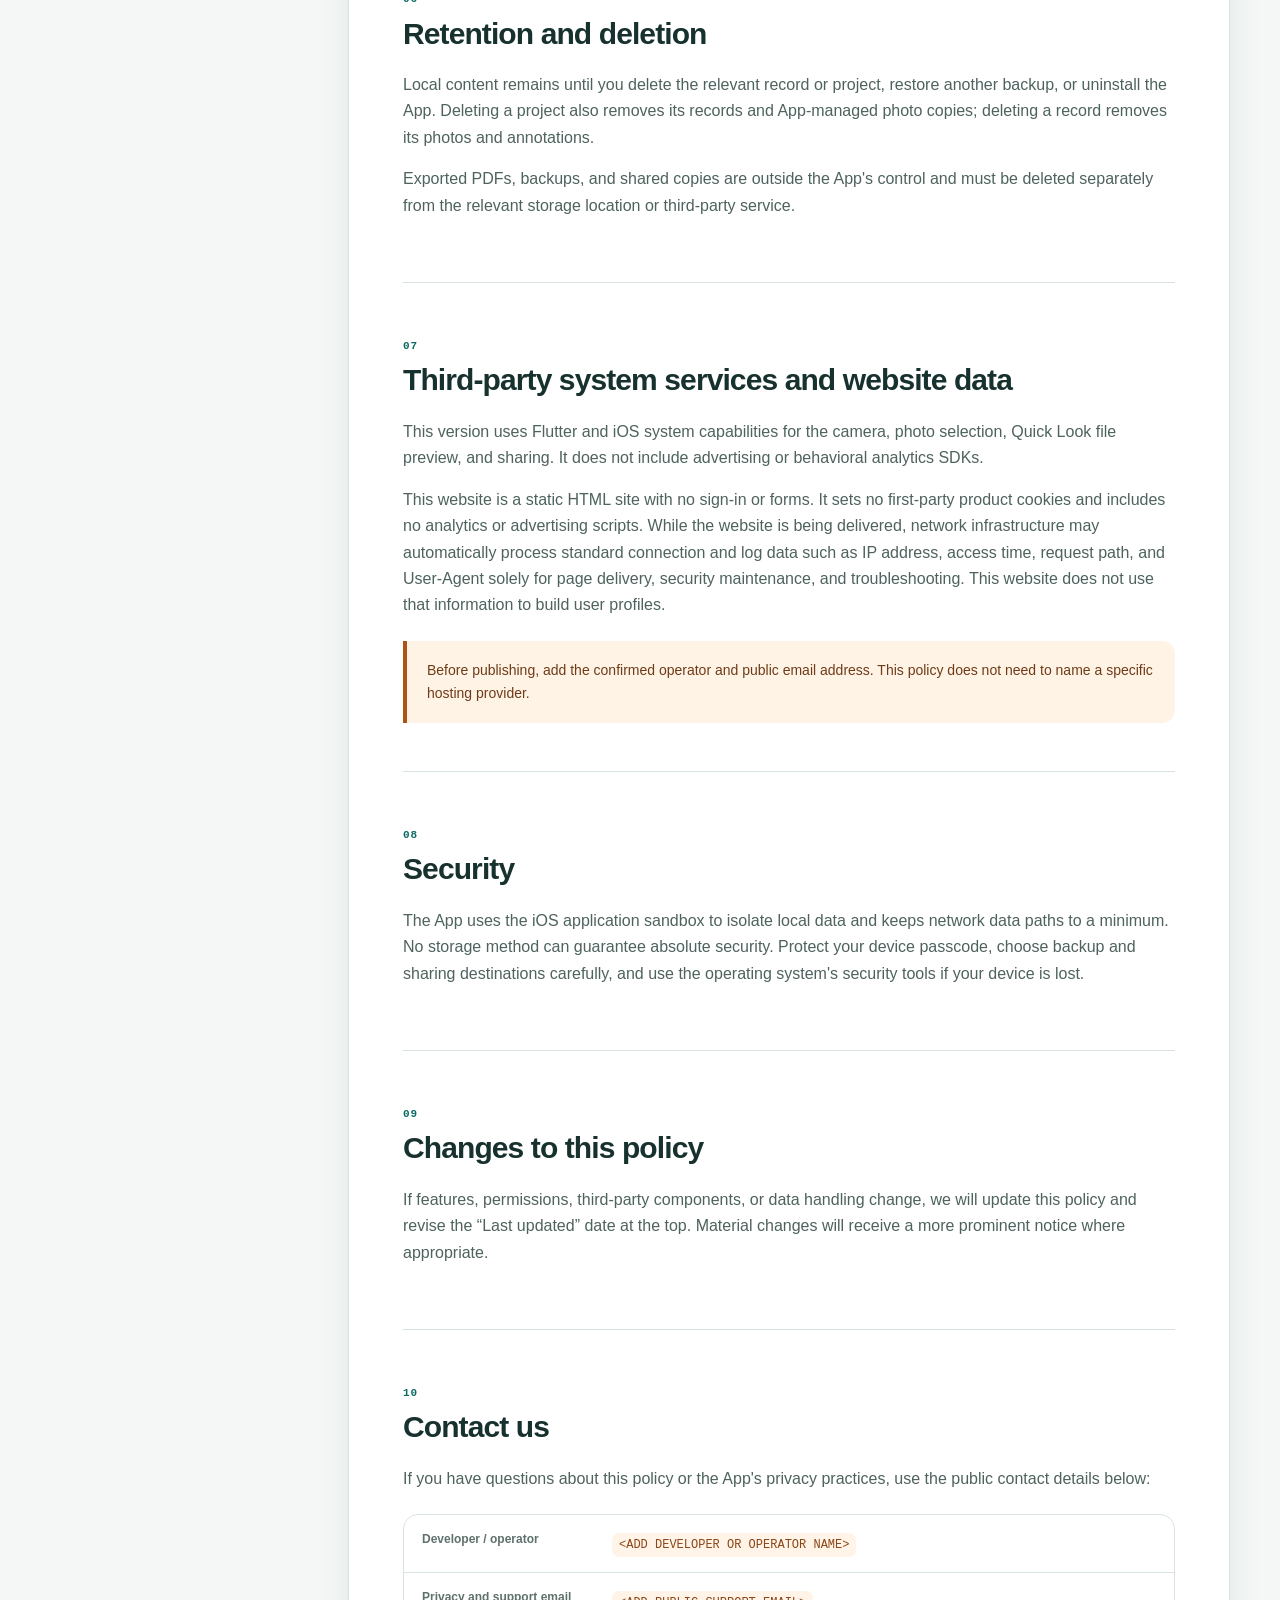
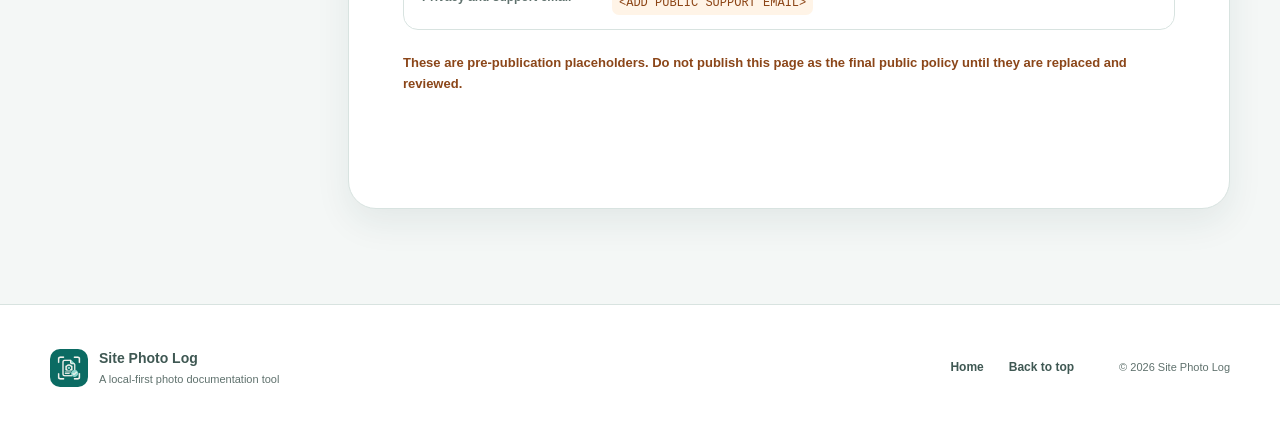
<file: apps/photoreport/website/privacy.html>
<!doctype html>
<html lang="zh-CN">
  <head>
    <meta charset="utf-8">
    <meta name="viewport" content="width=device-width, initial-scale=1">
    <meta name="theme-color" content="#07544e">
    <meta name="color-scheme" content="light">
    <meta
      name="description"
      content="现场照片记录隐私政策：了解项目、记录、照片、标注、PDF 与本地备份如何在设备上处理。"
    >
    <meta property="og:type" content="website">
    <meta property="og:title" content="现场照片记录隐私政策">
    <meta
      property="og:description"
      content="了解现场照片记录的本地存储、系统权限、分享、备份与删除方式。"
    >
    <meta property="og:image" content="assets/og.png">
    <meta name="twitter:card" content="summary_large_image">
    <title>现场照片记录隐私政策</title>
    <link rel="icon" href="assets/app-icon.png">
    <link rel="apple-touch-icon" href="assets/app-icon.png">
    <link rel="stylesheet" href="styles.css">
    <script src="site.js" defer></script>
  </head>
  <body class="legal-page" data-page="privacy">
    <a class="skip-link" href="#policy" data-zh="跳到隐私政策" data-en="Skip to privacy policy">跳到隐私政策</a>

    <header class="site-header is-scrolled" data-header>
      <div class="shell header-inner">
        <a class="brand" href="index.html" data-language-link aria-label="现场照片记录首页">
          <img src="assets/app-icon.png" alt="" width="44" height="44">
          <span data-zh="现场照片记录" data-en="Site Photo Log">现场照片记录</span>
        </a>

        <button
          class="menu-button"
          type="button"
          aria-expanded="false"
          aria-controls="site-nav"
          data-menu-button
        >
          <span class="sr-only" data-zh="打开导航" data-en="Open navigation">打开导航</span>
          <span></span><span></span><span></span>
        </button>

        <nav class="site-nav" id="site-nav" aria-label="主要导航" data-nav>
          <a href="index.html#workflow" data-language-link data-zh="使用方式" data-en="Workflow">使用方式</a>
          <a href="index.html#features" data-language-link data-zh="功能" data-en="Features">功能</a>
          <a href="privacy.html" data-language-link aria-current="page" data-zh="隐私政策" data-en="Privacy Policy">隐私政策</a>
          <a href="#contact" data-anchor-zh="contact" data-anchor-en="en-contact" data-zh="联系" data-en="Contact">联系</a>
          <div class="language-switch" role="group" aria-label="语言 / Language">
            <button type="button" data-lang-choice="zh" aria-pressed="true">中</button>
            <span aria-hidden="true"></span>
            <button type="button" data-lang-choice="en" aria-pressed="false">EN</button>
          </div>
        </nav>
      </div>
    </header>

    <main id="policy">
      <section class="legal-hero">
        <div class="shell legal-hero-inner">
          <div>
            <span class="section-kicker light-kicker" data-zh="清楚、克制、由你掌控" data-en="Clear, minimal, and under your control">清楚、克制、由你掌控</span>
            <h1 data-zh="隐私政策" data-en="Privacy Policy">隐私政策</h1>
            <p data-zh="本政策说明“现场照片记录”App 与本静态官网如何处理信息。简单来说：无需注册，核心内容默认保存在本机，只有你主动分享时，导出文件才会离开应用。" data-en="This policy explains how the Site Photo Log app and this static website handle information. In short: no registration, core content stays on your device by default, and exported files leave the app only when you choose to share them.">本政策说明“现场照片记录”App 与本静态官网如何处理信息。简单来说：无需注册，核心内容默认保存在本机，只有你主动分享时，导出文件才会离开应用。</p>
          </div>
          <dl class="policy-meta">
            <div><dt data-zh="最后更新" data-en="Last updated">最后更新</dt><dd data-zh="2026 年 8 月 28 日" data-en="August 28, 2026">2026 年 8 月 28 日</dd></div>
            <div><dt data-zh="适用版本" data-en="Applies to">适用版本</dt><dd data-zh="现场照片记录 1.0" data-en="Site Photo Log 1.0">现场照片记录 1.0</dd></div>
            <div><dt data-zh="运营者" data-en="Operator">运营者</dt><dd><code data-zh="&lt;请填写&gt;" data-en="&lt;To be provided&gt;">&lt;请填写&gt;</code></dd></div>
          </dl>
        </div>
      </section>

      <section class="legal-content section">
        <div class="shell legal-layout">
          <aside class="policy-toc" aria-label="隐私政策目录">
            <strong data-zh="目录" data-en="Contents">目录</strong>
            <nav>
              <a href="#scope" data-anchor-zh="scope" data-anchor-en="en-scope" data-zh="1. 适用范围" data-en="1. Scope">1. 适用范围</a>
              <a href="#data" data-anchor-zh="data" data-anchor-en="en-data" data-zh="2. 我们处理的信息" data-en="2. Information handled">2. 我们处理的信息</a>
              <a href="#storage" data-anchor-zh="storage" data-anchor-en="en-storage" data-zh="3. 存储与用途" data-en="3. Storage and use">3. 存储与用途</a>
              <a href="#permissions" data-anchor-zh="permissions" data-anchor-en="en-permissions" data-zh="4. 系统权限" data-en="4. Permissions">4. 系统权限</a>
              <a href="#sharing" data-anchor-zh="sharing" data-anchor-en="en-sharing" data-zh="5. 分享与备份" data-en="5. Sharing and backup">5. 分享与备份</a>
              <a href="#retention" data-anchor-zh="retention" data-anchor-en="en-retention" data-zh="6. 保留与删除" data-en="6. Retention and deletion">6. 保留与删除</a>
              <a href="#services" data-anchor-zh="services" data-anchor-en="en-services" data-zh="7. 第三方与官网" data-en="7. Services and website">7. 第三方与官网</a>
              <a href="#security" data-anchor-zh="security" data-anchor-en="en-security" data-zh="8. 安全" data-en="8. Security">8. 安全</a>
              <a href="#changes" data-anchor-zh="changes" data-anchor-en="en-changes" data-zh="9. 政策更新" data-en="9. Changes">9. 政策更新</a>
              <a href="#contact" data-anchor-zh="contact" data-anchor-en="en-contact" data-zh="10. 联系我们" data-en="10. Contact us">10. 联系我们</a>
            </nav>
          </aside>

          <article class="policy-article">
            <div class="policy-language" data-policy-language="zh">
              <section id="scope">
                <span class="policy-number">01</span>
                <h2>适用范围</h2>
                <p>本政策适用于“现场照片记录”（下称“本 App”）及其静态产品官网。本 App 是一款本地优先的现场照片整理工具，用于将照片、标注、编号与说明整理为便于沟通和分享的记录。</p>
                <p>使用核心功能不需要创建账号，也无需提供姓名、手机号或电子邮箱。你在项目或记录中主动填写的姓名、联系人等内容属于你选择记录的业务内容，并非本 App 的注册资料。</p>
                <div class="policy-callout">本政策根据 1.0 版本当前实现撰写。如果以后增加账号、云同步、广告、分析、在线协作或其他联网功能，我们会在启用前更新政策与必要提示。</div>
              </section>

              <section id="data">
                <span class="policy-number">02</span>
                <h2>我们处理的信息</h2>
                <p>这里的“处理”包括在你的设备上创建、读取、保存、修改、生成文件或按你的指令导出信息。</p>
                <div class="policy-table-wrap">
                  <table class="policy-table">
                    <thead><tr><th>类别</th><th>示例</th><th>默认位置</th><th>何时离开本 App</th></tr></thead>
                    <tbody>
                      <tr><td>项目资料</td><td>项目名称、地址、日期、记录人、联系人、公司名称与补充说明</td><td>设备上的应用数据库</td><td>仅在你主动导出 PDF、备份或分享相关文件时</td></tr>
                      <tr><td>现场记录</td><td>自动编号、区域、具体位置、标题、说明、优先级、处理状态、负责人和期限</td><td>设备上的应用数据库</td><td>仅在你主动导出 PDF、备份或分享相关文件时</td></tr>
                      <tr><td>照片与标注</td><td>相机拍摄或从相册选择的照片，以及方框、箭头、文字标注和颜色</td><td>应用沙盒中的照片文件与标注数据</td><td>仅在你主动导出 PDF、备份或分享相关文件时</td></tr>
                      <tr><td>生成文件</td><td>简洁或完整 PDF、包含记录与照片的 .prbackup 本地备份</td><td>应用 Documents 目录</td><td>你通过 iOS 系统分享面板选择接收方或服务时</td></tr>
                      <tr><td>本机偏好</td><td>显示语言、首次引导是否完成等设置</td><td>设备上的系统偏好存储</td><td>当前版本不会发送给开发者服务器</td></tr>
                    </tbody>
                  </table>
                </div>
              </section>

              <section id="storage">
                <span class="policy-number">03</span>
                <h2>存储与用途</h2>
                <p>项目、记录、照片和标注默认保存在本设备的应用沙盒中。当前版本不提供账号、云同步、广告或用户行为分析服务，开发者服务器不会接收这些核心内容。</p>
                <p>本 App 仅为以下目的在设备上处理信息：</p>
                <ul>
                  <li>创建、编辑、搜索与展示项目和现场记录；</li>
                  <li>导入、复制、归类并标注处理前与处理后照片；</li>
                  <li>为项目内记录分配稳定编号并保存状态、责任与期限；</li>
                  <li>在设备上生成、预览与再次打开 PDF；</li>
                  <li>按你的指令创建或恢复本地备份；</li>
                  <li>保存显示语言和首次引导状态等本机偏好。</li>
                </ul>
              </section>

              <section id="permissions">
                <span class="policy-number">04</span>
                <h2>系统权限</h2>
                <div class="permission-grid">
                  <article><span aria-hidden="true">⌁</span><h3>相机</h3><p>仅在你选择拍摄现场照片时使用。拒绝后仍可使用不依赖相机的功能。</p></article>
                  <article><span aria-hidden="true">▧</span><h3>照片</h3><p>仅在你选择从系统相册导入照片时使用。所选照片会被复制到本 App 的私有目录。</p></article>
                </div>
                <p>当前版本不声明定位、麦克风、通讯录、通知或跟踪权限。</p>
              </section>

              <section id="sharing">
                <span class="policy-number">05</span>
                <h2>分享与备份</h2>
                <p>PDF 和 .prbackup 本地备份都在设备上生成。只有当你主动打开 iOS 系统分享面板，并选择“文件”、信息、邮件或其他接收方/服务时，文件才会离开本 App。</p>
                <p>文件导出后，将由你选择的存储位置、接收方或第三方服务按照其自身隐私政策处理。请在分享前检查 PDF 或备份中是否包含地址、联系人、照片或其他不希望披露的信息。</p>
                <p>恢复备份会以备份内容替换当前本机的项目、记录和照片。执行恢复前，本 App 会显示确认提示。</p>
              </section>

              <section id="retention">
                <span class="policy-number">06</span>
                <h2>保留与删除</h2>
                <p>本地内容会保留到你删除相关记录或项目、恢复其他备份，或卸载本 App。删除项目会同时删除其记录与本 App 管理的照片副本；删除单条记录会同时删除对应照片与标注。</p>
                <p>已导出的 PDF、备份及已分享的副本不在本 App 控制范围内，需要你前往相应存储位置或第三方服务中另行删除。</p>
              </section>

              <section id="services">
                <span class="policy-number">07</span>
                <h2>第三方系统能力与官网数据</h2>
                <p>本版本使用 Flutter 以及 iOS 提供的相机、系统照片选择器、Quick Look 文件预览和系统分享能力，不包含广告或用户行为分析 SDK。</p>
                <p>本官网是无登录、无表单的静态 HTML 页面，不设置产品自有 Cookie，也没有接入分析或广告脚本。网站正常提供服务时，网络基础设施可能自动处理 IP 地址、访问时间、请求路径、User-Agent 等标准连接与日志信息，仅用于页面传输、安全维护和故障排查；本官网不会利用这些信息建立用户画像。</p>
                <div class="policy-callout warning">发布前仍需补充实际运营者与公开邮箱；本政策无需列出具体托管服务商名称。</div>
              </section>

              <section id="security">
                <span class="policy-number">08</span>
                <h2>安全</h2>
                <p>本 App 通过 iOS 应用沙盒隔离本地数据，并尽量减少网络数据路径。但任何存储方式都无法保证绝对安全。请保护设备密码、谨慎选择备份与分享目的地，并在设备丢失时及时使用系统提供的安全措施。</p>
              </section>

              <section id="changes">
                <span class="policy-number">09</span>
                <h2>政策更新</h2>
                <p>如果功能、权限、第三方组件或数据处理方式发生变化，我们会更新本政策，并修改页面顶部的“最后更新”日期。重大变化会在适当位置提供更醒目的说明。</p>
              </section>

              <section id="contact">
                <span class="policy-number">10</span>
                <h2>联系我们</h2>
                <p>如果你对本政策或本 App 的隐私处理有疑问，请使用以下公开联系方式：</p>
                <dl class="contact-details">
                  <div><dt>开发者 / 运营者</dt><dd><code>&lt;请填写开发者或运营者名称&gt;</code></dd></div>
                  <div><dt>隐私与支持邮箱</dt><dd><code>&lt;请填写公开支持邮箱&gt;</code></dd></div>
                </dl>
                <p class="placeholder-note">以上为发布前占位值。请勿在未替换并复核前将本页面作为正式公开政策发布。</p>
              </section>
            </div>

            <div class="policy-language" data-policy-language="en" hidden>
              <section id="en-scope">
                <span class="policy-number">01</span>
                <h2>Scope</h2>
                <p>This policy applies to Site Photo Log (the “App”) and its static product website. The App is a local-first tool for organizing site photos, annotations, numbers, and notes into records that are easier to communicate and share.</p>
                <p>No account is required for the core features, and you do not need to provide a name, phone number, or email address. Names or contact details that you choose to enter in a project or record are your record content, not App registration data.</p>
                <div class="policy-callout">This policy reflects the current implementation of version 1.0. If accounts, cloud sync, ads, analytics, online collaboration, or other connected features are added later, we will update this policy and any required notices before enabling them.</div>
              </section>

              <section id="en-data">
                <span class="policy-number">02</span>
                <h2>Information we handle</h2>
                <p>“Handle” includes creating, reading, storing, changing, generating, or exporting information on your device at your direction.</p>
                <div class="policy-table-wrap">
                  <table class="policy-table">
                    <thead><tr><th>Category</th><th>Examples</th><th>Default location</th><th>When it leaves the App</th></tr></thead>
                    <tbody>
                      <tr><td>Project details</td><td>Project name, address, date, recorder, contact, company name, and additional notes</td><td>On-device App database</td><td>Only when you export a PDF or backup, or share a related file</td></tr>
                      <tr><td>Site records</td><td>Auto number, area, specific location, title, note, priority, status, assignee, and due date</td><td>On-device App database</td><td>Only when you export a PDF or backup, or share a related file</td></tr>
                      <tr><td>Photos and annotations</td><td>Photos taken with the camera or selected from the library, plus boxes, arrows, text, and annotation colors</td><td>Photo files and annotation data in the App sandbox</td><td>Only when you export a PDF or backup, or share a related file</td></tr>
                      <tr><td>Generated files</td><td>Concise or detailed PDFs and .prbackup local backups containing records and photos</td><td>The App's Documents directory</td><td>When you choose a recipient or service through the iOS share sheet</td></tr>
                      <tr><td>Device preferences</td><td>Display language and whether onboarding is complete</td><td>System preference storage on your device</td><td>Not sent to developer servers in the current version</td></tr>
                    </tbody>
                  </table>
                </div>
              </section>

              <section id="en-storage">
                <span class="policy-number">03</span>
                <h2>Storage and use</h2>
                <p>Projects, records, photos, and annotations are stored in the App sandbox on your device by default. The current version does not provide accounts, cloud sync, advertising, or behavioral analytics, and developer servers do not receive this core content.</p>
                <p>The App handles information on your device only to:</p>
                <ul>
                  <li>create, edit, search, and display projects and site records;</li>
                  <li>import, copy, group, and annotate before and after photos;</li>
                  <li>assign stable project record numbers and store status, responsibility, and due dates;</li>
                  <li>generate, preview, and reopen PDFs on device;</li>
                  <li>create or restore a local backup at your direction; and</li>
                  <li>save device preferences such as display language and onboarding status.</li>
                </ul>
              </section>

              <section id="en-permissions">
                <span class="policy-number">04</span>
                <h2>System permissions</h2>
                <div class="permission-grid">
                  <article><span aria-hidden="true">⌁</span><h3>Camera</h3><p>Used only when you choose to take a site photo. Other features remain available if you deny access.</p></article>
                  <article><span aria-hidden="true">▧</span><h3>Photos</h3><p>Used only when you choose to import a photo from the system photo library. The selected image is copied into the App's private directory.</p></article>
                </div>
                <p>The current version does not declare location, microphone, contacts, notification, or tracking permission.</p>
              </section>

              <section id="en-sharing">
                <span class="policy-number">05</span>
                <h2>Sharing and backup</h2>
                <p>PDF and .prbackup local backup files are generated on your device. A file leaves the App only when you open the iOS share sheet and choose Files, Messages, Mail, or another recipient or service.</p>
                <p>After export, the storage location, recipient, or third-party service you select handles the file under its own privacy policy. Before sharing, review whether a PDF or backup contains addresses, contacts, photos, or other details you do not wish to disclose.</p>
                <p>Restoring a backup replaces the current projects, records, and photos on the device with the backup content. The App presents a confirmation before starting the restore.</p>
              </section>

              <section id="en-retention">
                <span class="policy-number">06</span>
                <h2>Retention and deletion</h2>
                <p>Local content remains until you delete the relevant record or project, restore another backup, or uninstall the App. Deleting a project also removes its records and App-managed photo copies; deleting a record removes its photos and annotations.</p>
                <p>Exported PDFs, backups, and shared copies are outside the App's control and must be deleted separately from the relevant storage location or third-party service.</p>
              </section>

              <section id="en-services">
                <span class="policy-number">07</span>
                <h2>Third-party system services and website data</h2>
                <p>This version uses Flutter and iOS system capabilities for the camera, photo selection, Quick Look file preview, and sharing. It does not include advertising or behavioral analytics SDKs.</p>
                <p>This website is a static HTML site with no sign-in or forms. It sets no first-party product cookies and includes no analytics or advertising scripts. While the website is being delivered, network infrastructure may automatically process standard connection and log data such as IP address, access time, request path, and User-Agent solely for page delivery, security maintenance, and troubleshooting. This website does not use that information to build user profiles.</p>
                <div class="policy-callout warning">Before publishing, add the confirmed operator and public email address. This policy does not need to name a specific hosting provider.</div>
              </section>

              <section id="en-security">
                <span class="policy-number">08</span>
                <h2>Security</h2>
                <p>The App uses the iOS application sandbox to isolate local data and keeps network data paths to a minimum. No storage method can guarantee absolute security. Protect your device passcode, choose backup and sharing destinations carefully, and use the operating system's security tools if your device is lost.</p>
              </section>

              <section id="en-changes">
                <span class="policy-number">09</span>
                <h2>Changes to this policy</h2>
                <p>If features, permissions, third-party components, or data handling change, we will update this policy and revise the “Last updated” date at the top. Material changes will receive a more prominent notice where appropriate.</p>
              </section>

              <section id="en-contact">
                <span class="policy-number">10</span>
                <h2>Contact us</h2>
                <p>If you have questions about this policy or the App's privacy practices, use the public contact details below:</p>
                <dl class="contact-details">
                  <div><dt>Developer / operator</dt><dd><code>&lt;ADD DEVELOPER OR OPERATOR NAME&gt;</code></dd></div>
                  <div><dt>Privacy and support email</dt><dd><code>&lt;ADD PUBLIC SUPPORT EMAIL&gt;</code></dd></div>
                </dl>
                <p class="placeholder-note">These are pre-publication placeholders. Do not publish this page as the final public policy until they are replaced and reviewed.</p>
              </section>
            </div>
          </article>
        </div>
      </section>
    </main>

    <footer class="site-footer">
      <div class="shell footer-inner">
        <div class="footer-brand">
          <img src="assets/app-icon.png" alt="" width="38" height="38">
          <div><strong data-zh="现场照片记录" data-en="Site Photo Log">现场照片记录</strong><small data-zh="本地优先的照片整理工具" data-en="A local-first photo documentation tool">本地优先的照片整理工具</small></div>
        </div>
        <nav aria-label="页脚导航">
          <a href="index.html" data-language-link data-zh="官网" data-en="Home">官网</a>
          <a href="#policy" data-zh="返回顶部" data-en="Back to top">返回顶部</a>
        </nav>
        <p>© <span data-current-year>2026</span> <span data-zh="现场照片记录" data-en="Site Photo Log">现场照片记录</span></p>
      </div>
    </footer>
  </body>
</html>
</file>
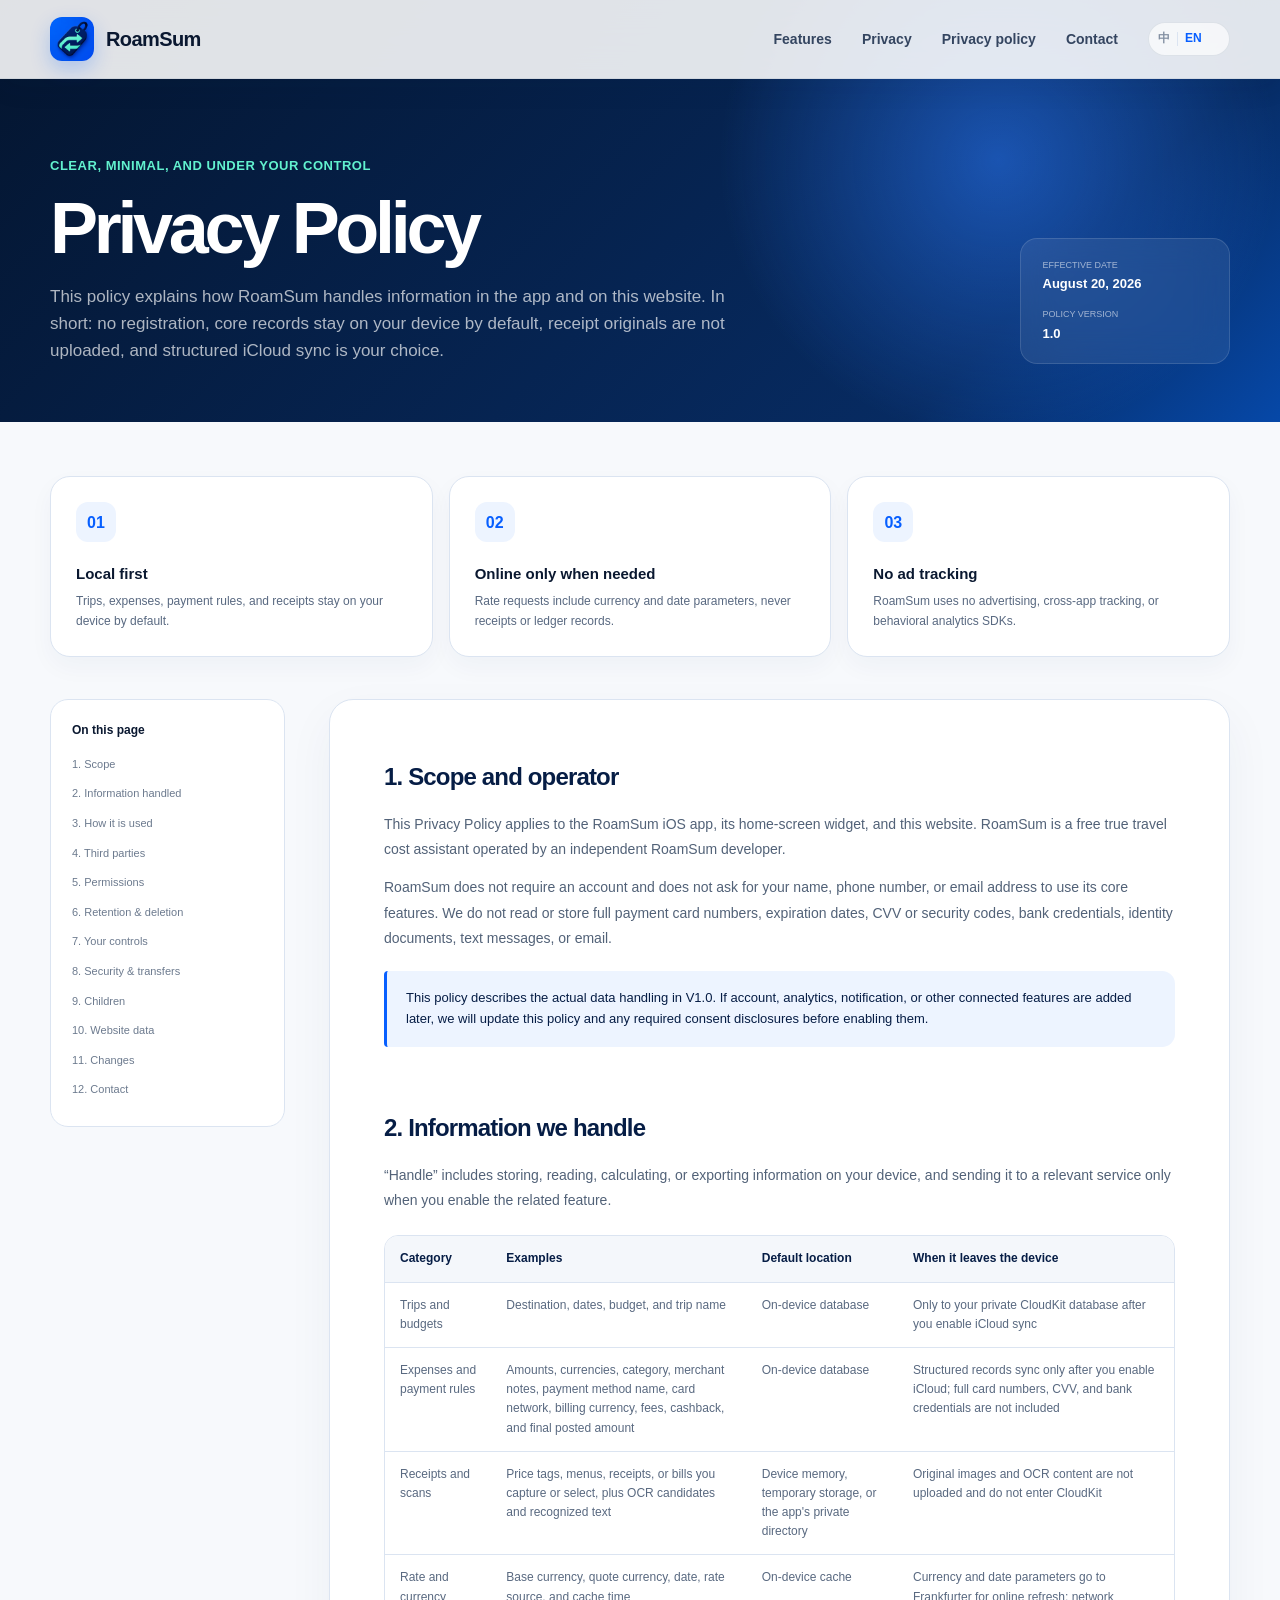
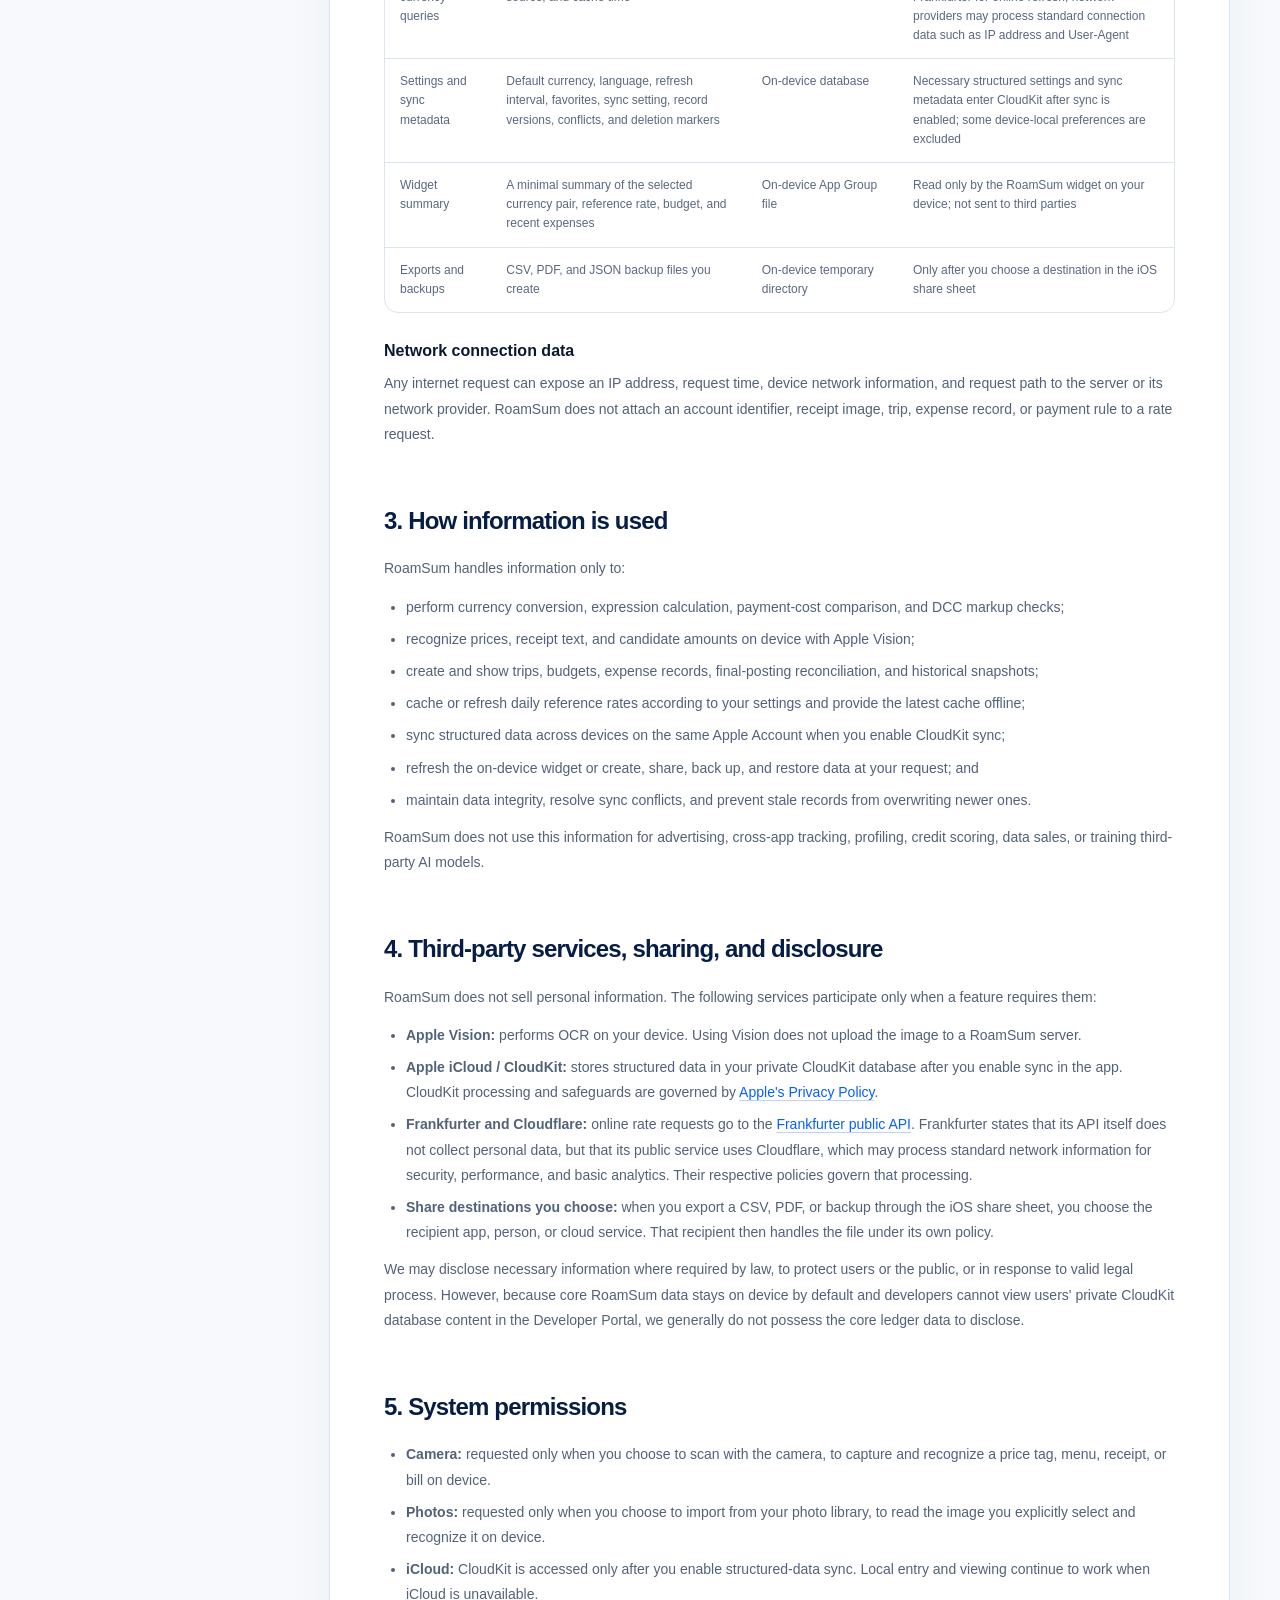
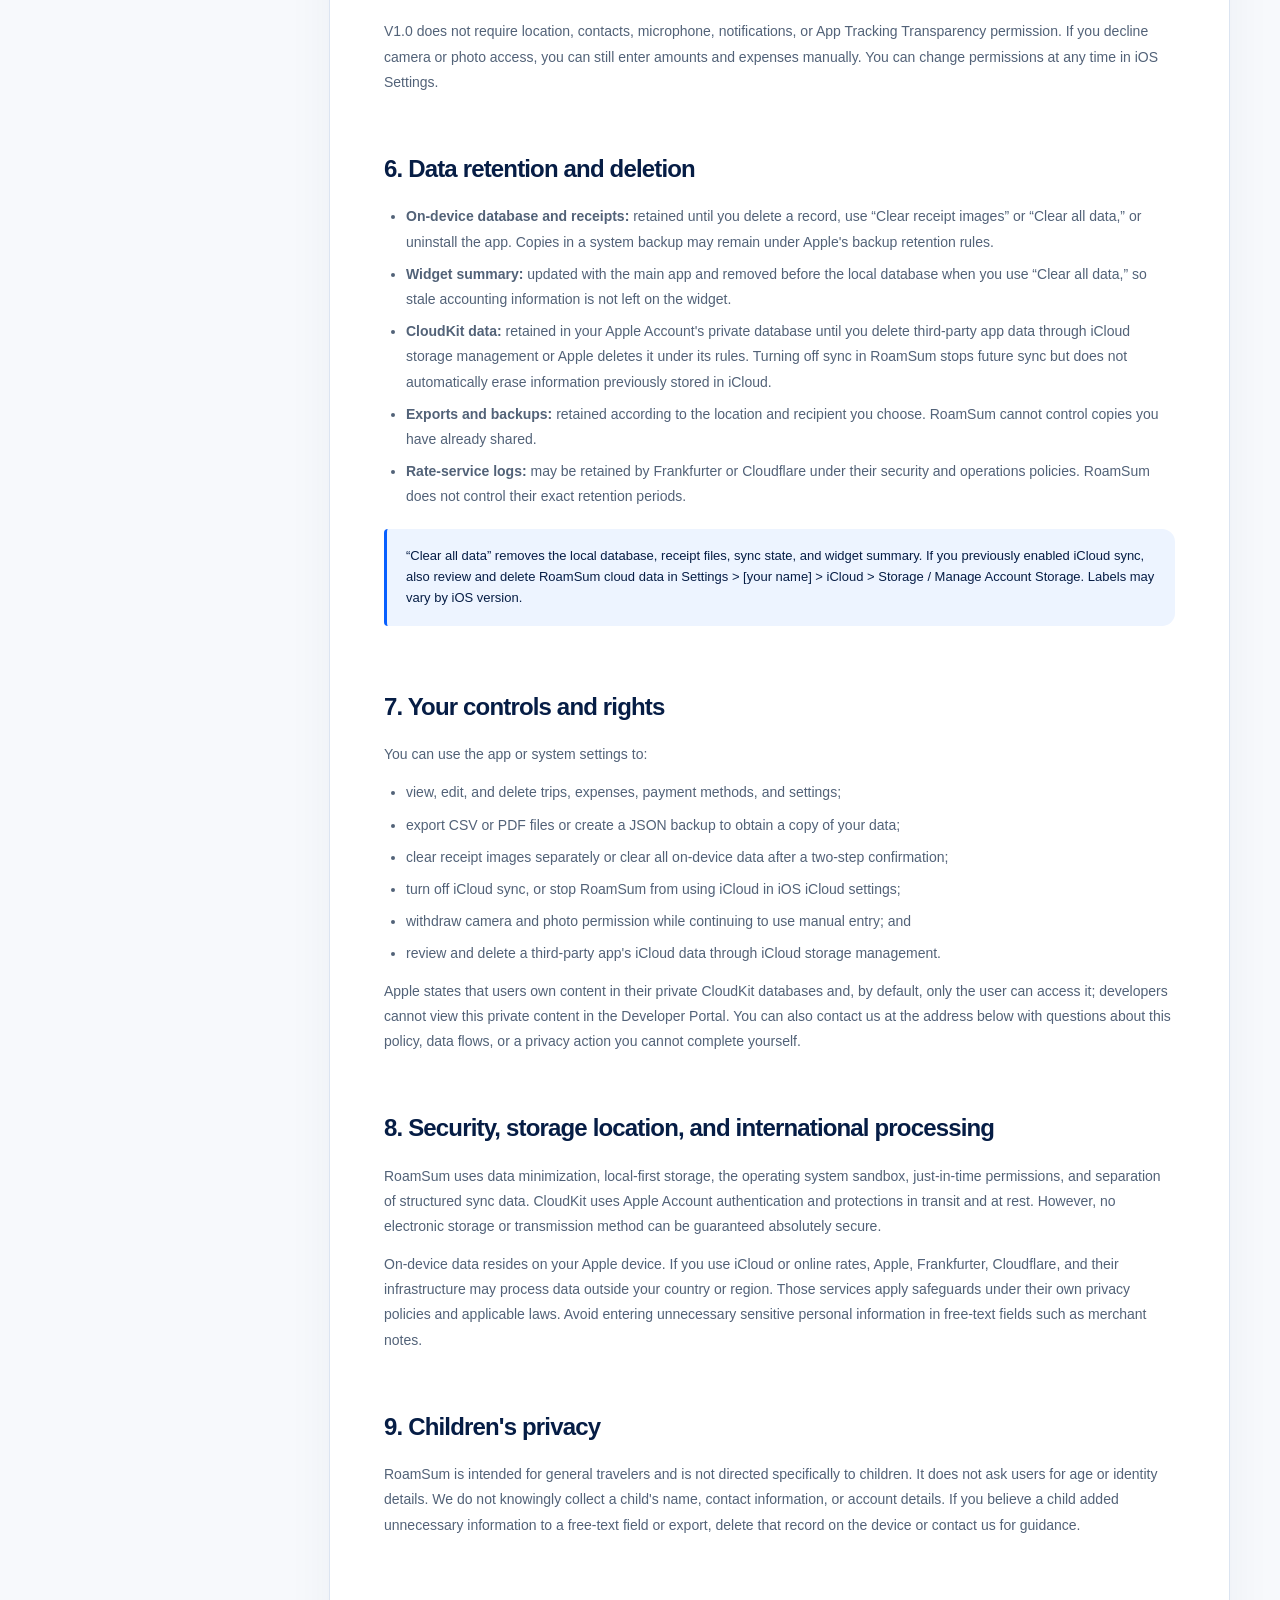
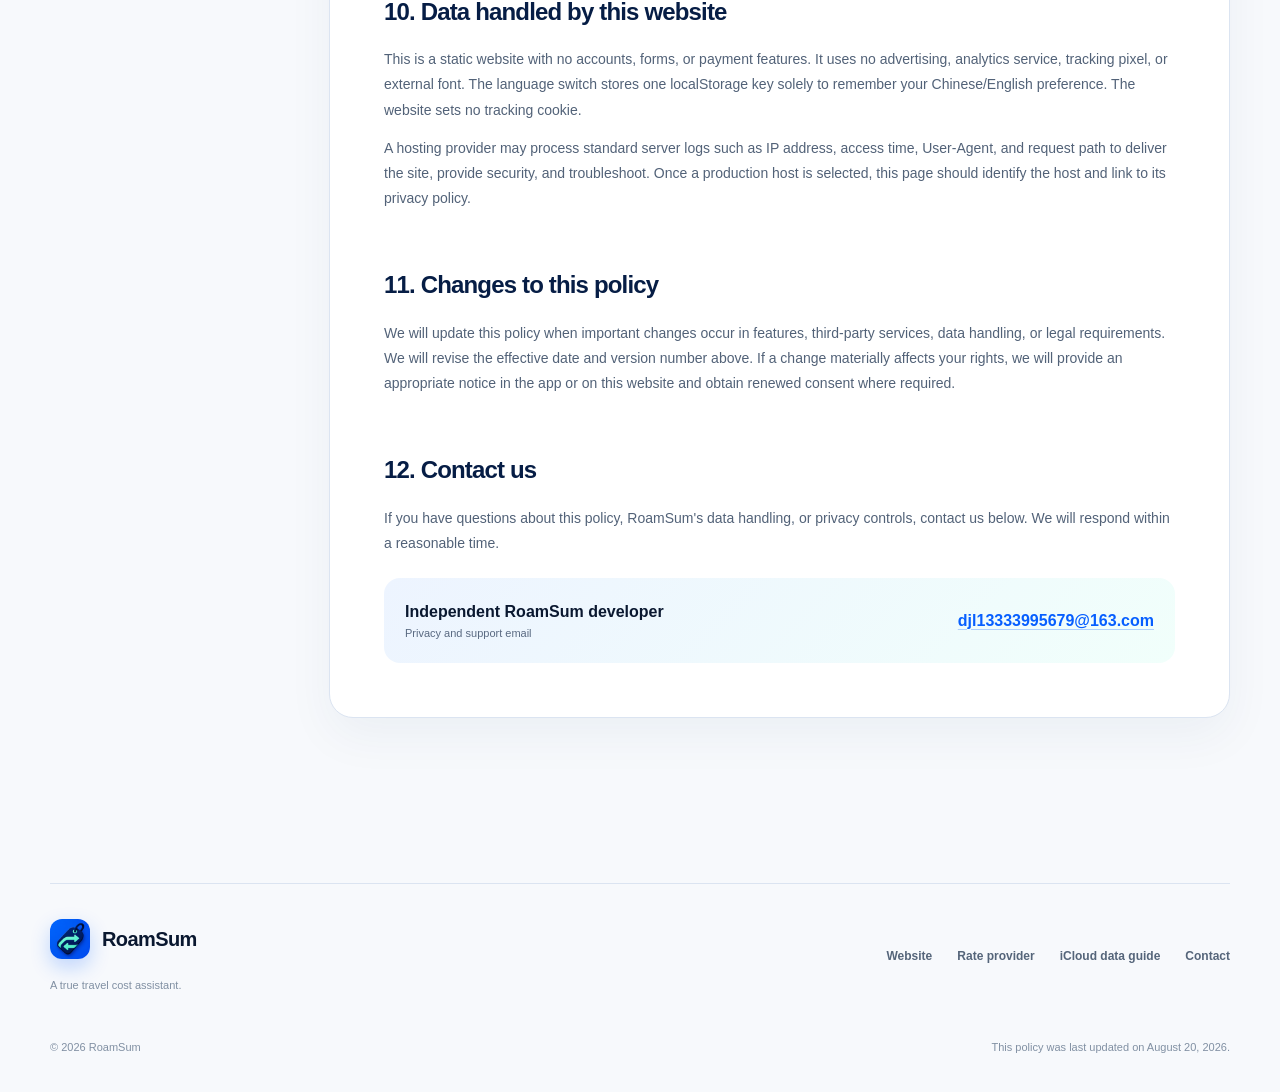
<file: apps/tripcost/website/privacy.html>
<!doctype html>
<html lang="zh-CN">
  <head>
    <meta charset="utf-8">
    <meta name="viewport" content="width=device-width, initial-scale=1">
    <meta name="theme-color" content="#061d45">
    <meta name="color-scheme" content="light">
    <meta
      name="description"
      content="RoamSum 隐私政策：了解 RoamSum 如何在设备本地处理旅行、消费、票据和汇率数据，以及可选的 iCloud 同步。"
    >
    <meta property="og:type" content="website">
    <meta property="og:title" content="RoamSum 隐私政策">
    <meta property="og:description" content="清楚了解 RoamSum 的本地数据处理、可选 iCloud 同步与用户控制。">
    <meta property="og:image" content="assets/app-icon.png">
    <meta name="twitter:card" content="summary">
    <title>RoamSum 隐私政策</title>
    <link rel="icon" href="assets/app-icon.png">
    <link rel="apple-touch-icon" href="assets/app-icon.png">
    <link rel="stylesheet" href="styles.css">
    <script src="site.js" defer></script>
  </head>
  <body class="legal-page" data-page="privacy">
    <a class="skip-link" href="#policy" data-zh="跳到隐私政策" data-en="Skip to privacy policy">跳到隐私政策</a>

    <header class="site-header is-scrolled" data-header>
      <div class="shell header-inner">
        <a class="brand" href="index.html" data-language-link aria-label="RoamSum 首页">
          <img src="assets/app-icon.png" alt="" width="44" height="44">
          <span>RoamSum</span>
        </a>

        <button
          class="menu-button"
          type="button"
          aria-expanded="false"
          aria-controls="site-nav"
          data-menu-button
        >
          <span class="sr-only" data-zh="打开导航" data-en="Open navigation">打开导航</span>
          <span></span><span></span><span></span>
        </button>

        <nav class="site-nav" id="site-nav" aria-label="主要导航" data-nav>
          <a href="index.html#features" data-language-link data-zh="功能" data-en="Features">功能</a>
          <a href="index.html#privacy" data-language-link data-zh="隐私优先" data-en="Privacy">隐私优先</a>
          <a href="privacy.html" data-language-link aria-current="page" data-zh="隐私政策" data-en="Privacy policy">隐私政策</a>
          <a href="mailto:djl13333995679@163.com" data-contact-trigger data-zh="联系" data-en="Contact">联系</a>
          <div class="language-switch" role="group" aria-label="语言 / Language">
            <button type="button" data-lang-choice="zh" aria-pressed="true">中</button>
            <span aria-hidden="true"></span>
            <button type="button" data-lang-choice="en" aria-pressed="false">EN</button>
          </div>
        </nav>
      </div>
    </header>

    <main id="policy">
      <section class="legal-hero">
        <div class="shell legal-hero-inner">
          <div>
            <span class="section-kicker" data-zh="清楚、克制、由你掌控" data-en="Clear, minimal, and under your control">清楚、克制、由你掌控</span>
            <h1 data-zh="隐私政策" data-en="Privacy Policy">隐私政策</h1>
            <p data-zh="本政策说明 RoamSum 如何处理 App 与官网中的信息。简单来说：无需注册，核心记录默认保存在本机，票据原图不会上传，iCloud 结构化同步由你选择。" data-en="This policy explains how RoamSum handles information in the app and on this website. In short: no registration, core records stay on your device by default, receipt originals are not uploaded, and structured iCloud sync is your choice.">
              本政策说明 RoamSum 如何处理 App 与官网中的信息。简单来说：无需注册，核心记录默认保存在本机，票据原图不会上传，iCloud 结构化同步由你选择。
            </p>
          </div>
          <div class="legal-meta">
            <span data-zh="生效日期" data-en="Effective date">生效日期</span>
            <strong data-zh="2026 年 8 月 20 日" data-en="August 20, 2026">2026 年 8 月 20 日</strong>
            <span data-zh="政策版本" data-en="Policy version">政策版本</span>
            <strong>1.0</strong>
          </div>
        </div>
      </section>

      <div class="legal-main">
        <div class="shell">
          <div class="policy-summary" aria-label="隐私摘要">
            <div class="summary-card">
              <span aria-hidden="true">01</span>
              <strong data-zh="本地优先" data-en="Local first">本地优先</strong>
              <p data-zh="行程、消费、支付规则与票据默认保存在你的设备。" data-en="Trips, expenses, payment rules, and receipts stay on your device by default.">行程、消费、支付规则与票据默认保存在你的设备。</p>
            </div>
            <div class="summary-card">
              <span aria-hidden="true">02</span>
              <strong data-zh="只在需要时联网" data-en="Online only when needed">只在需要时联网</strong>
              <p data-zh="在线汇率只发送币种、日期等查询参数，不发送票据或账本。" data-en="Rate requests include currency and date parameters, never receipts or ledger records.">在线汇率只发送币种、日期等查询参数，不发送票据或账本。</p>
            </div>
            <div class="summary-card">
              <span aria-hidden="true">03</span>
              <strong data-zh="没有广告追踪" data-en="No ad tracking">没有广告追踪</strong>
              <p data-zh="RoamSum 不接入广告、跨 App 追踪或用户行为分析 SDK。" data-en="RoamSum uses no advertising, cross-app tracking, or behavioral analytics SDKs.">RoamSum 不接入广告、跨 App 追踪或用户行为分析 SDK。</p>
            </div>
          </div>

          <div class="legal-layout" data-policy-language="zh">
            <nav class="policy-toc" aria-label="隐私政策目录">
              <strong>本页目录</strong>
              <a href="#zh-scope">1. 适用范围</a>
              <a href="#zh-data">2. 处理的信息</a>
              <a href="#zh-use">3. 使用方式</a>
              <a href="#zh-sharing">4. 第三方与共享</a>
              <a href="#zh-permissions">5. 系统权限</a>
              <a href="#zh-retention">6. 保留与删除</a>
              <a href="#zh-controls">7. 你的控制与权利</a>
              <a href="#zh-security">8. 安全与跨境</a>
              <a href="#zh-children">9. 儿童隐私</a>
              <a href="#zh-website">10. 官网数据</a>
              <a href="#zh-changes">11. 政策更新</a>
              <a href="#zh-contact">12. 联系我们</a>
            </nav>

            <article class="policy-article" lang="zh-CN">
              <section id="zh-scope">
                <h2>1. 适用范围与运营者</h2>
                <p>本隐私政策适用于 RoamSum iOS App、桌面小组件以及本官网。RoamSum 是一款免费的旅行真实消费成本助手，由 RoamSum 独立开发者运营。</p>
                <p>RoamSum 不要求你注册账号，也不会要求你提供姓名、手机号或邮箱来使用核心功能。我们不读取或保存完整银行卡号、有效期、CVV、安全码、银行登录凭据、身份证件、短信或邮件。</p>
                <div class="policy-callout">本政策描述当前 V1.0 的实际数据处理方式。如果未来加入账号、分析、推送或其他联网功能，我们会在功能启用前更新本政策和必要的授权说明。</div>
              </section>

              <section id="zh-data">
                <h2>2. 我们处理的信息</h2>
                <p>“处理”包括在你的设备上保存、读取、计算、导出，或在你主动开启功能时发送到相应服务。不同信息的处理方式如下：</p>
                <div class="policy-table-wrap">
                  <table class="policy-table">
                    <thead>
                      <tr><th>信息类别</th><th>内容示例</th><th>默认位置</th><th>何时外发</th></tr>
                    </thead>
                    <tbody>
                      <tr><td>行程与预算</td><td>目的地、日期、预算、行程名称</td><td>本机数据库</td><td>仅在你开启 iCloud 同步后进入你的 CloudKit 私有数据库</td></tr>
                      <tr><td>消费与支付规则</td><td>金额、币种、类别、商户备注、支付方式名称、卡组织、账单币种、手续费、返现、实际入账金额</td><td>本机数据库</td><td>仅在你开启 iCloud 同步后同步结构化记录；不包含完整卡号、CVV 或银行凭据</td></tr>
                      <tr><td>票据与扫描内容</td><td>你拍摄或选择的价签、菜单、小票图片，以及本地 OCR 识别出的候选金额和文字</td><td>本机内存、临时目录或 App 私有目录</td><td>原图与 OCR 内容不上传，也不进入 CloudKit</td></tr>
                      <tr><td>汇率与币种查询</td><td>基础币种、目标币种、查询日期、汇率来源与缓存时间</td><td>本机缓存</td><td>在线刷新时向 Frankfurter 发送币种和日期参数；网络服务可能处理 IP 地址、User-Agent 等标准连接信息</td></tr>
                      <tr><td>设置与同步元数据</td><td>默认币种、语言、刷新频率、收藏币种、同步开关、记录版本、冲突和删除标记</td><td>本机数据库</td><td>开启 iCloud 同步后，必要的结构化设置和同步元数据会进入 CloudKit；设备本地偏好可能不参与同步</td></tr>
                      <tr><td>小组件摘要</td><td>选定币种对、参考汇率、预算与近期消费的最小摘要</td><td>本机 App Group 共享文件</td><td>仅由本机 RoamSum 小组件读取，不发送到第三方</td></tr>
                      <tr><td>导出与备份</td><td>你生成的 CSV、PDF 和 JSON 备份</td><td>本机临时目录</td><td>只有你在 iOS 系统分享面板选择目标后才离开 App</td></tr>
                    </tbody>
                  </table>
                </div>
                <h3>关于网络连接信息</h3>
                <p>任何互联网请求都可能使服务器或其网络服务商看到 IP 地址、请求时间、设备网络相关信息及请求路径。RoamSum 不会在汇率请求中附加账户标识、票据图片、行程、消费记录或支付规则。</p>
              </section>

              <section id="zh-use">
                <h2>3. 信息的使用方式</h2>
                <p>RoamSum 仅为以下目的处理信息：</p>
                <ul>
                  <li>完成汇率换算、数学表达式计算、支付成本比较和 DCC 额外成本检查；</li>
                  <li>使用 Apple Vision 在设备上识别价格、票据文字和候选金额；</li>
                  <li>创建和展示行程、预算、消费账本、实际入账校准与历史快照；</li>
                  <li>按你的设置缓存或刷新每日参考汇率，并在离线时提供最近缓存；</li>
                  <li>在你主动开启时，通过 CloudKit 在同一 Apple 账户的设备间同步结构化数据；</li>
                  <li>刷新本机小组件，或按你的操作生成、分享、备份与恢复数据；</li>
                  <li>维护数据完整性、处理同步冲突并防止旧数据覆盖新记录。</li>
                </ul>
                <p>RoamSum 不会将这些信息用于广告、跨 App 追踪、用户画像、信用评估、出售数据或训练第三方 AI 模型。</p>
              </section>

              <section id="zh-sharing">
                <h2>4. 第三方服务、共享与披露</h2>
                <p>RoamSum 不出售个人信息。以下服务仅在对应功能需要时参与处理：</p>
                <ul>
                  <li><strong>Apple Vision：</strong>在设备本地执行 OCR。图片不因使用 Vision 而上传给 RoamSum 服务器。</li>
                  <li><strong>Apple iCloud / CloudKit：</strong>当你在 App 内开启同步时，结构化数据会存入你的 CloudKit 私有数据库。CloudKit 的处理和安全措施受 <a href="https://www.apple.com/legal/privacy/" rel="noopener noreferrer">Apple 隐私政策</a>约束。</li>
                  <li><strong>Frankfurter 与 Cloudflare：</strong>在线汇率请求发往 <a href="https://frankfurter.dev/" rel="noopener noreferrer">Frankfurter 公共 API</a>。Frankfurter 说明其 API 本身不收集个人数据，但公共服务使用 Cloudflare，Cloudflare 可能为安全、性能和基础分析处理标准网络信息；相关处理受其各自政策约束。</li>
                  <li><strong>你选择的分享目标：</strong>当你通过 iOS 分享面板导出 CSV、PDF 或备份时，接收 App、联系人或云服务由你选择，之后由对应接收方按照其政策处理。</li>
                </ul>
                <p>如法律要求、为保护用户或公众安全、或处理有效法律程序，我们可能依法披露必要信息。但由于 RoamSum 的核心数据默认留在本机，且开发者无法通过 CloudKit 控制台查看用户私有数据库内容，我们通常不持有可供披露的核心账本数据。</p>
              </section>

              <section id="zh-permissions">
                <h2>5. 系统权限</h2>
                <ul>
                  <li><strong>相机：</strong>仅在你选择拍照扫描时请求，用于拍摄价签、菜单、小票或账单并在设备上识别。</li>
                  <li><strong>照片：</strong>仅在你选择从相册导入时请求，用于读取你明确选择的图片并在设备上识别。</li>
                  <li><strong>iCloud：</strong>只有你开启结构化数据同步时才访问 CloudKit。iCloud 不可用不会阻止本地记账与查看。</li>
                </ul>
                <p>V1.0 不需要定位、通讯录、麦克风、通知或 App Tracking Transparency 权限。拒绝相机或照片权限后，你仍可以手动输入金额和记账。你可随时在 iOS“设置”中修改权限。</p>
              </section>

              <section id="zh-retention">
                <h2>6. 数据保留与删除</h2>
                <ul>
                  <li><strong>本机数据库与票据：</strong>保留到你删除相关记录、使用“清除票据图片”或“清除全部数据”，或卸载 App。系统备份的副本可能按照 Apple 的备份保留规则继续存在。</li>
                  <li><strong>小组件摘要：</strong>随主 App 更新；使用“清除全部数据”时会先删除共享摘要，避免继续显示旧账本信息。</li>
                  <li><strong>CloudKit 数据：</strong>保留在你的 Apple 账户私有数据库中，直到你通过 iCloud 存储管理删除第三方 App 数据或 Apple 依据其规则删除。关闭 RoamSum 内的同步会停止后续同步，但不会自动删除此前存入 iCloud 的数据。</li>
                  <li><strong>导出与备份：</strong>由你选择的保存位置和接收方决定保留时间；RoamSum 不控制已分享出去的副本。</li>
                  <li><strong>汇率服务日志：</strong>可能由 Frankfurter 或 Cloudflare 按其安全和运营政策保留，RoamSum 无法控制其具体期限。</li>
                </ul>
                <div class="policy-callout">“清除全部数据”会删除本机数据库、票据文件、同步状态和小组件摘要。若你曾开启 iCloud 同步，请同时前往“设置 &gt; [你的名字] &gt; iCloud &gt; 存储空间/管理账户存储空间”查看并删除 RoamSum 的云端数据。系统路径名称可能随 iOS 版本而变化。</div>
              </section>

              <section id="zh-controls">
                <h2>7. 你的控制与权利</h2>
                <p>你可以直接在 App 或系统设置中：</p>
                <ul>
                  <li>查看、修改和删除行程、消费、支付方式与设置；</li>
                  <li>导出 CSV、PDF 或创建 JSON 备份，获取自己的数据副本；</li>
                  <li>单独清除票据图片，或通过双重确认清除全部本机数据；</li>
                  <li>关闭 iCloud 同步，或在 iOS 的 iCloud 设置中停止 RoamSum 使用 iCloud；</li>
                  <li>撤回相机和照片权限，并继续使用手动输入作为替代；</li>
                  <li>在 iCloud 存储管理中查看并删除第三方 App 的 iCloud 数据。</li>
                </ul>
                <p>Apple 说明，CloudKit 私有数据库内容由用户拥有，默认仅用户本人可访问；开发者无法通过 Developer Portal 查看这些私有内容。你也可以通过下方邮箱联系我们，咨询政策、数据流程或无法自行完成的隐私操作。</p>
              </section>

              <section id="zh-security">
                <h2>8. 安全、存储地点与跨境处理</h2>
                <p>RoamSum 采用数据最小化、本地优先、系统沙盒、按需权限和结构化同步隔离等措施。CloudKit 使用 Apple 账户身份验证及传输和存储保护；但任何电子存储或传输方式都无法保证绝对安全。</p>
                <p>本机数据位于你的 Apple 设备。若你使用 iCloud 或在线汇率，Apple、Frankfurter、Cloudflare 及其基础设施可能在你所在国家或地区以外处理数据。此类服务按各自隐私政策和适用法律提供保护。请勿在商户备注等自由文本字段中填写不必要的敏感个人信息。</p>
              </section>

              <section id="zh-children">
                <h2>9. 儿童隐私</h2>
                <p>RoamSum 面向一般旅行者，不专门面向儿童，也不要求用户提供年龄或身份信息。我们不会故意收集儿童的姓名、联系方式或账户资料。如果你认为儿童在自由文本字段或导出文件中提供了不必要的信息，请在设备上删除相应记录，或联系我们了解处理方式。</p>
              </section>

              <section id="zh-website">
                <h2>10. 官网的数据处理</h2>
                <p>本官网是静态页面，不提供账户、表单或支付功能，不使用广告、分析服务、追踪像素或外部字体。语言切换会在浏览器的 localStorage 中保存一个仅用于记住“中文/English”选择的本地键；网站不设置用于追踪的 Cookie。</p>
                <p>网站托管服务商可能为交付页面、安全防护和排障处理 IP 地址、访问时间、User-Agent 与请求路径等标准服务器日志。实际托管服务确定后，应以本页公布的托管商及其隐私政策为准。</p>
              </section>

              <section id="zh-changes">
                <h2>11. 隐私政策更新</h2>
                <p>当功能、第三方服务、数据处理方式或法律要求发生重要变化时，我们会更新本政策，并修改顶部的生效日期与版本号。若变化会显著影响你的权利，我们会在 App 内或官网提供适当提示，并在需要时重新取得同意。</p>
              </section>

              <section id="zh-contact">
                <h2>12. 联系我们</h2>
                <p>如果你对本政策、RoamSum 的数据处理方式或隐私控制有疑问，请通过以下方式联系。我们会在合理期限内回复。</p>
                <div class="policy-contact">
                  <div><strong>RoamSum 独立开发者</strong><span>隐私与支持联系邮箱</span></div>
                  <a href="mailto:djl13333995679@163.com" data-contact-trigger>djl13333995679@163.com</a>
                </div>
              </section>
            </article>
          </div>

          <div class="legal-layout" data-policy-language="en" hidden>
            <nav class="policy-toc" aria-label="Privacy policy contents">
              <strong>On this page</strong>
              <a href="#en-scope">1. Scope</a>
              <a href="#en-data">2. Information handled</a>
              <a href="#en-use">3. How it is used</a>
              <a href="#en-sharing">4. Third parties</a>
              <a href="#en-permissions">5. Permissions</a>
              <a href="#en-retention">6. Retention &amp; deletion</a>
              <a href="#en-controls">7. Your controls</a>
              <a href="#en-security">8. Security &amp; transfers</a>
              <a href="#en-children">9. Children</a>
              <a href="#en-website">10. Website data</a>
              <a href="#en-changes">11. Changes</a>
              <a href="#en-contact">12. Contact</a>
            </nav>

            <article class="policy-article" lang="en">
              <section id="en-scope">
                <h2>1. Scope and operator</h2>
                <p>This Privacy Policy applies to the RoamSum iOS app, its home-screen widget, and this website. RoamSum is a free true travel cost assistant operated by an independent RoamSum developer.</p>
                <p>RoamSum does not require an account and does not ask for your name, phone number, or email address to use its core features. We do not read or store full payment card numbers, expiration dates, CVV or security codes, bank credentials, identity documents, text messages, or email.</p>
                <div class="policy-callout">This policy describes the actual data handling in V1.0. If account, analytics, notification, or other connected features are added later, we will update this policy and any required consent disclosures before enabling them.</div>
              </section>

              <section id="en-data">
                <h2>2. Information we handle</h2>
                <p>“Handle” includes storing, reading, calculating, or exporting information on your device, and sending it to a relevant service only when you enable the related feature.</p>
                <div class="policy-table-wrap">
                  <table class="policy-table">
                    <thead>
                      <tr><th>Category</th><th>Examples</th><th>Default location</th><th>When it leaves the device</th></tr>
                    </thead>
                    <tbody>
                      <tr><td>Trips and budgets</td><td>Destination, dates, budget, and trip name</td><td>On-device database</td><td>Only to your private CloudKit database after you enable iCloud sync</td></tr>
                      <tr><td>Expenses and payment rules</td><td>Amounts, currencies, category, merchant notes, payment method name, card network, billing currency, fees, cashback, and final posted amount</td><td>On-device database</td><td>Structured records sync only after you enable iCloud; full card numbers, CVV, and bank credentials are not included</td></tr>
                      <tr><td>Receipts and scans</td><td>Price tags, menus, receipts, or bills you capture or select, plus OCR candidates and recognized text</td><td>Device memory, temporary storage, or the app's private directory</td><td>Original images and OCR content are not uploaded and do not enter CloudKit</td></tr>
                      <tr><td>Rate and currency queries</td><td>Base currency, quote currency, date, rate source, and cache time</td><td>On-device cache</td><td>Currency and date parameters go to Frankfurter for online refresh; network providers may process standard connection data such as IP address and User-Agent</td></tr>
                      <tr><td>Settings and sync metadata</td><td>Default currency, language, refresh interval, favorites, sync setting, record versions, conflicts, and deletion markers</td><td>On-device database</td><td>Necessary structured settings and sync metadata enter CloudKit after sync is enabled; some device-local preferences are excluded</td></tr>
                      <tr><td>Widget summary</td><td>A minimal summary of the selected currency pair, reference rate, budget, and recent expenses</td><td>On-device App Group file</td><td>Read only by the RoamSum widget on your device; not sent to third parties</td></tr>
                      <tr><td>Exports and backups</td><td>CSV, PDF, and JSON backup files you create</td><td>On-device temporary directory</td><td>Only after you choose a destination in the iOS share sheet</td></tr>
                    </tbody>
                  </table>
                </div>
                <h3>Network connection data</h3>
                <p>Any internet request can expose an IP address, request time, device network information, and request path to the server or its network provider. RoamSum does not attach an account identifier, receipt image, trip, expense record, or payment rule to a rate request.</p>
              </section>

              <section id="en-use">
                <h2>3. How information is used</h2>
                <p>RoamSum handles information only to:</p>
                <ul>
                  <li>perform currency conversion, expression calculation, payment-cost comparison, and DCC markup checks;</li>
                  <li>recognize prices, receipt text, and candidate amounts on device with Apple Vision;</li>
                  <li>create and show trips, budgets, expense records, final-posting reconciliation, and historical snapshots;</li>
                  <li>cache or refresh daily reference rates according to your settings and provide the latest cache offline;</li>
                  <li>sync structured data across devices on the same Apple Account when you enable CloudKit sync;</li>
                  <li>refresh the on-device widget or create, share, back up, and restore data at your request; and</li>
                  <li>maintain data integrity, resolve sync conflicts, and prevent stale records from overwriting newer ones.</li>
                </ul>
                <p>RoamSum does not use this information for advertising, cross-app tracking, profiling, credit scoring, data sales, or training third-party AI models.</p>
              </section>

              <section id="en-sharing">
                <h2>4. Third-party services, sharing, and disclosure</h2>
                <p>RoamSum does not sell personal information. The following services participate only when a feature requires them:</p>
                <ul>
                  <li><strong>Apple Vision:</strong> performs OCR on your device. Using Vision does not upload the image to a RoamSum server.</li>
                  <li><strong>Apple iCloud / CloudKit:</strong> stores structured data in your private CloudKit database after you enable sync in the app. CloudKit processing and safeguards are governed by <a href="https://www.apple.com/legal/privacy/" rel="noopener noreferrer">Apple's Privacy Policy</a>.</li>
                  <li><strong>Frankfurter and Cloudflare:</strong> online rate requests go to the <a href="https://frankfurter.dev/" rel="noopener noreferrer">Frankfurter public API</a>. Frankfurter states that its API itself does not collect personal data, but that its public service uses Cloudflare, which may process standard network information for security, performance, and basic analytics. Their respective policies govern that processing.</li>
                  <li><strong>Share destinations you choose:</strong> when you export a CSV, PDF, or backup through the iOS share sheet, you choose the recipient app, person, or cloud service. That recipient then handles the file under its own policy.</li>
                </ul>
                <p>We may disclose necessary information where required by law, to protect users or the public, or in response to valid legal process. However, because core RoamSum data stays on device by default and developers cannot view users' private CloudKit database content in the Developer Portal, we generally do not possess the core ledger data to disclose.</p>
              </section>

              <section id="en-permissions">
                <h2>5. System permissions</h2>
                <ul>
                  <li><strong>Camera:</strong> requested only when you choose to scan with the camera, to capture and recognize a price tag, menu, receipt, or bill on device.</li>
                  <li><strong>Photos:</strong> requested only when you choose to import from your photo library, to read the image you explicitly select and recognize it on device.</li>
                  <li><strong>iCloud:</strong> CloudKit is accessed only after you enable structured-data sync. Local entry and viewing continue to work when iCloud is unavailable.</li>
                </ul>
                <p>V1.0 does not require location, contacts, microphone, notifications, or App Tracking Transparency permission. If you decline camera or photo access, you can still enter amounts and expenses manually. You can change permissions at any time in iOS Settings.</p>
              </section>

              <section id="en-retention">
                <h2>6. Data retention and deletion</h2>
                <ul>
                  <li><strong>On-device database and receipts:</strong> retained until you delete a record, use “Clear receipt images” or “Clear all data,” or uninstall the app. Copies in a system backup may remain under Apple's backup retention rules.</li>
                  <li><strong>Widget summary:</strong> updated with the main app and removed before the local database when you use “Clear all data,” so stale accounting information is not left on the widget.</li>
                  <li><strong>CloudKit data:</strong> retained in your Apple Account's private database until you delete third-party app data through iCloud storage management or Apple deletes it under its rules. Turning off sync in RoamSum stops future sync but does not automatically erase information previously stored in iCloud.</li>
                  <li><strong>Exports and backups:</strong> retained according to the location and recipient you choose. RoamSum cannot control copies you have already shared.</li>
                  <li><strong>Rate-service logs:</strong> may be retained by Frankfurter or Cloudflare under their security and operations policies. RoamSum does not control their exact retention periods.</li>
                </ul>
                <div class="policy-callout">“Clear all data” removes the local database, receipt files, sync state, and widget summary. If you previously enabled iCloud sync, also review and delete RoamSum cloud data in Settings &gt; [your name] &gt; iCloud &gt; Storage / Manage Account Storage. Labels may vary by iOS version.</div>
              </section>

              <section id="en-controls">
                <h2>7. Your controls and rights</h2>
                <p>You can use the app or system settings to:</p>
                <ul>
                  <li>view, edit, and delete trips, expenses, payment methods, and settings;</li>
                  <li>export CSV or PDF files or create a JSON backup to obtain a copy of your data;</li>
                  <li>clear receipt images separately or clear all on-device data after a two-step confirmation;</li>
                  <li>turn off iCloud sync, or stop RoamSum from using iCloud in iOS iCloud settings;</li>
                  <li>withdraw camera and photo permission while continuing to use manual entry; and</li>
                  <li>review and delete a third-party app's iCloud data through iCloud storage management.</li>
                </ul>
                <p>Apple states that users own content in their private CloudKit databases and, by default, only the user can access it; developers cannot view this private content in the Developer Portal. You can also contact us at the address below with questions about this policy, data flows, or a privacy action you cannot complete yourself.</p>
              </section>

              <section id="en-security">
                <h2>8. Security, storage location, and international processing</h2>
                <p>RoamSum uses data minimization, local-first storage, the operating system sandbox, just-in-time permissions, and separation of structured sync data. CloudKit uses Apple Account authentication and protections in transit and at rest. However, no electronic storage or transmission method can be guaranteed absolutely secure.</p>
                <p>On-device data resides on your Apple device. If you use iCloud or online rates, Apple, Frankfurter, Cloudflare, and their infrastructure may process data outside your country or region. Those services apply safeguards under their own privacy policies and applicable laws. Avoid entering unnecessary sensitive personal information in free-text fields such as merchant notes.</p>
              </section>

              <section id="en-children">
                <h2>9. Children's privacy</h2>
                <p>RoamSum is intended for general travelers and is not directed specifically to children. It does not ask users for age or identity details. We do not knowingly collect a child's name, contact information, or account details. If you believe a child added unnecessary information to a free-text field or export, delete that record on the device or contact us for guidance.</p>
              </section>

              <section id="en-website">
                <h2>10. Data handled by this website</h2>
                <p>This is a static website with no accounts, forms, or payment features. It uses no advertising, analytics service, tracking pixel, or external font. The language switch stores one localStorage key solely to remember your Chinese/English preference. The website sets no tracking cookie.</p>
                <p>A hosting provider may process standard server logs such as IP address, access time, User-Agent, and request path to deliver the site, provide security, and troubleshoot. Once a production host is selected, this page should identify the host and link to its privacy policy.</p>
              </section>

              <section id="en-changes">
                <h2>11. Changes to this policy</h2>
                <p>We will update this policy when important changes occur in features, third-party services, data handling, or legal requirements. We will revise the effective date and version number above. If a change materially affects your rights, we will provide an appropriate notice in the app or on this website and obtain renewed consent where required.</p>
              </section>

              <section id="en-contact">
                <h2>12. Contact us</h2>
                <p>If you have questions about this policy, RoamSum's data handling, or privacy controls, contact us below. We will respond within a reasonable time.</p>
                <div class="policy-contact">
                  <div><strong>Independent RoamSum developer</strong><span>Privacy and support email</span></div>
                  <a href="mailto:djl13333995679@163.com" data-contact-trigger>djl13333995679@163.com</a>
                </div>
              </section>
            </article>
          </div>
        </div>
      </div>
    </main>

    <div class="contact-modal" data-contact-modal hidden>
      <div class="contact-modal-backdrop" data-contact-close aria-hidden="true"></div>
      <section
        class="contact-modal-panel"
        role="dialog"
        aria-modal="true"
        aria-labelledby="contact-dialog-title"
        tabindex="-1"
        data-contact-panel
      >
        <button class="contact-modal-close" type="button" data-contact-close>
          <span aria-hidden="true">×</span>
          <span class="sr-only" data-zh="关闭联系方式" data-en="Close contact details">关闭联系方式</span>
        </button>
        <div class="contact-modal-mark" aria-hidden="true"><i></i></div>
        <span class="section-kicker" data-zh="联系我们" data-en="Contact us">联系我们</span>
        <h2 id="contact-dialog-title" data-zh="需要帮助？给我们发邮件。" data-en="Need help? Send us an email.">需要帮助？给我们发邮件。</h2>
        <p data-zh="你可以复制下面的邮箱地址；如果浏览器支持，也可以直接打开邮件客户端。" data-en="Copy the address below, or open your email app directly if your browser supports it.">你可以复制下面的邮箱地址；如果浏览器支持，也可以直接打开邮件客户端。</p>
        <div class="contact-email-box">
          <span data-zh="联系邮箱" data-en="Email address">联系邮箱</span>
          <code data-contact-email>djl13333995679@163.com</code>
        </div>
        <div class="contact-modal-actions">
          <button class="button contact-copy-button" type="button" data-copy-email>
            <span data-copy-label data-zh="复制邮箱" data-en="Copy email">复制邮箱</span>
          </button>
          <a class="button contact-send-button" href="mailto:djl13333995679@163.com">
            <span data-zh="发送邮件" data-en="Send email">发送邮件</span>
            <span aria-hidden="true">↗</span>
          </a>
        </div>
        <p class="contact-copy-status" role="status" aria-live="polite" data-copy-status></p>
      </section>
    </div>

    <footer class="site-footer">
      <div class="shell footer-grid">
        <div class="footer-brand">
          <a class="brand" href="index.html" data-language-link><img src="assets/app-icon.png" alt="" width="40" height="40"><span>RoamSum</span></a>
          <p data-zh="旅行真实消费成本助手。" data-en="A true travel cost assistant.">旅行真实消费成本助手。</p>
        </div>
        <div class="footer-links">
          <a href="index.html" data-language-link data-zh="官网" data-en="Website">官网</a>
          <a href="https://frankfurter.dev/" rel="noopener noreferrer" data-zh="汇率来源" data-en="Rate provider">汇率来源</a>
          <a href="https://support.apple.com/guide/icloud/mm62d92d6b3e/icloud" rel="noopener noreferrer" data-zh="iCloud 数据说明" data-en="iCloud data guide">iCloud 数据说明</a>
          <a href="mailto:djl13333995679@163.com" data-contact-trigger data-zh="联系我们" data-en="Contact">联系我们</a>
        </div>
        <div class="footer-meta">
          <p>© <span data-current-year>2026</span> RoamSum</p>
          <p data-zh="本政策最后更新于 2026 年 8 月 20 日。" data-en="This policy was last updated on August 20, 2026.">本政策最后更新于 2026 年 8 月 20 日。</p>
        </div>
      </div>
    </footer>
  </body>
</html>
</file>
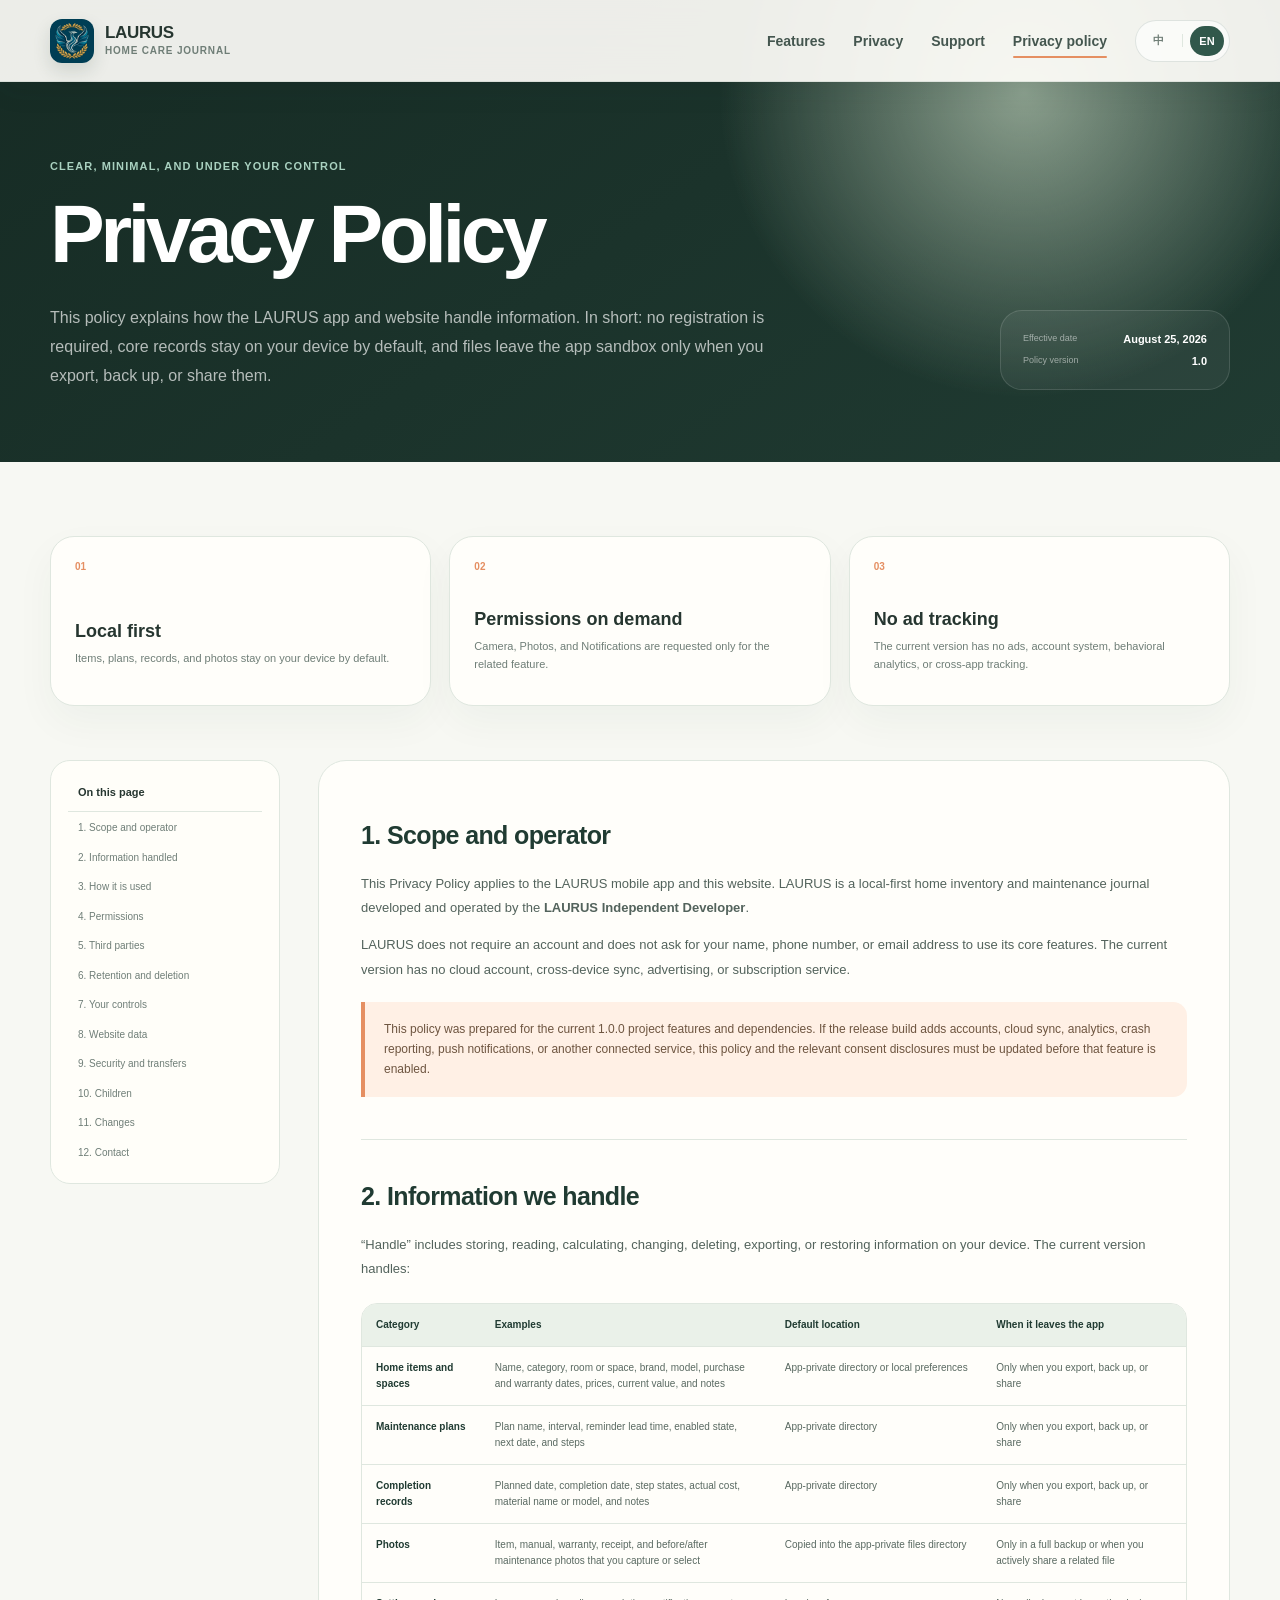
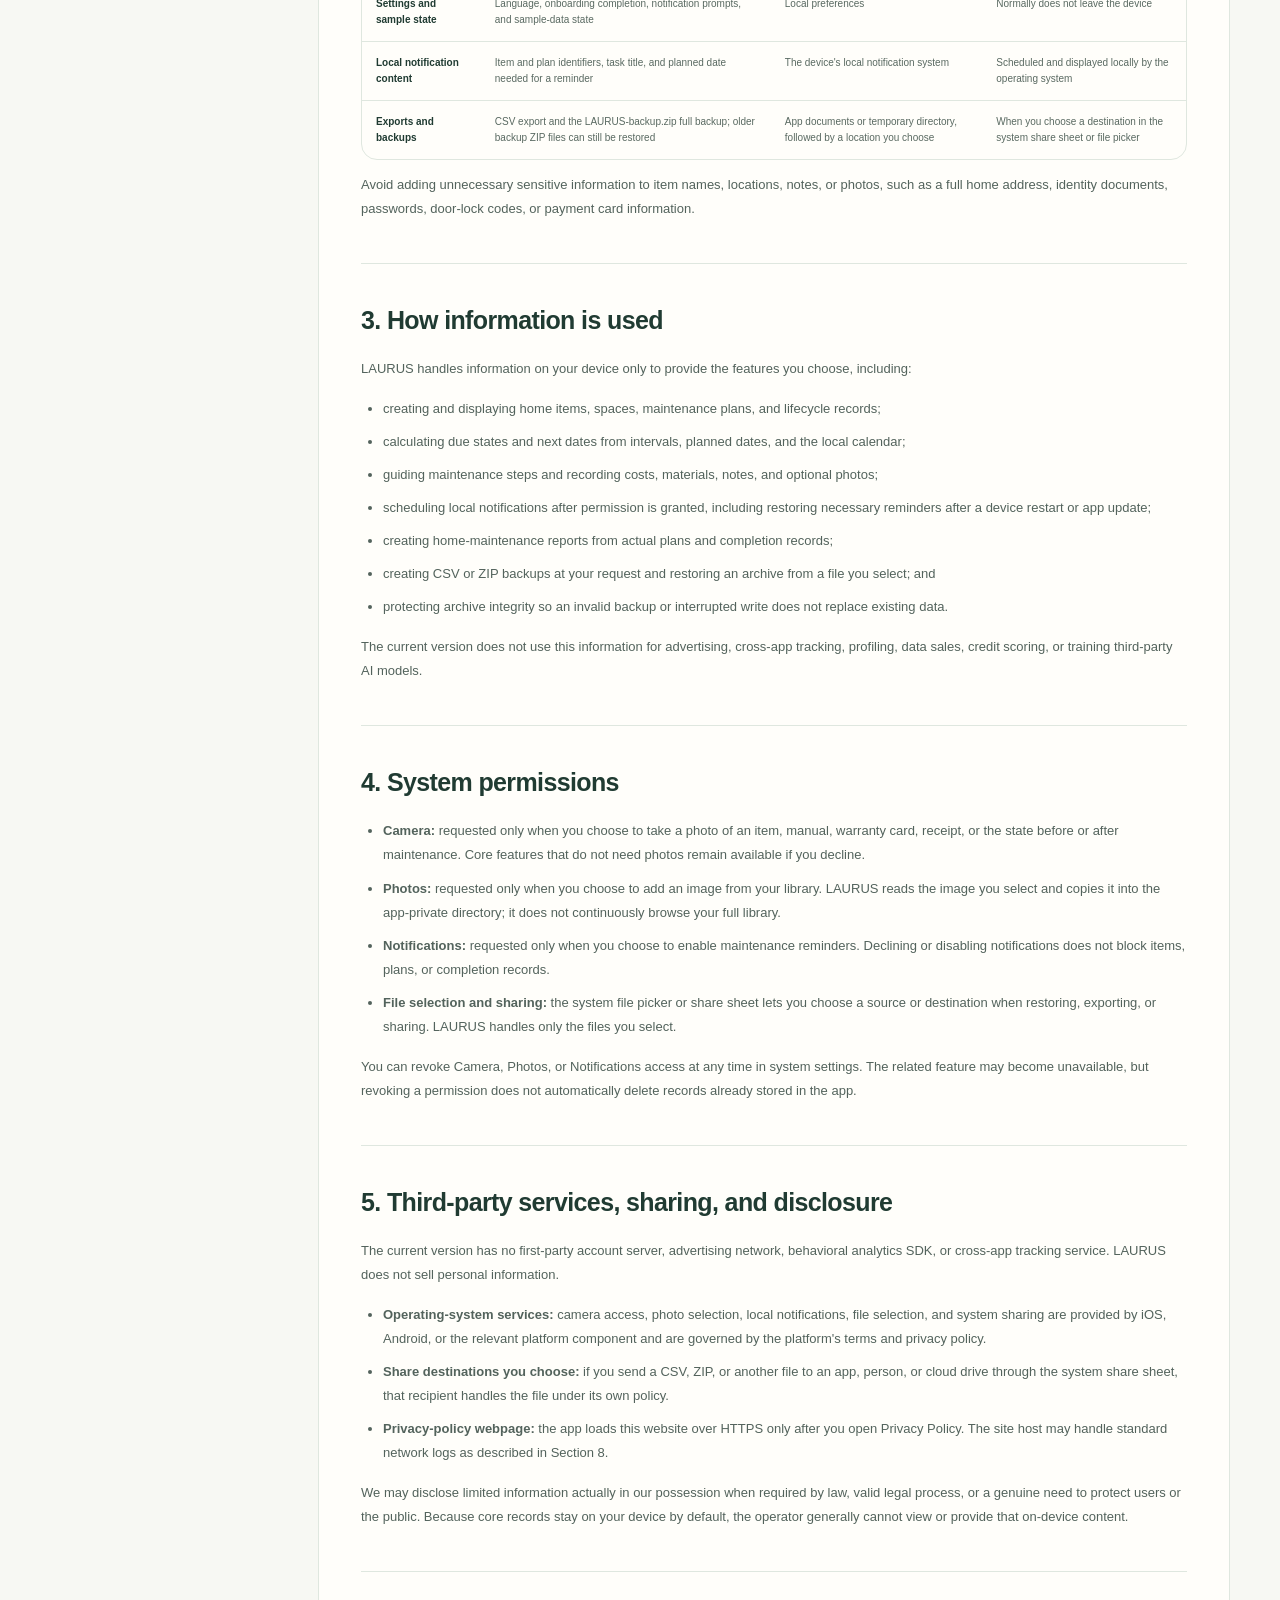
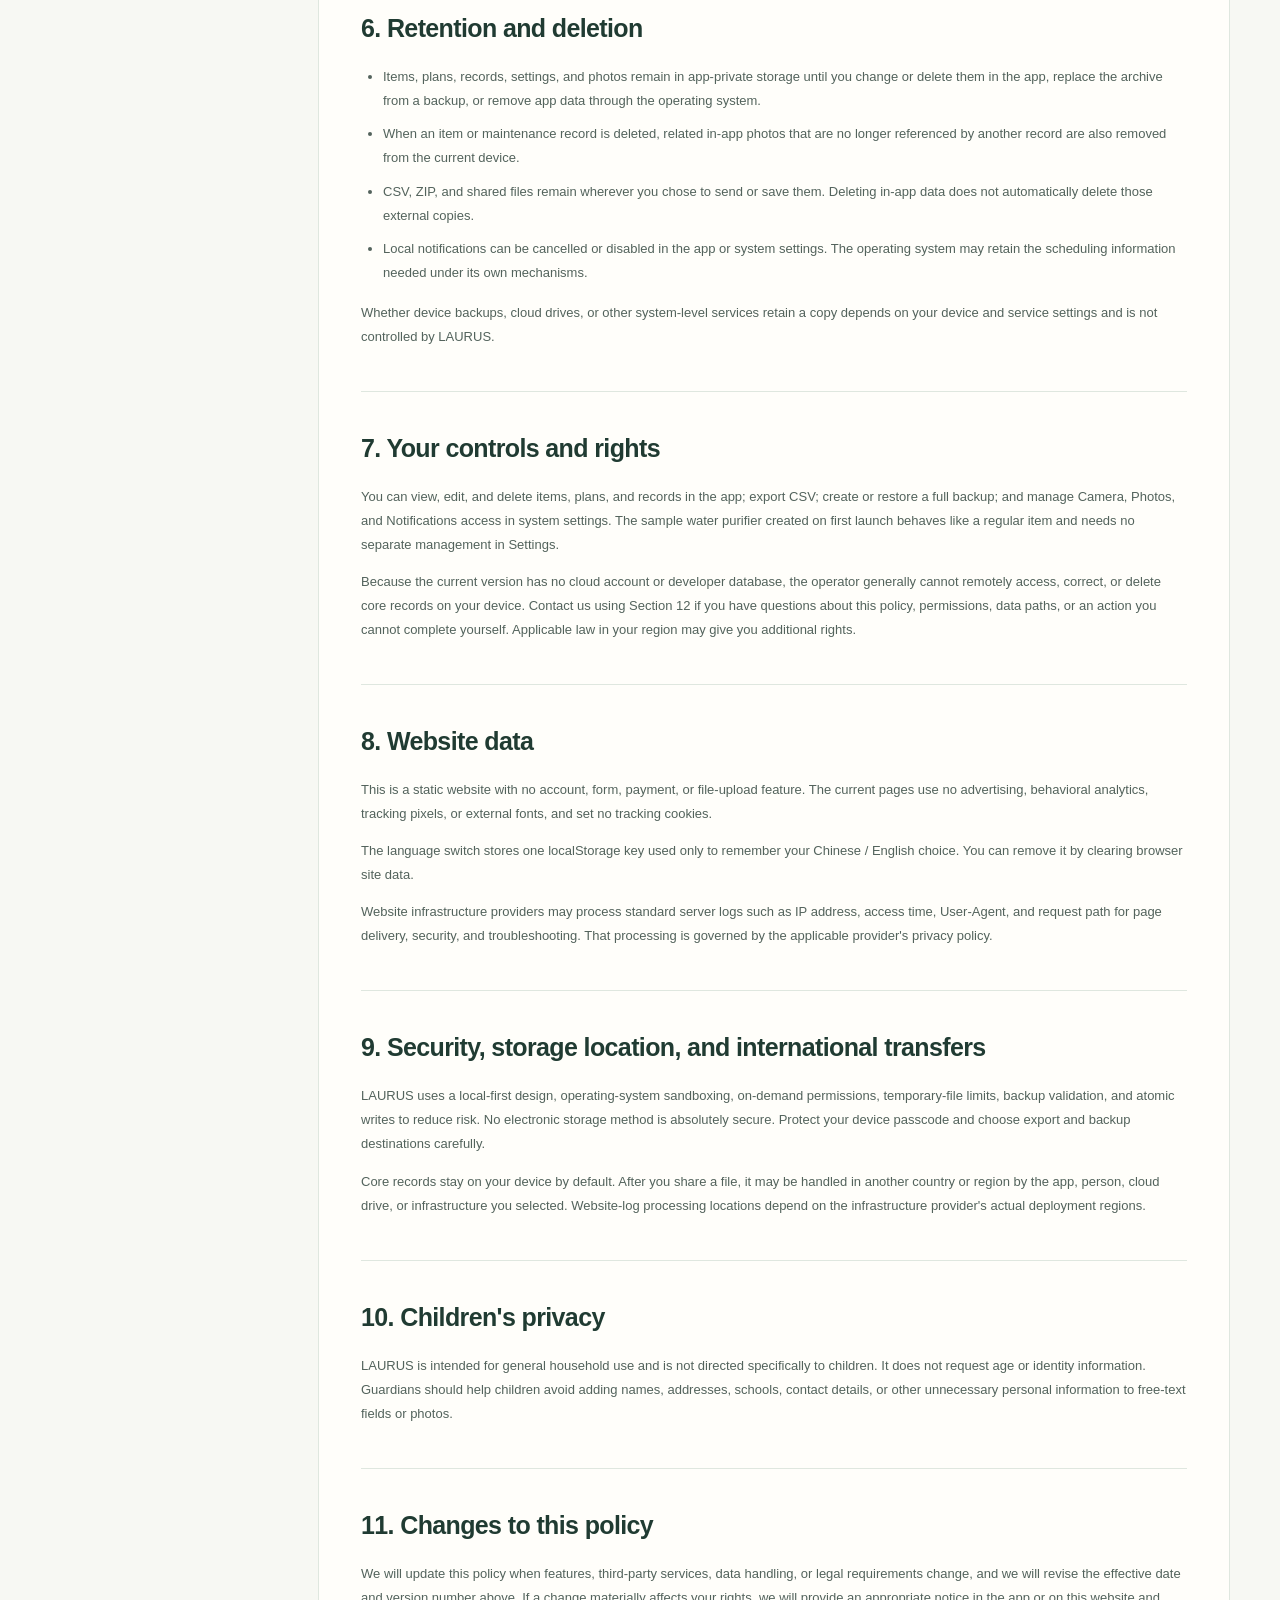
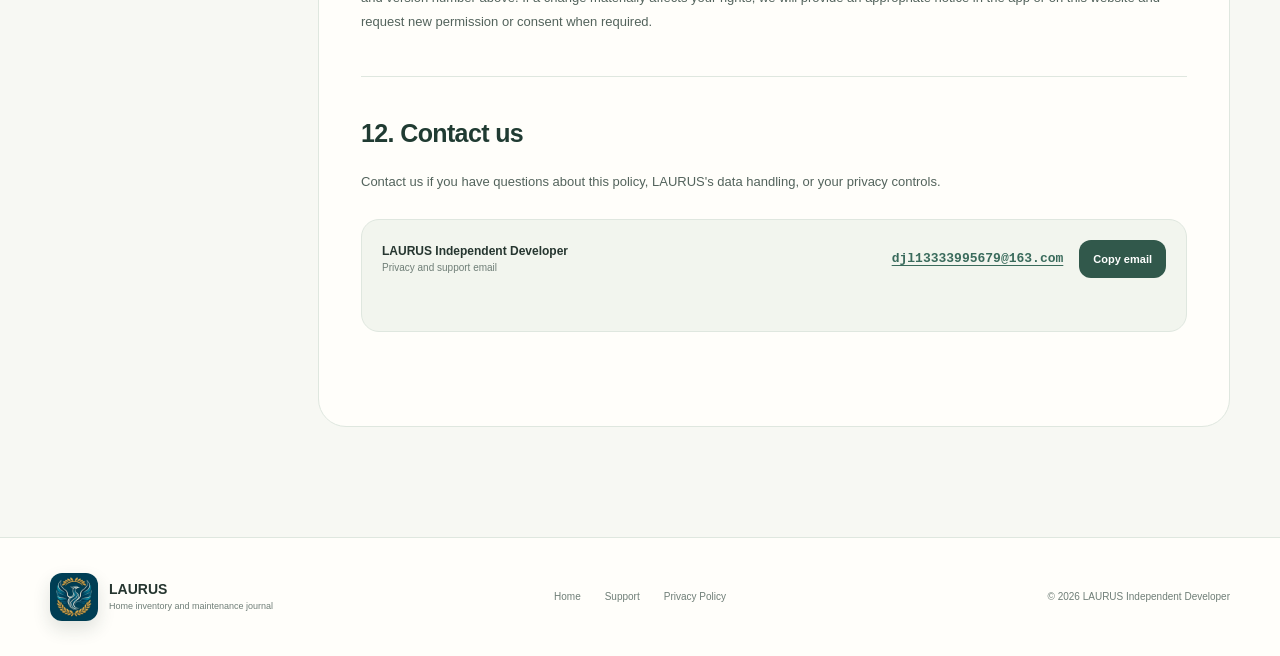
<file: apps/donesome/Hearthio/website/privacy.html>
<!doctype html>
<html lang="zh-CN">
  <head>
    <meta charset="utf-8">
    <meta name="viewport" content="width=device-width, initial-scale=1">
    <meta name="theme-color" content="#31584b">
    <meta name="color-scheme" content="light">
    <meta
      name="description"
      content="LAURUS 隐私政策：了解物品档案、保养记录、照片、本地通知、导出与备份如何在设备上处理。"
    >
    <meta property="og:type" content="website">
    <meta property="og:title" content="LAURUS 隐私政策">
    <meta property="og:description" content="清楚了解 LAURUS的本地数据处理、系统权限、导出备份与用户控制。">
    <meta property="og:image" content="assets/app-icon.png?v=laurus">
    <meta name="twitter:card" content="summary">
    <title>LAURUS 隐私政策</title>
    <link rel="icon" href="assets/app-icon.png?v=laurus">
    <link rel="apple-touch-icon" href="assets/app-icon.png?v=laurus">
    <link rel="stylesheet" href="styles.css?v=laurus">
    <script src="site.js?v=laurus" defer></script>
  </head>
  <body class="legal-page" data-page="privacy">
    <a class="skip-link" href="#policy" data-zh="跳到隐私政策" data-en="Skip to privacy policy">跳到隐私政策</a>

    <header class="site-header is-scrolled" data-header>
      <div class="shell header-inner">
        <a class="brand" href="index.html" data-language-link aria-label="LAURUS 首页" data-aria-zh="LAURUS 首页" data-aria-en="LAURUS home">
          <img src="assets/app-icon.png?v=laurus" alt="" width="44" height="44">
          <span><strong data-zh="LAURUS" data-en="LAURUS">LAURUS</strong><small data-zh="家庭物品与保养记录" data-en="Home care journal">家庭物品与保养记录</small></span>
        </a>

        <button class="menu-button" type="button" aria-expanded="false" aria-controls="site-nav" data-menu-button>
          <span class="sr-only" data-zh="打开导航" data-en="Open navigation">打开导航</span>
          <i></i><i></i><i></i>
        </button>

        <nav class="site-nav" id="site-nav" aria-label="主要导航" data-aria-zh="主要导航" data-aria-en="Primary navigation" data-nav>
          <a href="index.html#features" data-language-link data-zh="功能" data-en="Features">功能</a>
          <a href="index.html#privacy" data-language-link data-zh="隐私优先" data-en="Privacy">隐私优先</a>
          <a href="index.html#support" data-language-link data-zh="支持" data-en="Support">支持</a>
          <a href="privacy.html" data-language-link aria-current="page" data-zh="隐私政策" data-en="Privacy policy">隐私政策</a>
          <div class="language-switch" role="group" aria-label="语言 / Language">
            <button type="button" data-lang-choice="zh" aria-pressed="true">中</button>
            <span aria-hidden="true"></span>
            <button type="button" data-lang-choice="en" aria-pressed="false">EN</button>
          </div>
        </nav>
      </div>
    </header>

    <main id="policy">
      <section class="legal-hero">
        <div class="shell legal-hero-inner">
          <div>
            <span class="section-kicker" data-zh="清楚、克制、由你掌控" data-en="Clear, minimal, and under your control">清楚、克制、由你掌控</span>
            <h1 data-zh="隐私政策" data-en="Privacy Policy">隐私政策</h1>
            <p data-zh="本政策说明 LAURUS App 与官网如何处理信息。简单来说：无需注册，核心档案默认保存在本机；只有在你主动导出、备份或分享时，相应文件才会离开 App 沙盒。" data-en="This policy explains how the LAURUS app and website handle information. In short: no registration is required, core records stay on your device by default, and files leave the app sandbox only when you export, back up, or share them.">
              本政策说明 LAURUS App 与官网如何处理信息。简单来说：无需注册，核心档案默认保存在本机；只有在你主动导出、备份或分享时，相应文件才会离开 App 沙盒。
            </p>
          </div>
          <div class="legal-meta">
            <span data-zh="生效日期" data-en="Effective date">生效日期</span>
            <strong data-zh="2026 年 8 月 25 日" data-en="August 25, 2026">2026 年 8 月 25 日</strong>
            <span data-zh="政策版本" data-en="Policy version">政策版本</span>
            <strong>1.0</strong>
          </div>
        </div>
      </section>

      <div class="legal-main">
        <div class="shell">
          <div class="policy-summary" aria-label="隐私摘要">
            <div class="summary-card"><span>01</span><strong data-zh="本地优先" data-en="Local first">本地优先</strong><p data-zh="物品、计划、记录和照片默认保存在你的设备。" data-en="Items, plans, records, and photos stay on your device by default.">物品、计划、记录和照片默认保存在你的设备。</p></div>
            <div class="summary-card"><span>02</span><strong data-zh="按需权限" data-en="Permissions on demand">按需权限</strong><p data-zh="相机、相册与通知只在你使用对应功能时申请。" data-en="Camera, Photos, and Notifications are requested only for the related feature.">相机、相册与通知只在你使用对应功能时申请。</p></div>
            <div class="summary-card"><span>03</span><strong data-zh="无广告追踪" data-en="No ad tracking">无广告追踪</strong><p data-zh="当前版本不包含广告、账号、行为分析或跨 App 追踪。" data-en="The current version has no ads, account system, behavioral analytics, or cross-app tracking.">当前版本不包含广告、账号、行为分析或跨 App 追踪。</p></div>
          </div>

          <div class="legal-layout" data-policy-language="zh">
            <nav class="policy-toc" aria-label="隐私政策目录">
              <strong>本页目录</strong>
              <a href="#zh-scope">1. 适用范围与运营者</a>
              <a href="#zh-data">2. 处理的信息</a>
              <a href="#zh-use">3. 使用方式</a>
              <a href="#zh-permissions">4. 系统权限</a>
              <a href="#zh-sharing">5. 第三方与共享</a>
              <a href="#zh-retention">6. 保留与删除</a>
              <a href="#zh-controls">7. 你的控制与权利</a>
              <a href="#zh-website">8. 官网数据</a>
              <a href="#zh-security">9. 安全与跨境</a>
              <a href="#zh-children">10. 儿童隐私</a>
              <a href="#zh-changes">11. 政策更新</a>
              <a href="#zh-contact">12. 联系我们</a>
            </nav>

            <article class="policy-article" lang="zh-CN">
              <section id="zh-scope">
                <h2>1. 适用范围与运营者</h2>
                <p>本隐私政策适用于 LAURUS 移动 App 及本官网。LAURUS 是一款本地优先的家庭物品档案与保养记录工具，由<strong>LAURUS 独立开发者</strong>开发并运营。</p>
                <p>LAURUS 不要求注册账号，也不会要求你提供姓名、手机号或邮箱来使用核心功能。当前版本不提供云端账户、跨设备同步、广告或订阅服务。</p>
                <div class="policy-callout">本政策按当前 1.0.0 版本的项目功能与依赖编写。若正式发布版本新增账号、云同步、分析、崩溃上报、推送或其他联网服务，应在启用前更新本政策和相应授权说明。</div>
              </section>

              <section id="zh-data">
                <h2>2. 我们处理的信息</h2>
                <p>这里的“处理”包括在你的设备上保存、读取、计算、修改、删除、导出或恢复信息。当前版本的信息类型如下：</p>
                <div class="policy-table-wrap">
                  <table class="policy-table">
                    <thead><tr><th>信息类别</th><th>内容示例</th><th>默认位置</th><th>何时离开 App</th></tr></thead>
                    <tbody>
                      <tr><td>家庭物品与空间</td><td>名称、类别、所在空间、品牌、型号、购买与保修日期、价格、当前估值、备注</td><td>App 私有目录或本机偏好存储</td><td>仅在你主动导出、备份或分享时</td></tr>
                      <tr><td>保养计划</td><td>计划名称、周期、提前提醒天数、启用状态、下一日期与执行步骤</td><td>App 私有目录</td><td>仅在你主动导出、备份或分享时</td></tr>
                      <tr><td>完成记录</td><td>计划日期、完成日期、步骤状态、实际费用、耗材名称或型号、备注</td><td>App 私有目录</td><td>仅在你主动导出、备份或分享时</td></tr>
                      <tr><td>照片</td><td>你拍摄或选择的物品、说明书、保修卡、凭证以及保养前后照片</td><td>复制到 App 私有文件目录</td><td>仅在完整备份或你主动分享相关文件时</td></tr>
                      <tr><td>设置与示例状态</td><td>语言、引导完成状态、通知提示状态、示例数据状态等</td><td>本机偏好存储</td><td>通常不会离开设备</td></tr>
                      <tr><td>本地通知内容</td><td>物品与计划标识、任务标题、计划日期等提醒所需信息</td><td>设备的本地通知系统</td><td>由设备操作系统在本机安排和展示</td></tr>
                      <tr><td>导出与备份文件</td><td>CSV 数据导出、LAURUS-backup.zip 完整备份；旧版备份 ZIP 仍可恢复</td><td>App 文档或临时目录，之后由你选择保存位置</td><td>当你在系统分享面板或文件选择器中选择目标时</td></tr>
                    </tbody>
                  </table>
                </div>
                <p>请避免在物品名称、位置、备注或照片中加入不必要的敏感信息，例如完整家庭住址、身份证件、账号密码、门锁密码或银行卡信息。</p>
              </section>

              <section id="zh-use">
                <h2>3. 信息的使用方式</h2>
                <p>LAURUS 仅为向你提供已选择的功能而在设备上处理信息，包括：</p>
                <ul>
                  <li>建立和展示家庭物品、空间、保养计划与生命周期记录；</li>
                  <li>根据周期、计划日期和本机日历计算到期状态与下一次日期；</li>
                  <li>按步骤完成保养，并记录费用、耗材、备注和可选照片；</li>
                  <li>在你授权后安排本地通知，并在设备重启或 App 更新后恢复必要的提醒；</li>
                  <li>根据真实计划和完成记录生成家庭保养报告；</li>
                  <li>按你的操作生成 CSV 或 ZIP 备份，以及从你选择的备份文件恢复档案；</li>
                  <li>维护本机档案完整性，防止无效备份或中断写入覆盖现有数据。</li>
                </ul>
                <p>当前版本不将这些信息用于广告、跨 App 追踪、用户画像、数据出售、信用评估或训练第三方人工智能模型。</p>
              </section>

              <section id="zh-permissions">
                <h2>4. 系统权限</h2>
                <ul>
                  <li><strong>相机：</strong>仅在你选择拍照时申请，用于拍摄物品、说明书、保修卡、凭证或保养前后照片。拒绝后仍可使用不需要照片的核心功能。</li>
                  <li><strong>照片：</strong>仅在你选择从照片库添加图片时申请，用于读取你主动选择的图片并复制到 App 私有目录。LAURUS 不会遍历或持续读取整个照片库。</li>
                  <li><strong>通知：</strong>仅在你选择开启保养提醒时申请，用于按各计划的提前天数安排本机通知。拒绝或关闭通知不会阻止创建档案、计划或完成记录。</li>
                  <li><strong>文件选择与分享：</strong>当你恢复备份、导出或分享时，由系统文件选择器或分享面板让你选择来源和目标。LAURUS 只处理你明确选择的文件。</li>
                </ul>
                <p>你可以随时在设备系统设置中撤回相机、照片或通知权限。撤回后，对应功能可能不可用，但已保存在 App 中的档案不会因此自动删除。</p>
              </section>

              <section id="zh-sharing">
                <h2>5. 第三方服务、共享与披露</h2>
                <p>当前版本没有自建账号服务器，不接入广告网络、行为分析 SDK 或跨 App 追踪服务，也不出售个人信息。</p>
                <ul>
                  <li><strong>设备操作系统服务：</strong>相机、照片选择、本地通知、文件选择与系统分享由 iOS、Android 或相应系统组件提供，其处理受平台条款与隐私政策约束。</li>
                  <li><strong>你选择的分享目标：</strong>当你通过系统分享面板将 CSV、ZIP 或其他文件发送给某个 App、联系人或云盘时，该接收方会按其自身政策处理文件。</li>
                  <li><strong>隐私政策网页：</strong>App 仅在你打开“隐私政策”时加载本官网的 HTTPS 页面。网站托管商可能处理标准网络日志，详见第 8 节。</li>
                </ul>
                <p>若法律要求、有效法律程序或保护用户与公众安全确有必要，我们可能依法披露实际掌握的有限信息。但由于核心档案默认只在你的设备上，我们通常无法查看或提供这些本机内容。</p>
              </section>

              <section id="zh-retention">
                <h2>6. 数据保留与删除</h2>
                <ul>
                  <li>物品、计划、记录、设置和照片会保留在 App 私有存储中，直到你在 App 内修改或删除、从备份替换档案，或按操作系统方式移除 App 数据。</li>
                  <li>删除物品或保养记录时，不再被其他记录引用的相关 App 内照片会一并从当前设备清理。</li>
                  <li>CSV、ZIP 或分享后的文件保留在你选择的位置，由你和相应接收方管理。删除 App 内数据不会自动删除这些外部副本。</li>
                  <li>本地通知可在 App 或系统设置中取消或关闭；操作系统可能按其机制保留必要的通知调度信息。</li>
                </ul>
                <p>设备备份、文件云盘或其他系统级服务是否保留副本取决于你的设备和服务设置，不由 LAURUS 控制。</p>
              </section>

              <section id="zh-controls">
                <h2>7. 你的控制与权利</h2>
                <p>你可以直接在 App 内查看、修改和删除物品、计划与记录，导出 CSV，创建或恢复完整备份，并在系统设置中管理相机、照片和通知权限。首次进入时创建的示例净水器按普通物品使用，无需在设置中单独管理。</p>
                <p>由于当前版本没有云端账号或开发者数据库，运营者通常无法远程访问、更正或删除你设备上的核心档案。若你对政策、权限、数据路径或无法自行完成的操作有疑问，可通过第 12 节的邮箱联系我们。你所在地区的适用法律可能赋予你其他权利。</p>
              </section>

              <section id="zh-website">
                <h2>8. 官网的数据处理</h2>
                <p>本官网是静态页面，不提供账号、表单、支付或文件上传功能。当前页面不使用广告、行为分析、追踪像素或外部字体，也不设置用于追踪的 Cookie。</p>
                <p>语言切换会在浏览器 localStorage 中保存一个仅用于记住“中文 / English”选择的本地键。你可以通过清除浏览器网站数据删除它。</p>
                <p>网站基础设施服务商可能为页面交付、安全防护和故障排查处理 IP 地址、访问时间、User-Agent 与请求路径等标准服务器日志。相关处理受实际服务商的隐私政策约束。</p>
              </section>

              <section id="zh-security">
                <h2>9. 安全、存储地点与跨境处理</h2>
                <p>LAURUS 采用本地优先、系统沙盒、按需权限、临时文件限制、备份格式校验和原子写入等措施降低风险。但任何电子存储方式都无法保证绝对安全，请保护设备锁屏凭据，并谨慎选择导出与备份文件的保存位置。</p>
                <p>核心档案默认位于你的设备。你主动分享文件后，数据可能由你选择的 App、联系人、云盘或其基础设施在其他国家或地区处理。官网标准日志的处理地点取决于网站基础设施服务商的实际部署区域。</p>
              </section>

              <section id="zh-children">
                <h2>10. 儿童隐私</h2>
                <p>LAURUS 面向一般家庭用户，不专门面向儿童，也不要求提供年龄或身份信息。请监护人指导儿童不要在自由文本或照片中加入姓名、住址、学校、联系方式或其他不必要的个人信息。</p>
              </section>

              <section id="zh-changes">
                <h2>11. 隐私政策更新</h2>
                <p>当功能、第三方服务、数据处理方式或法律要求发生变化时，我们会更新本政策，并修改顶部的生效日期与版本号。若变化会显著影响你的权利，我们会在 App 内或官网提供适当提示，并在需要时重新取得授权或同意。</p>
              </section>

              <section id="zh-contact">
                <h2>12. 联系我们</h2>
                <p>如果你对本政策、LAURUS 的数据处理方式或隐私控制有疑问，请通过以下方式联系。</p>
                <div class="policy-contact">
                  <div><strong>LAURUS 独立开发者</strong><span>隐私与支持联系邮箱</span></div>
                  <a class="email-link" href="mailto:djl13333995679@163.com">djl13333995679@163.com</a>
                  <button class="copy-button" type="button" data-copy-email="djl13333995679@163.com"><span data-copy-label>复制邮箱</span></button>
                  <span class="copy-status" role="status" aria-live="polite" data-copy-status></span>
                </div>
              </section>
            </article>
          </div>

          <div class="legal-layout" data-policy-language="en" hidden>
            <nav class="policy-toc" aria-label="Privacy policy contents">
              <strong>On this page</strong>
              <a href="#en-scope">1. Scope and operator</a>
              <a href="#en-data">2. Information handled</a>
              <a href="#en-use">3. How it is used</a>
              <a href="#en-permissions">4. Permissions</a>
              <a href="#en-sharing">5. Third parties</a>
              <a href="#en-retention">6. Retention and deletion</a>
              <a href="#en-controls">7. Your controls</a>
              <a href="#en-website">8. Website data</a>
              <a href="#en-security">9. Security and transfers</a>
              <a href="#en-children">10. Children</a>
              <a href="#en-changes">11. Changes</a>
              <a href="#en-contact">12. Contact</a>
            </nav>

            <article class="policy-article" lang="en">
              <section id="en-scope">
                <h2>1. Scope and operator</h2>
                <p>This Privacy Policy applies to the LAURUS mobile app and this website. LAURUS is a local-first home inventory and maintenance journal developed and operated by the <strong>LAURUS Independent Developer</strong>.</p>
                <p>LAURUS does not require an account and does not ask for your name, phone number, or email address to use its core features. The current version has no cloud account, cross-device sync, advertising, or subscription service.</p>
                <div class="policy-callout">This policy was prepared for the current 1.0.0 project features and dependencies. If the release build adds accounts, cloud sync, analytics, crash reporting, push notifications, or another connected service, this policy and the relevant consent disclosures must be updated before that feature is enabled.</div>
              </section>

              <section id="en-data">
                <h2>2. Information we handle</h2>
                <p>“Handle” includes storing, reading, calculating, changing, deleting, exporting, or restoring information on your device. The current version handles:</p>
                <div class="policy-table-wrap">
                  <table class="policy-table">
                    <thead><tr><th>Category</th><th>Examples</th><th>Default location</th><th>When it leaves the app</th></tr></thead>
                    <tbody>
                      <tr><td>Home items and spaces</td><td>Name, category, room or space, brand, model, purchase and warranty dates, prices, current value, and notes</td><td>App-private directory or local preferences</td><td>Only when you export, back up, or share</td></tr>
                      <tr><td>Maintenance plans</td><td>Plan name, interval, reminder lead time, enabled state, next date, and steps</td><td>App-private directory</td><td>Only when you export, back up, or share</td></tr>
                      <tr><td>Completion records</td><td>Planned date, completion date, step states, actual cost, material name or model, and notes</td><td>App-private directory</td><td>Only when you export, back up, or share</td></tr>
                      <tr><td>Photos</td><td>Item, manual, warranty, receipt, and before/after maintenance photos that you capture or select</td><td>Copied into the app-private files directory</td><td>Only in a full backup or when you actively share a related file</td></tr>
                      <tr><td>Settings and sample state</td><td>Language, onboarding completion, notification prompts, and sample-data state</td><td>Local preferences</td><td>Normally does not leave the device</td></tr>
                      <tr><td>Local notification content</td><td>Item and plan identifiers, task title, and planned date needed for a reminder</td><td>The device's local notification system</td><td>Scheduled and displayed locally by the operating system</td></tr>
                      <tr><td>Exports and backups</td><td>CSV export and the LAURUS-backup.zip full backup; older backup ZIP files can still be restored</td><td>App documents or temporary directory, followed by a location you choose</td><td>When you choose a destination in the system share sheet or file picker</td></tr>
                    </tbody>
                  </table>
                </div>
                <p>Avoid adding unnecessary sensitive information to item names, locations, notes, or photos, such as a full home address, identity documents, passwords, door-lock codes, or payment card information.</p>
              </section>

              <section id="en-use">
                <h2>3. How information is used</h2>
                <p>LAURUS handles information on your device only to provide the features you choose, including:</p>
                <ul>
                  <li>creating and displaying home items, spaces, maintenance plans, and lifecycle records;</li>
                  <li>calculating due states and next dates from intervals, planned dates, and the local calendar;</li>
                  <li>guiding maintenance steps and recording costs, materials, notes, and optional photos;</li>
                  <li>scheduling local notifications after permission is granted, including restoring necessary reminders after a device restart or app update;</li>
                  <li>creating home-maintenance reports from actual plans and completion records;</li>
                  <li>creating CSV or ZIP backups at your request and restoring an archive from a file you select; and</li>
                  <li>protecting archive integrity so an invalid backup or interrupted write does not replace existing data.</li>
                </ul>
                <p>The current version does not use this information for advertising, cross-app tracking, profiling, data sales, credit scoring, or training third-party AI models.</p>
              </section>

              <section id="en-permissions">
                <h2>4. System permissions</h2>
                <ul>
                  <li><strong>Camera:</strong> requested only when you choose to take a photo of an item, manual, warranty card, receipt, or the state before or after maintenance. Core features that do not need photos remain available if you decline.</li>
                  <li><strong>Photos:</strong> requested only when you choose to add an image from your library. LAURUS reads the image you select and copies it into the app-private directory; it does not continuously browse your full library.</li>
                  <li><strong>Notifications:</strong> requested only when you choose to enable maintenance reminders. Declining or disabling notifications does not block items, plans, or completion records.</li>
                  <li><strong>File selection and sharing:</strong> the system file picker or share sheet lets you choose a source or destination when restoring, exporting, or sharing. LAURUS handles only the files you select.</li>
                </ul>
                <p>You can revoke Camera, Photos, or Notifications access at any time in system settings. The related feature may become unavailable, but revoking a permission does not automatically delete records already stored in the app.</p>
              </section>

              <section id="en-sharing">
                <h2>5. Third-party services, sharing, and disclosure</h2>
                <p>The current version has no first-party account server, advertising network, behavioral analytics SDK, or cross-app tracking service. LAURUS does not sell personal information.</p>
                <ul>
                  <li><strong>Operating-system services:</strong> camera access, photo selection, local notifications, file selection, and system sharing are provided by iOS, Android, or the relevant platform component and are governed by the platform's terms and privacy policy.</li>
                  <li><strong>Share destinations you choose:</strong> if you send a CSV, ZIP, or another file to an app, person, or cloud drive through the system share sheet, that recipient handles the file under its own policy.</li>
                  <li><strong>Privacy-policy webpage:</strong> the app loads this website over HTTPS only after you open Privacy Policy. The site host may handle standard network logs as described in Section 8.</li>
                </ul>
                <p>We may disclose limited information actually in our possession when required by law, valid legal process, or a genuine need to protect users or the public. Because core records stay on your device by default, the operator generally cannot view or provide that on-device content.</p>
              </section>

              <section id="en-retention">
                <h2>6. Retention and deletion</h2>
                <ul>
                  <li>Items, plans, records, settings, and photos remain in app-private storage until you change or delete them in the app, replace the archive from a backup, or remove app data through the operating system.</li>
                  <li>When an item or maintenance record is deleted, related in-app photos that are no longer referenced by another record are also removed from the current device.</li>
                  <li>CSV, ZIP, and shared files remain wherever you chose to send or save them. Deleting in-app data does not automatically delete those external copies.</li>
                  <li>Local notifications can be cancelled or disabled in the app or system settings. The operating system may retain the scheduling information needed under its own mechanisms.</li>
                </ul>
                <p>Whether device backups, cloud drives, or other system-level services retain a copy depends on your device and service settings and is not controlled by LAURUS.</p>
              </section>

              <section id="en-controls">
                <h2>7. Your controls and rights</h2>
                <p>You can view, edit, and delete items, plans, and records in the app; export CSV; create or restore a full backup; and manage Camera, Photos, and Notifications access in system settings. The sample water purifier created on first launch behaves like a regular item and needs no separate management in Settings.</p>
                <p>Because the current version has no cloud account or developer database, the operator generally cannot remotely access, correct, or delete core records on your device. Contact us using Section 12 if you have questions about this policy, permissions, data paths, or an action you cannot complete yourself. Applicable law in your region may give you additional rights.</p>
              </section>

              <section id="en-website">
                <h2>8. Website data</h2>
                <p>This is a static website with no account, form, payment, or file-upload feature. The current pages use no advertising, behavioral analytics, tracking pixels, or external fonts, and set no tracking cookies.</p>
                <p>The language switch stores one localStorage key used only to remember your Chinese / English choice. You can remove it by clearing browser site data.</p>
                <p>Website infrastructure providers may process standard server logs such as IP address, access time, User-Agent, and request path for page delivery, security, and troubleshooting. That processing is governed by the applicable provider's privacy policy.</p>
              </section>

              <section id="en-security">
                <h2>9. Security, storage location, and international transfers</h2>
                <p>LAURUS uses a local-first design, operating-system sandboxing, on-demand permissions, temporary-file limits, backup validation, and atomic writes to reduce risk. No electronic storage method is absolutely secure. Protect your device passcode and choose export and backup destinations carefully.</p>
                <p>Core records stay on your device by default. After you share a file, it may be handled in another country or region by the app, person, cloud drive, or infrastructure you selected. Website-log processing locations depend on the infrastructure provider's actual deployment regions.</p>
              </section>

              <section id="en-children">
                <h2>10. Children's privacy</h2>
                <p>LAURUS is intended for general household use and is not directed specifically to children. It does not request age or identity information. Guardians should help children avoid adding names, addresses, schools, contact details, or other unnecessary personal information to free-text fields or photos.</p>
              </section>

              <section id="en-changes">
                <h2>11. Changes to this policy</h2>
                <p>We will update this policy when features, third-party services, data handling, or legal requirements change, and we will revise the effective date and version number above. If a change materially affects your rights, we will provide an appropriate notice in the app or on this website and request new permission or consent when required.</p>
              </section>

              <section id="en-contact">
                <h2>12. Contact us</h2>
                <p>Contact us if you have questions about this policy, LAURUS's data handling, or your privacy controls.</p>
                <div class="policy-contact">
                  <div><strong>LAURUS Independent Developer</strong><span>Privacy and support email</span></div>
                  <a class="email-link" href="mailto:djl13333995679@163.com">djl13333995679@163.com</a>
                  <button class="copy-button" type="button" data-copy-email="djl13333995679@163.com"><span data-copy-label>Copy email</span></button>
                  <span class="copy-status" role="status" aria-live="polite" data-copy-status></span>
                </div>
              </section>
            </article>
          </div>
        </div>
      </div>
    </main>

    <footer class="site-footer">
      <div class="shell footer-grid">
        <div class="footer-brand">
          <img src="assets/app-icon.png?v=laurus" alt="" width="48" height="48">
          <span><strong data-zh="LAURUS" data-en="LAURUS">LAURUS</strong><small data-zh="家庭物品与保养记录" data-en="Home inventory and maintenance journal">家庭物品与保养记录</small></span>
        </div>
        <nav aria-label="页脚导航">
          <a href="index.html" data-language-link data-zh="官网" data-en="Home">官网</a>
          <a href="index.html#support" data-language-link data-zh="支持" data-en="Support">支持</a>
          <a href="privacy.html" data-language-link aria-current="page" data-zh="隐私政策" data-en="Privacy Policy">隐私政策</a>
        </nav>
        <p>© <span data-current-year>2026</span> <span data-zh="LAURUS 独立开发者" data-en="LAURUS Independent Developer">LAURUS 独立开发者</span></p>
      </div>
    </footer>
  </body>
</html>
</file>
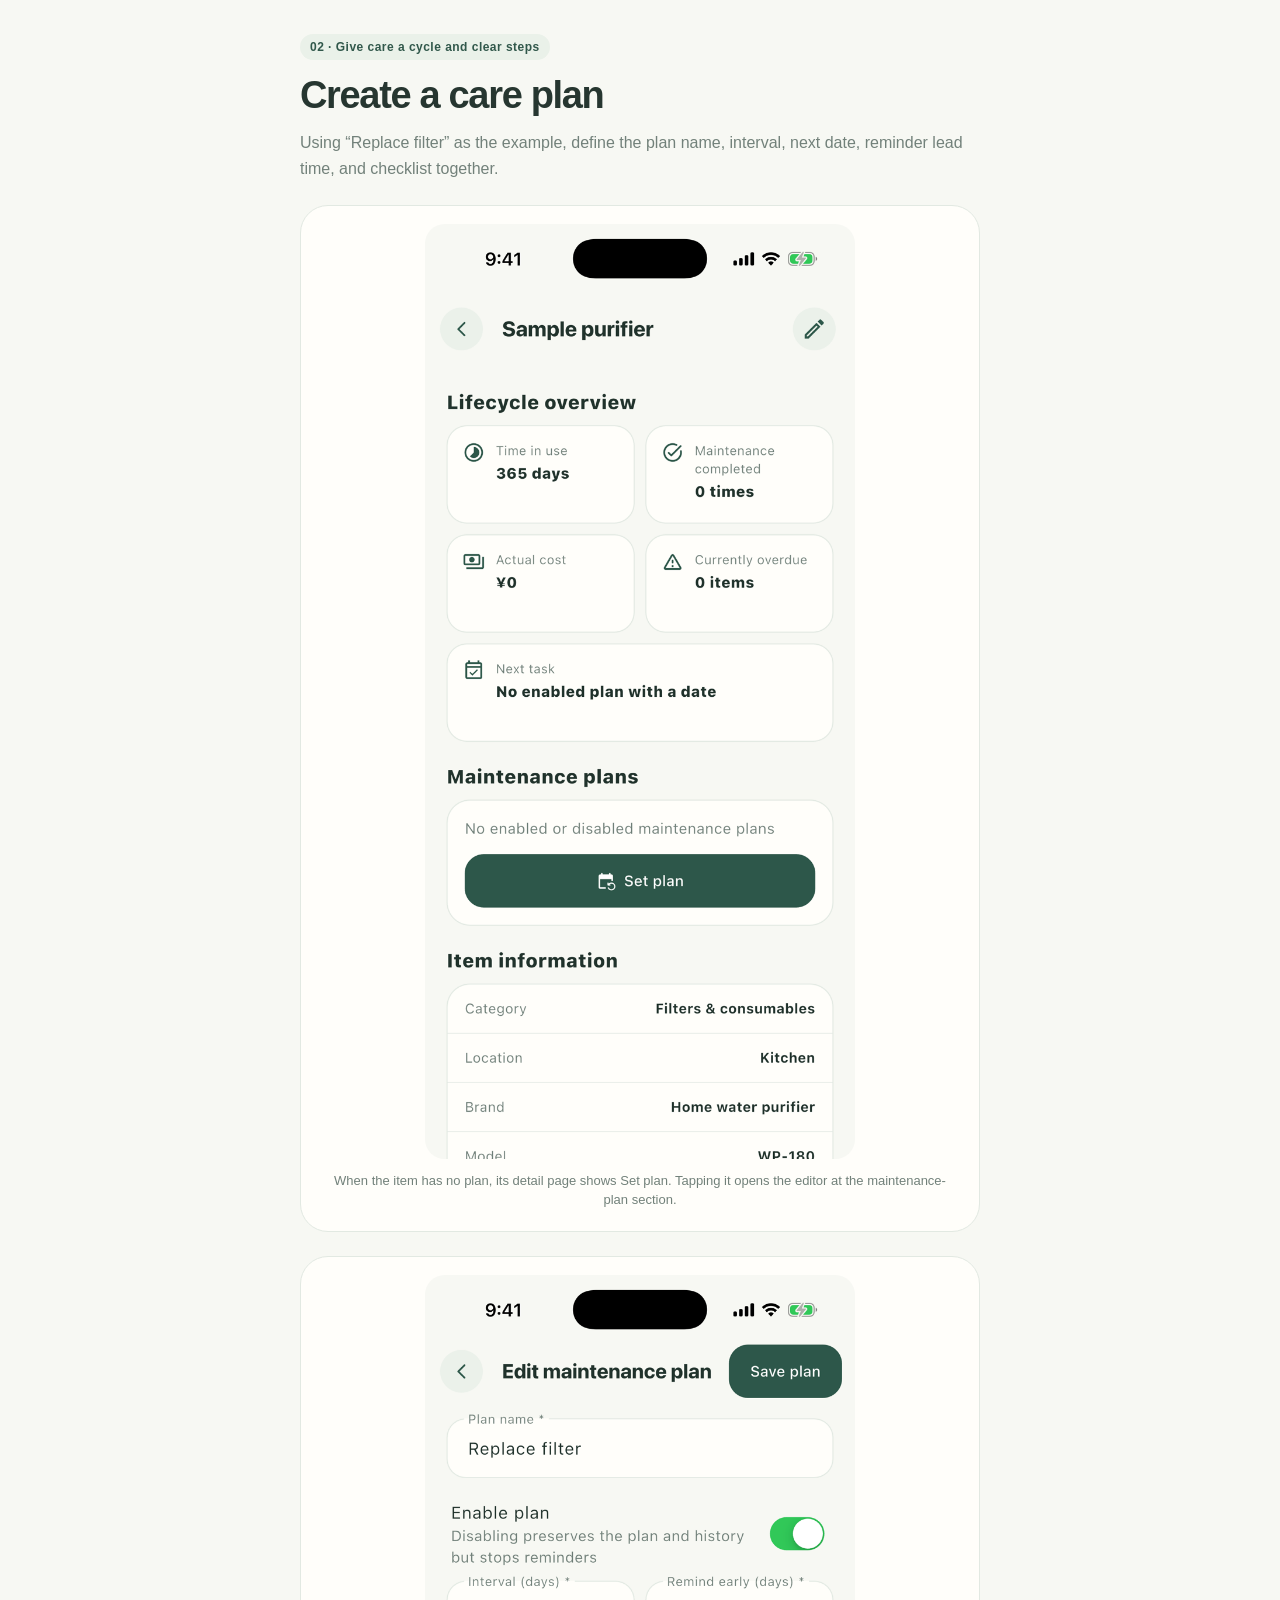
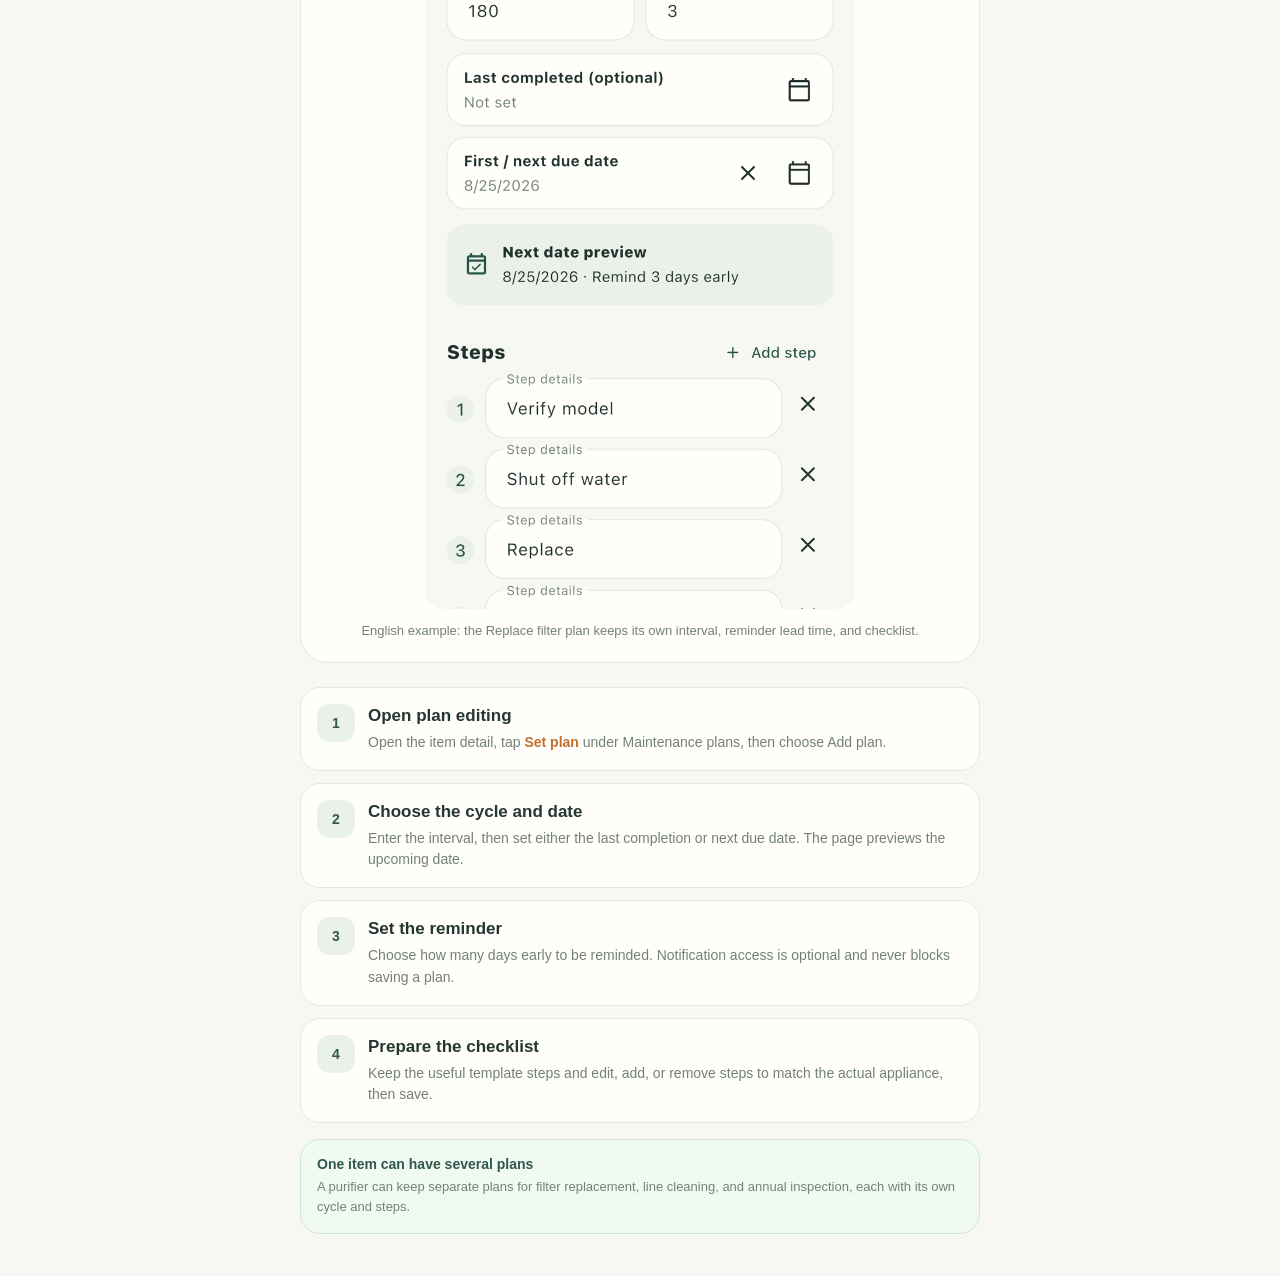
<file: apps/donesome/Hearthio/assets/guides/care-plan.en.html>
<!doctype html>
<html lang="en">
  <head>
    <meta charset="utf-8">
    <meta name="viewport" content="width=device-width, initial-scale=1, viewport-fit=cover">
    <meta name="color-scheme" content="light dark">
    <title>Create a care plan</title>
    <link rel="stylesheet" href="guide.css">
  </head>
  <body>
    <main class="guide">
      <p class="kicker">02 · Give care a cycle and clear steps</p>
      <h1>Create a care plan</h1>
      <p class="lead">Using “Replace filter” as the example, define the plan name, interval, next date, reminder lead time, and checklist together.</p>
      <figure>
        <img src="images/care-plan-entry.en.png" alt="English item detail screen showing the Set plan button">
        <figcaption>When the item has no plan, its detail page shows Set plan. Tapping it opens the editor at the maintenance-plan section.</figcaption>
      </figure>
      <figure>
        <img src="images/care-plan.en.png" alt="English care-plan editor showing the interval, reminder lead time, and plan dates">
        <figcaption>English example: the Replace filter plan keeps its own interval, reminder lead time, and checklist.</figcaption>
      </figure>
      <ol class="steps">
        <li><span class="step-number">1</span><div><h2>Open plan editing</h2><p>Open the item detail, tap <span class="path">Set plan</span> under Maintenance plans, then choose Add plan.</p></div></li>
        <li><span class="step-number">2</span><div><h2>Choose the cycle and date</h2><p>Enter the interval, then set either the last completion or next due date. The page previews the upcoming date.</p></div></li>
        <li><span class="step-number">3</span><div><h2>Set the reminder</h2><p>Choose how many days early to be reminded. Notification access is optional and never blocks saving a plan.</p></div></li>
        <li><span class="step-number">4</span><div><h2>Prepare the checklist</h2><p>Keep the useful template steps and edit, add, or remove steps to match the actual appliance, then save.</p></div></li>
      </ol>
      <aside class="tip"><strong>One item can have several plans</strong><p>A purifier can keep separate plans for filter replacement, line cleaning, and annual inspection, each with its own cycle and steps.</p></aside>
    </main>
  </body>
</html>
</file>
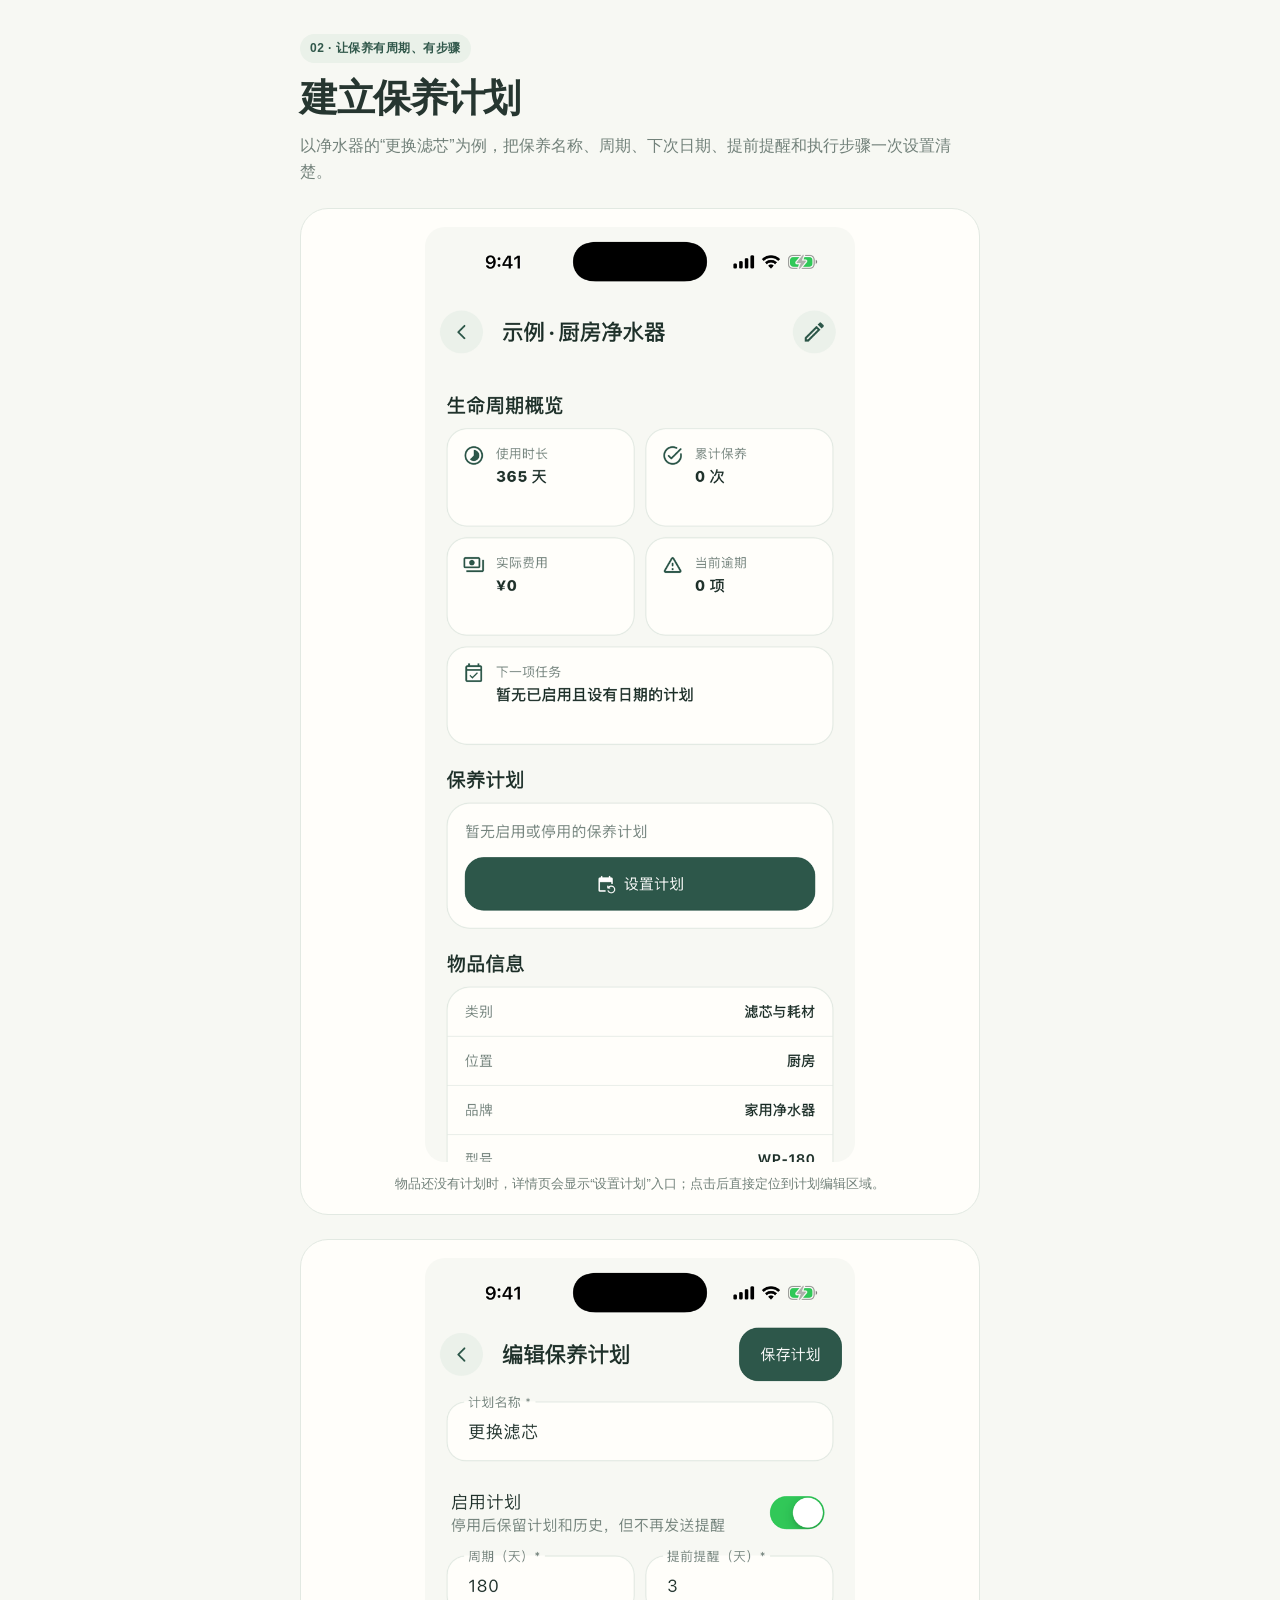
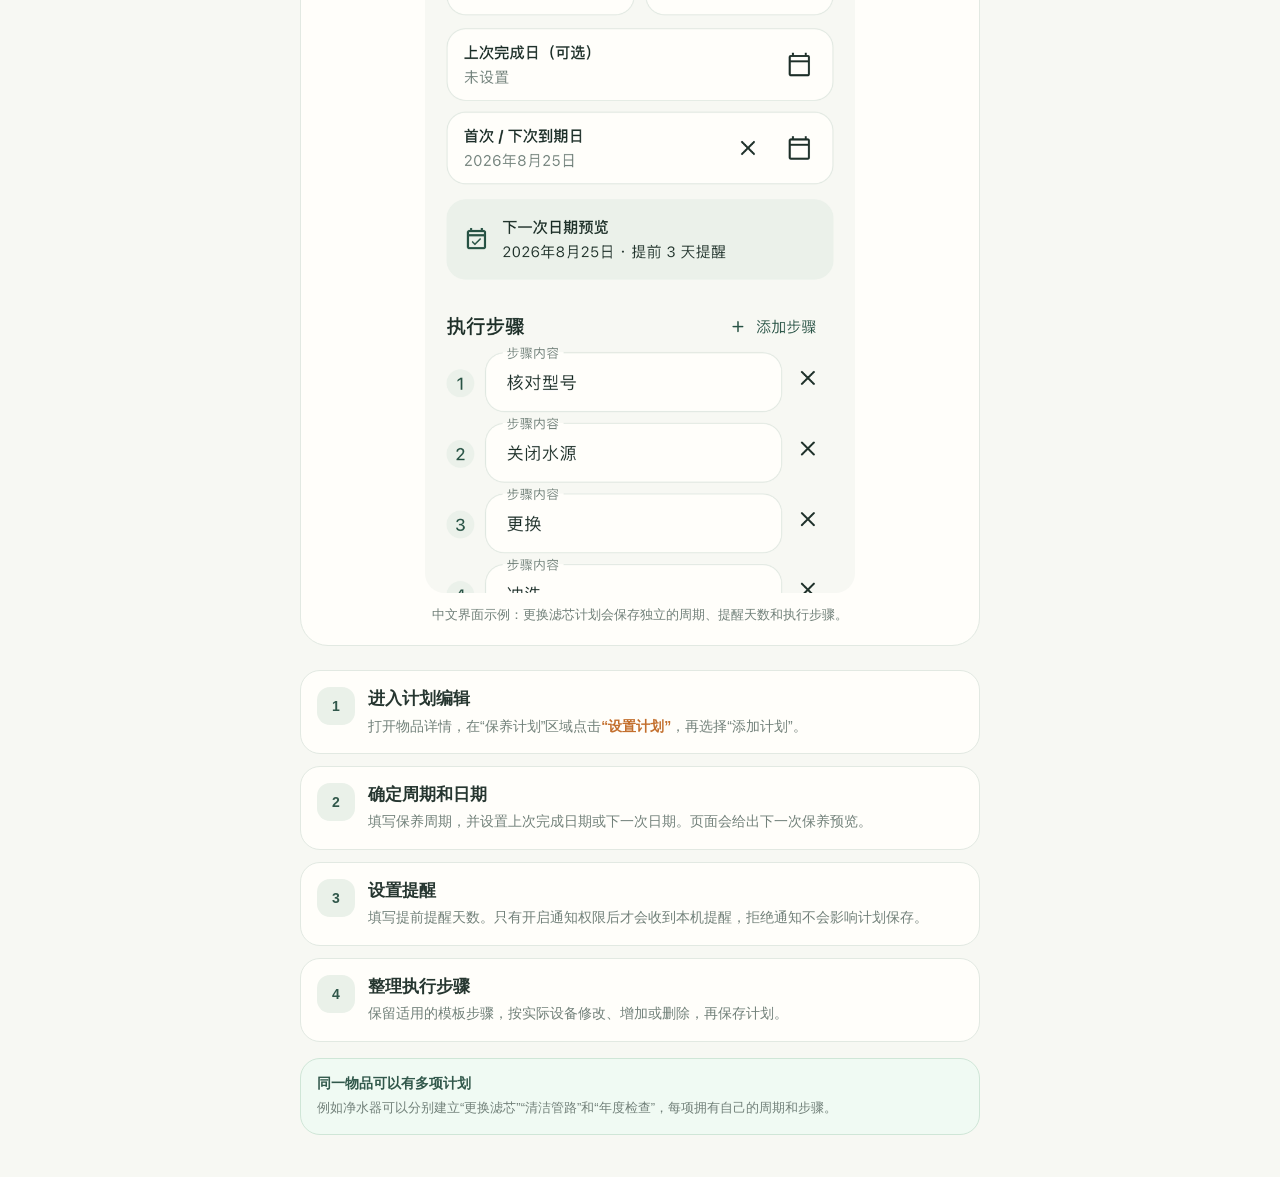
<file: apps/donesome/Hearthio/assets/guides/care-plan.zh.html>
<!doctype html>
<html lang="zh-CN">
  <head>
    <meta charset="utf-8">
    <meta name="viewport" content="width=device-width, initial-scale=1, viewport-fit=cover">
    <meta name="color-scheme" content="light dark">
    <title>建立保养计划</title>
    <link rel="stylesheet" href="guide.css">
  </head>
  <body>
    <main class="guide">
      <p class="kicker">02 · 让保养有周期、有步骤</p>
      <h1>建立保养计划</h1>
      <p class="lead">以净水器的“更换滤芯”为例，把保养名称、周期、下次日期、提前提醒和执行步骤一次设置清楚。</p>
      <figure>
        <img src="images/care-plan-entry.zh.png" alt="中文物品详情页中的设置计划按钮">
        <figcaption>物品还没有计划时，详情页会显示“设置计划”入口；点击后直接定位到计划编辑区域。</figcaption>
      </figure>
      <figure>
        <img src="images/care-plan.zh.png" alt="中文界面的保养计划编辑页，展示周期、提醒和计划日期">
        <figcaption>中文界面示例：更换滤芯计划会保存独立的周期、提醒天数和执行步骤。</figcaption>
      </figure>
      <ol class="steps">
        <li><span class="step-number">1</span><div><h2>进入计划编辑</h2><p>打开物品详情，在“保养计划”区域点击<span class="path">“设置计划”</span>，再选择“添加计划”。</p></div></li>
        <li><span class="step-number">2</span><div><h2>确定周期和日期</h2><p>填写保养周期，并设置上次完成日期或下一次日期。页面会给出下一次保养预览。</p></div></li>
        <li><span class="step-number">3</span><div><h2>设置提醒</h2><p>填写提前提醒天数。只有开启通知权限后才会收到本机提醒，拒绝通知不会影响计划保存。</p></div></li>
        <li><span class="step-number">4</span><div><h2>整理执行步骤</h2><p>保留适用的模板步骤，按实际设备修改、增加或删除，再保存计划。</p></div></li>
      </ol>
      <aside class="tip"><strong>同一物品可以有多项计划</strong><p>例如净水器可以分别建立“更换滤芯”“清洁管路”和“年度检查”，每项拥有自己的周期和步骤。</p></aside>
    </main>
  </body>
</html>
</file>
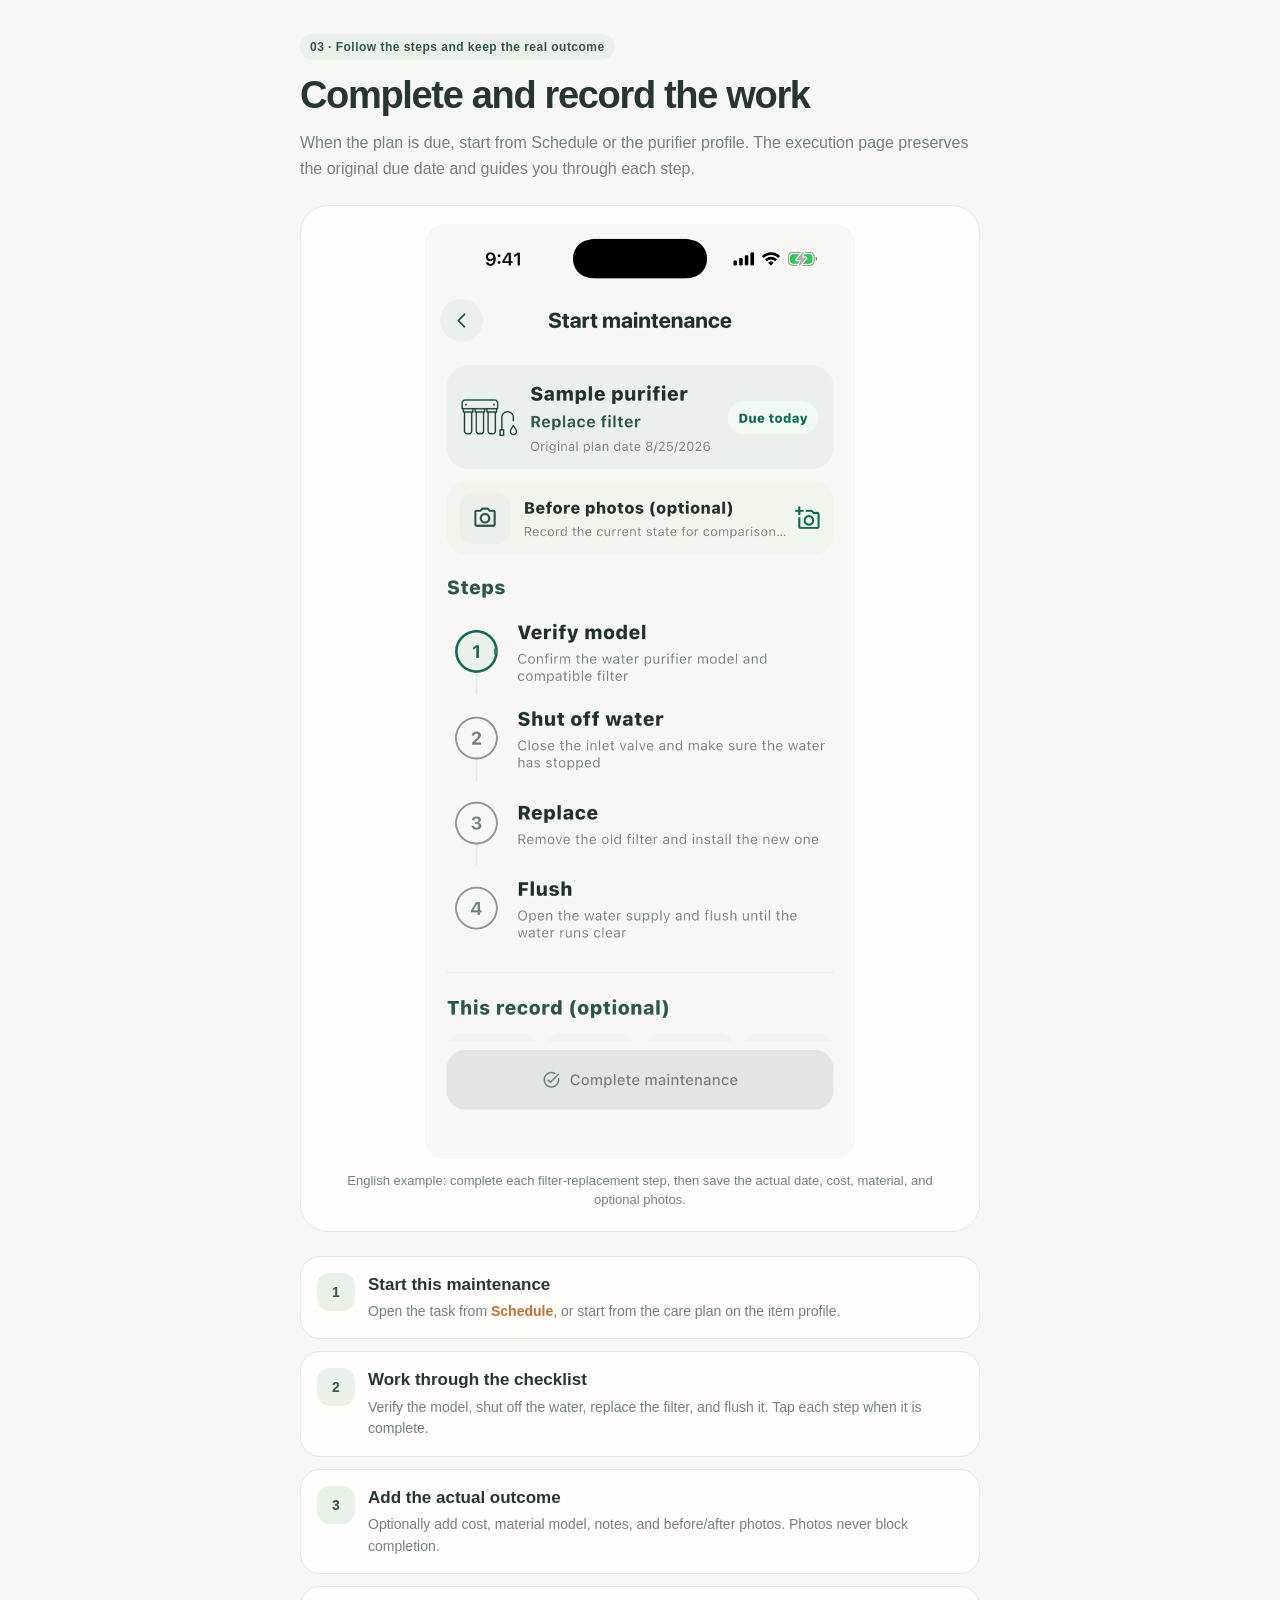
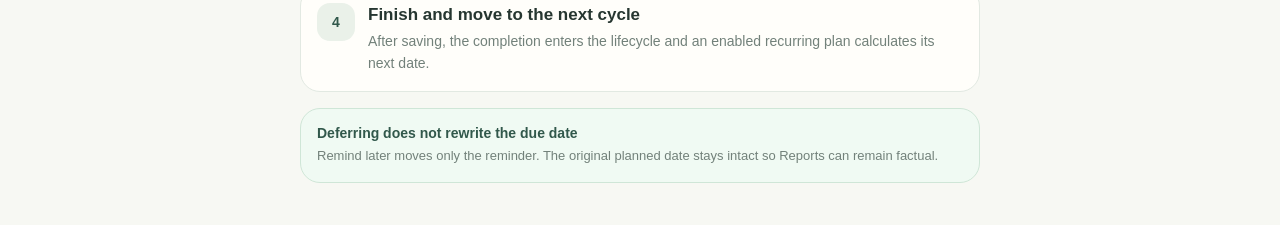
<file: apps/donesome/Hearthio/assets/guides/complete-care.en.html>
<!doctype html>
<html lang="en">
  <head>
    <meta charset="utf-8">
    <meta name="viewport" content="width=device-width, initial-scale=1, viewport-fit=cover">
    <meta name="color-scheme" content="light dark">
    <title>Complete and record the work</title>
    <link rel="stylesheet" href="guide.css">
  </head>
  <body>
    <main class="guide">
      <p class="kicker">03 · Follow the steps and keep the real outcome</p>
      <h1>Complete and record the work</h1>
      <p class="lead">When the plan is due, start from Schedule or the purifier profile. The execution page preserves the original due date and guides you through each step.</p>
      <figure>
        <img src="images/complete-care.en.png" alt="English Start Maintenance screen showing the water-purifier filter checklist">
        <figcaption>English example: complete each filter-replacement step, then save the actual date, cost, material, and optional photos.</figcaption>
      </figure>
      <ol class="steps">
        <li><span class="step-number">1</span><div><h2>Start this maintenance</h2><p>Open the task from <span class="path">Schedule</span>, or start from the care plan on the item profile.</p></div></li>
        <li><span class="step-number">2</span><div><h2>Work through the checklist</h2><p>Verify the model, shut off the water, replace the filter, and flush it. Tap each step when it is complete.</p></div></li>
        <li><span class="step-number">3</span><div><h2>Add the actual outcome</h2><p>Optionally add cost, material model, notes, and before/after photos. Photos never block completion.</p></div></li>
        <li><span class="step-number">4</span><div><h2>Finish and move to the next cycle</h2><p>After saving, the completion enters the lifecycle and an enabled recurring plan calculates its next date.</p></div></li>
      </ol>
      <aside class="tip"><strong>Deferring does not rewrite the due date</strong><p>Remind later moves only the reminder. The original planned date stays intact so Reports can remain factual.</p></aside>
    </main>
  </body>
</html>
</file>
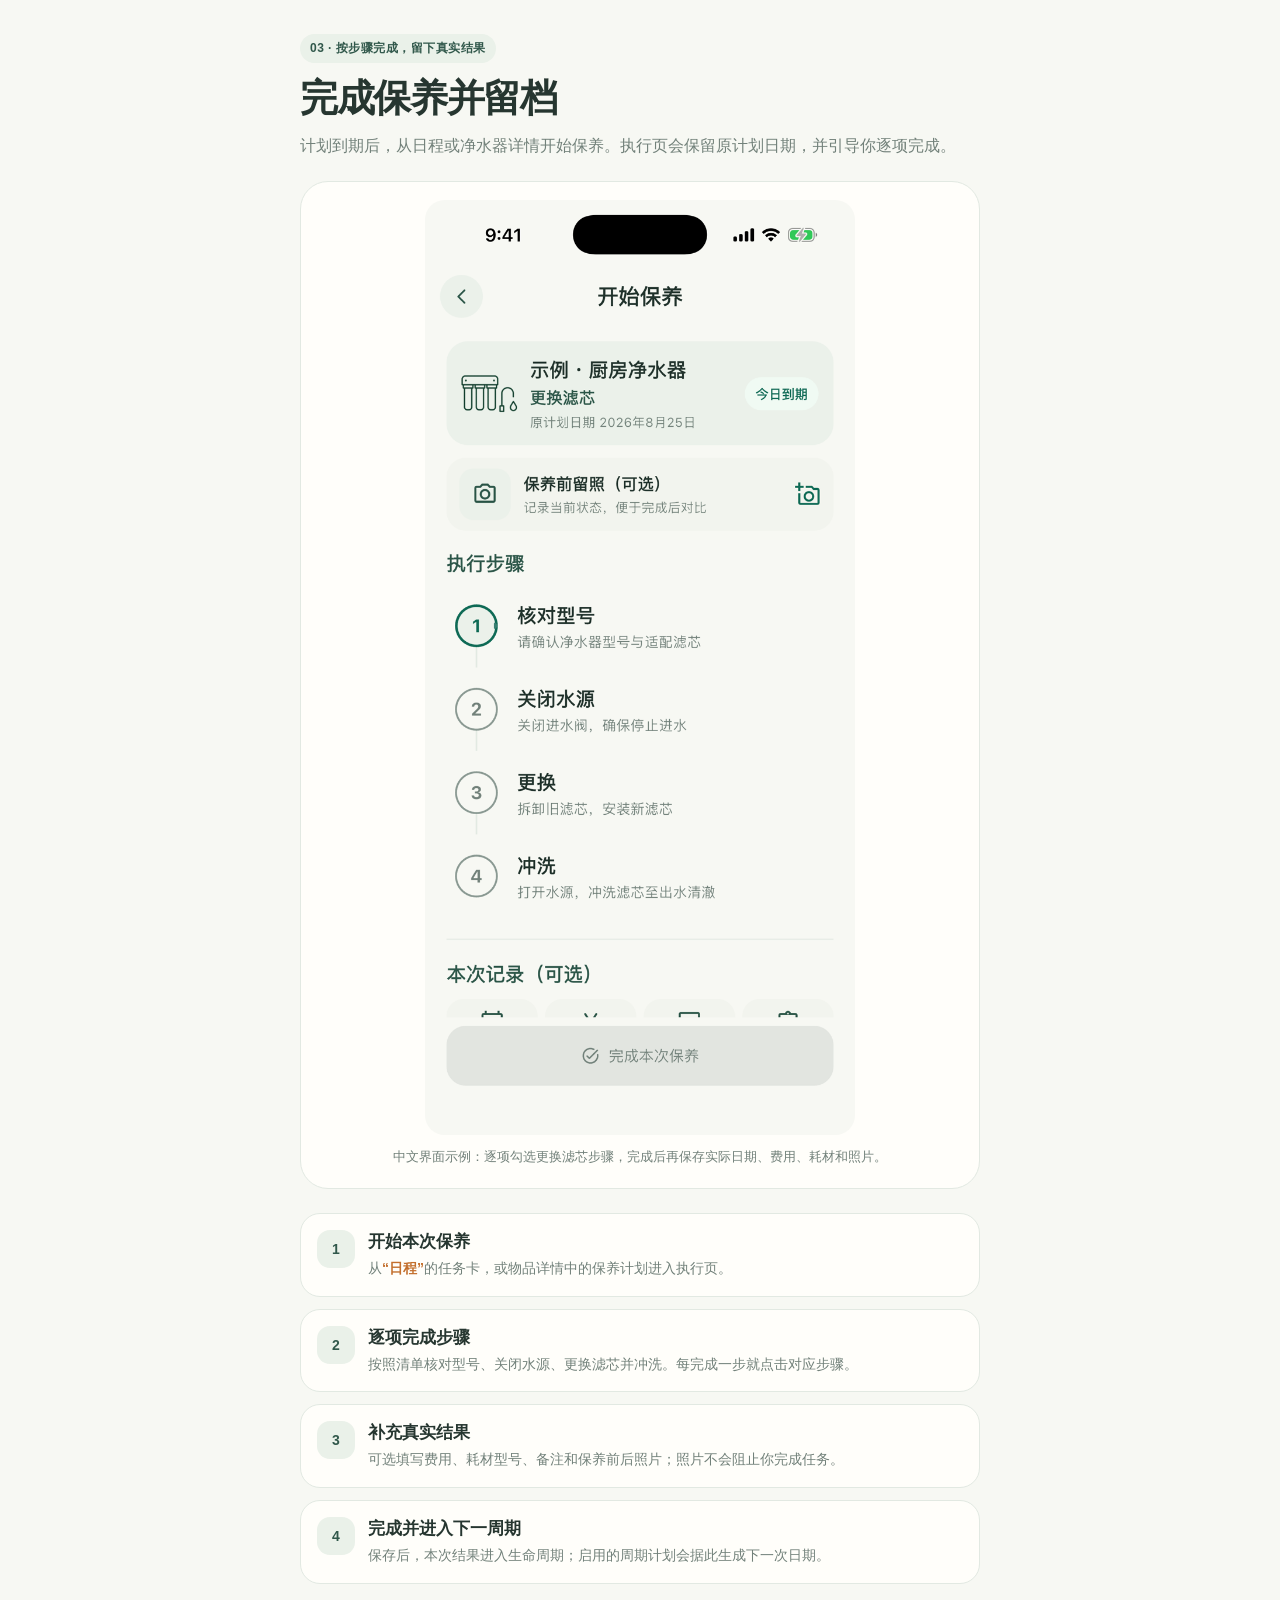
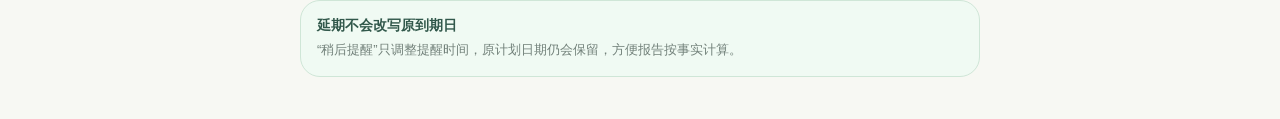
<file: apps/donesome/Hearthio/assets/guides/complete-care.zh.html>
<!doctype html>
<html lang="zh-CN">
  <head>
    <meta charset="utf-8">
    <meta name="viewport" content="width=device-width, initial-scale=1, viewport-fit=cover">
    <meta name="color-scheme" content="light dark">
    <title>完成保养并留档</title>
    <link rel="stylesheet" href="guide.css">
  </head>
  <body>
    <main class="guide">
      <p class="kicker">03 · 按步骤完成，留下真实结果</p>
      <h1>完成保养并留档</h1>
      <p class="lead">计划到期后，从日程或净水器详情开始保养。执行页会保留原计划日期，并引导你逐项完成。</p>
      <figure>
        <img src="images/complete-care.zh.png" alt="中文界面的开始保养页面，展示净水器滤芯更换步骤">
        <figcaption>中文界面示例：逐项勾选更换滤芯步骤，完成后再保存实际日期、费用、耗材和照片。</figcaption>
      </figure>
      <ol class="steps">
        <li><span class="step-number">1</span><div><h2>开始本次保养</h2><p>从<span class="path">“日程”</span>的任务卡，或物品详情中的保养计划进入执行页。</p></div></li>
        <li><span class="step-number">2</span><div><h2>逐项完成步骤</h2><p>按照清单核对型号、关闭水源、更换滤芯并冲洗。每完成一步就点击对应步骤。</p></div></li>
        <li><span class="step-number">3</span><div><h2>补充真实结果</h2><p>可选填写费用、耗材型号、备注和保养前后照片；照片不会阻止你完成任务。</p></div></li>
        <li><span class="step-number">4</span><div><h2>完成并进入下一周期</h2><p>保存后，本次结果进入生命周期；启用的周期计划会据此生成下一次日期。</p></div></li>
      </ol>
      <aside class="tip"><strong>延期不会改写原到期日</strong><p>“稍后提醒”只调整提醒时间，原计划日期仍会保留，方便报告按事实计算。</p></aside>
    </main>
  </body>
</html>
</file>
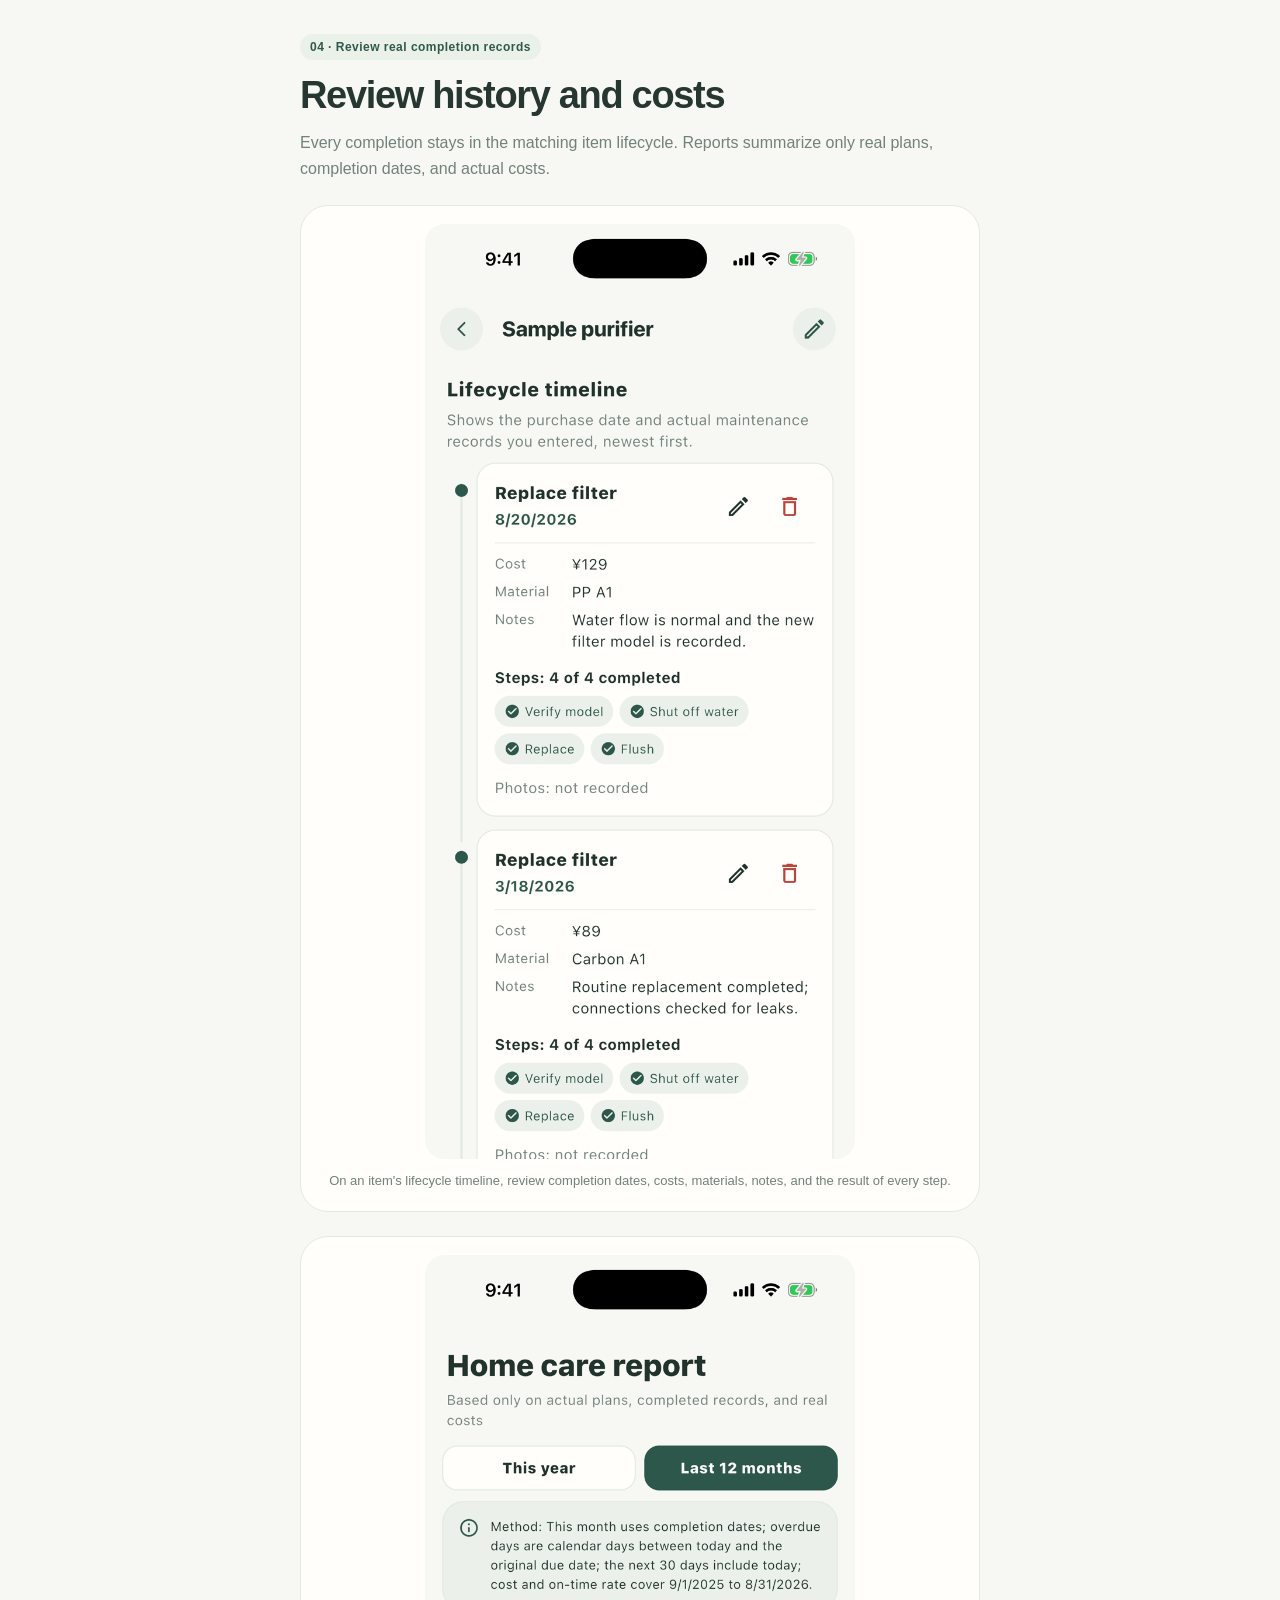
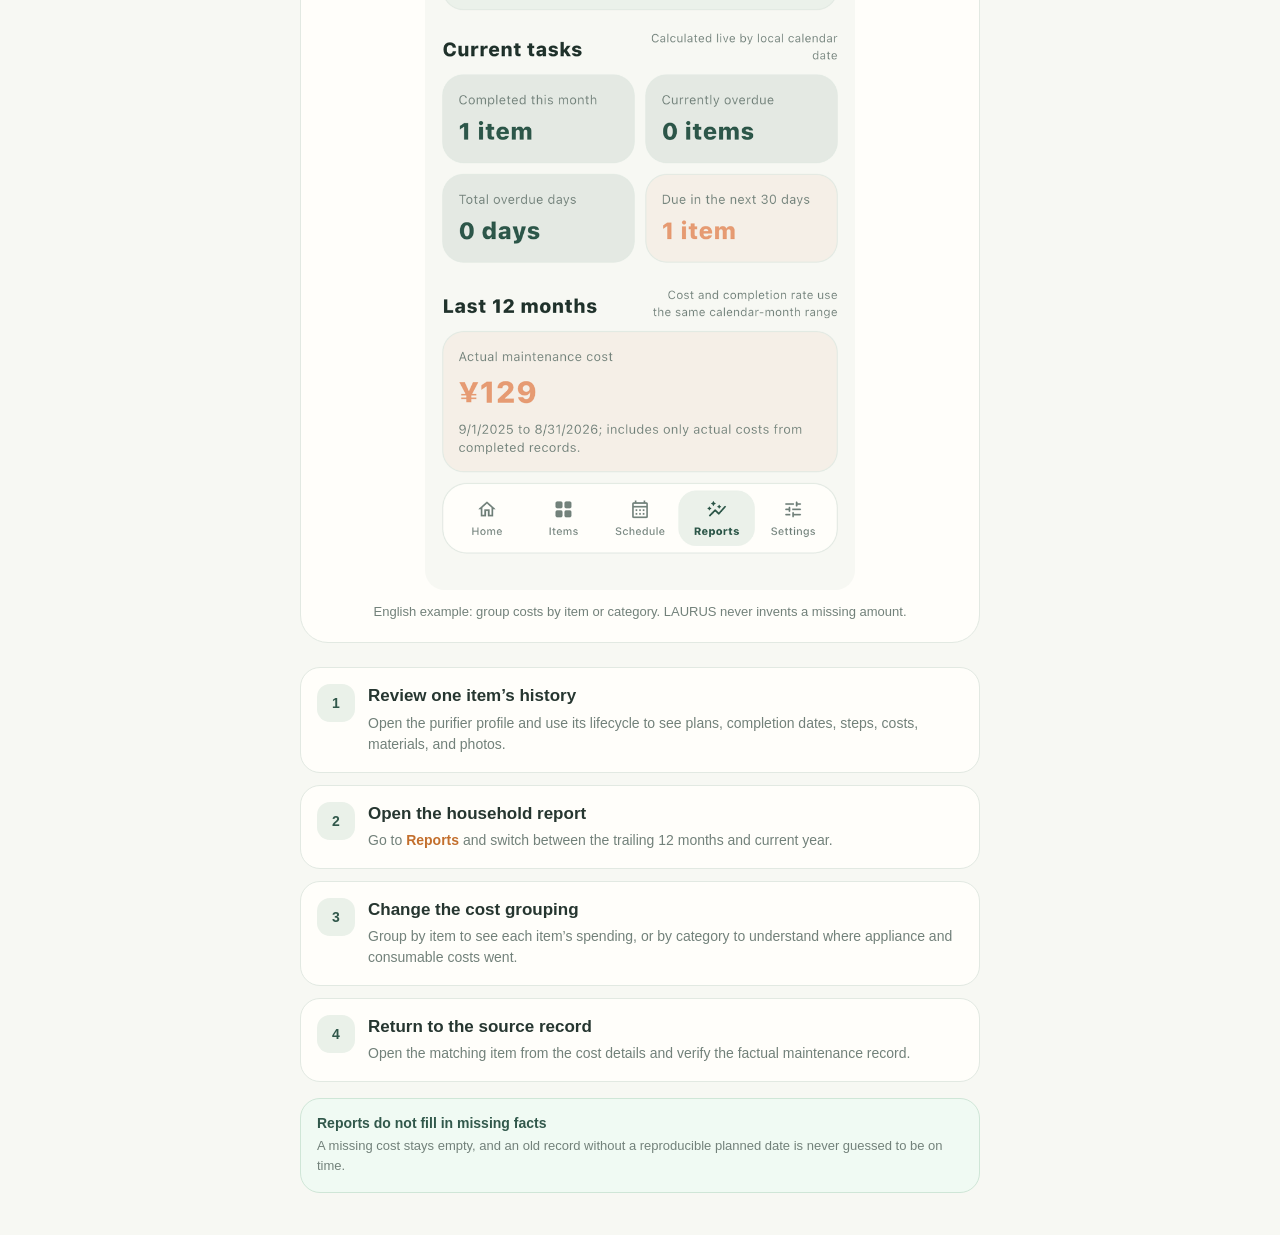
<file: apps/donesome/Hearthio/assets/guides/history-report.en.html>
<!doctype html>
<html lang="en">
  <head>
    <meta charset="utf-8">
    <meta name="viewport" content="width=device-width, initial-scale=1, viewport-fit=cover">
    <meta name="color-scheme" content="light dark">
    <title>Review history and costs</title>
    <link rel="stylesheet" href="guide.css">
  </head>
  <body>
    <main class="guide">
      <p class="kicker">04 · Review real completion records</p>
      <h1>Review history and costs</h1>
      <p class="lead">Every completion stays in the matching item lifecycle. Reports summarize only real plans, completion dates, and actual costs.</p>
      <figure>
        <img src="images/lifecycle-record.en.png" alt="English item detail screen showing a lifecycle timeline with two real maintenance records">
        <figcaption>On an item's lifecycle timeline, review completion dates, costs, materials, notes, and the result of every step.</figcaption>
      </figure>
      <figure>
        <img src="images/history-report.en.png" alt="English Home Maintenance Report showing actual cost and completion facts">
        <figcaption>English example: group costs by item or category. LAURUS never invents a missing amount.</figcaption>
      </figure>
      <ol class="steps">
        <li><span class="step-number">1</span><div><h2>Review one item’s history</h2><p>Open the purifier profile and use its lifecycle to see plans, completion dates, steps, costs, materials, and photos.</p></div></li>
        <li><span class="step-number">2</span><div><h2>Open the household report</h2><p>Go to <span class="path">Reports</span> and switch between the trailing 12 months and current year.</p></div></li>
        <li><span class="step-number">3</span><div><h2>Change the cost grouping</h2><p>Group by item to see each item’s spending, or by category to understand where appliance and consumable costs went.</p></div></li>
        <li><span class="step-number">4</span><div><h2>Return to the source record</h2><p>Open the matching item from the cost details and verify the factual maintenance record.</p></div></li>
      </ol>
      <aside class="tip"><strong>Reports do not fill in missing facts</strong><p>A missing cost stays empty, and an old record without a reproducible planned date is never guessed to be on time.</p></aside>
    </main>
  </body>
</html>
</file>
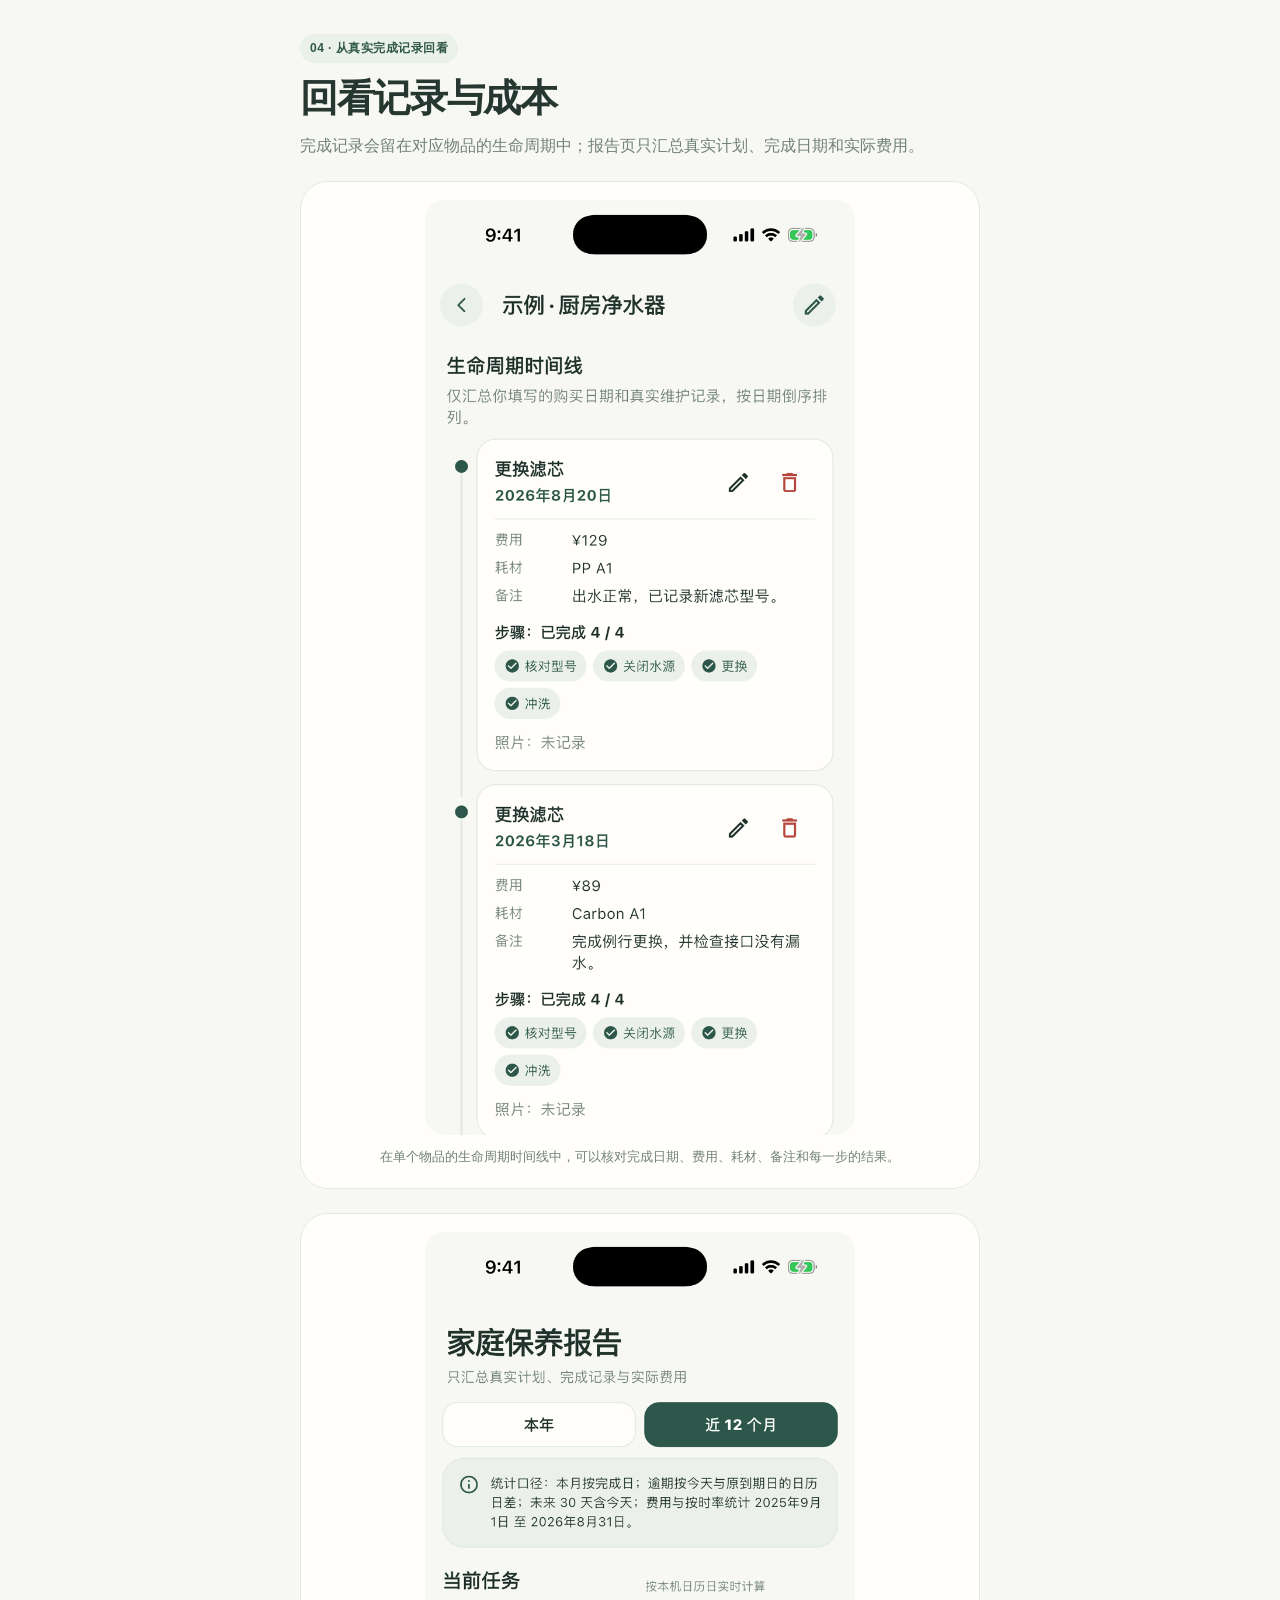
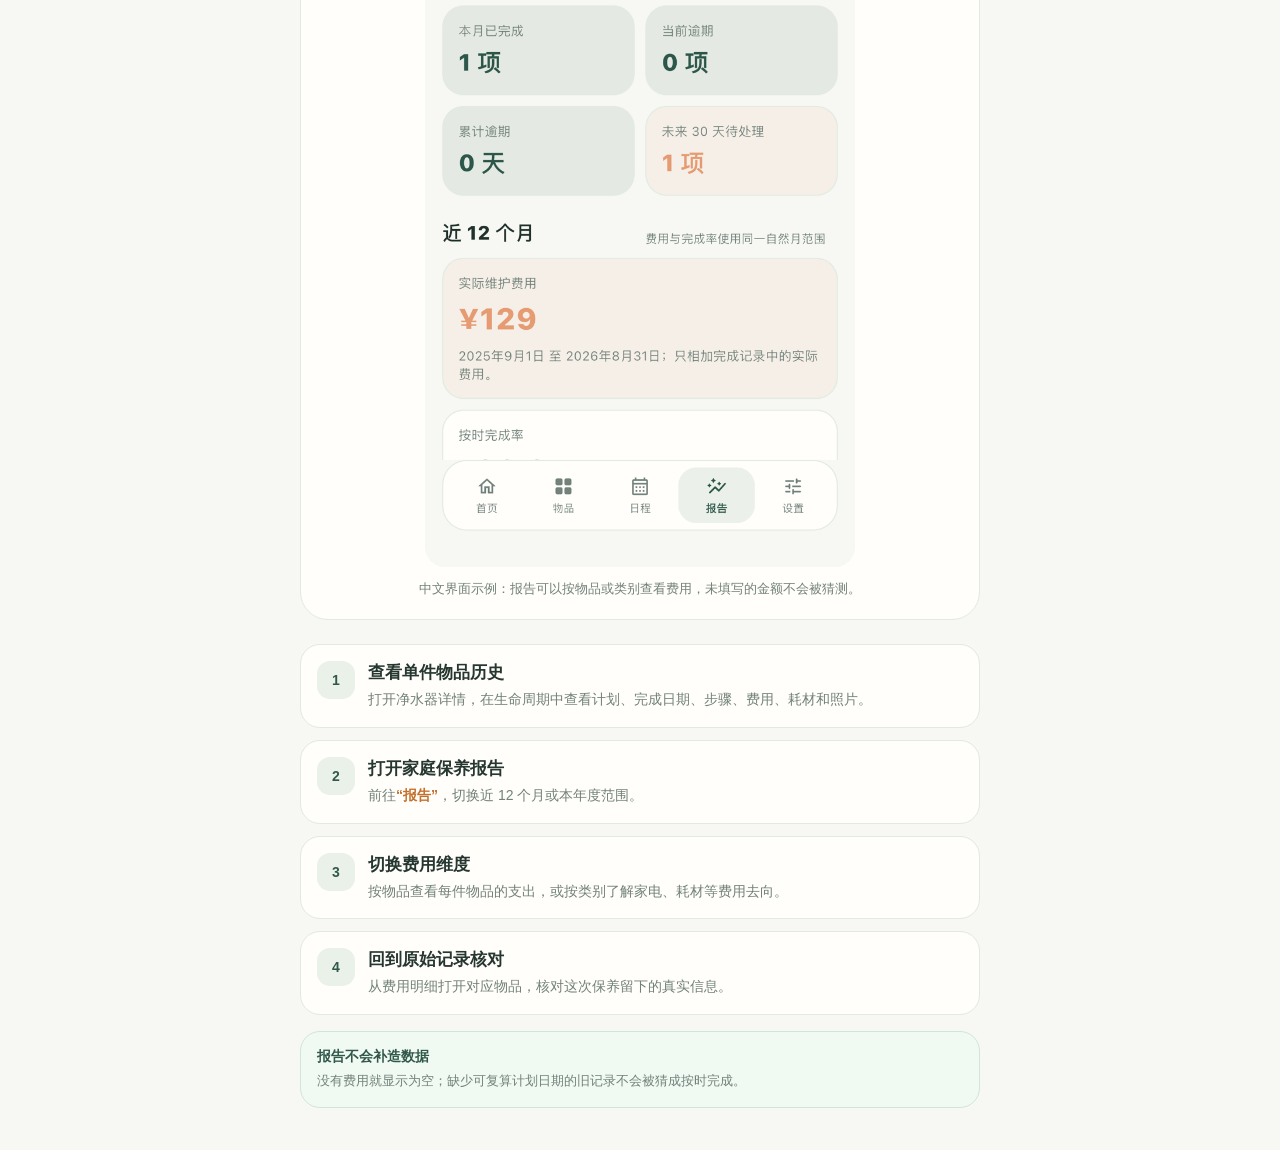
<file: apps/donesome/Hearthio/assets/guides/history-report.zh.html>
<!doctype html>
<html lang="zh-CN">
  <head>
    <meta charset="utf-8">
    <meta name="viewport" content="width=device-width, initial-scale=1, viewport-fit=cover">
    <meta name="color-scheme" content="light dark">
    <title>回看记录与成本</title>
    <link rel="stylesheet" href="guide.css">
  </head>
  <body>
    <main class="guide">
      <p class="kicker">04 · 从真实完成记录回看</p>
      <h1>回看记录与成本</h1>
      <p class="lead">完成记录会留在对应物品的生命周期中；报告页只汇总真实计划、完成日期和实际费用。</p>
      <figure>
        <img src="images/lifecycle-record.zh.png" alt="中文物品详情页中的生命周期时间线和两次真实保养记录">
        <figcaption>在单个物品的生命周期时间线中，可以核对完成日期、费用、耗材、备注和每一步的结果。</figcaption>
      </figure>
      <figure>
        <img src="images/history-report.zh.png" alt="中文界面的家庭保养报告，展示实际费用与完成情况">
        <figcaption>中文界面示例：报告可以按物品或类别查看费用，未填写的金额不会被猜测。</figcaption>
      </figure>
      <ol class="steps">
        <li><span class="step-number">1</span><div><h2>查看单件物品历史</h2><p>打开净水器详情，在生命周期中查看计划、完成日期、步骤、费用、耗材和照片。</p></div></li>
        <li><span class="step-number">2</span><div><h2>打开家庭保养报告</h2><p>前往<span class="path">“报告”</span>，切换近 12 个月或本年度范围。</p></div></li>
        <li><span class="step-number">3</span><div><h2>切换费用维度</h2><p>按物品查看每件物品的支出，或按类别了解家电、耗材等费用去向。</p></div></li>
        <li><span class="step-number">4</span><div><h2>回到原始记录核对</h2><p>从费用明细打开对应物品，核对这次保养留下的真实信息。</p></div></li>
      </ol>
      <aside class="tip"><strong>报告不会补造数据</strong><p>没有费用就显示为空；缺少可复算计划日期的旧记录不会被猜成按时完成。</p></aside>
    </main>
  </body>
</html>
</file>
<file: apps/photo/website/styles.css>
:root {
  --plum: #725286;
  --plum-dark: #35213f;
  --plum-deep: #24142d;
  --lilac: #c3a2e2;
  --lilac-soft: #eee4f8;
  --lilac-pale: #f8f3fc;
  --rose: #de8daa;
  --ink: #2b2232;
  --muted: #66576f;
  --line: #e7ddef;
  --paper: #fffdfd;
  --canvas: #f8f5fc;
  --white: #ffffff;
  --shadow-sm: 0 14px 36px rgba(66, 48, 79, 0.09);
  --shadow-lg: 0 34px 90px rgba(64, 39, 80, 0.2);
  --radius-sm: 18px;
  --radius-md: 28px;
  --radius-lg: 42px;
  --shell: 1160px;
}

* {
  box-sizing: border-box;
}

html {
  scroll-behavior: smooth;
  scroll-padding-top: 92px;
}

body {
  margin: 0;
  color: var(--ink);
  background: var(--paper);
  font-family: -apple-system, BlinkMacSystemFont, "SF Pro Display", "SF Pro Text", "PingFang SC", "Helvetica Neue", Arial, sans-serif;
  font-size: 16px;
  line-height: 1.65;
  -webkit-font-smoothing: antialiased;
  text-rendering: optimizeLegibility;
}

body.menu-open {
  overflow: hidden;
}

img {
  display: block;
  max-width: 100%;
}

a {
  color: inherit;
  text-decoration: none;
}

button,
input {
  font: inherit;
}

button,
a {
  -webkit-tap-highlight-color: transparent;
}

[hidden] {
  display: none !important;
}

:focus-visible {
  outline: 3px solid var(--rose);
  outline-offset: 4px;
}

.sr-only {
  position: absolute;
  width: 1px;
  height: 1px;
  padding: 0;
  margin: -1px;
  overflow: hidden;
  clip: rect(0, 0, 0, 0);
  white-space: nowrap;
  border: 0;
}

.skip-link {
  position: fixed;
  z-index: 1000;
  top: 12px;
  left: 12px;
  padding: 10px 16px;
  color: var(--white);
  background: var(--plum-deep);
  border-radius: 10px;
  transform: translateY(-160%);
  transition: transform 180ms ease;
}

.skip-link:focus {
  transform: translateY(0);
}

.shell {
  width: min(calc(100% - 48px), var(--shell));
  margin-inline: auto;
}

.site-header {
  position: fixed;
  z-index: 100;
  top: 0;
  right: 0;
  left: 0;
  border-bottom: 1px solid transparent;
  transition: background 180ms ease, border-color 180ms ease, box-shadow 180ms ease;
}

.site-header.is-scrolled,
.legal-page .site-header {
  border-color: rgba(72, 49, 87, 0.08);
  background: rgba(255, 253, 255, 0.9);
  box-shadow: 0 8px 30px rgba(58, 39, 70, 0.06);
  -webkit-backdrop-filter: blur(18px);
  backdrop-filter: blur(18px);
}

.header-inner {
  display: flex;
  align-items: center;
  justify-content: space-between;
  min-height: 78px;
}

.brand {
  display: inline-flex;
  align-items: center;
  gap: 12px;
  font-size: 20px;
  font-weight: 800;
  letter-spacing: -0.03em;
}

.brand img,
.footer-brand img {
  border-radius: 12px;
  box-shadow: 0 10px 24px rgba(114, 82, 134, 0.2);
}

.site-nav {
  display: flex;
  align-items: center;
  gap: 27px;
  font-size: 14px;
  font-weight: 680;
}

.site-nav > a {
  color: #51445a;
  transition: color 160ms ease;
}

.site-nav > a:hover,
.site-nav > a[aria-current="page"] {
  color: var(--plum);
}

.language-switch {
  display: flex;
  align-items: center;
  gap: 7px;
  min-width: 82px;
  padding: 6px 9px;
  border: 1px solid rgba(72, 49, 87, 0.1);
  background: rgba(255, 255, 255, 0.72);
  border-radius: 999px;
}

.language-switch span {
  width: 1px;
  height: 14px;
  background: var(--line);
}

.language-switch button {
  padding: 0;
  color: #96899e;
  background: transparent;
  border: 0;
  cursor: pointer;
  font-size: 12px;
  font-weight: 800;
}

.language-switch button[aria-pressed="true"] {
  color: var(--plum);
}

.menu-button {
  display: none;
  width: 42px;
  height: 42px;
  padding: 10px;
  border: 0;
  background: transparent;
  border-radius: 12px;
}

.menu-button > span:not(.sr-only) {
  display: block;
  width: 22px;
  height: 2px;
  margin: 5px 0;
  background: var(--ink);
  border-radius: 2px;
  transition: transform 180ms ease, opacity 180ms ease;
}

.hero {
  position: relative;
  min-height: 850px;
  padding: 146px 0 86px;
  overflow: hidden;
  background:
    radial-gradient(circle at 74% 24%, rgba(195, 162, 226, 0.2), transparent 28%),
    radial-gradient(circle at 9% 72%, rgba(222, 141, 170, 0.08), transparent 25%),
    linear-gradient(180deg, #fbf8fd 0%, var(--paper) 82%);
}

.hero::after {
  position: absolute;
  right: -230px;
  bottom: -430px;
  width: 820px;
  height: 820px;
  border: 1px solid rgba(114, 82, 134, 0.07);
  border-radius: 50%;
  content: "";
}

.hero-orb {
  position: absolute;
  border-radius: 50%;
  pointer-events: none;
}

.hero-orb-one {
  top: -170px;
  right: -100px;
  width: 440px;
  height: 440px;
  background: rgba(195, 162, 226, 0.13);
  filter: blur(5px);
}

.hero-orb-two {
  bottom: 50px;
  left: -130px;
  width: 280px;
  height: 280px;
  background: rgba(222, 141, 170, 0.09);
  filter: blur(8px);
}

.hero-grid {
  position: relative;
  z-index: 2;
  display: grid;
  grid-template-columns: minmax(0, 1.06fr) minmax(410px, 0.82fr);
  gap: 58px;
  align-items: center;
}

.hero-copy {
  padding-top: 18px;
}

.eyebrow,
.section-kicker,
.mini-kicker {
  display: inline-flex;
  align-items: center;
  color: var(--plum);
  font-size: 13px;
  font-weight: 800;
  letter-spacing: 0.035em;
}

.eyebrow {
  gap: 9px;
  padding: 8px 13px;
  border: 1px solid rgba(114, 82, 134, 0.13);
  background: rgba(246, 239, 251, 0.84);
  border-radius: 999px;
}

.eyebrow-moon {
  position: relative;
  width: 13px;
  height: 13px;
  background: var(--plum);
  border-radius: 50%;
}

.eyebrow-moon::after {
  position: absolute;
  top: -2px;
  left: 4px;
  width: 12px;
  height: 12px;
  background: var(--lilac-pale);
  border-radius: 50%;
  content: "";
}

.hero h1 {
  max-width: 690px;
  margin: 27px 0 23px;
  font-size: clamp(53px, 6vw, 80px);
  line-height: 1.04;
  letter-spacing: -0.064em;
}

.hero h1 span {
  display: block;
}

.gradient-text {
  color: var(--plum);
  background: linear-gradient(108deg, var(--plum-dark) 5%, #8e62a7 52%, var(--rose) 112%);
  -webkit-background-clip: text;
  background-clip: text;
  -webkit-text-fill-color: transparent;
}

.hero-lede {
  max-width: 630px;
  margin: 0;
  color: var(--muted);
  font-size: 18px;
  line-height: 1.82;
}

.hero-actions {
  display: flex;
  align-items: center;
  gap: 26px;
  margin-top: 36px;
}

.button {
  display: inline-flex;
  align-items: center;
  justify-content: center;
  gap: 13px;
  min-height: 54px;
  padding: 0 24px;
  border-radius: 17px;
  font-size: 15px;
  font-weight: 760;
  transition: transform 160ms ease, box-shadow 160ms ease;
}

.button:hover {
  transform: translateY(-2px);
}

.button-primary {
  color: var(--white);
  background: linear-gradient(135deg, var(--plum-dark), #8d64a4);
  box-shadow: 0 16px 34px rgba(86, 56, 104, 0.25);
}

.text-link {
  display: inline-flex;
  align-items: center;
  gap: 8px;
  color: var(--plum);
  font-size: 14px;
  font-weight: 760;
}

.trust-list {
  display: flex;
  flex-wrap: wrap;
  gap: 19px;
  margin: 30px 0 0;
  padding: 0;
  color: #716477;
  list-style: none;
  font-size: 13px;
}

.trust-list li {
  display: inline-flex;
  align-items: center;
  gap: 7px;
}

.trust-list li > span:first-child {
  display: inline-grid;
  width: 19px;
  height: 19px;
  color: var(--plum);
  background: var(--lilac-soft);
  border-radius: 50%;
  place-items: center;
  font-size: 11px;
  font-weight: 900;
}

.hero-product {
  position: relative;
  display: grid;
  min-height: 640px;
  place-items: center;
}

.orbit {
  position: absolute;
  border: 1px solid rgba(114, 82, 134, 0.1);
  border-radius: 50%;
}

.orbit-one {
  width: 520px;
  height: 520px;
}

.orbit-two {
  width: 410px;
  height: 410px;
  border-style: dashed;
  transform: rotate(24deg);
}

.phone-frame {
  position: relative;
  z-index: 3;
  width: 316px;
  padding: 11px;
  background: #24182b;
  border: 2px solid #4a3855;
  border-radius: 52px;
  box-shadow: var(--shadow-lg);
  transform: rotate(1.2deg);
}

.phone-frame::after {
  position: absolute;
  inset: 5px;
  border: 1px solid rgba(255, 255, 255, 0.12);
  border-radius: 44px;
  content: "";
  pointer-events: none;
}

.phone-sensor {
  position: absolute;
  z-index: 5;
  top: 19px;
  left: 50%;
  width: 88px;
  height: 24px;
  background: #1d1224;
  border-radius: 999px;
  transform: translateX(-50%);
}

.phone-screen {
  min-height: 610px;
  padding: 31px 14px 14px;
  overflow: hidden;
  background: var(--canvas);
  border-radius: 40px;
}

.app-topbar {
  display: flex;
  align-items: center;
  justify-content: space-between;
  padding: 3px 3px 12px;
}

.app-brandline {
  display: flex;
  align-items: center;
  gap: 9px;
}

.app-brandline img {
  border-radius: 10px;
}

.app-brandline span {
  display: flex;
  flex-direction: column;
  line-height: 1.2;
}

.app-brandline strong {
  font-size: 13px;
}

.app-brandline small {
  margin-top: 2px;
  color: #817387;
  font-size: 9px;
}

.settings-dot {
  display: grid;
  width: 31px;
  height: 31px;
  color: var(--plum);
  background: var(--lilac-soft);
  border-radius: 50%;
  place-items: center;
  font-size: 11px;
  letter-spacing: 1px;
}

.photo-stage {
  position: relative;
  height: 257px;
  overflow: hidden;
  background: linear-gradient(155deg, #b69bd2 0%, #ead7ec 48%, #9b719d 100%);
  border-radius: 24px;
  box-shadow: inset 0 0 0 1px rgba(255, 255, 255, 0.18);
}

.mock-sky {
  position: absolute;
  inset: 0;
  background:
    radial-gradient(circle at 68% 25%, rgba(255, 247, 255, 0.72), transparent 13%),
    linear-gradient(180deg, rgba(117, 78, 139, 0.2), rgba(236, 216, 235, 0.1));
}

.mock-moon {
  position: absolute;
  top: 38px;
  right: 47px;
  width: 47px;
  height: 47px;
  background: rgba(255, 248, 252, 0.83);
  border-radius: 50%;
  box-shadow: 0 0 32px rgba(255, 245, 255, 0.46);
}

.mock-hill {
  position: absolute;
  bottom: -75px;
  border-radius: 50% 50% 0 0;
  transform: rotate(-7deg);
}

.mock-hill-back {
  right: -54px;
  width: 310px;
  height: 190px;
  background: #735379;
}

.mock-hill-front {
  bottom: -98px;
  left: -74px;
  width: 340px;
  height: 190px;
  background: #3c2c48;
  transform: rotate(8deg);
}

.mock-watermark {
  position: absolute;
  right: 15px;
  bottom: 18px;
  left: 15px;
  color: rgba(255, 255, 255, 0.92);
  font-family: Georgia, "Times New Roman", serif;
  font-size: 14px;
  font-style: italic;
  text-align: center;
  text-shadow: 0 2px 10px rgba(34, 20, 43, 0.45);
}

.tool-tabs {
  display: grid;
  grid-template-columns: repeat(3, 1fr);
  gap: 5px;
  margin: 10px 0;
  padding: 5px;
  background: #eee7f3;
  border-radius: 14px;
}

.tool-tabs span {
  padding: 7px 3px;
  color: #756779;
  border-radius: 10px;
  font-size: 10px;
  font-weight: 760;
  text-align: center;
}

.tool-tabs .is-active {
  color: var(--plum-dark);
  background: var(--white);
  box-shadow: 0 5px 12px rgba(71, 51, 82, 0.08);
}

.effect-panel {
  padding: 12px;
  background: rgba(255, 255, 255, 0.86);
  border: 1px solid rgba(114, 82, 134, 0.08);
  border-radius: 18px;
}

.panel-heading {
  display: flex;
  align-items: center;
  justify-content: space-between;
}

.panel-heading strong {
  font-size: 11px;
}

.panel-heading small {
  color: #8b7e90;
  font-size: 8px;
}

.filter-row {
  display: flex;
  gap: 5px;
  margin-top: 9px;
}

.filter-row span {
  flex: 1;
  padding: 5px 2px;
  color: #7c6e82;
  background: var(--canvas);
  border: 1px solid #eee6f3;
  border-radius: 999px;
  font-size: 8px;
  font-weight: 700;
  text-align: center;
}

.filter-row .is-active {
  color: var(--plum-dark);
  background: var(--lilac-soft);
  border-color: transparent;
}

.slider-row {
  display: flex;
  align-items: center;
  gap: 9px;
  margin-top: 10px;
}

.slider-row small {
  flex: 0 0 auto;
  color: #716575;
  font-size: 8px;
}

.slider-row > div {
  position: relative;
  flex: 1;
  height: 3px;
  background: #e6ddec;
  border-radius: 999px;
}

.slider-row i {
  display: block;
  width: 68%;
  height: 100%;
  background: var(--plum);
  border-radius: inherit;
}

.slider-row b {
  position: absolute;
  top: 50%;
  left: 68%;
  width: 10px;
  height: 10px;
  background: var(--plum);
  border: 2px solid var(--white);
  border-radius: 50%;
  box-shadow: 0 2px 6px rgba(51, 31, 63, 0.25);
  transform: translate(-50%, -50%);
}

.mock-save-button {
  display: flex;
  align-items: center;
  justify-content: center;
  gap: 7px;
  margin-top: 10px;
  min-height: 38px;
  color: var(--white);
  background: linear-gradient(135deg, var(--plum), #8d65a3);
  border-radius: 999px;
  box-shadow: 0 9px 18px rgba(83, 52, 101, 0.2);
  font-size: 10px;
}

.mock-save-button span {
  font-size: 15px;
}

.floating-chip {
  position: absolute;
  z-index: 5;
  display: flex;
  align-items: center;
  padding: 11px 15px;
  border: 1px solid rgba(114, 82, 134, 0.12);
  background: rgba(255, 255, 255, 0.9);
  box-shadow: var(--shadow-sm);
  -webkit-backdrop-filter: blur(12px);
  backdrop-filter: blur(12px);
}

.floating-chip-top {
  top: 88px;
  left: -6px;
  gap: 8px;
  border-radius: 16px;
  transform: rotate(-5deg);
}

.floating-chip-top span {
  display: grid;
  width: 28px;
  height: 28px;
  color: var(--white);
  background: var(--plum);
  border-radius: 9px;
  place-items: center;
}

.floating-chip-top b {
  font-size: 12px;
}

.floating-chip-bottom {
  right: -13px;
  bottom: 95px;
  gap: 6px;
  border-radius: 999px;
  transform: rotate(4deg);
}

.floating-chip-bottom span {
  padding: 4px 8px;
  color: var(--plum-dark);
  background: var(--lilac-soft);
  border-radius: 999px;
  font-size: 9px;
  font-weight: 800;
}

.proof-strip {
  border-top: 1px solid var(--line);
  border-bottom: 1px solid var(--line);
  background: #fcfafe;
}

.proof-grid {
  display: grid;
  grid-template-columns: repeat(4, 1fr);
  min-height: 124px;
}

.proof-grid > div {
  display: flex;
  flex-direction: column;
  align-items: center;
  justify-content: center;
  gap: 2px;
  border-right: 1px solid var(--line);
  text-align: center;
}

.proof-grid > div:first-child {
  border-left: 1px solid var(--line);
}

.proof-grid strong {
  color: var(--plum);
  font-size: 27px;
  line-height: 1.2;
}

.proof-grid span {
  color: var(--muted);
  font-size: 12px;
}

.section {
  padding: 112px 0;
}

.section-heading {
  margin-bottom: 52px;
}

.section-heading.centered {
  max-width: 720px;
  margin-right: auto;
  margin-left: auto;
  text-align: center;
}

.section-heading h2,
.privacy-copy h2,
.support-card h2 {
  margin: 13px 0 14px;
  font-size: clamp(34px, 4vw, 52px);
  line-height: 1.12;
  letter-spacing: -0.047em;
}

.section-heading p,
.privacy-copy p,
.support-card p {
  margin: 0;
  color: var(--muted);
  font-size: 17px;
  line-height: 1.78;
}

.split-heading {
  display: grid;
  grid-template-columns: minmax(0, 1.25fr) minmax(280px, 0.75fr);
  gap: 65px;
  align-items: end;
}

.split-heading h2 {
  max-width: 720px;
}

.workflow-section {
  background: var(--white);
}

.workflow-grid {
  display: grid;
  grid-template-columns: repeat(3, minmax(0, 1fr));
  gap: 22px;
}

.workflow-card {
  min-width: 0;
  min-height: 430px;
  padding: 28px;
  border: 1px solid var(--line);
  background: var(--paper);
  border-radius: var(--radius-md);
  box-shadow: var(--shadow-sm);
}

.workflow-card.featured-card {
  border-color: rgba(114, 82, 134, 0.2);
  background: linear-gradient(155deg, #fbf7fd, #f4eafa);
}

.step-label {
  display: flex;
  align-items: center;
  gap: 10px;
  color: var(--plum);
  font-size: 13px;
}

.step-label span {
  display: grid;
  width: 34px;
  height: 34px;
  color: var(--plum-dark);
  background: var(--lilac-soft);
  border-radius: 50%;
  place-items: center;
  font-size: 11px;
  font-weight: 850;
}

.workflow-card h3 {
  margin: 24px 0 12px;
  font-size: 24px;
  line-height: 1.28;
  letter-spacing: -0.03em;
}

.workflow-card p {
  margin: 0;
  color: var(--muted);
  font-size: 14px;
  line-height: 1.78;
}

.workflow-icon {
  position: relative;
  display: grid;
  width: 112px;
  height: 112px;
  margin-top: 30px;
  overflow: hidden;
  background: linear-gradient(145deg, var(--lilac-soft), #fff9fc);
  border: 1px solid rgba(114, 82, 134, 0.11);
  border-radius: 31px;
  place-items: center;
}

.photo-icon i {
  width: 63px;
  height: 51px;
  background: linear-gradient(155deg, #9f7db8, #d9bad6);
  border: 5px solid var(--white);
  border-radius: 13px;
  box-shadow: 0 8px 16px rgba(80, 53, 94, 0.14);
}

.photo-icon i::before {
  display: block;
  width: 13px;
  height: 13px;
  margin: 8px 0 0 36px;
  background: #fff5d5;
  border-radius: 50%;
  content: "";
}

.photo-icon b {
  position: absolute;
  right: 19px;
  bottom: 19px;
  display: grid;
  width: 31px;
  height: 31px;
  color: var(--white);
  background: var(--plum);
  border: 3px solid var(--white);
  border-radius: 50%;
  place-items: center;
}

.photo-icon b::after {
  content: "+";
}

.edit-icon i,
.edit-icon b,
.edit-icon em {
  position: absolute;
  left: 24px;
  width: 65px;
  height: 6px;
  background: rgba(114, 82, 134, 0.23);
  border-radius: 999px;
}

.edit-icon i { top: 34px; }
.edit-icon b { top: 53px; }
.edit-icon em { top: 72px; }

.edit-icon i::after,
.edit-icon b::after,
.edit-icon em::after {
  position: absolute;
  top: 50%;
  width: 19px;
  height: 19px;
  background: var(--plum);
  border: 4px solid var(--white);
  border-radius: 50%;
  box-shadow: 0 3px 8px rgba(58, 34, 71, 0.17);
  content: "";
  transform: translate(-50%, -50%);
}

.edit-icon i::after { left: 69%; }
.edit-icon b::after { left: 34%; }
.edit-icon em::after { left: 57%; }

.save-icon i {
  display: grid;
  width: 58px;
  height: 58px;
  color: var(--white);
  background: linear-gradient(135deg, var(--plum-dark), var(--plum));
  border-radius: 19px;
  box-shadow: 0 13px 25px rgba(77, 48, 93, 0.22);
  place-items: center;
  font-size: 28px;
  font-style: normal;
  font-weight: 500;
}

.features-section {
  background: var(--canvas);
}

.feature-bento {
  display: grid;
  grid-template-columns: repeat(2, minmax(0, 1fr));
  gap: 22px;
}

.feature-tile {
  position: relative;
  min-width: 0;
  min-height: 300px;
  padding: 34px;
  overflow: hidden;
  border: 1px solid rgba(114, 82, 134, 0.1);
  background: var(--paper);
  border-radius: var(--radius-md);
  box-shadow: 0 18px 46px rgba(70, 46, 84, 0.07);
}

.feature-tile h3 {
  max-width: 500px;
  margin: 12px 0 11px;
  font-size: 27px;
  line-height: 1.25;
  letter-spacing: -0.035em;
}

.feature-tile p {
  max-width: 510px;
  margin: 0;
  color: var(--muted);
  font-size: 14px;
  line-height: 1.75;
}

.feature-large {
  display: grid;
  grid-column: 1 / -1;
  grid-template-columns: minmax(0, 0.85fr) minmax(360px, 1.15fr);
  min-height: 390px;
  align-items: center;
  background: linear-gradient(135deg, #fffafd 0%, #efe3f6 100%);
}

.palette-visual {
  position: relative;
  height: 310px;
}

.palette-card {
  position: absolute;
  top: 45px;
  left: 50%;
  width: 180px;
  height: 235px;
  overflow: hidden;
  border: 8px solid rgba(255, 255, 255, 0.9);
  border-radius: 25px;
  box-shadow: 0 24px 48px rgba(74, 44, 91, 0.17);
}

.palette-card::before,
.palette-card::after {
  position: absolute;
  content: "";
}

.palette-card::before {
  right: -30px;
  bottom: -50px;
  width: 220px;
  height: 150px;
  background: rgba(52, 33, 65, 0.72);
  border-radius: 50%;
  transform: rotate(-14deg);
}

.palette-card::after {
  top: 33px;
  right: 30px;
  width: 38px;
  height: 38px;
  background: rgba(255, 250, 237, 0.74);
  border-radius: 50%;
}

.palette-one {
  background: linear-gradient(155deg, #b29ad0, #e6cfe2);
  transform: translateX(-115%) rotate(-8deg) scale(0.88);
}

.palette-two {
  z-index: 2;
  background: linear-gradient(155deg, #9b72b5, #e3b7c8);
  transform: translateX(-50%);
}

.palette-three {
  background: linear-gradient(155deg, #c49a73, #f0cf9b);
  transform: translateX(15%) rotate(8deg) scale(0.88);
}

.palette-visual > i {
  position: absolute;
  z-index: 4;
  right: 16px;
  bottom: 13px;
  width: 110px;
  height: 44px;
  background: rgba(255, 255, 255, 0.85);
  border: 1px solid rgba(114, 82, 134, 0.09);
  border-radius: 999px;
  box-shadow: var(--shadow-sm);
}

.palette-visual > i::before {
  position: absolute;
  top: 50%;
  right: 15px;
  left: 15px;
  height: 3px;
  background: linear-gradient(90deg, var(--plum) 62%, var(--line) 62%);
  border-radius: 999px;
  content: "";
}

.crop-feature {
  background: linear-gradient(150deg, #fff, #faf4fd);
}

.ratio-visual {
  display: flex;
  align-items: end;
  gap: 18px;
  margin-top: 35px;
}

.ratio-visual span {
  display: grid;
  color: var(--plum-dark);
  background: var(--lilac-soft);
  border: 2px solid rgba(114, 82, 134, 0.17);
  border-radius: 17px;
  place-items: center;
  font-size: 12px;
  font-weight: 850;
}

.ratio-visual span:nth-child(1) { width: 84px; height: 84px; }
.ratio-visual span:nth-child(2) { width: 80px; height: 100px; }
.ratio-visual span:nth-child(3) { width: 68px; height: 121px; }

.watermark-feature {
  background: linear-gradient(155deg, #35213f, #725286);
}

.watermark-feature .mini-kicker,
.watermark-feature h3 {
  color: var(--white);
}

.watermark-feature p {
  color: rgba(255, 255, 255, 0.7);
}

.watermark-visual {
  position: relative;
  display: grid;
  height: 94px;
  margin-top: 28px;
  border: 1px solid rgba(255, 255, 255, 0.18);
  background: rgba(255, 255, 255, 0.07);
  border-radius: 20px;
  place-items: center;
}

.watermark-visual span {
  color: rgba(255, 255, 255, 0.92);
  font-family: Georgia, "Times New Roman", serif;
  font-size: 17px;
  font-style: italic;
}

.watermark-visual i {
  position: absolute;
  right: 8px;
  bottom: 8px;
  width: 11px;
  height: 11px;
  background: var(--rose);
  border: 2px solid var(--white);
  border-radius: 50%;
}

.local-feature {
  grid-column: 1 / -1;
  min-height: 270px;
  padding-right: 330px;
}

.local-badge {
  position: absolute;
  top: 50%;
  right: 70px;
  display: flex;
  flex-direction: column;
  align-items: center;
  justify-content: center;
  width: 185px;
  height: 185px;
  color: var(--plum);
  background: radial-gradient(circle at 35% 28%, #fff, var(--lilac-soft));
  border: 1px solid rgba(114, 82, 134, 0.12);
  border-radius: 50%;
  box-shadow: 0 24px 52px rgba(70, 45, 84, 0.12);
  transform: translateY(-50%);
}

.local-badge span {
  font-size: 42px;
  line-height: 1;
}

.local-badge b {
  margin-top: 8px;
  font-size: 12px;
}

.privacy-section {
  background: var(--paper);
}

.privacy-panel {
  display: grid;
  grid-template-columns: 150px minmax(0, 1.1fr) minmax(290px, 0.7fr);
  gap: 45px;
  align-items: center;
  padding: 58px;
  color: var(--white);
  background:
    radial-gradient(circle at 14% 20%, rgba(195, 162, 226, 0.22), transparent 26%),
    linear-gradient(135deg, #2c1935, #684779);
  border-radius: var(--radius-lg);
  box-shadow: 0 34px 80px rgba(52, 31, 65, 0.2);
}

.privacy-mark {
  display: grid;
  width: 132px;
  height: 132px;
  background: rgba(255, 255, 255, 0.08);
  border: 1px solid rgba(255, 255, 255, 0.14);
  border-radius: 37px;
  place-items: center;
}

.privacy-mark span {
  position: relative;
  width: 67px;
  height: 67px;
  border: 7px solid rgba(255, 255, 255, 0.9);
  border-radius: 50%;
}

.privacy-mark span::before {
  position: absolute;
  top: -22px;
  left: 15px;
  width: 25px;
  height: 30px;
  border: 7px solid rgba(255, 255, 255, 0.9);
  border-bottom: 0;
  border-radius: 22px 22px 0 0;
  content: "";
}

.privacy-copy .section-kicker {
  color: #dbc2eb;
}

.privacy-copy h2 {
  color: var(--white);
  font-size: clamp(34px, 4vw, 50px);
}

.privacy-copy p {
  color: rgba(255, 255, 255, 0.7);
  font-size: 15px;
}

.privacy-actions {
  display: flex;
  flex-wrap: wrap;
  gap: 11px;
  margin-top: 27px;
}

.button-light {
  color: var(--plum-dark);
  background: var(--white);
}

.button-ghost {
  min-height: 52px;
  color: var(--white);
  border: 1px solid rgba(255, 255, 255, 0.24);
  background: rgba(255, 255, 255, 0.06);
}

.privacy-points {
  margin: 0;
  padding: 0;
  list-style: none;
}

.privacy-points li {
  display: flex;
  gap: 12px;
  padding: 18px 0;
  border-bottom: 1px solid rgba(255, 255, 255, 0.12);
}

.privacy-points li:last-child {
  border-bottom: 0;
}

.privacy-points li > span {
  display: grid;
  flex: 0 0 26px;
  width: 26px;
  height: 26px;
  color: var(--plum-dark);
  background: #ead9f3;
  border-radius: 50%;
  place-items: center;
  font-size: 12px;
  font-weight: 900;
}

.privacy-points div {
  display: flex;
  flex-direction: column;
  line-height: 1.45;
}

.privacy-points strong {
  font-size: 14px;
}

.privacy-points small {
  margin-top: 4px;
  color: rgba(255, 255, 255, 0.58);
  font-size: 11px;
}

.support-section {
  padding-top: 15px;
  background: var(--paper);
}

.support-card {
  display: grid;
  grid-template-columns: minmax(0, 1fr) minmax(320px, 0.72fr);
  gap: 60px;
  align-items: center;
  padding: 48px 52px;
  border: 1px solid var(--line);
  background: var(--canvas);
  border-radius: var(--radius-md);
}

.support-card h2 {
  font-size: clamp(30px, 3.4vw, 43px);
}

.support-card p {
  font-size: 14px;
}

.contact-placeholder {
  display: flex;
  flex-direction: column;
  min-width: 0;
  padding: 21px;
  border: 1px dashed rgba(114, 82, 134, 0.28);
  background: var(--white);
  border-radius: 18px;
}

.contact-placeholder span {
  color: var(--muted);
  font-size: 12px;
  font-weight: 750;
}

.contact-placeholder code {
  margin-top: 7px;
  overflow-wrap: anywhere;
  color: var(--plum);
  font-family: ui-monospace, SFMono-Regular, Menlo, Consolas, monospace;
  font-size: 13px;
}

.site-footer {
  padding: 54px 0 22px;
  background: #27182f;
}

.footer-grid {
  display: flex;
  align-items: center;
  justify-content: space-between;
  gap: 40px;
}

.footer-brand {
  display: flex;
  align-items: center;
  gap: 13px;
  color: var(--white);
}

.footer-brand span {
  display: flex;
  flex-direction: column;
  line-height: 1.4;
}

.footer-brand strong {
  font-size: 17px;
}

.footer-brand small {
  color: rgba(255, 255, 255, 0.52);
  font-size: 11px;
}

.footer-grid nav {
  display: flex;
  flex-wrap: wrap;
  gap: 24px;
  color: rgba(255, 255, 255, 0.72);
  font-size: 13px;
  font-weight: 650;
}

.footer-grid nav a:hover {
  color: var(--white);
}

.footer-bottom {
  display: flex;
  justify-content: space-between;
  gap: 24px;
  margin-top: 35px;
  padding-top: 19px;
  color: rgba(255, 255, 255, 0.36);
  border-top: 1px solid rgba(255, 255, 255, 0.1);
  font-size: 11px;
}

/* Legal pages */

.legal-page {
  background: var(--canvas);
}

.legal-hero {
  position: relative;
  padding: 145px 0 70px;
  overflow: hidden;
  background:
    radial-gradient(circle at 80% 18%, rgba(195, 162, 226, 0.22), transparent 26%),
    linear-gradient(180deg, #fcf9fd, #f8f5fc);
  border-bottom: 1px solid var(--line);
}

.legal-hero::after {
  position: absolute;
  top: 80px;
  right: -100px;
  width: 300px;
  height: 300px;
  border: 1px solid rgba(114, 82, 134, 0.1);
  border-radius: 50%;
  content: "";
}

.legal-hero-inner {
  position: relative;
  z-index: 2;
  max-width: 800px;
}

.legal-breadcrumb {
  display: inline-flex;
  align-items: center;
  gap: 7px;
  color: var(--plum);
  font-size: 13px;
  font-weight: 740;
}

.legal-hero h1 {
  margin: 17px 0 16px;
  font-size: clamp(44px, 6vw, 70px);
  line-height: 1.08;
  letter-spacing: -0.055em;
}

.legal-hero p {
  max-width: 700px;
  margin: 0;
  color: var(--muted);
  font-size: 17px;
}

.legal-meta {
  display: flex;
  flex-wrap: wrap;
  gap: 10px 22px;
  margin-top: 25px;
  color: #776a7d;
  font-size: 12px;
}

.legal-meta span {
  display: inline-flex;
  align-items: center;
  gap: 7px;
}

.legal-meta span::before {
  width: 7px;
  height: 7px;
  background: var(--lilac);
  border-radius: 50%;
  content: "";
}

.legal-content {
  padding: 62px 0 100px;
}

.legal-grid {
  display: grid;
  grid-template-columns: 255px minmax(0, 1fr);
  gap: 42px;
  align-items: start;
}

.policy-toc {
  position: sticky;
  top: 105px;
  min-width: 0;
  padding: 22px;
  border: 1px solid var(--line);
  background: rgba(255, 255, 255, 0.82);
  border-radius: 21px;
}

.policy-toc strong {
  display: block;
  margin-bottom: 13px;
  color: var(--ink);
  font-size: 13px;
}

.policy-toc nav {
  display: flex;
  flex-direction: column;
  gap: 3px;
}

.policy-toc a {
  padding: 7px 9px;
  color: var(--muted);
  border-radius: 9px;
  font-size: 12px;
  line-height: 1.45;
}

.policy-toc a:hover {
  color: var(--plum);
  background: var(--lilac-pale);
}

.policy-article {
  min-width: 0;
  padding: 46px 54px;
  border: 1px solid var(--line);
  background: var(--white);
  border-radius: var(--radius-md);
  box-shadow: var(--shadow-sm);
}

.policy-language {
  min-width: 0;
}

.policy-intro {
  margin: 0 0 34px;
  color: var(--muted);
  font-size: 16px;
  line-height: 1.85;
}

.policy-article section {
  min-width: 0;
  margin: 0 0 42px;
  scroll-margin-top: 110px;
}

.policy-article section:last-child {
  margin-bottom: 0;
}

.policy-article h2 {
  margin: 0 0 15px;
  color: var(--ink);
  font-size: 25px;
  line-height: 1.3;
  letter-spacing: -0.025em;
}

.policy-article h3 {
  margin: 26px 0 9px;
  color: var(--ink);
  font-size: 17px;
}

.policy-article p {
  margin: 0 0 14px;
  color: #574b5e;
  font-size: 14px;
  line-height: 1.86;
}

.policy-article ul,
.policy-article ol {
  margin: 12px 0 17px;
  padding-left: 23px;
  color: #574b5e;
  font-size: 14px;
  line-height: 1.82;
}

.policy-article li + li {
  margin-top: 8px;
}

.policy-article strong {
  color: var(--ink);
}

.policy-callout {
  margin: 20px 0;
  padding: 20px 22px;
  color: #493652;
  border: 1px solid rgba(114, 82, 134, 0.14);
  background: var(--lilac-pale);
  border-radius: 17px;
  font-size: 14px;
  line-height: 1.78;
}

.policy-callout strong {
  display: block;
  margin-bottom: 5px;
}

.policy-warning {
  border-color: rgba(168, 79, 114, 0.22);
  background: #fff6f9;
}

.policy-table-wrap {
  max-width: 100%;
  margin: 20px 0;
  overflow-x: auto;
  border: 1px solid var(--line);
  border-radius: 16px;
  -webkit-overflow-scrolling: touch;
}

.policy-table {
  width: 100%;
  min-width: 650px;
  border-collapse: collapse;
  font-size: 13px;
}

.policy-table th,
.policy-table td {
  padding: 15px 16px;
  border-bottom: 1px solid var(--line);
  text-align: left;
  vertical-align: top;
}

.policy-table th {
  color: var(--ink);
  background: var(--canvas);
  font-weight: 780;
}

.policy-table td {
  color: #5f5265;
  line-height: 1.65;
}

.policy-table tr:last-child td {
  border-bottom: 0;
}

.policy-placeholder {
  display: inline-block;
  max-width: 100%;
  padding: 2px 8px;
  color: #9a3f64;
  background: #fff0f5;
  border: 1px dashed rgba(154, 63, 100, 0.34);
  border-radius: 7px;
  overflow-wrap: anywhere;
  font-family: ui-monospace, SFMono-Regular, Menlo, Consolas, monospace;
  font-size: 0.92em;
}

.policy-contact {
  display: grid;
  gap: 9px;
  margin-top: 18px;
  padding: 20px;
  border: 1px solid var(--line);
  background: var(--canvas);
  border-radius: 16px;
}

.policy-contact p {
  margin: 0;
}

.policy-contact a {
  color: var(--plum);
  font-weight: 700;
  overflow-wrap: anywhere;
}

.legal-note {
  margin-top: 22px;
  color: #8a7c90;
  font-size: 11px;
  line-height: 1.65;
}

@media (max-width: 1060px) {
  .site-nav {
    gap: 17px;
  }

  .hero-grid {
    grid-template-columns: minmax(0, 1fr) minmax(360px, 0.72fr);
    gap: 32px;
  }

  .floating-chip-top {
    left: 0;
  }

  .floating-chip-bottom {
    right: 0;
  }

  .privacy-panel {
    grid-template-columns: 110px minmax(0, 1fr);
  }

  .privacy-mark {
    width: 105px;
    height: 105px;
  }

  .privacy-points {
    grid-column: 2;
    display: grid;
    grid-template-columns: repeat(3, minmax(0, 1fr));
    gap: 13px;
  }

  .privacy-points li {
    padding: 15px;
    border: 1px solid rgba(255, 255, 255, 0.11);
    border-radius: 15px;
  }
}

@media (max-width: 900px) {
  .menu-button {
    display: block;
    cursor: pointer;
  }

  .menu-button[aria-expanded="true"] > span:nth-child(2) {
    transform: translateY(7px) rotate(45deg);
  }

  .menu-button[aria-expanded="true"] > span:nth-child(3) {
    opacity: 0;
  }

  .menu-button[aria-expanded="true"] > span:nth-child(4) {
    transform: translateY(-7px) rotate(-45deg);
  }

  .site-nav {
    position: fixed;
    top: 70px;
    right: 18px;
    left: 18px;
    display: none;
    max-height: calc(100vh - 92px);
    padding: 22px;
    overflow-y: auto;
    border: 1px solid var(--line);
    background: rgba(255, 253, 255, 0.98);
    border-radius: 22px;
    box-shadow: var(--shadow-lg);
  }

  .site-nav.is-open {
    display: flex;
    flex-direction: column;
    align-items: stretch;
    gap: 5px;
  }

  .site-nav > a {
    padding: 11px 10px;
    border-radius: 10px;
  }

  .site-nav > a:hover {
    background: var(--lilac-pale);
  }

  .language-switch {
    align-self: flex-start;
    margin-top: 9px;
  }

  .hero {
    padding-top: 125px;
  }

  .hero-grid {
    grid-template-columns: 1fr;
  }

  .hero-copy {
    max-width: 720px;
  }

  .hero-product {
    min-height: 680px;
  }

  .floating-chip-top {
    left: 13%;
  }

  .floating-chip-bottom {
    right: 13%;
  }

  .workflow-grid {
    grid-template-columns: 1fr;
  }

  .workflow-card {
    min-height: 0;
  }

  .feature-large {
    grid-template-columns: 1fr;
    padding-bottom: 20px;
  }

  .palette-visual {
    max-width: 550px;
    width: 100%;
    margin: 0 auto;
  }

  .local-feature {
    padding-right: 270px;
  }

  .privacy-panel {
    grid-template-columns: 1fr;
  }

  .privacy-mark {
    display: none;
  }

  .privacy-points {
    grid-column: 1;
  }

  .support-card {
    grid-template-columns: 1fr;
    gap: 25px;
  }

  .legal-grid {
    grid-template-columns: 1fr;
  }

  .policy-toc {
    position: static;
  }

  .policy-toc nav {
    display: grid;
    grid-template-columns: repeat(2, minmax(0, 1fr));
  }
}

@media (max-width: 700px) {
  .shell {
    width: min(calc(100% - 32px), var(--shell));
  }

  .header-inner {
    min-height: 70px;
  }

  .brand img {
    width: 40px;
    height: 40px;
  }

  .hero {
    min-height: auto;
    padding: 112px 0 55px;
  }

  .hero h1 {
    font-size: clamp(44px, 13vw, 64px);
  }

  .hero-lede {
    font-size: 16px;
  }

  .hero-actions {
    align-items: flex-start;
    flex-direction: column;
    gap: 18px;
  }

  .trust-list {
    flex-direction: column;
    gap: 10px;
  }

  .hero-product {
    min-height: 640px;
  }

  .phone-frame {
    width: 300px;
  }

  .phone-screen {
    min-height: 580px;
  }

  .floating-chip-top {
    top: 82px;
    left: 0;
  }

  .floating-chip-bottom {
    right: 0;
    bottom: 82px;
  }

  .proof-grid {
    grid-template-columns: repeat(2, 1fr);
  }

  .proof-grid > div {
    min-height: 96px;
    border-bottom: 1px solid var(--line);
  }

  .proof-grid > div:nth-child(odd) {
    border-left: 1px solid var(--line);
  }

  .section {
    padding: 82px 0;
  }

  .section-heading {
    margin-bottom: 36px;
  }

  .section-heading h2,
  .privacy-copy h2,
  .support-card h2 {
    font-size: 35px;
  }

  .section-heading p,
  .privacy-copy p {
    font-size: 15px;
  }

  .split-heading {
    grid-template-columns: 1fr;
    gap: 5px;
  }

  .workflow-card,
  .feature-tile {
    padding: 25px;
  }

  .feature-bento {
    grid-template-columns: 1fr;
  }

  .feature-large,
  .local-feature {
    grid-column: auto;
  }

  .feature-large {
    grid-template-columns: 1fr;
  }

  .palette-card {
    width: 145px;
    height: 205px;
  }

  .local-feature {
    padding-right: 25px;
    padding-bottom: 238px;
  }

  .local-badge {
    top: auto;
    right: 50%;
    bottom: 25px;
    width: 170px;
    height: 170px;
    transform: translateX(50%);
  }

  .privacy-panel {
    gap: 25px;
    padding: 34px 27px;
    border-radius: 31px;
  }

  .privacy-points {
    grid-template-columns: 1fr;
  }

  .support-section {
    padding-top: 10px;
  }

  .support-card {
    padding: 32px 25px;
  }

  .footer-grid,
  .footer-bottom {
    align-items: flex-start;
    flex-direction: column;
  }

  .footer-grid nav {
    gap: 14px 20px;
  }

  .legal-hero {
    padding: 118px 0 52px;
  }

  .legal-hero h1 {
    font-size: 45px;
  }

  .legal-content {
    padding: 38px 0 70px;
  }

  .legal-grid {
    gap: 24px;
  }

  .policy-toc nav {
    grid-template-columns: 1fr;
  }

  .policy-article {
    padding: 30px 22px;
  }

  .policy-article h2 {
    font-size: 22px;
  }
}

@media (max-width: 390px) {
  .hero-product {
    margin-inline: -8px;
  }

  .phone-frame {
    width: 278px;
  }

  .phone-screen {
    min-height: 550px;
  }

  .floating-chip-top {
    top: 87px;
    left: 2px;
    padding: 9px 11px;
  }

  .floating-chip-bottom {
    right: 2px;
    padding: 9px 11px;
  }

  .ratio-visual {
    gap: 10px;
  }

  .palette-card {
    width: 132px;
  }

  .policy-article {
    padding-right: 18px;
    padding-left: 18px;
  }
}

@media (prefers-reduced-motion: reduce) {
  html {
    scroll-behavior: auto;
  }

  *,
  *::before,
  *::after {
    scroll-behavior: auto !important;
    transition-duration: 0.01ms !important;
  }
}

@media print {
  .site-header,
  .site-footer,
  .policy-toc,
  .language-switch,
  .skip-link {
    display: none !important;
  }

  body,
  .legal-page {
    color: #000;
    background: #fff;
  }

  .legal-hero {
    padding: 24px 0;
    background: #fff;
  }

  .legal-content {
    padding: 20px 0;
  }

  .legal-grid {
    display: block;
  }

  .policy-article {
    padding: 0;
    border: 0;
    box-shadow: none;
  }

  .policy-article section {
    break-inside: avoid;
  }

  .policy-table-wrap {
    overflow: visible;
  }

  .policy-table {
    min-width: 0;
  }
}
</file>
<file: apps/photoreport/website/styles.css>
:root {
  --brand: #0b6b63;
  --brand-deep: #07544e;
  --brand-dark: #043d39;
  --brand-bright: #37b9ab;
  --mint: #84ddd2;
  --mint-pale: #dff3ef;
  --ink: #17312e;
  --muted: #5f716d;
  --line: #d8e3e0;
  --canvas: #f4f7f6;
  --surface: #ffffff;
  --soft: #e7f0ee;
  --warning: #ad5417;
  --completed: #1f7650;
  --shadow-sm: 0 14px 35px rgba(20, 64, 58, 0.08);
  --shadow-lg: 0 34px 90px rgba(4, 61, 57, 0.18);
  --radius-sm: 16px;
  --radius-md: 26px;
  --radius-lg: 38px;
  --shell: 1180px;
}

* {
  box-sizing: border-box;
}

html {
  scroll-behavior: smooth;
  scroll-padding-top: 92px;
}

body {
  margin: 0;
  color: var(--ink);
  background: var(--surface);
  font-family: -apple-system, BlinkMacSystemFont, "SF Pro Display", "SF Pro Text", "PingFang SC", "Helvetica Neue", Arial, sans-serif;
  font-size: 16px;
  line-height: 1.65;
  -webkit-font-smoothing: antialiased;
  text-rendering: optimizeLegibility;
}

body.menu-open {
  overflow: hidden;
}

img {
  display: block;
  max-width: 100%;
}

a {
  color: inherit;
  text-decoration: none;
}

button {
  font: inherit;
}

button,
a {
  -webkit-tap-highlight-color: transparent;
}

:focus-visible {
  outline: 3px solid var(--brand-bright);
  outline-offset: 4px;
}

[hidden] {
  display: none !important;
}

.sr-only {
  position: absolute;
  width: 1px;
  height: 1px;
  padding: 0;
  margin: -1px;
  overflow: hidden;
  clip: rect(0, 0, 0, 0);
  white-space: nowrap;
  border: 0;
}

.skip-link {
  position: fixed;
  z-index: 1000;
  top: 12px;
  left: 12px;
  padding: 10px 16px;
  color: #fff;
  background: var(--brand-dark);
  border-radius: 10px;
  transform: translateY(-160%);
  transition: transform 180ms ease;
}

.skip-link:focus {
  transform: translateY(0);
}

.shell {
  width: min(calc(100% - 48px), var(--shell));
  margin-inline: auto;
}

.site-header {
  position: fixed;
  z-index: 100;
  top: 0;
  right: 0;
  left: 0;
  border-bottom: 1px solid transparent;
  transition: background 180ms ease, border-color 180ms ease, box-shadow 180ms ease;
}

.site-header.is-scrolled {
  border-color: rgba(23, 49, 46, 0.08);
  background: rgba(255, 255, 255, 0.9);
  box-shadow: 0 8px 30px rgba(4, 61, 57, 0.06);
  -webkit-backdrop-filter: blur(18px);
  backdrop-filter: blur(18px);
}

.header-inner {
  display: flex;
  align-items: center;
  justify-content: space-between;
  min-height: 78px;
}

.brand {
  display: inline-flex;
  align-items: center;
  gap: 12px;
  font-size: 20px;
  font-weight: 800;
  letter-spacing: -0.03em;
}

.brand img {
  border-radius: 12px;
  box-shadow: 0 8px 20px rgba(11, 107, 99, 0.23);
}

.site-nav {
  display: flex;
  align-items: center;
  gap: 30px;
  font-size: 14px;
  font-weight: 680;
}

.site-nav > a {
  color: #3e5652;
  transition: color 160ms ease;
}

.site-nav > a:hover,
.site-nav > a[aria-current="page"] {
  color: var(--brand);
}

.language-switch {
  display: flex;
  align-items: center;
  gap: 7px;
  min-width: 82px;
  padding: 6px 9px;
  border: 1px solid rgba(23, 49, 46, 0.11);
  background: rgba(255, 255, 255, 0.72);
  border-radius: 999px;
}

.language-switch span {
  width: 1px;
  height: 14px;
  background: var(--line);
}

.language-switch button {
  padding: 0;
  color: #80908c;
  background: transparent;
  border: 0;
  cursor: pointer;
  font-size: 12px;
  font-weight: 800;
}

.language-switch button[aria-pressed="true"] {
  color: var(--brand);
}

.menu-button {
  display: none;
  width: 42px;
  height: 42px;
  padding: 10px;
  border: 0;
  background: transparent;
  border-radius: 12px;
}

.menu-button > span:not(.sr-only) {
  display: block;
  width: 22px;
  height: 2px;
  margin: 5px 0;
  background: var(--ink);
  border-radius: 2px;
  transition: transform 180ms ease, opacity 180ms ease;
}

.hero {
  position: relative;
  min-height: 860px;
  padding: 148px 0 92px;
  overflow: hidden;
  background:
    radial-gradient(circle at 76% 24%, rgba(55, 185, 171, 0.15), transparent 26%),
    radial-gradient(circle at 14% 82%, rgba(132, 221, 210, 0.13), transparent 22%),
    linear-gradient(180deg, #f4faf8 0%, #ffffff 86%);
}

.hero::before {
  position: absolute;
  top: -230px;
  right: -220px;
  width: 620px;
  height: 620px;
  border: 1px solid rgba(11, 107, 99, 0.09);
  border-radius: 50%;
  box-shadow:
    0 0 0 70px rgba(11, 107, 99, 0.025),
    0 0 0 145px rgba(11, 107, 99, 0.018);
  content: "";
}

.hero-grid-lines {
  position: absolute;
  inset: 0;
  opacity: 0.42;
  background-image:
    linear-gradient(rgba(11, 107, 99, 0.035) 1px, transparent 1px),
    linear-gradient(90deg, rgba(11, 107, 99, 0.035) 1px, transparent 1px);
  background-size: 40px 40px;
  mask-image: linear-gradient(to bottom, transparent, #000 24%, transparent 85%);
  pointer-events: none;
}

.hero-layout {
  position: relative;
  z-index: 2;
  display: grid;
  grid-template-columns: minmax(0, 1fr) minmax(430px, 0.86fr);
  gap: 68px;
  align-items: center;
}

.hero-copy {
  padding-top: 20px;
}

.eyebrow,
.section-kicker,
.mini-kicker {
  display: inline-flex;
  align-items: center;
  color: var(--brand);
  font-size: 13px;
  font-weight: 800;
  letter-spacing: 0.05em;
  text-transform: uppercase;
}

.eyebrow {
  gap: 9px;
  padding: 8px 13px;
  border: 1px solid rgba(11, 107, 99, 0.13);
  background: rgba(231, 240, 238, 0.78);
  border-radius: 999px;
  letter-spacing: 0.03em;
  text-transform: none;
}

.eyebrow-dot {
  width: 7px;
  height: 7px;
  background: var(--brand-bright);
  border-radius: 50%;
  box-shadow: 0 0 0 4px rgba(55, 185, 171, 0.14);
}

.hero h1 {
  max-width: 720px;
  margin: 26px 0 24px;
  font-size: clamp(50px, 5.7vw, 78px);
  line-height: 1.06;
  letter-spacing: -0.065em;
}

.hero h1 span {
  display: block;
}

.accent-text {
  color: var(--brand);
  background: linear-gradient(112deg, var(--brand-deep), var(--brand), var(--brand-bright));
  -webkit-background-clip: text;
  background-clip: text;
  -webkit-text-fill-color: transparent;
}

.hero-lede {
  max-width: 650px;
  margin: 0;
  color: var(--muted);
  font-size: 19px;
  line-height: 1.75;
}

.hero-actions {
  display: flex;
  flex-wrap: wrap;
  gap: 13px;
  margin-top: 34px;
}

.button {
  display: inline-flex;
  min-height: 52px;
  align-items: center;
  justify-content: center;
  gap: 14px;
  padding: 0 21px;
  border: 1px solid transparent;
  border-radius: 14px;
  font-weight: 760;
  transition: transform 160ms ease, box-shadow 160ms ease, border-color 160ms ease;
}

.button:hover {
  transform: translateY(-2px);
}

.button-primary {
  color: #fff;
  background: var(--brand);
  box-shadow: 0 14px 28px rgba(11, 107, 99, 0.24);
}

.button-primary:hover {
  background: var(--brand-deep);
  box-shadow: 0 18px 34px rgba(11, 107, 99, 0.3);
}

.button-secondary {
  color: var(--ink);
  border-color: var(--line);
  background: rgba(255, 255, 255, 0.72);
}

.button-secondary:hover {
  border-color: #b7ccc7;
  box-shadow: var(--shadow-sm);
}

.trust-list {
  display: flex;
  flex-wrap: wrap;
  gap: 18px 24px;
  padding: 0;
  margin: 28px 0 0;
  color: #4d625e;
  list-style: none;
  font-size: 14px;
  font-weight: 650;
}

.trust-list li {
  display: flex;
  align-items: center;
  gap: 7px;
}

.trust-list li > span:first-child {
  display: grid;
  width: 20px;
  height: 20px;
  color: var(--brand);
  background: var(--mint-pale);
  border-radius: 50%;
  place-items: center;
  font-size: 12px;
  font-weight: 900;
}

.hero-product {
  position: relative;
  min-height: 600px;
  display: grid;
  place-items: center;
}

.focus-corner {
  position: absolute;
  z-index: 1;
  width: 106px;
  height: 106px;
  opacity: 0.42;
}

.focus-corner-top {
  top: 37px;
  right: 3px;
  border-top: 3px solid var(--brand-bright);
  border-right: 3px solid var(--brand-bright);
  border-radius: 0 24px 0 0;
}

.focus-corner-bottom {
  bottom: 19px;
  left: 7px;
  border-bottom: 3px solid var(--brand-bright);
  border-left: 3px solid var(--brand-bright);
  border-radius: 0 0 0 24px;
}

.phone-frame {
  position: relative;
  z-index: 2;
  width: 330px;
  padding: 10px;
  background: #18322f;
  border: 1px solid rgba(255, 255, 255, 0.45);
  border-radius: 48px;
  box-shadow: var(--shadow-lg);
  transform: rotate(1.5deg);
}

.phone-sensor {
  position: absolute;
  z-index: 5;
  top: 17px;
  left: 50%;
  width: 88px;
  height: 24px;
  background: #18322f;
  border-radius: 999px;
  transform: translateX(-50%);
}

.phone-screen {
  position: relative;
  min-height: 604px;
  padding: 52px 16px 80px;
  overflow: hidden;
  background: var(--canvas);
  border-radius: 39px;
}

.app-topbar {
  display: flex;
  align-items: center;
  justify-content: space-between;
}

.app-topbar div {
  display: flex;
  flex-direction: column;
}

.app-topbar small {
  color: var(--muted);
  font-size: 10px;
  font-weight: 650;
}

.app-topbar strong {
  margin-top: 2px;
  font-size: 19px;
  letter-spacing: -0.025em;
}

.app-avatar {
  width: 39px;
  height: 39px;
  overflow: hidden;
  border-radius: 13px;
  box-shadow: 0 7px 16px rgba(11, 107, 99, 0.22);
}

.project-summary {
  display: grid;
  grid-template-columns: 1fr 1px 1fr 1px 1fr;
  align-items: center;
  margin-top: 20px;
  padding: 16px 12px;
  color: #fff;
  background: linear-gradient(135deg, var(--brand), var(--brand-deep));
  border-radius: 18px;
  box-shadow: 0 14px 25px rgba(11, 107, 99, 0.16);
}

.project-summary span {
  display: flex;
  flex-direction: column;
  align-items: center;
}

.project-summary b {
  font-size: 20px;
  line-height: 1.15;
}

.project-summary small {
  margin-top: 2px;
  color: #d8efeb;
  font-size: 9px;
}

.project-summary i {
  height: 30px;
  background: rgba(255, 255, 255, 0.2);
}

.record-heading {
  display: flex;
  align-items: center;
  justify-content: space-between;
  margin: 24px 1px 10px;
  font-size: 12px;
}

.record-heading span {
  color: var(--brand);
  font-size: 10px;
  font-weight: 750;
}

.record-card {
  display: grid;
  grid-template-columns: 76px minmax(0, 1fr);
  gap: 12px;
  margin-bottom: 11px;
  padding: 9px;
  border: 1px solid var(--line);
  background: #fff;
  border-radius: 16px;
}

.record-photo {
  position: relative;
  height: 76px;
  overflow: hidden;
  background: #cad8d4;
  border-radius: 11px;
}

.record-photo::before,
.record-photo::after {
  position: absolute;
  content: "";
}

.photo-one {
  background: linear-gradient(145deg, #d4ddd7 0 48%, #9aaea8 49% 100%);
}

.photo-one::before {
  top: 8px;
  right: 12px;
  width: 20px;
  height: 56px;
  background: #728b85;
}

.photo-one::after {
  bottom: 0;
  left: 0;
  width: 100%;
  height: 14px;
  background: #859a94;
}

.photo-two {
  background: linear-gradient(155deg, #eef2ec 0 45%, #b8c8c1 46% 100%);
}

.photo-two::before {
  top: 10px;
  left: 16px;
  width: 44px;
  height: 52px;
  border: 5px solid #fff;
  border-bottom-width: 10px;
  background: #9eb7b0;
}

.annotation-box {
  position: absolute;
  z-index: 2;
  top: 14px;
  left: 9px;
  width: 37px;
  height: 30px;
  border: 2px solid #e33434;
}

.annotation-arrow {
  position: absolute;
  z-index: 2;
  top: 17px;
  right: 10px;
  width: 25px;
  height: 2px;
  background: #2f80ed;
  transform: rotate(135deg);
}

.annotation-arrow::after {
  position: absolute;
  top: -4px;
  left: 0;
  width: 8px;
  height: 8px;
  border-bottom: 2px solid #2f80ed;
  border-left: 2px solid #2f80ed;
  content: "";
  transform: rotate(45deg);
}

.photo-label {
  position: absolute;
  z-index: 3;
  right: 4px;
  bottom: 4px;
  padding: 2px 5px;
  color: #fff;
  background: rgba(4, 61, 57, 0.74);
  border-radius: 5px;
  font-size: 7px;
  font-weight: 800;
}

.record-copy {
  min-width: 0;
  padding: 4px 2px 2px 0;
}

.record-copy div {
  display: flex;
  align-items: center;
  justify-content: space-between;
}

.record-copy div > span {
  color: var(--brand);
  font-size: 9px;
  font-weight: 850;
}

.record-copy em {
  padding: 2px 5px;
  color: #2465a8;
  background: #e6f0fa;
  border-radius: 5px;
  font-size: 7px;
  font-style: normal;
  font-weight: 750;
}

.record-copy em.status-done {
  color: var(--completed);
  background: #e1f2e9;
}

.record-copy strong,
.record-copy small {
  display: block;
  overflow: hidden;
  text-overflow: ellipsis;
  white-space: nowrap;
}

.record-copy strong {
  margin-top: 8px;
  font-size: 11px;
}

.record-copy small {
  margin-top: 6px;
  color: var(--muted);
  font-size: 8px;
}

.fake-fab {
  position: absolute;
  right: 17px;
  bottom: 19px;
  width: 48px;
  height: 48px;
  padding: 0;
  color: #fff;
  background: var(--brand);
  border: 0;
  border-radius: 15px;
  box-shadow: 0 10px 18px rgba(11, 107, 99, 0.25);
  font-size: 25px;
}

.floating-note {
  position: absolute;
  z-index: 4;
  padding: 13px 15px;
  border: 1px solid rgba(11, 107, 99, 0.11);
  background: rgba(255, 255, 255, 0.92);
  border-radius: 15px;
  box-shadow: 0 18px 38px rgba(4, 61, 57, 0.14);
  -webkit-backdrop-filter: blur(14px);
  backdrop-filter: blur(14px);
}

.floating-note small {
  display: block;
  color: var(--muted);
  font-size: 9px;
  font-weight: 700;
}

.floating-note strong {
  display: block;
  color: var(--ink);
  font-size: 15px;
}

.note-number {
  top: 112px;
  left: -5px;
  min-width: 112px;
  transform: rotate(-4deg);
}

.note-number strong {
  color: var(--brand);
  font-size: 20px;
  letter-spacing: 0.04em;
}

.note-share {
  right: -10px;
  bottom: 94px;
  display: flex;
  align-items: center;
  gap: 11px;
  transform: rotate(2deg);
}

.note-share > span {
  display: grid;
  width: 40px;
  height: 40px;
  color: #fff;
  background: var(--brand);
  border-radius: 11px;
  place-items: center;
  font-size: 10px;
  font-weight: 900;
}

.note-share strong {
  font-size: 12px;
}

.principles {
  position: relative;
  z-index: 4;
  border-top: 1px solid var(--line);
  border-bottom: 1px solid var(--line);
  background: #fff;
}

.principle-grid {
  display: grid;
  grid-template-columns: repeat(4, minmax(0, 1fr));
}

.principle-grid > div {
  min-width: 0;
  padding: 28px 26px;
  border-right: 1px solid var(--line);
}

.principle-grid > div:first-child {
  padding-left: 0;
}

.principle-grid > div:last-child {
  padding-right: 0;
  border-right: 0;
}

.principle-grid strong,
.principle-grid span {
  display: block;
}

.principle-grid strong {
  color: var(--brand);
  font-size: 17px;
}

.principle-grid span {
  margin-top: 3px;
  color: var(--muted);
  font-size: 12px;
}

.section {
  padding: 112px 0;
}

.section-heading {
  margin-bottom: 52px;
}

.section-heading.centered {
  max-width: 780px;
  margin-right: auto;
  margin-left: auto;
  text-align: center;
}

.section-heading h2,
.privacy-copy h2,
.support-grid h2 {
  margin: 14px 0 16px;
  font-size: clamp(35px, 4.2vw, 53px);
  line-height: 1.12;
  letter-spacing: -0.045em;
}

.section-heading p,
.support-grid > div > p {
  margin: 0;
  color: var(--muted);
  font-size: 18px;
}

.split-heading {
  display: grid;
  grid-template-columns: minmax(0, 1.15fr) minmax(280px, 0.65fr);
  gap: 70px;
  align-items: end;
}

.split-heading h2 {
  max-width: 760px;
}

.workflow-section {
  background: var(--surface);
}

.workflow-grid {
  display: grid;
  grid-template-columns: repeat(4, minmax(0, 1fr));
  gap: 18px;
}

.workflow-card {
  position: relative;
  min-height: 360px;
  padding: 28px;
  overflow: hidden;
  border: 1px solid var(--line);
  background: #fff;
  border-radius: var(--radius-md);
  box-shadow: var(--shadow-sm);
}

.workflow-card::after {
  position: absolute;
  right: -34px;
  bottom: -40px;
  width: 130px;
  height: 130px;
  border: 1px solid rgba(11, 107, 99, 0.1);
  border-radius: 50%;
  content: "";
}

.step-index {
  position: absolute;
  top: 24px;
  right: 26px;
  color: #adc1bc;
  font-family: ui-monospace, SFMono-Regular, Menlo, monospace;
  font-size: 13px;
  font-weight: 800;
  letter-spacing: 0.08em;
}

.step-icon {
  position: relative;
  display: grid;
  width: 70px;
  height: 70px;
  margin: 26px 0 37px;
  color: var(--brand);
  background: var(--mint-pale);
  border-radius: 22px;
  place-items: center;
}

.camera-icon i {
  width: 36px;
  height: 26px;
  border: 3px solid var(--brand);
  border-radius: 8px;
}

.camera-icon i::before {
  position: absolute;
  top: 20px;
  left: 27px;
  width: 16px;
  height: 16px;
  border: 3px solid var(--brand);
  border-radius: 50%;
  content: "";
}

.camera-icon i::after {
  position: absolute;
  top: 17px;
  left: 24px;
  width: 22px;
  height: 7px;
  background: var(--brand);
  border-radius: 5px 5px 0 0;
  content: "";
}

.mark-icon i {
  width: 34px;
  height: 29px;
  border: 3px solid var(--brand);
}

.mark-icon b {
  position: absolute;
  width: 35px;
  height: 3px;
  background: var(--brand);
  transform: rotate(-40deg);
}

.mark-icon b::after {
  position: absolute;
  top: -4px;
  right: -1px;
  width: 9px;
  height: 9px;
  border-top: 3px solid var(--brand);
  border-right: 3px solid var(--brand);
  content: "";
  transform: rotate(45deg);
}

.document-icon i {
  width: 31px;
  height: 39px;
  border: 3px solid var(--brand);
  border-radius: 4px;
}

.document-icon b {
  position: absolute;
  top: 29px;
  left: 25px;
  width: 20px;
  height: 3px;
  background: var(--brand);
  box-shadow: 0 8px 0 var(--brand), 0 16px 0 var(--brand);
}

.share-icon i {
  display: grid;
  width: 35px;
  height: 31px;
  padding-bottom: 8px;
  border-right: 3px solid var(--brand);
  border-bottom: 3px solid var(--brand);
  border-left: 3px solid var(--brand);
  border-radius: 0 0 7px 7px;
  place-items: center;
  font-size: 27px;
  font-style: normal;
  font-weight: 700;
  line-height: 1;
}

.workflow-card h3,
.feature-tile h3 {
  margin: 0 0 12px;
  font-size: 22px;
  line-height: 1.3;
  letter-spacing: -0.025em;
}

.workflow-card p,
.feature-tile p {
  margin: 0;
  color: var(--muted);
  font-size: 14px;
  line-height: 1.75;
}

.features-section {
  background: var(--canvas);
}

.feature-bento {
  display: grid;
  grid-template-columns: repeat(2, minmax(0, 1fr));
  gap: 20px;
}

.feature-tile {
  position: relative;
  min-height: 355px;
  padding: 34px;
  overflow: hidden;
  border: 1px solid var(--line);
  background: #fff;
  border-radius: var(--radius-lg);
}

.feature-wide {
  grid-column: 1 / -1;
  min-height: 390px;
}

.compare-feature,
.field-feature {
  display: grid;
  grid-template-columns: minmax(0, 0.82fr) minmax(430px, 1.18fr);
  gap: 52px;
  align-items: center;
}

.feature-copy {
  position: relative;
  z-index: 2;
}

.feature-tile h3 {
  margin-top: 12px;
  font-size: 29px;
}

.comparison-demo {
  display: grid;
  grid-template-columns: 1fr 42px 1fr;
  gap: 12px;
  align-items: center;
}

.demo-photo {
  position: relative;
  height: 250px;
  overflow: hidden;
  border-radius: 24px;
  box-shadow: 0 20px 40px rgba(20, 64, 58, 0.13);
}

.demo-photo span {
  position: absolute;
  z-index: 3;
  top: 13px;
  left: 13px;
  padding: 4px 8px;
  color: #fff;
  background: rgba(4, 61, 57, 0.75);
  border-radius: 7px;
  font-size: 8px;
  font-weight: 900;
  letter-spacing: 0.08em;
}

.demo-before {
  background:
    linear-gradient(90deg, transparent 43%, rgba(96, 119, 113, 0.9) 44% 52%, transparent 53%),
    linear-gradient(153deg, #d9e1db 0 50%, #a2b3ad 51% 100%);
}

.demo-before i {
  position: absolute;
  top: 70px;
  left: 52px;
  width: 94px;
  height: 72px;
  border: 3px solid #e33434;
}

.demo-after {
  background:
    linear-gradient(90deg, transparent 43%, rgba(187, 205, 198, 0.9) 44% 52%, transparent 53%),
    linear-gradient(153deg, #f0f4ef 0 50%, #cbd8d3 51% 100%);
}

.demo-after b {
  position: absolute;
  right: 18px;
  bottom: 18px;
  display: grid;
  width: 48px;
  height: 48px;
  color: #fff;
  background: var(--brand);
  border-radius: 50%;
  place-items: center;
  font-size: 22px;
}

.comparison-arrow {
  display: grid;
  width: 42px;
  height: 42px;
  color: var(--brand);
  background: var(--mint-pale);
  border-radius: 50%;
  place-items: center;
  font-weight: 900;
}

.pdf-feature {
  background:
    radial-gradient(circle at 88% 8%, rgba(132, 221, 210, 0.25), transparent 34%),
    #fff;
}

.feature-badge {
  display: grid;
  width: 72px;
  height: 72px;
  margin-bottom: 54px;
  color: #fff;
  background: linear-gradient(135deg, var(--brand), var(--brand-deep));
  border-radius: 22px;
  box-shadow: 0 14px 25px rgba(11, 107, 99, 0.21);
  place-items: center;
  font-size: 16px;
  font-weight: 900;
  letter-spacing: 0.05em;
}

.backup-feature {
  color: #fff;
  border-color: var(--brand-deep);
  background: linear-gradient(148deg, var(--brand), var(--brand-dark));
}

.backup-feature .mini-kicker,
.backup-feature p {
  color: #cfe8e4;
}

.backup-rings {
  position: relative;
  width: 104px;
  height: 104px;
  margin-bottom: 22px;
}

.backup-rings span {
  position: absolute;
  inset: 0;
  border: 1px solid rgba(255, 255, 255, 0.22);
  border-radius: 50%;
}

.backup-rings span:nth-child(2) {
  inset: 14px;
}

.backup-rings span:nth-child(3) {
  inset: 28px;
  background: rgba(255, 255, 255, 0.1);
}

.backup-rings i {
  position: absolute;
  inset: 0;
  display: grid;
  place-items: center;
  font-size: 35px;
  font-style: normal;
  font-weight: 700;
}

.field-feature {
  grid-template-columns: minmax(420px, 1.05fr) minmax(0, 0.95fr);
  background:
    linear-gradient(110deg, rgba(231, 240, 238, 0.92), #fff 56%),
    #fff;
}

.field-demo {
  display: grid;
  gap: 10px;
  padding: 23px;
  border: 1px solid var(--line);
  background: rgba(255, 255, 255, 0.84);
  border-radius: 24px;
  box-shadow: var(--shadow-sm);
}

.field-demo > span {
  display: flex;
  min-width: 0;
  align-items: center;
  justify-content: space-between;
  gap: 20px;
  padding: 13px 15px;
  color: var(--muted);
  border: 1px solid #e4ece9;
  background: #fff;
  border-radius: 13px;
  font-size: 12px;
}

.field-demo b {
  color: var(--ink);
  font-weight: 750;
}

.field-demo i {
  font-style: normal;
}

.privacy-section {
  background: #fff;
}

.privacy-panel {
  position: relative;
  display: grid;
  grid-template-columns: minmax(0, 1.02fr) minmax(390px, 0.78fr);
  gap: 70px;
  align-items: center;
  padding: 68px;
  overflow: hidden;
  color: #fff;
  background:
    radial-gradient(circle at 8% 18%, rgba(132, 221, 210, 0.18), transparent 28%),
    linear-gradient(135deg, var(--brand-deep), var(--brand-dark));
  border-radius: 42px;
  box-shadow: var(--shadow-lg);
}

.privacy-panel::after {
  position: absolute;
  right: -150px;
  bottom: -170px;
  width: 430px;
  height: 430px;
  border: 1px solid rgba(255, 255, 255, 0.09);
  border-radius: 50%;
  box-shadow: 0 0 0 70px rgba(255, 255, 255, 0.025);
  content: "";
}

.privacy-copy,
.privacy-facts {
  position: relative;
  z-index: 2;
}

.light-kicker {
  color: var(--mint);
}

.privacy-copy h2 {
  max-width: 690px;
  margin-top: 15px;
}

.privacy-copy p {
  max-width: 660px;
  margin: 0;
  color: #cfe3df;
  font-size: 17px;
}

.button-light {
  margin-top: 29px;
  color: var(--brand-deep);
  background: #fff;
  box-shadow: 0 14px 28px rgba(0, 0, 0, 0.14);
}

.privacy-facts {
  display: grid;
  gap: 12px;
  padding: 0;
  margin: 0;
  list-style: none;
}

.privacy-facts li {
  display: grid;
  grid-template-columns: 45px minmax(0, 1fr);
  gap: 14px;
  align-items: center;
  padding: 18px;
  border: 1px solid rgba(255, 255, 255, 0.13);
  background: rgba(255, 255, 255, 0.075);
  border-radius: 18px;
}

.privacy-facts li > span {
  display: grid;
  width: 42px;
  height: 42px;
  color: var(--mint);
  border: 1px solid rgba(132, 221, 210, 0.35);
  border-radius: 13px;
  place-items: center;
  font-family: ui-monospace, SFMono-Regular, Menlo, monospace;
  font-size: 11px;
  font-weight: 800;
}

.privacy-facts strong,
.privacy-facts small {
  display: block;
}

.privacy-facts strong {
  font-size: 14px;
}

.privacy-facts small {
  margin-top: 3px;
  color: #c4dcd7;
  font-size: 11px;
}

.support-section {
  padding-top: 15px;
}

.support-grid {
  display: grid;
  grid-template-columns: minmax(0, 0.9fr) minmax(420px, 1.1fr);
  gap: 70px;
  align-items: center;
}

.support-grid h2 {
  max-width: 560px;
  margin-bottom: 0;
}

.support-card {
  padding: 30px;
  border: 1px solid var(--line);
  background: var(--canvas);
  border-radius: 24px;
}

.support-card p {
  margin: 0 0 16px;
  color: var(--muted);
}

.support-card code,
.policy-meta code,
.contact-details code {
  overflow-wrap: anywhere;
  color: #8c4516;
  background: #fff4e7;
  border-radius: 7px;
  font-family: ui-monospace, SFMono-Regular, Menlo, monospace;
  font-size: 12px;
}

.support-card code {
  display: block;
  padding: 11px 13px;
  border: 1px solid #ecd0b3;
}

.support-card a {
  display: inline-flex;
  gap: 9px;
  margin-top: 18px;
  color: var(--brand);
  font-size: 14px;
  font-weight: 750;
}

.use-notice {
  padding: 27px 0;
  color: #4c625e;
  border-top: 1px solid var(--line);
  background: var(--canvas);
  text-align: center;
}

.use-notice p {
  margin: 0;
  font-size: 13px;
}

.site-footer {
  padding: 42px 0;
  color: #3f5853;
  border-top: 1px solid var(--line);
  background: #fff;
}

.footer-inner {
  display: grid;
  grid-template-columns: 1fr auto auto;
  gap: 45px;
  align-items: center;
}

.footer-brand {
  display: flex;
  align-items: center;
  gap: 11px;
}

.footer-brand img {
  border-radius: 10px;
}

.footer-brand strong,
.footer-brand small {
  display: block;
}

.footer-brand strong {
  font-size: 14px;
}

.footer-brand small,
.footer-inner > p {
  color: var(--muted);
  font-size: 11px;
}

.footer-inner nav {
  display: flex;
  gap: 25px;
  font-size: 12px;
  font-weight: 650;
}

.footer-inner nav a:hover {
  color: var(--brand);
}

.footer-inner > p {
  margin: 0;
}

/* Privacy policy */

.legal-page {
  background: var(--canvas);
}

.legal-hero {
  padding: 154px 0 82px;
  color: #fff;
  background:
    radial-gradient(circle at 82% 18%, rgba(132, 221, 210, 0.17), transparent 26%),
    linear-gradient(135deg, var(--brand-deep), var(--brand-dark));
}

.legal-hero-inner {
  display: grid;
  grid-template-columns: minmax(0, 1fr) minmax(300px, 0.48fr);
  gap: 80px;
  align-items: end;
}

.legal-hero h1 {
  margin: 14px 0 17px;
  font-size: clamp(50px, 6vw, 78px);
  line-height: 1;
  letter-spacing: -0.055em;
}

.legal-hero p {
  max-width: 790px;
  margin: 0;
  color: #cbe0dc;
  font-size: 18px;
}

.policy-meta {
  margin: 0;
  border-top: 1px solid rgba(255, 255, 255, 0.16);
}

.policy-meta > div {
  display: flex;
  align-items: baseline;
  justify-content: space-between;
  gap: 18px;
  padding: 13px 0;
  border-bottom: 1px solid rgba(255, 255, 255, 0.16);
}

.policy-meta dt {
  color: #b8d4ce;
  font-size: 11px;
  font-weight: 650;
}

.policy-meta dd {
  margin: 0;
  font-size: 12px;
  font-weight: 750;
  text-align: right;
}

.policy-meta code {
  padding: 3px 6px;
}

.legal-content {
  padding-top: 72px;
  padding-bottom: 95px;
}

.legal-layout {
  display: grid;
  grid-template-columns: 230px minmax(0, 1fr);
  gap: 68px;
  align-items: start;
}

.policy-toc {
  position: sticky;
  top: 112px;
  min-width: 0;
  padding: 22px;
  border: 1px solid var(--line);
  background: #fff;
  border-radius: 19px;
  box-shadow: var(--shadow-sm);
}

.policy-toc > strong {
  display: block;
  margin-bottom: 12px;
  color: var(--ink);
  font-size: 13px;
}

.policy-toc nav {
  display: grid;
  gap: 2px;
}

.policy-toc a {
  padding: 7px 9px;
  color: var(--muted);
  border-radius: 8px;
  font-size: 11px;
  line-height: 1.35;
}

.policy-toc a:hover {
  color: var(--brand);
  background: var(--soft);
}

.policy-article {
  min-width: 0;
  padding: 10px 54px 50px;
  border: 1px solid var(--line);
  background: #fff;
  border-radius: 28px;
  box-shadow: var(--shadow-sm);
}

.policy-language {
  min-width: 0;
}

.policy-language section {
  position: relative;
  min-width: 0;
  padding: 48px 0;
  border-bottom: 1px solid var(--line);
}

.policy-language section:last-child {
  border-bottom: 0;
}

.policy-number {
  color: var(--brand);
  font-family: ui-monospace, SFMono-Regular, Menlo, monospace;
  font-size: 11px;
  font-weight: 850;
  letter-spacing: 0.08em;
}

.policy-article h2 {
  margin: 4px 0 20px;
  font-size: 30px;
  line-height: 1.25;
  letter-spacing: -0.03em;
}

.policy-article h3 {
  margin: 24px 0 8px;
  font-size: 17px;
}

.policy-article p {
  margin: 0 0 15px;
  color: #4e625e;
}

.policy-article ul {
  display: grid;
  gap: 8px;
  padding-left: 20px;
  color: #4e625e;
}

.policy-callout {
  padding: 18px 20px;
  margin-top: 22px;
  color: var(--brand-deep);
  border-left: 4px solid var(--brand);
  background: var(--mint-pale);
  border-radius: 0 13px 13px 0;
  font-size: 14px;
}

.policy-callout.warning {
  color: #6f3b17;
  border-left-color: var(--warning);
  background: #fff3e6;
}

.policy-table-wrap {
  max-width: 100%;
  margin: 24px 0;
  overflow-x: auto;
  border: 1px solid var(--line);
  border-radius: 15px;
  -webkit-overflow-scrolling: touch;
}

.policy-table {
  width: 100%;
  min-width: 720px;
  border-collapse: collapse;
  font-size: 12px;
}

.policy-table th,
.policy-table td {
  padding: 14px 15px;
  border-right: 1px solid var(--line);
  border-bottom: 1px solid var(--line);
  text-align: left;
  vertical-align: top;
}

.policy-table th:last-child,
.policy-table td:last-child {
  border-right: 0;
}

.policy-table tbody tr:last-child td {
  border-bottom: 0;
}

.policy-table th {
  color: var(--brand-deep);
  background: var(--soft);
  font-size: 11px;
  font-weight: 800;
}

.policy-table td {
  color: #526762;
}

.policy-table td:first-child {
  color: var(--ink);
  font-weight: 750;
}

.permission-grid {
  display: grid;
  grid-template-columns: repeat(2, minmax(0, 1fr));
  gap: 14px;
  margin: 22px 0;
}

.permission-grid article {
  padding: 20px;
  border: 1px solid var(--line);
  background: var(--canvas);
  border-radius: 16px;
}

.permission-grid article > span {
  display: grid;
  width: 38px;
  height: 38px;
  color: var(--brand);
  background: var(--mint-pale);
  border-radius: 11px;
  place-items: center;
  font-size: 19px;
  font-weight: 800;
}

.permission-grid h3 {
  margin: 13px 0 6px;
}

.permission-grid p {
  margin: 0;
  font-size: 13px;
}

.contact-details {
  margin: 22px 0;
  border: 1px solid var(--line);
  border-radius: 15px;
}

.contact-details > div {
  display: grid;
  grid-template-columns: 170px minmax(0, 1fr);
  gap: 20px;
  padding: 15px 18px;
  border-bottom: 1px solid var(--line);
}

.contact-details > div:last-child {
  border-bottom: 0;
}

.contact-details dt {
  color: var(--muted);
  font-size: 12px;
  font-weight: 650;
}

.contact-details dd {
  min-width: 0;
  margin: 0;
}

.contact-details code {
  padding: 5px 7px;
}

.placeholder-note {
  color: #8b4619 !important;
  font-size: 13px;
  font-weight: 700;
}

@media (max-width: 1060px) {
  .hero-layout {
    grid-template-columns: minmax(0, 1fr) minmax(370px, 0.8fr);
    gap: 32px;
  }

  .hero h1 {
    font-size: clamp(45px, 5.7vw, 63px);
  }

  .phone-frame {
    width: 308px;
  }

  .phone-screen {
    min-height: 565px;
  }

  .workflow-grid {
    grid-template-columns: repeat(2, minmax(0, 1fr));
  }

  .workflow-card {
    min-height: 310px;
  }

  .compare-feature,
  .field-feature {
    grid-template-columns: minmax(0, 0.8fr) minmax(370px, 1.2fr);
    gap: 32px;
  }

  .privacy-panel {
    padding: 52px;
    gap: 42px;
  }

  .legal-layout {
    grid-template-columns: 205px minmax(0, 1fr);
    gap: 35px;
  }

  .policy-article {
    padding-right: 38px;
    padding-left: 38px;
  }
}

@media (max-width: 840px) {
  .shell {
    width: min(calc(100% - 36px), var(--shell));
  }

  .header-inner {
    min-height: 70px;
  }

  .brand {
    font-size: 17px;
  }

  .brand img {
    width: 39px;
    height: 39px;
  }

  .menu-button {
    display: block;
    cursor: pointer;
  }

  .menu-button[aria-expanded="true"] > span:nth-child(2) {
    transform: translateY(7px) rotate(45deg);
  }

  .menu-button[aria-expanded="true"] > span:nth-child(3) {
    opacity: 0;
  }

  .menu-button[aria-expanded="true"] > span:nth-child(4) {
    transform: translateY(-7px) rotate(-45deg);
  }

  .site-nav {
    position: fixed;
    top: 70px;
    right: 0;
    left: 0;
    display: none;
    align-items: stretch;
    gap: 4px;
    padding: 16px 18px 24px;
    border-top: 1px solid var(--line);
    border-bottom: 1px solid var(--line);
    background: rgba(255, 255, 255, 0.97);
    box-shadow: 0 18px 35px rgba(4, 61, 57, 0.1);
    -webkit-backdrop-filter: blur(18px);
    backdrop-filter: blur(18px);
  }

  .site-nav.is-open {
    display: flex;
    flex-direction: column;
  }

  .site-nav > a {
    padding: 11px 9px;
    border-radius: 10px;
  }

  .site-nav > a:hover {
    background: var(--soft);
  }

  .language-switch {
    width: max-content;
    margin: 8px 9px 0;
  }

  .hero {
    min-height: auto;
    padding: 118px 0 74px;
  }

  .hero-layout {
    grid-template-columns: minmax(0, 1fr);
    gap: 45px;
  }

  .hero-copy {
    padding-top: 0;
    text-align: center;
  }

  .hero h1 {
    max-width: 680px;
    margin-right: auto;
    margin-left: auto;
  }

  .hero-lede {
    margin-right: auto;
    margin-left: auto;
  }

  .hero-actions,
  .trust-list {
    justify-content: center;
  }

  .hero-product {
    min-height: 570px;
  }

  .note-number {
    left: max(2%, calc(50% - 235px));
  }

  .note-share {
    right: max(2%, calc(50% - 250px));
  }

  .principle-grid {
    grid-template-columns: repeat(2, minmax(0, 1fr));
  }

  .principle-grid > div,
  .principle-grid > div:first-child,
  .principle-grid > div:last-child {
    padding: 22px;
    border-right: 1px solid var(--line);
    border-bottom: 1px solid var(--line);
  }

  .principle-grid > div:nth-child(2n) {
    border-right: 0;
  }

  .principle-grid > div:nth-last-child(-n + 2) {
    border-bottom: 0;
  }

  .section {
    padding: 86px 0;
  }

  .split-heading,
  .support-grid,
  .privacy-panel {
    grid-template-columns: minmax(0, 1fr);
    gap: 34px;
  }

  .split-heading {
    text-align: center;
  }

  .feature-wide,
  .compare-feature,
  .field-feature {
    grid-template-columns: minmax(0, 1fr);
  }

  .field-feature .field-demo {
    order: 2;
  }

  .privacy-panel {
    padding: 48px;
  }

  .support-section {
    padding-top: 0;
  }

  .legal-hero-inner {
    grid-template-columns: minmax(0, 1fr);
    gap: 38px;
  }

  .legal-layout {
    grid-template-columns: minmax(0, 1fr);
  }

  .policy-toc {
    position: static;
  }

  .policy-toc nav {
    grid-template-columns: repeat(2, minmax(0, 1fr));
  }

  .footer-inner {
    grid-template-columns: 1fr auto;
  }

  .footer-inner > p {
    grid-column: 1 / -1;
  }
}

@media (max-width: 600px) {
  .shell {
    width: min(calc(100% - 28px), var(--shell));
  }

  .hero {
    padding-top: 105px;
  }

  .eyebrow {
    font-size: 11px;
  }

  .hero h1 {
    margin-top: 21px;
    font-size: clamp(39px, 12.5vw, 54px);
    letter-spacing: -0.055em;
  }

  .hero-lede {
    font-size: 16px;
  }

  .hero-actions {
    display: grid;
  }

  .button {
    width: 100%;
  }

  .trust-list {
    display: grid;
    grid-template-columns: repeat(2, max-content);
    gap: 11px 18px;
  }

  .hero-product {
    min-height: 525px;
  }

  .phone-frame {
    width: min(290px, calc(100vw - 64px));
  }

  .phone-screen {
    min-height: 525px;
  }

  .note-number {
    top: 77px;
    left: -3px;
  }

  .note-share {
    right: -4px;
    bottom: 56px;
  }

  .focus-corner {
    width: 70px;
    height: 70px;
  }

  .principle-grid {
    grid-template-columns: minmax(0, 1fr);
  }

  .principle-grid > div,
  .principle-grid > div:first-child,
  .principle-grid > div:last-child,
  .principle-grid > div:nth-child(2n),
  .principle-grid > div:nth-last-child(-n + 2) {
    padding: 18px 0;
    border-right: 0;
    border-bottom: 1px solid var(--line);
    text-align: center;
  }

  .principle-grid > div:last-child {
    border-bottom: 0;
  }

  .section {
    padding: 72px 0;
  }

  .section-heading {
    margin-bottom: 36px;
  }

  .section-heading h2,
  .privacy-copy h2,
  .support-grid h2 {
    font-size: 34px;
  }

  .section-heading p {
    font-size: 16px;
  }

  .workflow-grid,
  .feature-bento {
    grid-template-columns: minmax(0, 1fr);
  }

  .workflow-card {
    min-height: auto;
  }

  .feature-wide {
    grid-column: auto;
  }

  .feature-tile {
    min-height: auto;
    padding: 27px;
    border-radius: 28px;
  }

  .feature-tile h3 {
    font-size: 25px;
  }

  .comparison-demo {
    grid-template-columns: minmax(0, 1fr) minmax(0, 1fr);
    gap: 9px;
  }

  .comparison-arrow {
    position: absolute;
    z-index: 3;
    top: 50%;
    left: 50%;
    width: 36px;
    height: 36px;
    transform: translate(-50%, -50%);
  }

  .demo-photo {
    height: 190px;
  }

  .demo-before i {
    top: 64px;
    left: 28px;
    width: 67px;
    height: 56px;
  }

  .field-demo {
    padding: 15px;
  }

  .field-demo > span {
    gap: 11px;
    padding: 11px;
  }

  .privacy-panel {
    width: calc(100% - 28px);
    padding: 34px 24px;
    border-radius: 30px;
  }

  .button-light {
    width: auto;
  }

  .support-card {
    padding: 23px;
  }

  .footer-inner {
    grid-template-columns: minmax(0, 1fr);
    gap: 22px;
    text-align: center;
  }

  .footer-brand,
  .footer-inner nav {
    justify-content: center;
  }

  .footer-inner > p {
    grid-column: auto;
  }

  .legal-hero {
    padding: 123px 0 66px;
  }

  .legal-hero h1 {
    font-size: 50px;
  }

  .legal-hero p {
    font-size: 16px;
  }

  .legal-content {
    padding-top: 35px;
  }

  .policy-toc nav {
    grid-template-columns: minmax(0, 1fr);
  }

  .policy-article {
    padding: 0 21px 24px;
    border-radius: 22px;
  }

  .policy-language section {
    padding: 38px 0;
  }

  .policy-article h2 {
    font-size: 27px;
  }

  .permission-grid {
    grid-template-columns: minmax(0, 1fr);
  }

  .contact-details > div {
    grid-template-columns: minmax(0, 1fr);
    gap: 7px;
  }
}

@media (prefers-reduced-motion: reduce) {
  html {
    scroll-behavior: auto;
  }

  *,
  *::before,
  *::after {
    scroll-behavior: auto !important;
    transition-duration: 0.01ms !important;
  }
}

@media print {
  .site-header,
  .policy-toc,
  .site-footer,
  .skip-link {
    display: none !important;
  }

  body,
  .legal-page {
    color: #000;
    background: #fff;
  }

  .legal-hero {
    padding: 24px 0;
    color: #000;
    background: #fff;
    border-bottom: 1px solid #bbb;
  }

  .legal-hero p,
  .policy-meta dt {
    color: #333;
  }

  .legal-layout {
    display: block;
  }

  .policy-article {
    padding: 0;
    border: 0;
    box-shadow: none;
  }

  .policy-language section {
    break-inside: avoid-page;
  }

  .policy-table-wrap {
    overflow: visible;
  }

  .policy-table {
    min-width: 0;
    font-size: 9px;
  }
}
</file>
<file: apps/tripcost/website/styles.css>
:root {
  --blue: #075fff;
  --blue-bright: #2d7aff;
  --blue-dark: #05275c;
  --navy: #061d45;
  --navy-soft: #0d315f;
  --mint: #62f2cf;
  --mint-dark: #13b995;
  --ink: #0a1830;
  --muted: #596981;
  --line: #dbe4f1;
  --surface: #f5f8fc;
  --surface-blue: #edf4ff;
  --white: #ffffff;
  --shadow-sm: 0 12px 30px rgba(15, 47, 89, 0.08);
  --shadow-lg: 0 32px 80px rgba(5, 39, 92, 0.18);
  --radius-sm: 18px;
  --radius-md: 28px;
  --radius-lg: 40px;
  --shell: 1180px;
}

* {
  box-sizing: border-box;
}

html {
  scroll-behavior: smooth;
  scroll-padding-top: 92px;
}

body {
  margin: 0;
  color: var(--ink);
  background: var(--white);
  font-family: -apple-system, BlinkMacSystemFont, "SF Pro Display", "SF Pro Text", "PingFang SC", "Helvetica Neue", Arial, sans-serif;
  font-size: 16px;
  line-height: 1.6;
  -webkit-font-smoothing: antialiased;
  text-rendering: optimizeLegibility;
}

body.menu-open {
  overflow: hidden;
}

img {
  display: block;
  max-width: 100%;
}

a {
  color: inherit;
  text-decoration: none;
}

button,
input {
  font: inherit;
}

button,
a {
  -webkit-tap-highlight-color: transparent;
}

:focus-visible {
  outline: 3px solid var(--mint-dark);
  outline-offset: 4px;
}

.sr-only {
  position: absolute;
  width: 1px;
  height: 1px;
  padding: 0;
  margin: -1px;
  overflow: hidden;
  clip: rect(0, 0, 0, 0);
  white-space: nowrap;
  border: 0;
}

.skip-link {
  position: fixed;
  z-index: 1000;
  top: 12px;
  left: 12px;
  padding: 10px 16px;
  color: var(--white);
  background: var(--navy);
  border-radius: 10px;
  transform: translateY(-160%);
  transition: transform 180ms ease;
}

.skip-link:focus {
  transform: translateY(0);
}

.shell {
  width: min(calc(100% - 48px), var(--shell));
  margin-inline: auto;
}

.site-header {
  position: fixed;
  z-index: 100;
  top: 0;
  right: 0;
  left: 0;
  border-bottom: 1px solid transparent;
  transition: background 180ms ease, border-color 180ms ease, box-shadow 180ms ease;
}

.site-header.is-scrolled {
  border-color: rgba(19, 49, 88, 0.08);
  background: rgba(255, 255, 255, 0.88);
  box-shadow: 0 8px 30px rgba(9, 38, 75, 0.06);
  -webkit-backdrop-filter: blur(18px);
  backdrop-filter: blur(18px);
}

.header-inner {
  display: flex;
  align-items: center;
  justify-content: space-between;
  min-height: 78px;
}

.brand {
  display: inline-flex;
  align-items: center;
  gap: 12px;
  font-size: 20px;
  font-weight: 790;
  letter-spacing: -0.03em;
}

.brand img {
  border-radius: 12px;
  box-shadow: 0 8px 20px rgba(7, 95, 255, 0.24);
}

.site-nav {
  display: flex;
  align-items: center;
  gap: 30px;
  font-size: 14px;
  font-weight: 650;
}

.site-nav > a {
  color: #344560;
  transition: color 160ms ease;
}

.site-nav > a:hover {
  color: var(--blue);
}

.language-switch {
  display: flex;
  align-items: center;
  gap: 7px;
  min-width: 82px;
  padding: 6px 9px;
  border: 1px solid rgba(8, 40, 81, 0.1);
  background: rgba(255, 255, 255, 0.68);
  border-radius: 999px;
}

.language-switch span {
  width: 1px;
  height: 14px;
  background: var(--line);
}

.language-switch button {
  padding: 0;
  color: #8390a2;
  background: transparent;
  border: 0;
  cursor: pointer;
  font-size: 12px;
  font-weight: 760;
}

.language-switch button[aria-pressed="true"] {
  color: var(--blue);
}

.menu-button {
  display: none;
  width: 42px;
  height: 42px;
  padding: 10px;
  border: 0;
  background: transparent;
  border-radius: 12px;
}

.menu-button > span:not(.sr-only) {
  display: block;
  width: 22px;
  height: 2px;
  margin: 5px 0;
  background: var(--ink);
  border-radius: 2px;
  transition: transform 180ms ease, opacity 180ms ease;
}

.hero {
  position: relative;
  min-height: 850px;
  padding: 155px 0 90px;
  overflow: hidden;
  background:
    radial-gradient(circle at 72% 27%, rgba(68, 135, 255, 0.12), transparent 30%),
    linear-gradient(180deg, #f8fbff 0%, #ffffff 82%);
}

.hero::after {
  position: absolute;
  right: -15%;
  bottom: -44%;
  width: 850px;
  height: 850px;
  border: 1px solid rgba(7, 95, 255, 0.07);
  border-radius: 50%;
  content: "";
}

.hero-glow {
  position: absolute;
  border-radius: 50%;
  filter: blur(4px);
  pointer-events: none;
}

.hero-glow-one {
  top: -170px;
  right: -120px;
  width: 460px;
  height: 460px;
  background: rgba(65, 134, 255, 0.12);
}

.hero-glow-two {
  bottom: 40px;
  left: -160px;
  width: 320px;
  height: 320px;
  background: rgba(98, 242, 207, 0.1);
}

.hero-grid {
  position: relative;
  z-index: 2;
  display: grid;
  grid-template-columns: minmax(0, 1fr) minmax(440px, 0.88fr);
  gap: 56px;
  align-items: center;
}

.hero-copy {
  padding-top: 20px;
}

.eyebrow,
.section-kicker,
.mini-kicker {
  display: inline-flex;
  align-items: center;
  color: var(--blue);
  font-size: 13px;
  font-weight: 760;
  letter-spacing: 0.04em;
  text-transform: uppercase;
}

.eyebrow {
  gap: 9px;
  padding: 8px 13px;
  border: 1px solid rgba(7, 95, 255, 0.12);
  background: rgba(237, 244, 255, 0.8);
  border-radius: 999px;
  text-transform: none;
}

.eyebrow-dot {
  width: 7px;
  height: 7px;
  background: var(--mint-dark);
  border-radius: 50%;
  box-shadow: 0 0 0 4px rgba(19, 185, 149, 0.12);
}

.hero h1 {
  max-width: 680px;
  margin: 27px 0 24px;
  font-size: clamp(54px, 6vw, 82px);
  line-height: 1.03;
  letter-spacing: -0.065em;
}

.hero h1 span {
  display: block;
}

.gradient-text {
  color: var(--blue);
  background: linear-gradient(110deg, var(--blue) 5%, #2c80ff 50%, var(--mint-dark) 105%);
  -webkit-background-clip: text;
  background-clip: text;
  -webkit-text-fill-color: transparent;
}

.hero-lede {
  max-width: 610px;
  margin: 0;
  color: var(--muted);
  font-size: 19px;
  line-height: 1.78;
}

.hero-actions {
  display: flex;
  align-items: center;
  gap: 28px;
  margin-top: 37px;
}

.button {
  display: inline-flex;
  align-items: center;
  justify-content: center;
  gap: 14px;
  min-height: 55px;
  padding: 0 24px;
  border-radius: 17px;
  font-size: 15px;
  font-weight: 730;
  transition: transform 160ms ease, box-shadow 160ms ease;
}

.button:hover {
  transform: translateY(-2px);
}

.button-primary {
  color: var(--white);
  background: linear-gradient(135deg, var(--blue), #2c7cff);
  box-shadow: 0 15px 34px rgba(7, 95, 255, 0.25);
}

.availability {
  display: inline-flex;
  align-items: center;
  gap: 10px;
}

.availability > span:last-child {
  display: flex;
  flex-direction: column;
}

.availability strong {
  font-size: 14px;
  line-height: 1.35;
}

.availability small {
  color: #78869a;
  font-size: 11px;
}

.apple-mark {
  position: relative;
  width: 36px;
  height: 36px;
  color: transparent;
  background: var(--ink);
  border-radius: 12px;
}

.apple-mark::before,
.apple-mark::after {
  position: absolute;
  background: var(--white);
  content: "";
}

.apple-mark::before {
  top: 11px;
  left: 11px;
  width: 14px;
  height: 15px;
  border-radius: 52% 48% 58% 42%;
}

.apple-mark::after {
  top: 7px;
  left: 19px;
  width: 6px;
  height: 4px;
  border-radius: 100% 0 100% 0;
  transform: rotate(-22deg);
}

.trust-list {
  display: flex;
  gap: 22px;
  margin: 30px 0 0;
  padding: 0;
  color: #63728a;
  list-style: none;
  font-size: 13px;
}

.trust-list li {
  display: flex;
  align-items: center;
  gap: 7px;
}

.trust-list li > span:first-child {
  display: inline-grid;
  place-items: center;
  width: 18px;
  height: 18px;
  color: #078467;
  background: rgba(98, 242, 207, 0.2);
  border-radius: 50%;
  font-size: 11px;
  font-weight: 900;
}

.hero-product {
  position: relative;
  min-height: 670px;
  display: grid;
  place-items: center;
}

.hero-product::before {
  position: absolute;
  width: 485px;
  height: 485px;
  background: linear-gradient(145deg, rgba(7, 95, 255, 0.09), rgba(98, 242, 207, 0.08));
  border-radius: 50%;
  content: "";
}

.orbit {
  position: absolute;
  border: 1px solid rgba(7, 95, 255, 0.12);
  border-radius: 50%;
}

.orbit-one {
  width: 560px;
  height: 560px;
}

.orbit-two {
  width: 650px;
  height: 650px;
  border-style: dashed;
  opacity: 0.48;
}

.phone-frame {
  position: relative;
  z-index: 3;
  width: 326px;
  height: 656px;
  padding: 9px;
  border: 3px solid #14243d;
  background: #08182f;
  border-radius: 49px;
  box-shadow: 0 42px 80px rgba(3, 33, 76, 0.28), inset 0 0 0 1px rgba(255, 255, 255, 0.18);
  transform: rotate(2deg);
}

.phone-frame::before,
.phone-frame::after {
  position: absolute;
  left: -7px;
  width: 4px;
  background: #243856;
  border-radius: 4px 0 0 4px;
  content: "";
}

.phone-frame::before {
  top: 124px;
  height: 52px;
}

.phone-frame::after {
  top: 189px;
  height: 72px;
}

.phone-sensor {
  position: absolute;
  z-index: 5;
  top: 18px;
  left: 50%;
  width: 94px;
  height: 25px;
  background: #030a14;
  border-radius: 999px;
  transform: translateX(-50%);
}

.phone-screen {
  position: relative;
  height: 100%;
  padding: 46px 15px 16px;
  overflow: hidden;
  background: #f5f7fb;
  border-radius: 38px;
}

.app-topbar {
  display: flex;
  align-items: center;
  justify-content: space-between;
  padding: 0 4px 13px;
}

.app-topbar > div {
  display: flex;
  flex-direction: column;
}

.app-topbar small {
  color: #758299;
  font-size: 9px;
}

.app-topbar strong {
  font-size: 17px;
}

.app-topbar img {
  border-radius: 11px;
  box-shadow: 0 6px 15px rgba(7, 95, 255, 0.2);
}

.trip-progress-card {
  padding: 14px;
  color: var(--white);
  background: linear-gradient(135deg, #0758e7, #3986ff);
  border-radius: 17px;
  box-shadow: 0 10px 20px rgba(7, 95, 255, 0.18);
}

.trip-progress-head,
.trip-progress-foot {
  display: flex;
  align-items: center;
  justify-content: space-between;
}

.trip-progress-head span,
.trip-progress-head small,
.trip-progress-foot {
  color: rgba(255, 255, 255, 0.78);
  font-size: 8px;
}

.trip-progress-head strong {
  font-size: 12px;
}

.progress-track {
  height: 5px;
  margin: 10px 0 7px;
  overflow: hidden;
  background: rgba(255, 255, 255, 0.24);
  border-radius: 999px;
}

.progress-track span {
  display: block;
  width: 60%;
  height: 100%;
  background: var(--mint);
  border-radius: inherit;
}

.converter-card {
  margin-top: 11px;
  padding: 13px 14px 10px;
  background: var(--white);
  border-radius: 18px;
  box-shadow: 0 8px 20px rgba(20, 55, 97, 0.06);
}

.amount-row {
  display: flex;
  align-items: center;
  justify-content: space-between;
}

.amount-row > strong {
  max-width: 150px;
  overflow: hidden;
  font-size: 27px;
  line-height: 1.25;
  letter-spacing: -0.04em;
  text-overflow: ellipsis;
}

.result-row > strong {
  color: var(--blue);
}

.currency-pill {
  display: flex;
  align-items: center;
  gap: 5px;
  min-width: 74px;
  padding: 7px 9px;
  background: #eef3fa;
  border-radius: 10px;
  font-size: 9px;
  font-weight: 780;
}

.currency-pill span {
  font-size: 13px;
}

.currency-pill b {
  margin-left: auto;
  color: #8b97a9;
}

.conversion-rule {
  display: flex;
  align-items: center;
  gap: 8px;
  margin: 9px 0;
}

.conversion-rule span {
  flex: 1;
  height: 1px;
  background: #e7ecf3;
}

.conversion-rule i {
  display: grid;
  place-items: center;
  width: 20px;
  height: 20px;
  color: var(--blue);
  background: var(--surface-blue);
  border-radius: 50%;
  font-size: 10px;
  font-style: normal;
}

.rate-note {
  display: flex;
  justify-content: space-between;
  margin-top: 8px;
  padding-top: 8px;
  color: #909caf;
  border-top: 1px solid #edf0f5;
  font-size: 7px;
}

.payment-heading {
  display: flex;
  justify-content: space-between;
  margin: 14px 3px 8px;
  font-size: 10px;
  font-weight: 750;
}

.payment-heading small {
  color: var(--blue);
  font-size: 8px;
  font-weight: 600;
}

.payment-option {
  display: grid;
  grid-template-columns: 31px 1fr auto;
  gap: 9px;
  align-items: center;
  margin-bottom: 7px;
  padding: 10px;
  background: var(--white);
  border: 1px solid transparent;
  border-radius: 14px;
  box-shadow: 0 5px 14px rgba(15, 47, 89, 0.04);
}

.best-option {
  border-color: rgba(34, 205, 165, 0.38);
  background: #f7fffc;
}

.payment-icon {
  display: grid;
  place-items: center;
  width: 31px;
  height: 31px;
  color: var(--white);
  background: linear-gradient(135deg, var(--blue-dark), var(--blue));
  border-radius: 9px;
  font-size: 11px;
  font-weight: 800;
}

.cash-icon {
  color: var(--blue-dark);
  background: #eaf1fa;
}

.payment-option > span:nth-child(2),
.payment-option > span:last-child {
  display: flex;
  flex-direction: column;
}

.payment-option strong,
.payment-option b {
  font-size: 9px;
  line-height: 1.3;
}

.payment-option small {
  color: #8995a7;
  font-size: 7px;
}

.payment-option > span:last-child {
  align-items: flex-end;
}

.payment-option em {
  margin-top: 2px;
  padding: 1px 5px;
  color: #08795f;
  background: rgba(98, 242, 207, 0.25);
  border-radius: 999px;
  font-size: 6px;
  font-style: normal;
}

.fake-tabbar {
  position: absolute;
  right: 12px;
  bottom: 12px;
  left: 12px;
  display: flex;
  align-items: center;
  justify-content: space-around;
  height: 48px;
  background: rgba(255, 255, 255, 0.92);
  border-radius: 16px;
  box-shadow: 0 8px 24px rgba(15, 47, 89, 0.12);
}

.fake-tabbar span:not(.scan-tab) {
  width: 15px;
  height: 15px;
  border: 2px solid #b5bdc9;
  border-radius: 5px;
}

.fake-tabbar span:first-child {
  background: var(--blue);
  border-color: var(--blue);
  border-radius: 50%;
}

.fake-tabbar .scan-tab {
  display: grid;
  place-items: center;
  width: 38px;
  height: 38px;
  margin-top: -22px;
  color: var(--white);
  background: linear-gradient(135deg, var(--blue), #4792ff);
  border: 4px solid #f5f7fb;
  border-radius: 50%;
  font-size: 20px;
}

.floating-card {
  position: absolute;
  z-index: 5;
  display: flex;
  background: rgba(255, 255, 255, 0.92);
  border: 1px solid rgba(255, 255, 255, 0.82);
  border-radius: 16px;
  box-shadow: 0 20px 48px rgba(17, 51, 92, 0.15);
  -webkit-backdrop-filter: blur(16px);
  backdrop-filter: blur(16px);
}

.rate-card {
  top: 80px;
  left: -17px;
  flex-direction: column;
  width: 184px;
  padding: 14px 16px;
  transform: rotate(-4deg);
}

.rate-card > span,
.rate-card small {
  color: #77869b;
  font-size: 9px;
}

.rate-card strong {
  margin: 2px 0 6px;
  font-size: 12px;
}

.rate-card small {
  display: flex;
  align-items: center;
  gap: 5px;
}

.rate-card i {
  width: 6px;
  height: 6px;
  background: var(--mint-dark);
  border-radius: 50%;
}

.saving-card {
  right: -30px;
  bottom: 75px;
  align-items: center;
  gap: 10px;
  padding: 12px 15px;
  transform: rotate(3deg);
}

.saving-icon {
  display: grid;
  place-items: center;
  width: 32px;
  height: 32px;
  color: #08795f;
  background: rgba(98, 242, 207, 0.28);
  border-radius: 10px;
  font-weight: 900;
}

.saving-card > span:last-child {
  display: flex;
  flex-direction: column;
}

.saving-card small {
  color: #77869b;
  font-size: 8px;
}

.saving-card strong {
  font-size: 15px;
}

.proof-strip {
  border-top: 1px solid #edf1f7;
  border-bottom: 1px solid #edf1f7;
  background: #fbfdff;
}

.proof-grid {
  display: grid;
  grid-template-columns: repeat(4, 1fr);
  padding-block: 31px;
}

.proof-grid > div {
  display: flex;
  align-items: baseline;
  gap: 9px;
  min-width: 0;
  padding: 0 28px;
  border-right: 1px solid var(--line);
}

.proof-grid > div:first-child {
  padding-left: 0;
}

.proof-grid > div:last-child {
  padding-right: 0;
  border-right: 0;
}

.proof-grid strong {
  color: var(--blue-dark);
  font-size: 24px;
  letter-spacing: -0.04em;
}

.proof-grid span {
  color: #768499;
  font-size: 11px;
  line-height: 1.35;
}

.section {
  padding: 112px 0;
}

.section-heading {
  margin-bottom: 54px;
}

.section-heading h2,
.privacy-copy h2,
.final-cta h2 {
  margin: 13px 0 15px;
  font-size: clamp(38px, 4.6vw, 58px);
  line-height: 1.12;
  letter-spacing: -0.055em;
}

.section-heading p {
  margin: 0;
  color: var(--muted);
  font-size: 17px;
}

.centered {
  max-width: 720px;
  margin-right: auto;
  margin-left: auto;
  text-align: center;
}

.workflow-section {
  background: var(--white);
}

.workflow-grid {
  display: grid;
  grid-template-columns: repeat(3, 1fr);
  gap: 20px;
}

.workflow-card {
  position: relative;
  min-width: 0;
  min-height: 590px;
  padding: 31px 31px 0;
  overflow: hidden;
  border: 1px solid rgba(30, 70, 118, 0.06);
  border-radius: var(--radius-md);
  box-shadow: var(--shadow-sm);
}

.workflow-card h3,
.feature-tile h3 {
  margin: 18px 0 12px;
  font-size: 25px;
  line-height: 1.25;
  letter-spacing: -0.035em;
}

.workflow-card p,
.feature-tile p {
  margin: 0;
  color: var(--muted);
  font-size: 14px;
  line-height: 1.75;
}

.workflow-card img {
  position: absolute;
  right: -25px;
  bottom: -48px;
  left: -25px;
  width: calc(100% + 50px);
  max-width: none;
}

.scan-card {
  background: linear-gradient(180deg, #f4f8ff, #eef5ff);
}

.compare-card {
  background: linear-gradient(180deg, #f5fffc, #eafff9);
}

.budget-card {
  background: linear-gradient(180deg, #f7f9ff, #eff1ff);
}

.step-label {
  display: flex;
  align-items: center;
  gap: 10px;
  color: var(--blue);
  font-size: 11px;
}

.step-label span {
  display: grid;
  place-items: center;
  width: 30px;
  height: 30px;
  color: var(--white);
  background: var(--blue);
  border-radius: 9px;
  font-size: 10px;
}

.step-label b {
  font-weight: 750;
}

.split-heading {
  display: grid;
  grid-template-columns: minmax(0, 1fr) minmax(320px, 0.48fr);
  gap: 70px;
  align-items: end;
}

.split-heading h2 {
  max-width: 730px;
  margin-bottom: 0;
}

.split-heading > p {
  padding-bottom: 7px;
}

.features-section {
  background: var(--surface);
}

.feature-bento {
  display: grid;
  grid-template-columns: repeat(12, 1fr);
  gap: 20px;
}

.feature-tile {
  position: relative;
  min-height: 365px;
  padding: 34px;
  overflow: hidden;
  background: var(--white);
  border: 1px solid rgba(26, 65, 112, 0.06);
  border-radius: var(--radius-md);
  box-shadow: 0 16px 44px rgba(20, 55, 97, 0.06);
}

.feature-tile h3 {
  max-width: 430px;
  font-size: 27px;
}

.feature-tile p {
  max-width: 520px;
}

.feature-large {
  grid-column: span 8;
  display: grid;
  grid-template-columns: minmax(0, 1fr) minmax(260px, 0.95fr);
  gap: 30px;
  align-items: center;
}

.offline-feature {
  grid-column: span 4;
  background: linear-gradient(155deg, #0a2958, #075fff 120%);
}

.offline-feature .mini-kicker,
.offline-feature h3,
.offline-feature p {
  color: var(--white);
}

.offline-feature p {
  color: rgba(255, 255, 255, 0.72);
}

.privacy-feature,
.export-feature {
  grid-column: span 4;
}

.feature-wide {
  grid-column: span 8;
  display: grid;
  grid-template-columns: minmax(0, 0.9fr) minmax(290px, 1fr);
  gap: 30px;
  align-items: center;
}

.mini-kicker {
  font-size: 11px;
}

.dcc-feature {
  background: linear-gradient(145deg, #ffffff, #eef5ff);
}

.dcc-demo {
  position: relative;
  display: flex;
  flex-direction: column;
  gap: 10px;
  padding: 19px;
  background: rgba(255, 255, 255, 0.8);
  border: 1px solid rgba(7, 95, 255, 0.09);
  border-radius: 20px;
  box-shadow: 0 18px 40px rgba(7, 58, 130, 0.1);
  transform: rotate(1deg);
}

.dcc-demo > div {
  display: grid;
  grid-template-columns: 1fr auto;
  align-items: center;
  padding: 13px 14px;
  background: #f5f8fd;
  border-radius: 13px;
}

.dcc-demo small {
  color: #768499;
  font-size: 9px;
}

.dcc-demo strong {
  grid-column: 1;
  font-size: 16px;
}

.dcc-demo div > span {
  grid-row: 1 / span 2;
  grid-column: 2;
  color: #64738a;
  font-size: 10px;
}

.dcc-demo > i {
  position: absolute;
  z-index: 2;
  top: 50%;
  left: 50%;
  display: grid;
  place-items: center;
  width: 31px;
  height: 31px;
  color: var(--blue);
  background: var(--white);
  border: 1px solid #dce7f6;
  border-radius: 50%;
  box-shadow: 0 5px 15px rgba(20, 55, 97, 0.12);
  font-size: 8px;
  font-style: normal;
  font-weight: 800;
  transform: translate(-50%, -50%);
}

.dcc-demo .dcc-warning {
  background: #fff3f0;
}

.dcc-demo .dcc-warning > span {
  color: #d04d32;
  font-weight: 700;
}

.feature-symbol {
  display: grid;
  place-items: center;
  width: 52px;
  height: 52px;
  margin-bottom: 48px;
  border-radius: 16px;
}

.signal-symbol {
  display: flex;
  align-items: flex-end;
  gap: 4px;
  padding: 13px;
  background: rgba(255, 255, 255, 0.12);
}

.signal-symbol i {
  width: 6px;
  background: var(--mint);
  border-radius: 4px;
}

.signal-symbol i:nth-child(1) { height: 10px; }
.signal-symbol i:nth-child(2) { height: 18px; }
.signal-symbol i:nth-child(3) { height: 27px; opacity: 0.35; }

.lock-symbol {
  position: relative;
  background: var(--surface-blue);
}

.lock-symbol::before {
  width: 16px;
  height: 14px;
  margin-top: -12px;
  border: 3px solid var(--blue);
  border-bottom: 0;
  border-radius: 10px 10px 0 0;
  content: "";
}

.lock-symbol i {
  position: absolute;
  bottom: 11px;
  width: 26px;
  height: 22px;
  background: var(--blue);
  border-radius: 7px;
}

.history-feature {
  background: linear-gradient(145deg, #ffffff, #f4f8ff);
}

.ledger-demo {
  padding: 13px;
  background: rgba(255, 255, 255, 0.86);
  border: 1px solid rgba(12, 52, 104, 0.08);
  border-radius: 20px;
  box-shadow: 0 18px 45px rgba(12, 52, 104, 0.09);
}

.ledger-row {
  display: grid;
  grid-template-columns: 34px 1fr auto;
  gap: 11px;
  align-items: center;
  padding: 12px 10px;
  border-bottom: 1px solid #edf1f6;
}

.ledger-row:last-child {
  border-bottom: 0;
}

.ledger-dot {
  width: 34px;
  height: 34px;
  border-radius: 11px;
}

.food-dot { background: linear-gradient(135deg, #ffb75c, #ff7d55); }
.shop-dot { background: linear-gradient(135deg, #838cff, #4955e7); }
.transit-dot { background: linear-gradient(135deg, #54dcb8, #18a783); }

.ledger-row > span:nth-child(2) {
  display: flex;
  flex-direction: column;
}

.ledger-row b,
.ledger-row strong {
  font-size: 11px;
}

.ledger-row small {
  color: #8390a2;
  font-size: 8px;
}

.export-feature {
  background: linear-gradient(155deg, #edfff9, #f8fffd);
}

.export-symbol {
  color: #087c62;
  background: rgba(98, 242, 207, 0.24);
  font-size: 24px;
  font-weight: 500;
}

.privacy-section {
  background: var(--white);
}

.privacy-panel {
  display: grid;
  grid-template-columns: minmax(340px, 0.85fr) minmax(0, 1fr);
  gap: 70px;
  align-items: center;
  min-height: 580px;
  padding: 66px 76px;
  color: var(--white);
  background:
    radial-gradient(circle at 16% 65%, rgba(51, 133, 255, 0.38), transparent 34%),
    linear-gradient(135deg, #051a3e 0%, #082e68 65%, #0754c4 140%);
  border-radius: var(--radius-lg);
  box-shadow: var(--shadow-lg);
}

.privacy-visual {
  position: relative;
  display: grid;
  place-items: center;
  min-height: 410px;
}

.privacy-rings,
.privacy-rings i {
  position: absolute;
  border: 1px solid rgba(120, 192, 255, 0.14);
  border-radius: 50%;
}

.privacy-rings {
  width: 380px;
  height: 380px;
}

.privacy-rings i:nth-child(1) { inset: 38px; }
.privacy-rings i:nth-child(2) { inset: 76px; }
.privacy-rings i:nth-child(3) { inset: 114px; }

.shield-card {
  position: relative;
  z-index: 2;
  width: 278px;
  padding: 28px;
  background: rgba(255, 255, 255, 0.1);
  border: 1px solid rgba(255, 255, 255, 0.18);
  border-radius: 28px;
  box-shadow: 0 30px 60px rgba(0, 15, 42, 0.3);
  -webkit-backdrop-filter: blur(18px);
  backdrop-filter: blur(18px);
}

.shield-card > strong,
.shield-card > small {
  display: block;
  text-align: center;
}

.shield-card > strong {
  margin-top: 13px;
  font-size: 18px;
}

.shield-card > small {
  margin-bottom: 21px;
  color: rgba(255, 255, 255, 0.6);
  font-size: 10px;
}

.shield-lock {
  position: relative;
  display: grid;
  place-items: center;
  width: 70px;
  height: 76px;
  margin: 0 auto;
  background: linear-gradient(145deg, var(--mint), #27cda5);
  clip-path: polygon(50% 0, 92% 16%, 86% 70%, 50% 100%, 14% 70%, 8% 16%);
}

.shield-lock::before {
  width: 16px;
  height: 14px;
  margin-top: -11px;
  border: 3px solid #063868;
  border-bottom: 0;
  border-radius: 9px 9px 0 0;
  content: "";
}

.shield-lock i {
  position: absolute;
  bottom: 24px;
  width: 25px;
  height: 20px;
  background: #063868;
  border-radius: 6px;
}

.shield-card > div {
  display: flex;
  align-items: center;
  justify-content: space-between;
  padding: 9px 0;
  border-top: 1px solid rgba(255, 255, 255, 0.1);
  font-size: 10px;
}

.shield-card > div b {
  display: grid;
  place-items: center;
  width: 18px;
  height: 18px;
  color: var(--mint);
  background: rgba(98, 242, 207, 0.12);
  border-radius: 50%;
  font-size: 9px;
}

.light-kicker {
  color: var(--mint);
}

.privacy-copy h2 {
  font-size: clamp(38px, 4.6vw, 55px);
}

.privacy-copy p {
  margin: 0 0 27px;
  color: rgba(255, 255, 255, 0.7);
  font-size: 16px;
  line-height: 1.8;
}

.text-link {
  display: inline-flex;
  align-items: center;
  gap: 10px;
  color: var(--blue);
  font-size: 14px;
  font-weight: 730;
}

.light-link {
  color: var(--mint);
}

.final-cta {
  padding-top: 65px;
}

.final-cta-inner {
  display: grid;
  grid-template-columns: 130px 1fr auto;
  gap: 40px;
  align-items: center;
  padding: 54px 60px;
  background: linear-gradient(135deg, #f0f6ff, #f4fffb);
  border: 1px solid rgba(7, 95, 255, 0.08);
  border-radius: var(--radius-lg);
}

.final-cta img {
  border-radius: 29px;
  box-shadow: 0 20px 38px rgba(7, 95, 255, 0.24);
}

.final-cta h2 {
  max-width: 690px;
  margin: 8px 0 12px;
  font-size: clamp(32px, 3.8vw, 46px);
}

.final-cta p {
  margin: 0;
  color: var(--muted);
}

.coming-soon-badge {
  display: flex;
  flex-direction: column;
  min-width: 168px;
  padding: 16px 21px;
  color: var(--white);
  background: var(--ink);
  border-radius: 17px;
}

.coming-soon-badge small {
  color: #b9c2d0;
  font-size: 9px;
}

.coming-soon-badge strong {
  font-size: 19px;
}

.site-footer {
  padding: 55px 0 35px;
}

.footer-grid {
  display: grid;
  grid-template-columns: 1fr auto;
  gap: 35px;
  padding-top: 35px;
  border-top: 1px solid var(--line);
}

.footer-brand p,
.footer-meta p {
  margin: 10px 0 0;
  color: #8190a3;
  font-size: 11px;
}

.footer-links {
  display: flex;
  gap: 25px;
  align-items: center;
  color: #55657a;
  font-size: 12px;
  font-weight: 650;
}

.footer-links a:hover {
  color: var(--blue);
}

.footer-meta {
  grid-column: 1 / -1;
  display: flex;
  justify-content: space-between;
  gap: 30px;
}

body.modal-open {
  overflow: hidden;
}

.contact-modal {
  position: fixed;
  z-index: 300;
  inset: 0;
  display: grid;
  place-items: center;
  padding: 24px;
}

.contact-modal[hidden] {
  display: none;
}

.contact-modal-backdrop {
  position: absolute;
  inset: 0;
  background: rgba(3, 17, 40, 0.58);
  -webkit-backdrop-filter: blur(10px);
  backdrop-filter: blur(10px);
}

.contact-modal-panel {
  position: relative;
  z-index: 1;
  width: min(100%, 520px);
  padding: 42px;
  background:
    radial-gradient(circle at 100% 0, rgba(98, 242, 207, 0.13), transparent 32%),
    var(--white);
  border: 1px solid rgba(7, 95, 255, 0.09);
  border-radius: 28px;
  box-shadow: 0 34px 90px rgba(2, 23, 55, 0.3);
}

.contact-modal-close {
  position: absolute;
  top: 18px;
  right: 18px;
  display: grid;
  place-items: center;
  width: 38px;
  height: 38px;
  padding: 0;
  color: #53637a;
  background: #f0f4f9;
  border: 0;
  border-radius: 12px;
  cursor: pointer;
  font-size: 24px;
  line-height: 1;
}

.contact-modal-mark {
  position: relative;
  display: grid;
  place-items: center;
  width: 58px;
  height: 58px;
  margin-bottom: 24px;
  background: linear-gradient(145deg, var(--blue), #428dff);
  border-radius: 18px;
  box-shadow: 0 14px 26px rgba(7, 95, 255, 0.22);
}

.contact-modal-mark::before {
  width: 27px;
  height: 19px;
  border: 2px solid var(--white);
  border-radius: 5px;
  content: "";
}

.contact-modal-mark i {
  position: absolute;
  top: 21px;
  width: 18px;
  height: 18px;
  border-bottom: 2px solid var(--white);
  border-left: 2px solid var(--white);
  transform: rotate(-45deg);
}

.contact-modal-panel h2 {
  margin: 9px 0 12px;
  max-width: 420px;
  color: var(--ink);
  font-size: 30px;
  line-height: 1.2;
  letter-spacing: -0.04em;
}

.contact-modal-panel > p:not(.contact-copy-status) {
  margin: 0;
  color: var(--muted);
  font-size: 14px;
  line-height: 1.75;
}

.contact-email-box {
  margin: 25px 0 18px;
  padding: 16px 18px;
  background: linear-gradient(135deg, #eef5ff, #effffb);
  border: 1px solid rgba(7, 95, 255, 0.08);
  border-radius: 15px;
}

.contact-email-box span,
.contact-email-box code {
  display: block;
}

.contact-email-box span {
  margin-bottom: 3px;
  color: #738198;
  font-size: 10px;
}

.contact-email-box code {
  overflow-wrap: anywhere;
  color: var(--navy);
  font-family: ui-monospace, "SFMono-Regular", Menlo, Monaco, Consolas, monospace;
  font-size: 16px;
  font-weight: 720;
  user-select: all;
}

.contact-modal-actions {
  display: grid;
  grid-template-columns: 1fr 1fr;
  gap: 12px;
}

.contact-modal-actions .button {
  min-height: 52px;
  border: 0;
  cursor: pointer;
}

.contact-copy-button {
  color: var(--white);
  background: linear-gradient(135deg, var(--blue), #2c7cff);
  box-shadow: 0 12px 26px rgba(7, 95, 255, 0.2);
}

.contact-send-button {
  color: var(--blue);
  background: var(--surface-blue);
}

.contact-copy-status {
  min-height: 21px;
  margin: 12px 0 -12px;
  color: #08795f;
  font-size: 12px;
  font-weight: 650;
  text-align: center;
}

/* Privacy policy */
.legal-page {
  background: #f7f9fc;
}

.legal-hero {
  padding: 152px 0 58px;
  color: var(--white);
  background:
    radial-gradient(circle at 78% 38%, rgba(44, 124, 255, 0.52), transparent 27%),
    linear-gradient(135deg, #04152f, #072b62 78%, #0648a8);
}

.legal-hero-inner {
  display: grid;
  grid-template-columns: 1fr auto;
  gap: 45px;
  align-items: end;
}

.legal-hero .section-kicker {
  color: var(--mint);
}

.legal-hero h1 {
  max-width: 760px;
  margin: 13px 0 18px;
  font-size: clamp(48px, 6vw, 72px);
  line-height: 1.03;
  letter-spacing: -0.06em;
}

.legal-hero p {
  max-width: 720px;
  margin: 0;
  color: rgba(255, 255, 255, 0.68);
  font-size: 17px;
}

.legal-meta {
  min-width: 210px;
  padding: 19px 22px;
  background: rgba(255, 255, 255, 0.08);
  border: 1px solid rgba(255, 255, 255, 0.13);
  border-radius: 17px;
  -webkit-backdrop-filter: blur(16px);
  backdrop-filter: blur(16px);
}

.legal-meta span,
.legal-meta strong {
  display: block;
}

.legal-meta span {
  color: rgba(255, 255, 255, 0.58);
  font-size: 9px;
  text-transform: uppercase;
}

.legal-meta strong {
  margin: 2px 0 12px;
  font-size: 13px;
}

.legal-meta strong:last-child {
  margin-bottom: 0;
}

.legal-main {
  padding: 54px 0 110px;
}

.policy-summary {
  display: grid;
  grid-template-columns: repeat(3, 1fr);
  gap: 16px;
  margin-bottom: 42px;
}

.summary-card {
  padding: 25px;
  background: var(--white);
  border: 1px solid var(--line);
  border-radius: 20px;
  box-shadow: 0 10px 25px rgba(20, 55, 97, 0.04);
}

.summary-card > span {
  display: grid;
  place-items: center;
  width: 40px;
  height: 40px;
  margin-bottom: 20px;
  color: var(--blue);
  background: var(--surface-blue);
  border-radius: 12px;
  font-weight: 800;
}

.summary-card strong {
  display: block;
  margin-bottom: 6px;
  font-size: 15px;
}

.summary-card p {
  margin: 0;
  color: var(--muted);
  font-size: 12px;
}

.legal-layout {
  display: grid;
  grid-template-columns: 235px minmax(0, 1fr);
  gap: 44px;
  align-items: start;
}

.policy-toc {
  position: sticky;
  top: 100px;
  padding: 21px;
  background: var(--white);
  border: 1px solid var(--line);
  border-radius: 18px;
}

.policy-toc strong {
  display: block;
  margin-bottom: 10px;
  font-size: 12px;
}

.policy-toc a {
  display: block;
  padding: 6px 0;
  color: #6c7a8e;
  font-size: 11px;
  transition: color 150ms ease;
}

.policy-toc a:hover {
  color: var(--blue);
}

.policy-article {
  min-width: 0;
  padding: 16px 54px 54px;
  background: var(--white);
  border: 1px solid var(--line);
  border-radius: 24px;
  box-shadow: 0 18px 48px rgba(20, 55, 97, 0.05);
}

.policy-article section {
  padding-top: 42px;
}

.policy-article h2 {
  margin: 0 0 16px;
  color: var(--navy);
  font-size: 24px;
  letter-spacing: -0.035em;
}

.policy-article h3 {
  margin: 25px 0 8px;
  font-size: 16px;
}

.policy-article p,
.policy-article li {
  color: #526278;
  font-size: 14px;
  line-height: 1.8;
}

.policy-article p {
  margin: 0 0 13px;
}

.policy-article ul {
  margin: 12px 0;
  padding-left: 22px;
}

.policy-article li + li {
  margin-top: 7px;
}

.policy-article a {
  color: var(--blue);
  text-decoration: underline;
  text-decoration-color: rgba(7, 95, 255, 0.28);
  text-underline-offset: 3px;
}

.policy-callout {
  margin: 20px 0;
  padding: 17px 19px;
  color: var(--navy);
  background: var(--surface-blue);
  border-left: 3px solid var(--blue);
  border-radius: 4px 13px 13px 4px;
  font-size: 13px;
}

.policy-table-wrap {
  max-width: 100%;
  margin: 22px 0;
  overflow-x: auto;
  -webkit-overflow-scrolling: touch;
  border: 1px solid var(--line);
  border-radius: 14px;
}

.policy-table {
  width: 100%;
  min-width: 680px;
  border-collapse: collapse;
  font-size: 12px;
}

.policy-table th,
.policy-table td {
  padding: 13px 15px;
  text-align: left;
  vertical-align: top;
  border-bottom: 1px solid var(--line);
}

.policy-table th {
  color: var(--navy);
  background: #f4f7fb;
  font-weight: 720;
}

.policy-table td {
  color: #596980;
}

.policy-table tr:last-child td {
  border-bottom: 0;
}

.policy-contact {
  display: flex;
  align-items: center;
  justify-content: space-between;
  gap: 24px;
  margin-top: 22px;
  padding: 21px;
  background: linear-gradient(135deg, var(--surface-blue), #f1fffb);
  border-radius: 16px;
}

.policy-contact strong,
.policy-contact span {
  display: block;
}

.policy-contact span {
  color: var(--muted);
  font-size: 11px;
}

.policy-contact a {
  white-space: nowrap;
  font-weight: 700;
}

[data-policy-language][hidden] {
  display: none;
}

@media (max-width: 1080px) {
  .hero-grid {
    grid-template-columns: minmax(0, 1fr) minmax(390px, 0.75fr);
    gap: 20px;
  }

  .hero h1 {
    font-size: clamp(50px, 6.5vw, 72px);
  }

  .rate-card { left: 5px; }
  .saving-card { right: -6px; }

  .workflow-card {
    min-height: 560px;
    padding: 27px 25px 0;
  }

  .workflow-card h3 {
    font-size: 22px;
  }

  .privacy-panel {
    gap: 35px;
    padding: 58px 46px;
  }

  .final-cta-inner {
    grid-template-columns: 105px 1fr;
  }

  .final-cta img {
    width: 105px;
    height: 105px;
  }

  .coming-soon-badge {
    grid-column: 2;
    justify-self: start;
  }
}

@media (max-width: 900px) {
  .site-nav {
    gap: 18px;
  }

  .hero {
    padding-top: 138px;
  }

  .hero-grid {
    grid-template-columns: 1fr;
    text-align: center;
  }

  .hero-copy {
    position: relative;
    z-index: 5;
  }

  .eyebrow,
  .hero-actions,
  .trust-list {
    justify-content: center;
  }

  .hero h1,
  .hero-lede {
    margin-right: auto;
    margin-left: auto;
  }

  .hero-product {
    margin-top: 15px;
  }

  .proof-grid {
    grid-template-columns: repeat(2, 1fr);
  }

  .proof-grid > div {
    padding: 14px 22px;
  }

  .proof-grid > div:nth-child(2) {
    border-right: 0;
  }

  .proof-grid > div:nth-child(3),
  .proof-grid > div:nth-child(4) {
    border-top: 1px solid var(--line);
  }

  .proof-grid > div:nth-child(3) {
    padding-left: 0;
  }

  .workflow-grid {
    grid-template-columns: 1fr;
  }

  .workflow-card {
    min-height: 500px;
  }

  .workflow-card img {
    right: 8%;
    bottom: -18%;
    left: auto;
    width: 55%;
  }

  .workflow-card h3,
  .workflow-card p {
    max-width: 44%;
  }

  .feature-large,
  .feature-wide {
    grid-column: 1 / -1;
  }

  .offline-feature,
  .privacy-feature,
  .export-feature {
    grid-column: span 6;
  }

  .privacy-panel {
    grid-template-columns: 1fr;
  }

  .privacy-visual {
    min-height: 340px;
  }

  .privacy-copy {
    text-align: center;
  }

  .legal-hero-inner {
    grid-template-columns: 1fr;
  }

  .legal-meta {
    justify-self: start;
  }

  .legal-layout {
    grid-template-columns: minmax(0, 1fr);
  }

  .policy-toc {
    position: static;
    display: flex;
    flex-wrap: wrap;
    gap: 5px 17px;
  }

  .policy-toc strong {
    width: 100%;
  }
}

@media (max-width: 720px) {
  .shell {
    width: min(calc(100% - 32px), var(--shell));
  }

  .header-inner {
    min-height: 68px;
  }

  .brand {
    font-size: 18px;
  }

  .brand img {
    width: 38px;
    height: 38px;
    border-radius: 11px;
  }

  .menu-button {
    display: block;
  }

  .menu-button[aria-expanded="true"] > span:not(.sr-only):nth-of-type(2) {
    transform: translateY(7px) rotate(45deg);
  }

  .menu-button[aria-expanded="true"] > span:not(.sr-only):nth-of-type(3) {
    opacity: 0;
  }

  .menu-button[aria-expanded="true"] > span:not(.sr-only):nth-of-type(4) {
    transform: translateY(-7px) rotate(-45deg);
  }

  .site-nav {
    position: fixed;
    z-index: 99;
    top: 67px;
    right: 0;
    left: 0;
    display: flex;
    flex-direction: column;
    align-items: stretch;
    gap: 0;
    max-height: 0;
    padding: 0 24px;
    overflow: hidden;
    background: rgba(255, 255, 255, 0.97);
    box-shadow: 0 20px 40px rgba(9, 38, 75, 0.1);
    opacity: 0;
    visibility: hidden;
    transition: max-height 220ms ease, padding 220ms ease, opacity 160ms ease, visibility 160ms ease;
    -webkit-backdrop-filter: blur(18px);
    backdrop-filter: blur(18px);
  }

  .site-nav.is-open {
    max-height: 420px;
    padding-top: 14px;
    padding-bottom: 22px;
    opacity: 1;
    visibility: visible;
  }

  .site-nav > a {
    padding: 13px 0;
    border-bottom: 1px solid var(--line);
  }

  .language-switch {
    align-self: flex-start;
    margin-top: 16px;
  }

  .hero {
    min-height: auto;
    padding: 116px 0 55px;
  }

  .hero h1 {
    margin-top: 22px;
    font-size: clamp(43px, 13.4vw, 62px);
  }

  .hero-lede {
    font-size: 16px;
  }

  .hero-actions {
    flex-direction: column;
    gap: 19px;
  }

  .trust-list {
    flex-wrap: wrap;
    gap: 10px 18px;
  }

  .hero-product {
    min-height: 600px;
    transform: scale(0.88);
    margin: -20px -25px -55px;
  }

  .rate-card {
    left: 2%;
  }

  .saving-card {
    right: 0;
  }

  .proof-grid strong {
    font-size: 21px;
  }

  .section {
    padding: 80px 0;
  }

  .section-heading {
    margin-bottom: 38px;
  }

  .section-heading h2,
  .privacy-copy h2,
  .final-cta h2 {
    font-size: clamp(34px, 10.5vw, 46px);
  }

  .section-heading p {
    font-size: 15px;
  }

  .split-heading {
    grid-template-columns: 1fr;
    gap: 17px;
  }

  .workflow-card {
    min-height: 550px;
  }

  .workflow-card h3,
  .workflow-card p {
    max-width: none;
  }

  .workflow-card img {
    right: -15px;
    bottom: -45px;
    width: calc(100% + 30px);
  }

  .feature-large,
  .feature-wide {
    grid-template-columns: 1fr;
  }

  .offline-feature,
  .privacy-feature,
  .export-feature {
    grid-column: 1 / -1;
  }

  .feature-tile {
    min-height: auto;
    padding: 28px;
  }

  .feature-symbol {
    margin-bottom: 32px;
  }

  .feature-tile h3 {
    font-size: 24px;
  }

  .dcc-demo,
  .ledger-demo {
    margin-top: 12px;
  }

  .privacy-panel {
    gap: 20px;
    padding: 38px 24px 48px;
    border-radius: 28px;
  }

  .privacy-visual {
    min-height: 320px;
    transform: scale(0.88);
    margin: -15px;
  }

  .final-cta {
    padding-top: 30px;
  }

  .final-cta-inner {
    grid-template-columns: 1fr;
    gap: 25px;
    padding: 38px 28px;
    text-align: center;
  }

  .final-cta img,
  .coming-soon-badge {
    justify-self: center;
  }

  .coming-soon-badge {
    grid-column: 1;
    align-items: flex-start;
    text-align: left;
  }

  .footer-grid {
    grid-template-columns: 1fr;
  }

  .footer-links {
    flex-wrap: wrap;
    gap: 12px 22px;
  }

  .footer-meta {
    grid-column: 1;
    flex-direction: column;
    gap: 4px;
  }

  .contact-modal {
    align-items: end;
    padding: 12px;
  }

  .contact-modal-panel {
    max-height: calc(100dvh - 24px);
    padding: 34px 22px 24px;
    overflow-y: auto;
    border-radius: 24px;
  }

  .contact-modal-close {
    top: 14px;
    right: 14px;
  }

  .contact-modal-panel h2 {
    padding-right: 24px;
    font-size: 26px;
  }

  .contact-modal-actions {
    grid-template-columns: 1fr;
  }

  .legal-hero {
    padding: 118px 0 48px;
  }

  .legal-hero h1 {
    font-size: clamp(43px, 13vw, 58px);
  }

  .policy-summary {
    grid-template-columns: 1fr;
  }

  .policy-article {
    padding: 0 23px 35px;
    border-radius: 19px;
  }

  .policy-article h2 {
    font-size: 21px;
  }

  .policy-contact {
    align-items: flex-start;
    flex-direction: column;
  }
}

@media (max-width: 410px) {
  .hero-product {
    transform: scale(0.78);
    margin: -55px -50px -95px;
  }

  .proof-grid {
    grid-template-columns: 1fr;
  }

  .proof-grid > div,
  .proof-grid > div:first-child,
  .proof-grid > div:nth-child(3) {
    padding: 14px 0;
    border-top: 1px solid var(--line);
    border-right: 0;
  }

  .proof-grid > div:first-child {
    border-top: 0;
  }

  .workflow-card {
    min-height: 500px;
  }

  .privacy-visual {
    transform: scale(0.78);
    margin: -45px;
  }
}

@media (prefers-reduced-motion: reduce) {
  html {
    scroll-behavior: auto;
  }

  *,
  *::before,
  *::after {
    scroll-behavior: auto !important;
    transition-duration: 0.01ms !important;
  }
}

@media print {
  .site-header,
  .site-footer,
  .policy-toc,
  .policy-summary {
    display: none !important;
  }

  body,
  .legal-page {
    color: #000;
    background: #fff;
  }

  .legal-hero {
    padding: 30px 0;
    color: #000;
    background: #fff;
    border-bottom: 1px solid #ccc;
  }

  .legal-hero p,
  .legal-hero .section-kicker,
  .legal-meta span {
    color: #333;
  }

  .legal-meta,
  .policy-article {
    padding: 0;
    border: 0;
    box-shadow: none;
  }

  .legal-main {
    padding: 0;
  }

  .policy-article section {
    break-inside: avoid;
  }
}
</file>
<file: apps/donesome/Hearthio/website/styles.css>
:root {
  --green-950: #162b24;
  --green-900: #203b32;
  --green-800: #31584b;
  --green-700: #3a6b5c;
  --green-600: #438171;
  --green-100: #eaf1e9;
  --green-050: #f2f5ee;
  --orange: #e58f62;
  --orange-soft: #fff0e5;
  --canvas: #f7f8f3;
  --paper: #fffefa;
  --white: #ffffff;
  --ink: #263630;
  --muted: #6f7e77;
  --subtle: #8a9992;
  --border: #dfe7df;
  --shadow-sm: 0 14px 34px rgba(32, 59, 50, 0.08);
  --shadow-lg: 0 30px 80px rgba(32, 59, 50, 0.16);
  --radius-sm: 16px;
  --radius-md: 24px;
  --radius-lg: 36px;
  --shell: min(1180px, calc(100vw - 40px));
  --font-sans: -apple-system, BlinkMacSystemFont, "SF Pro Display", "PingFang SC", "Hiragino Sans GB", "Microsoft YaHei", "Segoe UI", sans-serif;
}

* {
  box-sizing: border-box;
}

html {
  scroll-behavior: smooth;
}

body {
  margin: 0;
  overflow-x: hidden;
  background: var(--canvas);
  color: var(--ink);
  font-family: var(--font-sans);
  -webkit-font-smoothing: antialiased;
  text-rendering: optimizeLegibility;
}

body.menu-open {
  overflow: hidden;
}

img {
  display: block;
  max-width: 100%;
}

a {
  color: inherit;
  text-decoration: none;
}

button,
summary {
  font: inherit;
}

button,
a,
summary {
  -webkit-tap-highlight-color: transparent;
}

:focus-visible {
  outline: 3px solid rgba(229, 143, 98, 0.72);
  outline-offset: 4px;
}

.shell {
  width: var(--shell);
  margin-inline: auto;
}

.sr-only {
  position: absolute;
  width: 1px;
  height: 1px;
  padding: 0;
  margin: -1px;
  overflow: hidden;
  clip: rect(0, 0, 0, 0);
  white-space: nowrap;
  border: 0;
}

.skip-link {
  position: fixed;
  z-index: 200;
  top: 12px;
  left: 12px;
  padding: 12px 18px;
  border-radius: 12px;
  background: var(--green-950);
  color: var(--white);
  transform: translateY(-180%);
  transition: transform 160ms ease;
}

.skip-link:focus {
  transform: translateY(0);
}

.site-header {
  position: fixed;
  z-index: 100;
  inset: 0 0 auto;
  height: 82px;
  border-bottom: 1px solid transparent;
  background: rgba(247, 248, 243, 0);
  transition: background 180ms ease, border-color 180ms ease, box-shadow 180ms ease;
}

.site-header.is-scrolled {
  border-color: rgba(49, 88, 75, 0.1);
  background: rgba(255, 254, 250, 0.92);
  box-shadow: 0 8px 30px rgba(32, 59, 50, 0.07);
  backdrop-filter: blur(20px);
  -webkit-backdrop-filter: blur(20px);
}

.header-inner {
  display: flex;
  align-items: center;
  justify-content: space-between;
  height: 100%;
}

.brand {
  display: inline-flex;
  align-items: center;
  gap: 11px;
  flex: 0 0 auto;
}

.brand img,
.footer-brand img {
  border-radius: 12px;
  box-shadow: 0 8px 18px rgba(32, 59, 50, 0.14);
}

.brand > span,
.footer-brand > span {
  display: grid;
  line-height: 1.06;
}

.brand strong {
  font-size: 17px;
  font-weight: 850;
  letter-spacing: -0.02em;
}

.brand small {
  margin-top: 4px;
  color: var(--muted);
  font-size: 10px;
  font-weight: 750;
  letter-spacing: 0.08em;
  text-transform: uppercase;
}

.site-nav {
  display: flex;
  align-items: center;
  gap: 28px;
}

.site-nav > a {
  position: relative;
  color: #44564f;
  font-size: 14px;
  font-weight: 680;
}

.site-nav > a::after {
  position: absolute;
  content: "";
  inset: auto 50% -9px;
  height: 2px;
  border-radius: 2px;
  background: var(--orange);
  transition: inset 160ms ease;
}

.site-nav > a:hover::after,
.site-nav > a[aria-current="page"]::after {
  inset-inline: 0;
}

.language-switch {
  display: flex;
  align-items: center;
  gap: 7px;
  padding: 5px;
  border: 1px solid rgba(49, 88, 75, 0.14);
  border-radius: 999px;
  background: rgba(255, 255, 255, 0.64);
}

.language-switch button {
  width: 34px;
  height: 30px;
  padding: 0;
  border: 0;
  border-radius: 999px;
  background: transparent;
  color: var(--muted);
  cursor: pointer;
  font-size: 11px;
  font-weight: 800;
}

.language-switch button[aria-pressed="true"] {
  background: var(--green-800);
  color: var(--white);
}

.language-switch > span {
  width: 1px;
  height: 13px;
  background: var(--border);
}

.menu-button {
  display: none;
  place-items: center;
  width: 44px;
  height: 44px;
  padding: 11px;
  border: 1px solid var(--border);
  border-radius: 14px;
  background: var(--paper);
  cursor: pointer;
}

.menu-button i {
  display: block;
  width: 21px;
  height: 2px;
  margin: 2.5px 0;
  border-radius: 2px;
  background: var(--ink);
  transition: transform 180ms ease, opacity 180ms ease;
}

.menu-button[aria-expanded="true"] i:nth-of-type(1) {
  transform: translateY(7px) rotate(45deg);
}

.menu-button[aria-expanded="true"] i:nth-of-type(2) {
  opacity: 0;
}

.menu-button[aria-expanded="true"] i:nth-of-type(3) {
  transform: translateY(-7px) rotate(-45deg);
}

.hero {
  position: relative;
  min-height: 850px;
  padding: 150px 0 86px;
  overflow: hidden;
  background:
    radial-gradient(circle at 74% 22%, rgba(197, 216, 193, 0.62), transparent 30%),
    radial-gradient(circle at 12% 80%, rgba(229, 143, 98, 0.12), transparent 24%),
    linear-gradient(145deg, #fafbf7 0%, #f4f7ef 62%, #eef3ea 100%);
}

.hero::after {
  position: absolute;
  content: "";
  inset: auto 0 0;
  height: 130px;
  background: linear-gradient(to bottom, transparent, rgba(247, 248, 243, 0.92));
  pointer-events: none;
}

.hero-grid {
  position: relative;
  z-index: 2;
  display: grid;
  grid-template-columns: minmax(0, 1.03fr) minmax(430px, 0.97fr);
  align-items: center;
  gap: 76px;
}

.hero-copy {
  padding-bottom: 28px;
}

.eyebrow,
.section-kicker,
.mini-kicker {
  color: var(--green-700);
  font-weight: 800;
  letter-spacing: 0.1em;
  text-transform: uppercase;
}

.eyebrow {
  display: inline-flex;
  align-items: center;
  gap: 9px;
  padding: 8px 13px;
  border: 1px solid rgba(49, 88, 75, 0.14);
  border-radius: 999px;
  background: rgba(255, 254, 250, 0.72);
  font-size: 11px;
}

.eyebrow > span {
  width: 7px;
  height: 7px;
  border-radius: 50%;
  background: var(--orange);
  box-shadow: 0 0 0 5px rgba(229, 143, 98, 0.14);
}

.hero h1 {
  max-width: 690px;
  margin: 27px 0 25px;
  font-size: clamp(48px, 5.5vw, 78px);
  line-height: 1.04;
  letter-spacing: -0.055em;
}

.hero h1 span,
.hero h1 em {
  display: block;
}

.hero h1 em {
  margin-top: 7px;
  background: linear-gradient(105deg, var(--green-800), #5c8a72 68%, #d58055);
  background-clip: text;
  -webkit-background-clip: text;
  color: transparent;
  font-style: normal;
}

.hero-lede {
  max-width: 650px;
  margin: 0;
  color: #5c6d65;
  font-size: 18px;
  line-height: 1.82;
}

.hero-actions {
  display: flex;
  align-items: center;
  gap: 28px;
  margin-top: 34px;
}

.button {
  display: inline-flex;
  align-items: center;
  justify-content: center;
  gap: 13px;
  min-height: 54px;
  padding: 0 24px;
  border-radius: 18px;
  font-size: 15px;
  font-weight: 800;
  transition: transform 160ms ease, box-shadow 160ms ease, background 160ms ease;
}

.button:hover {
  transform: translateY(-2px);
}

.button-primary {
  background: var(--green-800);
  color: var(--white);
  box-shadow: 0 14px 26px rgba(49, 88, 75, 0.23);
}

.button-primary:hover {
  background: var(--green-900);
  box-shadow: 0 18px 34px rgba(49, 88, 75, 0.28);
}

.availability {
  display: flex;
  align-items: center;
  gap: 10px;
}

.availability-mark {
  color: var(--ink);
  font-size: 21px;
}

.availability > span:last-child {
  display: grid;
  gap: 4px;
}

.availability strong {
  font-size: 14px;
}

.availability small {
  color: var(--muted);
  font-size: 11px;
}

.trust-list {
  display: flex;
  gap: 20px 26px;
  flex-wrap: wrap;
  padding: 0;
  margin: 29px 0 0;
  list-style: none;
}

.trust-list li {
  display: flex;
  align-items: center;
  gap: 7px;
  color: #5c6d65;
  font-size: 12px;
}

.trust-list li > span {
  display: grid;
  place-items: center;
  width: 19px;
  height: 19px;
  border-radius: 50%;
  background: var(--green-100);
  color: var(--green-700);
  font-size: 11px;
}

.hero-product {
  position: relative;
  display: grid;
  place-items: center;
  min-height: 650px;
}

.soft-orbit {
  position: absolute;
  border: 1px solid rgba(49, 88, 75, 0.11);
  border-radius: 50%;
}

.orbit-one {
  width: 570px;
  height: 570px;
}

.orbit-two {
  width: 455px;
  height: 455px;
}

.phone-frame {
  position: relative;
  z-index: 2;
  width: 326px;
  padding: 9px;
  border: 2px solid rgba(255, 255, 255, 0.84);
  border-radius: 53px;
  background: #17241f;
  box-shadow: var(--shadow-lg), inset 0 0 0 1px rgba(255, 255, 255, 0.14);
  transform: rotate(2.4deg);
}

.phone-frame > img {
  width: 100%;
  border-radius: 43px;
}

.phone-speaker {
  position: absolute;
  z-index: 3;
  top: 17px;
  left: 50%;
  width: 96px;
  height: 26px;
  border-radius: 999px;
  background: #020403;
  transform: translateX(-50%);
}

.floating-note {
  position: absolute;
  z-index: 3;
  display: flex;
  align-items: center;
  padding: 16px 18px;
  border: 1px solid rgba(255, 255, 255, 0.8);
  border-radius: 18px;
  background: rgba(255, 254, 250, 0.91);
  box-shadow: var(--shadow-sm);
  backdrop-filter: blur(16px);
  -webkit-backdrop-filter: blur(16px);
}

.due-note {
  top: 82px;
  left: -8px;
  display: grid;
  min-width: 178px;
  transform: rotate(-3deg);
}

.due-note small,
.local-note small {
  color: var(--muted);
  font-size: 10px;
  font-weight: 650;
}

.due-note strong {
  margin-top: 5px;
  font-size: 17px;
}

.due-note span {
  margin-top: 9px;
  color: var(--green-700);
  font-size: 10px;
  font-weight: 800;
}

.local-note {
  right: -6px;
  bottom: 94px;
  gap: 11px;
  transform: rotate(2deg);
}

.local-note > span:last-child {
  display: grid;
  gap: 3px;
}

.local-note strong {
  font-size: 15px;
}

.local-dot {
  display: grid;
  place-items: center;
  width: 35px;
  height: 35px;
  border-radius: 12px;
  background: var(--green-100);
  color: var(--green-700);
  font-weight: 900;
}

.hero-leaf {
  position: absolute;
  width: 220px;
  height: 120px;
  border-radius: 100% 0 100% 0;
  background: rgba(129, 161, 119, 0.11);
  transform: rotate(38deg);
}

.hero-leaf-one {
  top: 130px;
  right: -80px;
}

.hero-leaf-two {
  bottom: 140px;
  left: -100px;
  transform: rotate(208deg) scale(1.3);
}

.principle-strip {
  position: relative;
  z-index: 3;
  border-block: 1px solid rgba(49, 88, 75, 0.09);
  background: rgba(255, 254, 250, 0.86);
}

.principle-grid {
  display: grid;
  grid-template-columns: repeat(4, 1fr);
}

.principle-grid > div {
  display: grid;
  gap: 7px;
  min-height: 112px;
  padding: 28px 30px;
  border-left: 1px solid rgba(49, 88, 75, 0.09);
}

.principle-grid > div:last-child {
  border-right: 1px solid rgba(49, 88, 75, 0.09);
}

.principle-grid strong {
  color: var(--green-800);
  font-size: 17px;
}

.principle-grid span {
  color: var(--muted);
  font-size: 11px;
  line-height: 1.55;
}

.section {
  padding: 116px 0;
}

.section-heading {
  margin-bottom: 54px;
}

.section-heading.centered {
  max-width: 760px;
  margin-inline: auto;
  text-align: center;
}

.section-kicker {
  display: block;
  margin-bottom: 15px;
  font-size: 11px;
}

.section-heading h2,
.support-copy h2,
.closing-card h2 {
  margin: 0;
  font-size: clamp(35px, 4.2vw, 55px);
  line-height: 1.12;
  letter-spacing: -0.045em;
}

.section-heading > p,
.section-heading.centered p,
.split-heading > p {
  color: var(--muted);
  font-size: 16px;
  line-height: 1.75;
}

.section-heading.centered p {
  max-width: 650px;
  margin: 18px auto 0;
}

.split-heading {
  display: grid;
  grid-template-columns: 1.25fr 0.75fr;
  align-items: end;
  gap: 70px;
}

.split-heading > p {
  margin: 0 0 4px;
}

.workflow-section {
  background: var(--paper);
}

.workflow-grid {
  display: grid;
  grid-template-columns: repeat(3, 1fr);
  gap: 22px;
}

.workflow-card {
  display: flex;
  min-width: 0;
  min-height: 565px;
  flex-direction: column;
  overflow: hidden;
  border: 1px solid var(--border);
  border-radius: var(--radius-lg);
  background: var(--canvas);
  box-shadow: 0 20px 55px rgba(32, 59, 50, 0.06);
}

.workflow-card > :not(img) {
  margin-inline: 28px;
}

.step-label {
  display: flex;
  align-items: center;
  gap: 11px;
  margin-top: 30px;
  color: var(--green-700);
  font-size: 11px;
  letter-spacing: 0.08em;
  text-transform: uppercase;
}

.step-label span {
  display: grid;
  place-items: center;
  width: 31px;
  height: 31px;
  border-radius: 50%;
  background: var(--green-800);
  color: var(--white);
  font-size: 10px;
}

.workflow-card h3,
.feature-tile h3 {
  margin-top: 20px;
  margin-bottom: 0;
  font-size: 25px;
  line-height: 1.28;
  letter-spacing: -0.025em;
}

.workflow-card p,
.feature-tile p {
  color: var(--muted);
  font-size: 13px;
  line-height: 1.75;
}

.workflow-card p {
  margin-top: 13px;
  margin-bottom: 8px;
}

.workflow-card > img {
  width: calc(100% - 28px);
  margin: auto 14px 14px;
  border-radius: 27px;
  mix-blend-mode: multiply;
}

.features-section {
  background: var(--canvas);
}

.feature-bento {
  display: grid;
  grid-template-columns: repeat(12, 1fr);
  gap: 20px;
}

.feature-tile {
  position: relative;
  overflow: hidden;
  min-height: 300px;
  padding: 31px;
  border: 1px solid var(--border);
  border-radius: 30px;
  background: var(--paper);
  box-shadow: 0 16px 44px rgba(32, 59, 50, 0.05);
}

.feature-tile > * {
  position: relative;
  z-index: 2;
}

.feature-tile p {
  max-width: 610px;
  margin: 13px 0 0;
}

.feature-tile a {
  display: inline-block;
  margin-top: 19px;
  color: var(--green-700);
  font-size: 12px;
  font-weight: 800;
}

.mini-kicker {
  font-size: 10px;
}

.feature-large {
  grid-column: span 7;
  min-height: 410px;
}

.reminder-feature {
  grid-column: span 5;
}

.privacy-feature {
  grid-column: span 5;
  background: var(--green-900);
  color: var(--white);
}

.privacy-feature .mini-kicker,
.privacy-feature a {
  color: #a8d4c2;
}

.privacy-feature p {
  color: rgba(255, 255, 255, 0.68);
}

.privacy-feature::after {
  position: absolute;
  content: "";
  width: 270px;
  height: 270px;
  right: -88px;
  bottom: -110px;
  border: 38px solid rgba(255, 255, 255, 0.055);
  border-radius: 50%;
}

.feature-wide {
  grid-column: span 7;
}

.export-feature {
  grid-column: 9 / span 4;
  min-height: 310px;
  background: var(--orange-soft);
}

.record-feature {
  grid-column: 1 / span 8;
}

.feature-symbol {
  display: grid;
  place-items: center;
  width: 48px;
  height: 48px;
  margin-bottom: 23px;
  border-radius: 16px;
  background: var(--green-100);
  color: var(--green-800);
  font-size: 24px;
  font-weight: 800;
}

.privacy-feature .feature-symbol {
  background: rgba(255, 255, 255, 0.1);
  color: var(--white);
}

.plan-feature {
  display: grid;
  grid-template-columns: 1fr 0.82fr;
  align-items: center;
  gap: 26px;
  background: linear-gradient(140deg, var(--paper), #edf3ea);
}

.plan-stack {
  display: grid;
  gap: 10px;
  transform: rotate(2deg);
}

.plan-stack > div {
  display: grid;
  grid-template-columns: auto 1fr;
  grid-template-rows: auto auto;
  column-gap: 11px;
  padding: 15px;
  border: 1px solid rgba(49, 88, 75, 0.1);
  border-radius: 17px;
  background: rgba(255, 254, 250, 0.92);
  box-shadow: 0 12px 24px rgba(32, 59, 50, 0.07);
}

.plan-stack span {
  grid-row: span 2;
  width: 10px;
  height: 10px;
  margin-top: 4px;
  border: 3px solid var(--green-600);
  border-radius: 50%;
}

.plan-stack b {
  font-size: 12px;
}

.plan-stack small {
  margin-top: 4px;
  color: var(--muted);
  font-size: 10px;
}

.record-feature {
  display: grid;
  grid-template-columns: 1.1fr 0.9fr;
  align-items: center;
  gap: 28px;
}

.record-facts {
  display: grid;
  grid-template-columns: repeat(3, 1fr);
  overflow: hidden;
  border: 1px solid var(--border);
  border-radius: 22px;
  background: var(--green-050);
}

.record-facts span {
  display: grid;
  gap: 8px;
  padding: 25px 14px;
  text-align: center;
}

.record-facts span + span {
  border-left: 1px solid var(--border);
}

.record-facts small {
  color: var(--muted);
  font-size: 9px;
}

.record-facts strong {
  color: var(--green-800);
  font-size: 18px;
}

.app-preview-section {
  background: var(--green-950);
  color: var(--white);
}

.app-preview-section .section-kicker {
  color: #a9d1c0;
}

.app-preview-section .section-heading p {
  color: rgba(255, 255, 255, 0.62);
}

.screens-grid {
  display: grid;
  grid-template-columns: repeat(3, 1fr);
  align-items: start;
  gap: 34px;
  max-width: 980px;
  margin: 0 auto;
}

.screens-grid figure {
  margin: 0;
}

.screens-grid img {
  width: 100%;
  border: 8px solid #0c1713;
  border-radius: 37px;
  box-shadow: 0 28px 60px rgba(0, 0, 0, 0.32);
}

.screens-grid figure:nth-child(2) {
  margin-top: 48px;
}

.screens-grid figcaption {
  margin-top: 17px;
  color: rgba(255, 255, 255, 0.65);
  font-size: 11px;
  font-weight: 700;
  text-align: center;
}

.support-section {
  background: var(--paper);
}

.support-grid {
  display: grid;
  grid-template-columns: minmax(0, 0.9fr) minmax(0, 1.1fr);
  gap: 80px;
}

.support-copy {
  position: sticky;
  top: 120px;
  align-self: start;
}

.support-copy h2 {
  margin-top: 0;
}

.support-copy > p {
  color: var(--muted);
  font-size: 14px;
  line-height: 1.8;
}

.support-contact {
  display: grid;
  grid-template-columns: 1fr auto;
  gap: 8px 16px;
  margin-top: 30px;
  padding: 20px;
  border: 1px solid var(--border);
  border-radius: 22px;
  background: var(--canvas);
}

.support-contact > span:first-child {
  grid-column: 1 / -1;
  color: var(--muted);
  font-size: 10px;
  font-weight: 700;
}

.support-contact code,
.policy-contact code,
.email-link {
  align-self: center;
  overflow-wrap: anywhere;
  color: var(--green-800);
  font-family: ui-monospace, SFMono-Regular, Menlo, Monaco, Consolas, monospace;
  font-size: 13px;
  font-weight: 700;
}

.email-link:hover {
  text-decoration: underline;
  text-underline-offset: 3px;
}

.copy-button {
  min-height: 38px;
  padding: 0 14px;
  border: 0;
  border-radius: 12px;
  background: var(--green-800);
  color: var(--white);
  cursor: pointer;
  font-size: 11px;
  font-weight: 800;
}

.copy-status {
  min-height: 17px;
  grid-column: 1 / -1;
  color: var(--green-700);
  font-size: 10px;
}

.faq-list {
  display: grid;
  gap: 13px;
}

.faq-list details {
  overflow: hidden;
  border: 1px solid var(--border);
  border-radius: 20px;
  background: var(--canvas);
}

.faq-list summary {
  position: relative;
  padding: 22px 60px 22px 23px;
  cursor: pointer;
  font-size: 14px;
  font-weight: 780;
  list-style: none;
}

.faq-list summary::-webkit-details-marker {
  display: none;
}

.faq-list summary::after {
  position: absolute;
  content: "+";
  top: 50%;
  right: 22px;
  color: var(--green-700);
  font-size: 24px;
  font-weight: 400;
  transform: translateY(-50%);
}

.faq-list details[open] summary::after {
  content: "−";
}

.faq-list p {
  padding: 0 23px 22px;
  margin: 0;
  color: var(--muted);
  font-size: 13px;
  line-height: 1.78;
}

.closing-section {
  padding: 80px 0;
  background: var(--canvas);
}

.closing-card {
  display: grid;
  grid-template-columns: auto 1fr auto;
  align-items: center;
  gap: 34px;
  padding: 52px;
  border-radius: var(--radius-lg);
  background: linear-gradient(135deg, var(--green-100), #f8efe6);
}

.closing-card img {
  border-radius: 27px;
  box-shadow: var(--shadow-sm);
}

.closing-card h2 {
  max-width: 650px;
  font-size: clamp(27px, 3.4vw, 43px);
}

.coming-pill {
  padding: 13px 17px;
  border: 1px solid rgba(49, 88, 75, 0.14);
  border-radius: 999px;
  background: rgba(255, 254, 250, 0.7);
  color: var(--green-800);
  font-size: 11px;
  font-weight: 800;
  white-space: nowrap;
}

.site-footer {
  padding: 35px 0;
  border-top: 1px solid var(--border);
  background: var(--paper);
}

.footer-grid {
  display: grid;
  grid-template-columns: 1fr auto 1fr;
  align-items: center;
  gap: 30px;
}

.footer-brand {
  display: flex;
  align-items: center;
  gap: 11px;
}

.footer-brand strong {
  font-size: 14px;
}

.footer-brand small {
  margin-top: 5px;
  color: var(--muted);
  font-size: 9px;
}

.site-footer nav {
  display: flex;
  gap: 24px;
}

.site-footer nav a,
.site-footer p {
  color: var(--muted);
  font-size: 10px;
}

.site-footer p {
  margin: 0;
  text-align: right;
}

/* Privacy policy */

.legal-page {
  background: var(--paper);
}

.legal-hero {
  padding: 160px 0 72px;
  background:
    radial-gradient(circle at 80% 20%, rgba(198, 216, 193, 0.65), transparent 28%),
    linear-gradient(145deg, var(--green-950), var(--green-900));
  color: var(--white);
}

.legal-hero-inner {
  display: grid;
  grid-template-columns: 1fr auto;
  align-items: end;
  gap: 80px;
}

.legal-hero .section-kicker {
  color: #a9d1c0;
}

.legal-hero h1 {
  margin: 0;
  font-size: clamp(50px, 6.8vw, 82px);
  letter-spacing: -0.055em;
}

.legal-hero p {
  max-width: 760px;
  margin: 23px 0 0;
  color: rgba(255, 255, 255, 0.68);
  font-size: 16px;
  line-height: 1.8;
}

.legal-meta {
  display: grid;
  grid-template-columns: auto auto;
  gap: 10px 20px;
  min-width: 230px;
  padding: 22px;
  border: 1px solid rgba(255, 255, 255, 0.13);
  border-radius: 22px;
  background: rgba(255, 255, 255, 0.055);
}

.legal-meta span {
  color: rgba(255, 255, 255, 0.52);
  font-size: 9px;
}

.legal-meta strong {
  font-size: 11px;
  text-align: right;
}

.legal-main {
  padding: 56px 0 110px;
  background: var(--canvas);
}

.policy-summary {
  display: grid;
  grid-template-columns: repeat(3, 1fr);
  gap: 18px;
  margin: 18px 0 54px;
}

.summary-card {
  display: grid;
  min-height: 170px;
  padding: 24px;
  border: 1px solid var(--border);
  border-radius: 24px;
  background: var(--paper);
  box-shadow: 0 16px 40px rgba(32, 59, 50, 0.045);
}

.summary-card > span {
  color: var(--orange);
  font-size: 10px;
  font-weight: 800;
}

.summary-card strong {
  align-self: end;
  margin-top: 20px;
  font-size: 18px;
}

.summary-card p {
  margin: 8px 0 0;
  color: var(--muted);
  font-size: 11px;
  line-height: 1.6;
}

.legal-layout {
  display: grid;
  grid-template-columns: 230px minmax(0, 1fr);
  align-items: start;
  gap: 38px;
}

.legal-layout[hidden] {
  display: none;
}

.policy-toc {
  position: sticky;
  top: 110px;
  display: grid;
  gap: 2px;
  padding: 17px;
  border: 1px solid var(--border);
  border-radius: 20px;
  background: rgba(255, 254, 250, 0.9);
}

.policy-toc strong {
  padding: 8px 10px 13px;
  border-bottom: 1px solid var(--border);
  font-size: 11px;
}

.policy-toc a {
  padding: 7px 10px;
  border-radius: 9px;
  color: var(--muted);
  font-size: 10px;
  line-height: 1.35;
}

.policy-toc a:hover {
  background: var(--green-100);
  color: var(--green-800);
}

.policy-article {
  min-width: 0;
  padding: 18px 42px 52px;
  border: 1px solid var(--border);
  border-radius: 28px;
  background: var(--paper);
}

.policy-article section {
  padding: 42px 0;
  scroll-margin-top: 100px;
}

.policy-article section + section {
  border-top: 1px solid var(--border);
}

.policy-article h2 {
  margin: 0 0 22px;
  color: var(--green-900);
  font-size: 25px;
  letter-spacing: -0.025em;
}

.policy-article h3 {
  margin: 27px 0 10px;
  font-size: 16px;
}

.policy-article p,
.policy-article li {
  color: #53635c;
  font-size: 13px;
  line-height: 1.85;
}

.policy-article p {
  margin: 13px 0 0;
}

.policy-article ul {
  padding-left: 22px;
}

.policy-article li + li {
  margin-top: 9px;
}

.policy-article a {
  color: var(--green-700);
  text-decoration: underline;
  text-underline-offset: 3px;
}

.policy-callout {
  margin-top: 20px;
  padding: 17px 19px;
  border-left: 4px solid var(--orange);
  border-radius: 0 14px 14px 0;
  background: var(--orange-soft);
  color: #6e5540;
  font-size: 12px;
  line-height: 1.7;
}

.policy-table-wrap {
  width: 100%;
  margin-top: 22px;
  overflow-x: auto;
  border: 1px solid var(--border);
  border-radius: 16px;
}

.policy-table {
  width: 100%;
  min-width: 760px;
  border-collapse: collapse;
  font-size: 10px;
}

.policy-table th,
.policy-table td {
  padding: 13px 14px;
  border-bottom: 1px solid var(--border);
  text-align: left;
  vertical-align: top;
  line-height: 1.6;
}

.policy-table th {
  background: var(--green-100);
  color: var(--green-900);
  font-weight: 800;
}

.policy-table td {
  color: #596961;
}

.policy-table tr:last-child td {
  border-bottom: 0;
}

.policy-table td:first-child {
  color: var(--green-900);
  font-weight: 750;
}

.policy-contact {
  display: grid;
  grid-template-columns: minmax(0, 1fr) auto auto;
  align-items: center;
  gap: 16px;
  margin-top: 25px;
  padding: 20px;
  border: 1px solid var(--border);
  border-radius: 18px;
  background: var(--green-050);
}

.policy-contact > div {
  display: grid;
  gap: 4px;
}

.policy-contact > div strong {
  font-size: 12px;
}

.policy-contact > div span {
  color: var(--muted);
  font-size: 10px;
}

.policy-contact .copy-status {
  grid-column: 1 / -1;
}

@media (max-width: 1050px) {
  .site-nav {
    gap: 18px;
  }

  .hero-grid {
    grid-template-columns: minmax(0, 1fr) minmax(380px, 0.85fr);
    gap: 34px;
  }

  .floating-note {
    display: none;
  }

  .workflow-card > :not(img) {
    margin-inline: 22px;
  }

  .plan-feature,
  .record-feature {
    grid-template-columns: 1fr;
  }

  .policy-article {
    padding-inline: 30px;
  }
}

@media (max-width: 860px) {
  :root {
    --shell: min(100% - 30px, 720px);
  }

  .site-header {
    height: 72px;
  }

  .menu-button {
    display: block;
  }

  .site-nav {
    position: fixed;
    inset: 72px 15px auto;
    display: none;
    align-items: stretch;
    max-height: calc(100vh - 90px);
    padding: 15px;
    overflow: auto;
    border: 1px solid var(--border);
    border-radius: 22px;
    background: rgba(255, 254, 250, 0.98);
    box-shadow: var(--shadow-lg);
  }

  .site-nav.is-open {
    display: grid;
    gap: 3px;
  }

  .site-nav > a {
    padding: 13px 12px;
    border-radius: 12px;
  }

  .site-nav > a:hover {
    background: var(--green-050);
  }

  .site-nav > a::after {
    display: none;
  }

  .language-switch {
    justify-self: start;
    margin: 7px 9px;
  }

  .hero {
    padding: 125px 0 80px;
  }

  .hero-grid {
    grid-template-columns: 1fr;
    gap: 20px;
  }

  .hero-copy {
    text-align: center;
  }

  .eyebrow {
    margin-inline: auto;
  }

  .hero h1,
  .hero-lede {
    margin-inline: auto;
  }

  .hero-actions,
  .trust-list {
    justify-content: center;
  }

  .hero-product {
    min-height: 560px;
  }

  .principle-grid {
    grid-template-columns: repeat(2, 1fr);
  }

  .principle-grid > div:nth-child(3) {
    border-top: 1px solid rgba(49, 88, 75, 0.09);
  }

  .principle-grid > div:nth-child(4) {
    border-top: 1px solid rgba(49, 88, 75, 0.09);
    border-right: 1px solid rgba(49, 88, 75, 0.09);
  }

  .section {
    padding: 88px 0;
  }

  .workflow-grid,
  .screens-grid {
    grid-template-columns: 1fr;
  }

  .workflow-card {
    min-height: 0;
  }

  .workflow-card > img {
    margin-top: 20px;
  }

  .workflow-card p {
    margin-bottom: 0;
  }

  .split-heading {
    grid-template-columns: 1fr;
    gap: 18px;
  }

  .feature-large,
  .reminder-feature,
  .privacy-feature,
  .record-feature,
  .export-feature {
    grid-column: 1 / -1;
  }

  .screens-grid {
    max-width: 340px;
    gap: 44px;
  }

  .screens-grid figure:nth-child(2) {
    margin-top: 0;
  }

  .support-grid {
    grid-template-columns: 1fr;
    gap: 45px;
  }

  .support-copy {
    position: static;
  }

  .closing-card {
    grid-template-columns: auto 1fr;
  }

  .coming-pill {
    grid-column: 1 / -1;
    justify-self: start;
  }

  .footer-grid {
    grid-template-columns: 1fr auto;
  }

  .site-footer p {
    grid-column: 1 / -1;
    text-align: left;
  }

  .legal-hero {
    padding-top: 130px;
  }

  .legal-hero-inner {
    grid-template-columns: 1fr;
    gap: 35px;
  }

  .legal-meta {
    width: 100%;
  }

  .policy-summary {
    margin-top: 0;
  }

  .legal-layout {
    grid-template-columns: 1fr;
  }

  .policy-toc {
    position: static;
    grid-template-columns: repeat(2, 1fr);
  }

  .policy-toc strong {
    grid-column: 1 / -1;
  }
}

@media (max-width: 600px) {
  .brand img {
    width: 40px;
    height: 40px;
  }

  .hero h1 {
    font-size: 45px;
  }

  .hero-lede {
    font-size: 15px;
  }

  .hero-actions {
    align-items: stretch;
    flex-direction: column;
  }

  .availability {
    justify-content: center;
  }

  .trust-list {
    gap: 13px;
  }

  .hero-product {
    min-height: 500px;
  }

  .phone-frame {
    width: min(290px, calc(100vw - 70px));
  }

  .orbit-one {
    width: 420px;
    height: 420px;
  }

  .orbit-two {
    width: 340px;
    height: 340px;
  }

  .principle-grid {
    grid-template-columns: 1fr;
  }

  .principle-grid > div {
    min-height: 90px;
    border-right: 1px solid rgba(49, 88, 75, 0.09);
    border-bottom: 1px solid rgba(49, 88, 75, 0.09);
  }

  .principle-grid > div:last-child {
    border-bottom: 0;
  }

  .section-heading {
    margin-bottom: 38px;
  }

  .section-heading h2,
  .support-copy h2 {
    font-size: 36px;
  }

  .feature-tile {
    padding: 25px;
  }

  .plan-feature {
    grid-template-columns: 1fr;
  }

  .record-facts {
    grid-template-columns: 1fr;
  }

  .record-facts span + span {
    border-top: 1px solid var(--border);
    border-left: 0;
  }

  .support-contact {
    grid-template-columns: 1fr;
  }

  .copy-button {
    justify-self: start;
  }

  .closing-card {
    grid-template-columns: 1fr;
    padding: 34px 27px;
  }

  .closing-card img {
    width: 82px;
    height: 82px;
  }

  .site-footer nav {
    gap: 15px;
  }

  .footer-grid {
    grid-template-columns: 1fr;
  }

  .site-footer p {
    grid-column: auto;
  }

  .legal-hero h1 {
    font-size: 52px;
  }

  .legal-hero p {
    font-size: 14px;
  }

  .policy-summary {
    grid-template-columns: 1fr;
  }

  .summary-card {
    min-height: 140px;
  }

  .policy-toc {
    grid-template-columns: 1fr;
  }

  .policy-article {
    padding: 8px 21px 40px;
  }

  .policy-article section {
    padding: 35px 0;
  }

  .policy-article h2 {
    font-size: 22px;
  }

  .policy-contact {
    grid-template-columns: 1fr;
  }
}

@media (prefers-reduced-motion: reduce) {
  html {
    scroll-behavior: auto;
  }

  *,
  *::before,
  *::after {
    scroll-behavior: auto !important;
    transition-duration: 0.01ms !important;
    animation-duration: 0.01ms !important;
    animation-iteration-count: 1 !important;
  }
}

@media print {
  .site-header,
  .site-footer,
  .policy-toc,
  .copy-button,
  .copy-status {
    display: none !important;
  }

  .legal-hero {
    padding: 30px 0;
    background: none;
    color: #000;
  }

  .legal-hero p {
    color: #333;
  }

  .legal-main {
    background: #fff;
  }

  .policy-summary {
    margin-top: 25px;
  }

  .legal-layout {
    display: block;
  }

  .policy-article {
    padding: 0;
    border: 0;
  }
}
</file>
<file: apps/donesome/Hearthio/assets/guides/guide.css>
:root {
  color-scheme: light dark;
  --canvas: #f7f8f3;
  --paper: #fffefa;
  --mist: #eaf1e9;
  --ink: #263630;
  --muted: #72817a;
  --border: #e2e9e2;
  --primary: #31584b;
  --accent: #c36f2d;
  --tip: #f0faf3;
  --tip-border: #cfe6d7;
}

@media (prefers-color-scheme: dark) {
  :root {
    --canvas: #111714;
    --paper: #18211d;
    --mist: #243a32;
    --ink: #e8f0eb;
    --muted: #a8b7af;
    --border: #34463e;
    --primary: #8ec7b1;
    --accent: #f2b174;
    --tip: #1e342b;
    --tip-border: #345e4c;
  }
}

* {
  box-sizing: border-box;
}

html {
  background: var(--canvas);
  font-family: -apple-system, BlinkMacSystemFont, "SF Pro Text", "PingFang SC",
    "Helvetica Neue", Arial, sans-serif;
  -webkit-text-size-adjust: 100%;
}

body {
  margin: 0;
  background: var(--canvas);
  color: var(--ink);
}

.guide {
  width: min(100%, 720px);
  margin: 0 auto;
  padding: 20px 20px calc(42px + env(safe-area-inset-bottom));
}

.kicker {
  display: inline-flex;
  margin: 0 0 13px;
  padding: 6px 10px;
  border-radius: 999px;
  background: var(--mist);
  color: var(--primary);
  font-size: 12px;
  font-weight: 800;
  letter-spacing: 0.04em;
}

h1 {
  margin: 0;
  font-size: clamp(27px, 7vw, 38px);
  line-height: 1.16;
  letter-spacing: -0.035em;
}

.lead {
  margin: 13px 0 22px;
  color: var(--muted);
  font-size: 16px;
  line-height: 1.65;
}

figure {
  margin: 0 0 24px;
  padding: 12px;
  border: 1px solid var(--border);
  border-radius: 28px;
  background: var(--paper);
}

figure img {
  display: block;
  width: 100%;
  height: auto;
  border-radius: 20px;
  background: var(--mist);
}

figcaption {
  padding: 12px 5px 3px;
  color: var(--muted);
  font-size: 13px;
  line-height: 1.5;
  text-align: center;
}

.steps {
  display: grid;
  gap: 12px;
  margin: 0;
  padding: 0;
  list-style: none;
}

.steps li {
  display: grid;
  grid-template-columns: 38px minmax(0, 1fr);
  gap: 13px;
  padding: 16px;
  border: 1px solid var(--border);
  border-radius: 20px;
  background: var(--paper);
}

.step-number {
  display: grid;
  place-items: center;
  width: 38px;
  height: 38px;
  border-radius: 13px;
  background: var(--mist);
  color: var(--primary);
  font-size: 14px;
  font-weight: 850;
}

.steps h2 {
  margin: 1px 0 5px;
  font-size: 17px;
  line-height: 1.3;
}

.steps p {
  margin: 0;
  color: var(--muted);
  font-size: 14px;
  line-height: 1.55;
}

.tip {
  margin-top: 16px;
  padding: 16px;
  border: 1px solid var(--tip-border);
  border-radius: 20px;
  background: var(--tip);
}

.tip strong {
  display: block;
  margin-bottom: 5px;
  color: var(--primary);
  font-size: 14px;
}

.tip p {
  margin: 0;
  color: var(--muted);
  font-size: 13px;
  line-height: 1.55;
}

.path {
  color: var(--accent);
  font-weight: 750;
}

@media (min-width: 620px) {
  .guide {
    padding-top: 34px;
  }

  figure {
    padding: 18px;
  }

  figure img {
    width: min(100%, 430px);
    margin: 0 auto;
  }
}
</file>
